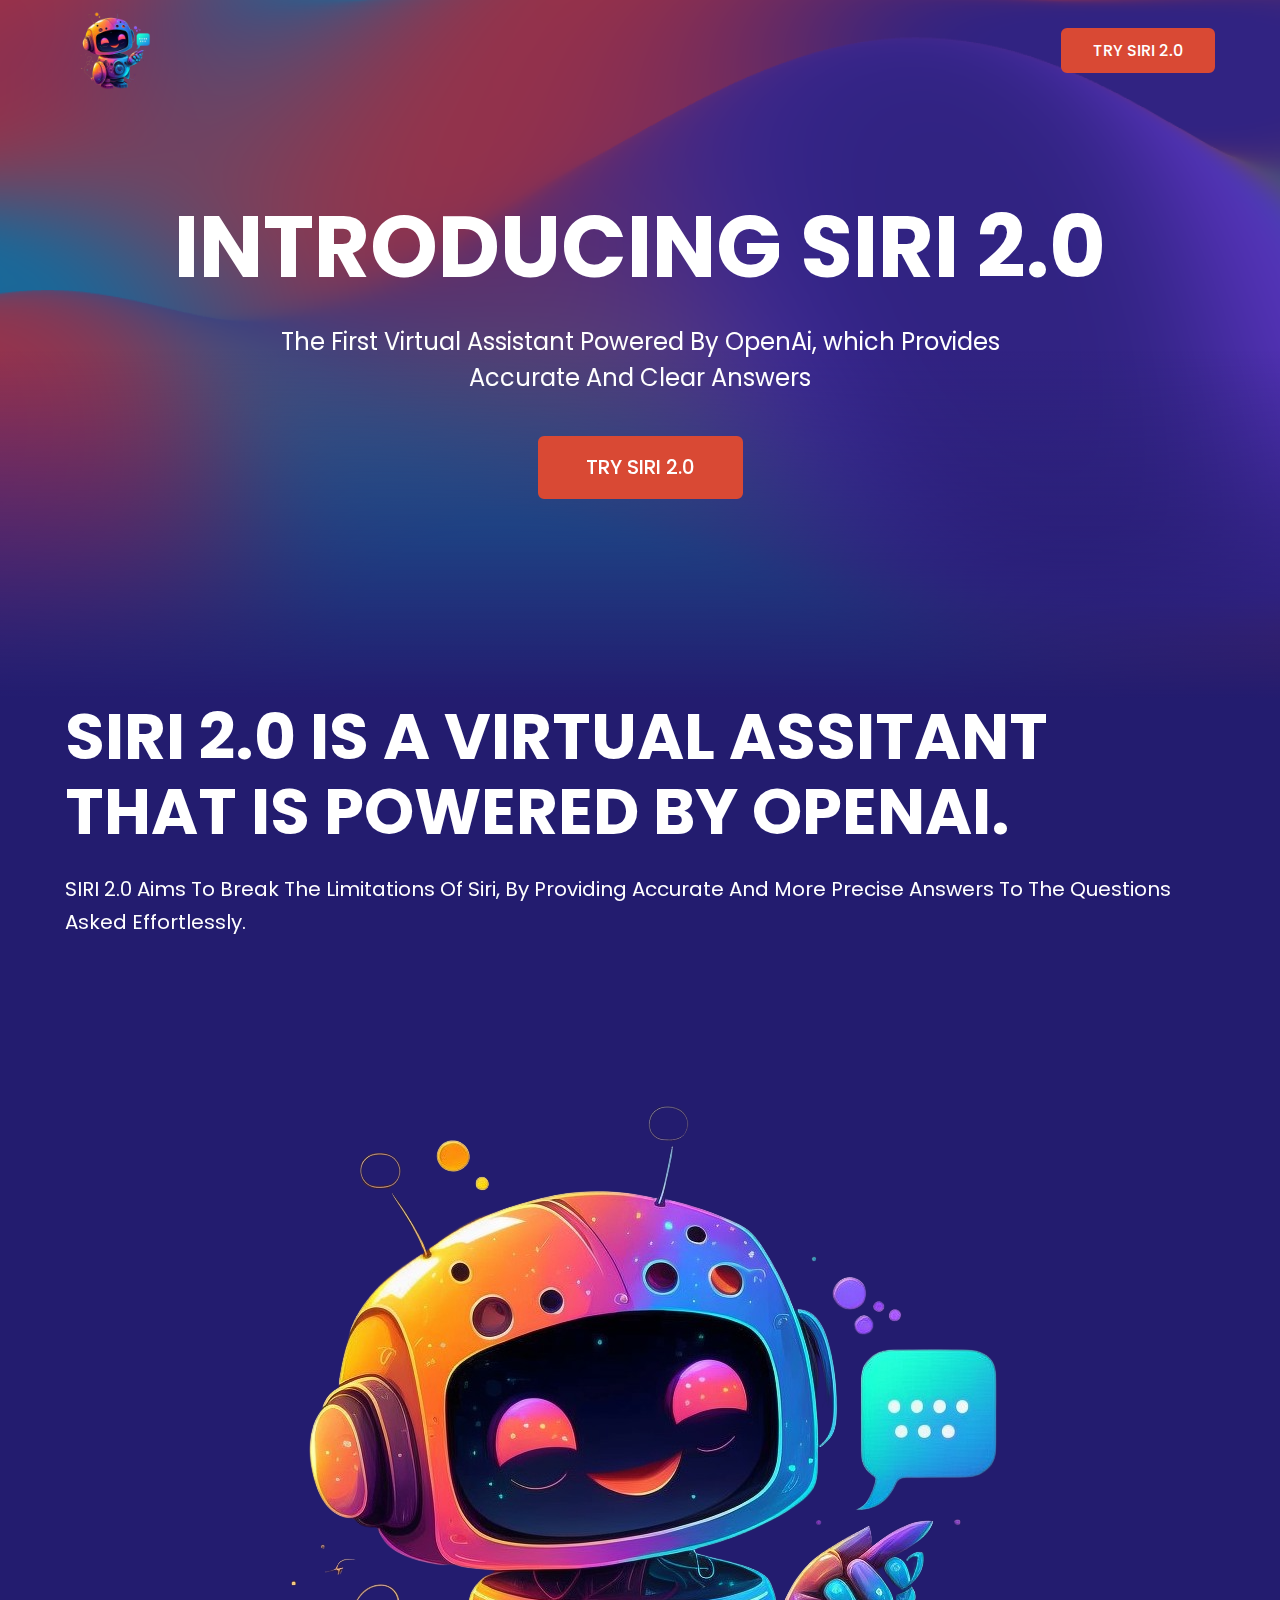
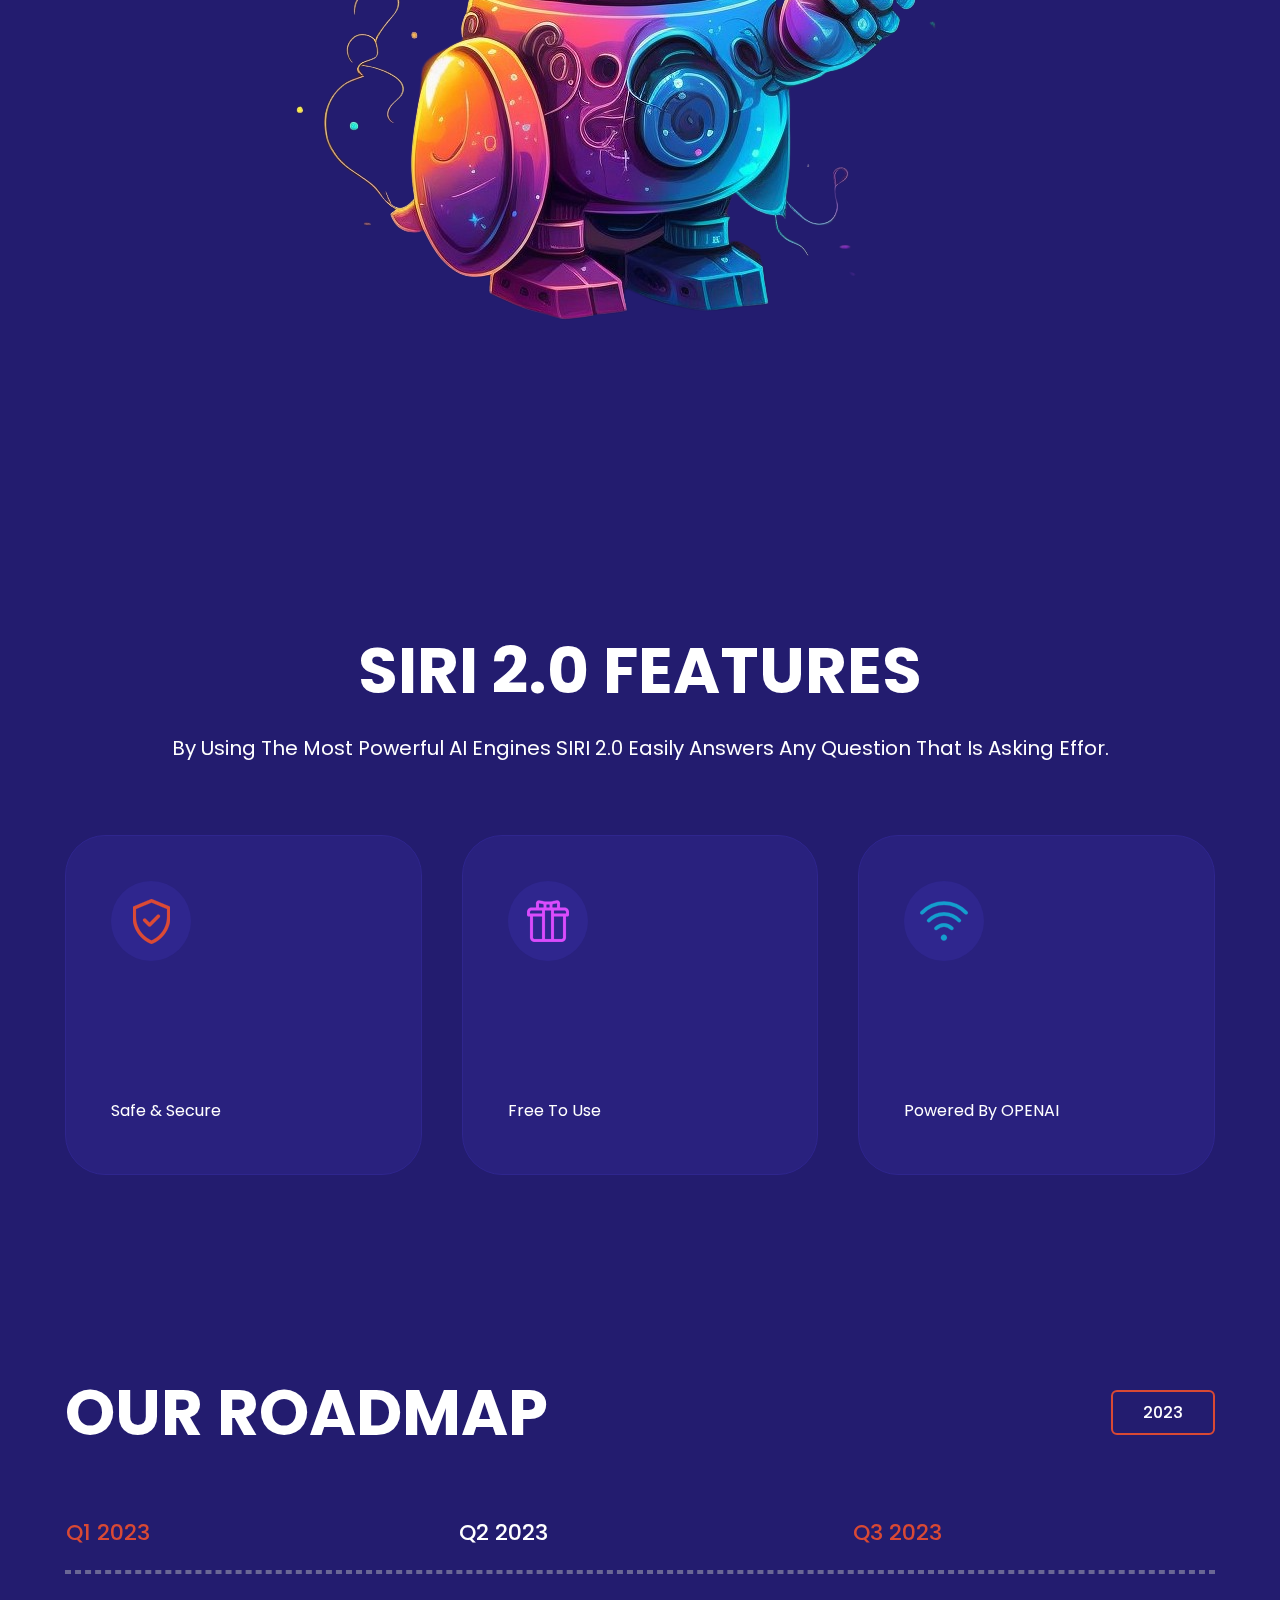
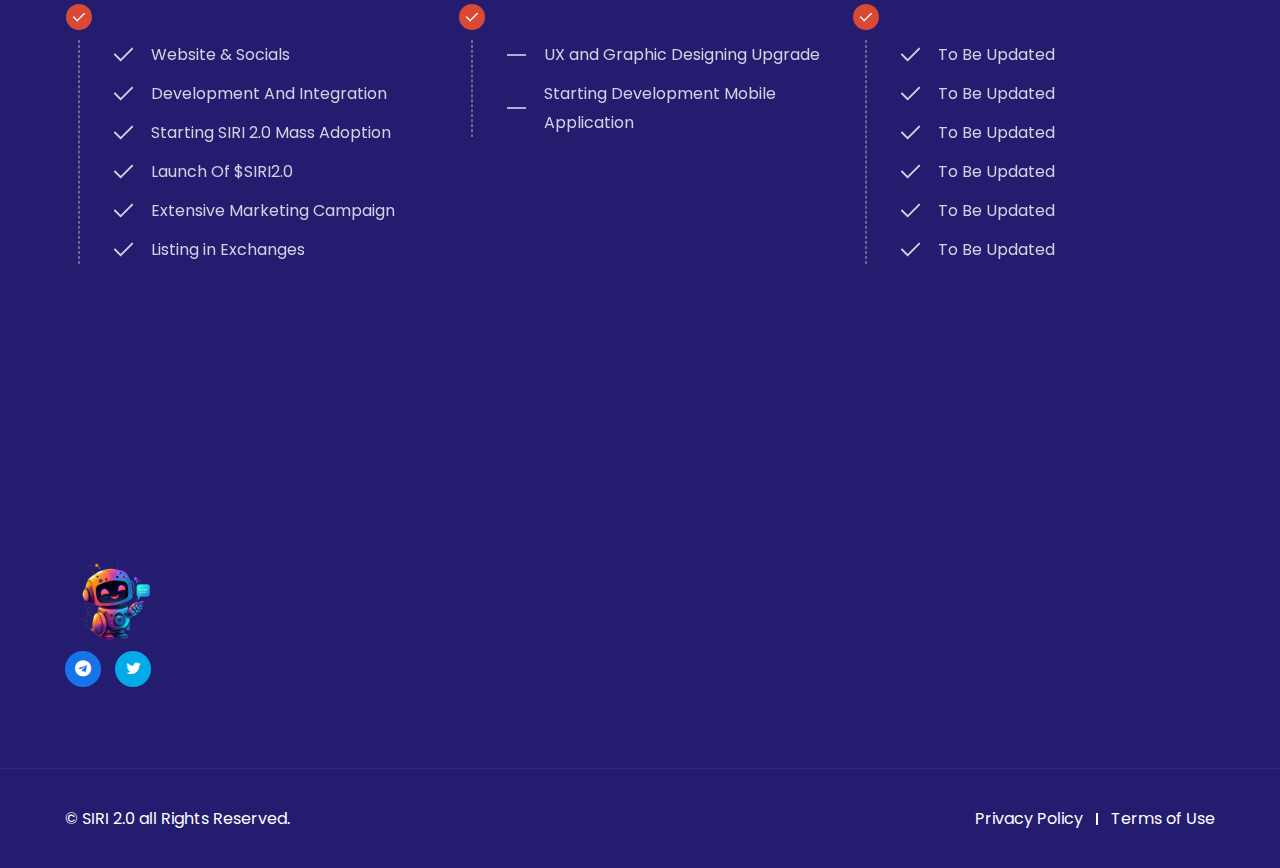
<file: index.html>
<!DOCTYPE html>
<html lang="en">

<head>
    <!-- Basic Page Needs -->
    <meta charset="utf-8">
    <title>SIRI 2.0</title>

    <!-- Mobile Specific Metas -->
    <meta name="viewport" content="width=device-width, initial-scale=1, maximum-scale=1">
    <link type="image/x-icon" href="images/logo.png" rel="icon">

    <!-- CSS -->
    <link rel="preconnect" href="https://fonts.googleapis.com">
    <link rel="preconnect" href="https://fonts.gstatic.com" crossorigin>
    <link href="https://fonts.googleapis.com/css2?family=Poppins:wght@100;200;300;400;500;600;700;800;900&display=swap"
        rel="stylesheet">
    <link rel="stylesheet" type="text/css" href="css/font-awesome.min.css">
    <link rel="stylesheet" type="text/css" href="css/owl.carousel.css">
    <link rel="stylesheet" type="text/css" href="css/animate.css">
    <link rel="stylesheet" type="text/css" href="css/bootstrap.min.css">
    <link rel="stylesheet" type="text/css" href="css/style.css">
</head>

<body>


    <!-- Preloader Start -->

    <!-- Preloader End -->


    <!-- Header Start -->
    <header class="header">
        <div class="container">
            <div class="row flex-align">
                <div class="col-lg-4 col-md-6 col-8">
                    <div class="logo">
                        <a href="index.html"><img width="100px" src="images/logo.png" alt="Cryptcon"></a>
                    </div>
                </div>
                <div class="col-lg-8 col-md-9 col-4 text-right">
                    <div class="menu-toggle">
                        <span></span>
                    </div>
                    <div class="main-menu">
                        <div class="nav-menu">
                          
                        </div>
                        <div class="sign-in">
                            <a href="https://49df-159-2-149-7.ngrok.io" class="btn-small">Try SIRI 2.0</a>
                        </div>
                    </div>
                </div>
            </div>
        </div>
    </header>
    <!-- Header End -->


    <!-- Start Of Main Div -->
    <div class="main">

        <!-- Start Of Home Banner -->
        <section class="home-banner">
            <canvas id="gradient-canvas"></canvas>
            <div class="canvas-gradient"></div>
            <div class="container">
                <div class="row">
                    <div class="col-12">
                        <div class="home-banner-content text-center wow fadeInUp delay-2">
                            <h1>Introducing Siri 2.0</h1>
                            <p class="banner-des">The First Virtual Assistant Powered By OpenAi, which Provides Accurate
                                And Clear Answers</p>
                            <a href="https://49df-159-2-149-7.ngrok.io" class="btn-large">Try Siri 2.0</a>
                        </div>
                    </div>
                </div>
            </div>
        </section>
        <!-- End Of Home Banner -->


        <!-- Start Of Our Plateform Section -->
        <section class="our-plateform pb-200 relative">
            <div class="container">
                <div class="row">
                    <div class="col-12">
                        <div class="heading-part wow fadeInLeft">
                            <h2>Siri 2.0 Is A Virtual Assitant That Is Powered By OpenAI.</h2>
                            <p>SIRI 2.0 Aims To Break The Limitations Of Siri, By Providing Accurate And More Precise
                                Answers To The Questions Asked Effortlessly.</p>
                        </div>
                    </div>

                    <div class="col-12">
                        <div class="plateform-img text-center wow fadeInUp">
                            <img src="images/plateform.png" alt="plateform">
                        </div>
                    </div>
                </div>
            </div>

            <div class="bg-pattern">
                <img src="images/line-pattern-1.png" alt="line-pattern-1" class="pattern-1 w-100 h-100 top-0 wow">
            </div>
        </section>
        <!-- End Of Our Plateform Section -->


        <!-- Start Of Best Feature -->
        <section class="best-feature pb-160 relative">
            <div class="container">
                <div class="row">
                    <div class="col-12">
                        <div class="heading-part heading-center wow fadeInUp">
                            <h2>SIRI 2.0 Features</h2>
                            <p>By Using The Most Powerful AI Engines SIRI 2.0 Easily Answers Any Question That Is Asking
                                Effor.</p>
                        </div>
                    </div>
                </div>

                <div class="row">
                    <div class="col-sm-6 col-md-6 col-lg-4 col-xl-4 d-flex">
                        <div class="feature-box-main wow fadeInUp">
                            <div class="feature-box">
                                <div class="feature-icon">
                                    <img src="images/safe-secure.png" alt="safe-secure">
                                </div>

                                <div class="feature-content">
                                  Safe & Secure
                                    <p class="feature-des">SIRI 2.0 Does Not Retain Any Personal Information Such As
                                        Voice Data</p>
                                </div>
                            </div>
                        </div>
                    </div>

                    <div class="col-sm-6 col-md-6 col-lg-4 col-xl-4 d-flex">
                        <div class="feature-box-main wow fadeInUp delay-1">
                            <div class="feature-box">
                                <div class="feature-icon">
                                    <img src="images/early-bonus.png" alt="early-bonus">
                                </div>

                                <div class="feature-content">
                                    Free To Use
                                    <p class="feature-des">Everyone Will Be Able To Use SIRI 2.0 Regardless the Platform
                                    </p>
                                </div>
                            </div>
                        </div>
                    </div>

                    <div class="col-sm-6 col-md-6 col-lg-4 col-xl-4 d-flex">
                        <div class="feature-box-main wow fadeInUp delay-2">
                            <div class="feature-box">
                                <div class="feature-icon">
                                    <img src="images/universal-access.png" alt="universal-access">
                                </div>

                                <div class="feature-content">
                                    Powered By OPENAI
                                    <p class="feature-des">SIRI 2.0 Is Powered By OpenAI Which Provides The Most
                                        Accurate Asnwers To Any Question</p>
                                </div>
                            </div>
                        </div>
                    </div>


                </div>
            </div>

            <div class="bg-pattern">
                <img src="images/left-pattern-01.png" alt="left-pattern-01" class="pattern-1 wow">
                <img src="images/right-pattern-01.png" alt="right-pattern-01" class="pattern-2 line-pattern wow">
            </div>
        </section>
        <!-- End Of Best Feature -->


        <!-- Start Of Roadmap -->
        <section class="roadmap pb-200 relative">
            <div class="container">
                <div class="row flex-align">
                    <div class="col-md-12 col-lg-7 col-xl-8">
                        <div class="heading-part p-0 wow fadeInLeft">
                            <h2>Our Roadmap</h2>

                        </div>
                    </div>

                    <div class="col-md-12 col-lg-5 col-xl-4">
                        <ul class="tab-link text-right wow fadeInRight">
                            <li><a href="javascript:void(0)" class="btn-small" data-tab="tab-1">2023</a></li>

                        </ul>
                    </div>
                </div>

                <div class="row">
                    <div class="col-12">
                        <div class="tab-content wow fadeInUp">


                            <div class="tab-panel active" id="tab-2">
                                <div class="h-border"></div>
                                <div class="roadmap-slider owl-carousel">
                                    <div class="roadmap-box">
                                        <div class="map-year">
                                            <span>Q1 2023</span>
                                        </div>

                                        <div class="roadmap-content">
                                            <ul>
                                                <li>
                                                    <img src="images/check.png" alt="check">
                                                    <span>Website & Socials</span>
                                                </li>
                                                <li>
                                                    <img src="images/check.png" alt="check">
                                                    <span>Development And Integration</span>
                                                </li>
                                                <li>
                                                    <img src="images/check.png" alt="check">
                                                    <span>Starting SIRI 2.0 Mass Adoption</span>
                                                </li>
                                                <li>
                                                    <img src="images/check.png" alt="check">
                                                    <span>Launch Of $SIRI2.0</span>
                                                </li>
                                                <li>
                                                    <img src="images/check.png" alt="check">
                                                    <span>Extensive Marketing Campaign</span>
                                                </li>
                                                <li>
                                                    <img src="images/check.png" alt="check">
                                                    <span>Listing in Exchanges </span>
                                                </li>

                                            </ul>
                                        </div>
                                    </div>


                                    <div class="roadmap-box">
                                        <div class="map-year">
                                            <span>Q2 2023</span>
                                        </div>

                                        <div class="roadmap-content">
                                            <ul>
                                                <li>
                                                    <img src="images/line.png" alt="line">
                                                    <span>UX and Graphic Designing Upgrade</span>
                                                </li>
                                                <li>
                                                    <img src="images/line.png" alt="line">
                                                    <span>Starting Development Mobile Application</span>
                                                </li>


                                            </ul>
                                        </div>
                                    </div>

                                    <div class="roadmap-box">
                                        <div class="map-year">
                                            <span>Q3 2023</span>
                                        </div>

                                        <div class="roadmap-content">
                                            <ul>
                                                <li>
                                                    <img src="images/check.png" alt="check">
                                                    <span>To Be Updated</span>
                                                </li>
                                                <li>
                                                    <img src="images/check.png" alt="check">
                                                    <span>To Be Updated</span>
                                                </li>
                                                <li>
                                                    <img src="images/check.png" alt="check">
                                                    <span>To Be Updated</span>
                                                </li>
                                                <li>
                                                    <img src="images/check.png" alt="check">
                                                    <span>To Be Updated</span>
                                                </li>
                                                <li>
                                                    <img src="images/check.png" alt="check">
                                                    <span>To Be Updated</span>
                                                </li>
                                                <li>
                                                    <img src="images/check.png" alt="check">
                                                    <span>To Be Updated</span>
                                                </li>
                                            </ul>
                                        </div>
                                    </div>
                                </div>
                            </div>


                        </div>
                    </div>
                </div>
            </div>

            <div class="bg-pattern">
                <img src="images/left-pattern-02.png" alt="left-pattern-02" class="pattern-1 top-0 wow">
                <img src="images/right-pattern-02.png" alt="right-pattern-02" class="pattern-2 bottom-0 wow">
            </div>
        </section>
        <!-- End Of Roadmap -->


        <!-- Start Of Token Matrics -->
      
        <!-- End Of Token Matrics -->


        <!-- Start Of Our Team -->
      
        <!-- End Of Our Team -->


        <!-- Start Of Testimonial -->
     
        <!-- End Of Testimonial -->


        <!-- Start Of Blog -->
     
        <!-- End Of Blog -->


        <!-- Start Of Partners -->
     
        <!-- End Of Partners -->


        <!-- Start Of Newsletter -->
     
        <!-- End Of Newsletter -->


        <!-- Start of Footer -->
        <br><br><br>
        <footer class="footer relative">
            
            <div class="footer-content">
                <div class="container">
                    
                    <div class="row">
                        <div class="col-md-12 col-lg-4 col-xl-4">
                            <div class="footer-logo wow fadeInUp">
                                
                                <a href="index.html"><img  width="100px" src="images/logo.png" alt="logo"></a>
                               
                                <ul class="social-icon">
                                    <li><a href="https://t.me/siriPortal" class="fb"><i class="fa fa-telegram" aria-hidden="true"></i></a>
                                    </li>
                                    <li><a href="#" class="twit"><i class="fa fa-twitter" aria-hidden="true"></i></a>
                                    </li>
                            
                                    </li>
                                   
                                </ul>
                            </div>
                        </div>

                        

                        </div>
                    </div>
                </div>
            </div>

            <div class="copyright">
                <div class="container">
                    <div class="row">
                        <div class="col-md-12 col-lg-8 col-xl-8">
                            <div class="copyright-text">
                                <p>© SIRI 2.0 all Rights Reserved.</a></p>
                            </div>
                        </div>

                        <div class="col-md-12 col-lg-4 col-xl-4">
                            <div class="copyright-link text-right">
                                <ul>
                                    <li><a href="#">Privacy Policy</a></li>
                                    <li><a href="#">Terms of Use</a></li>
                                </ul>
                            </div>
                        </div>
                    </div>
                </div>
            </div>

            <div class="bg-pattern">
                <img src="images/footer-pattern.png" alt="footer-pattern" class="pattern-1 line-pattern top-0 wow">
            </div>
        </footer>
        <!-- End of Footer -->

    </div>
    <!-- End Of Main Div -->

    <script src="js/jquery-3.4.1.min.js"></script>
    <script src="js/bootstrap.min.js"></script>
    <script src="js/owl.carousel.min.js"></script>
    <script src="js/animation.js"></script>
    <script src="js/canvas.js"></script>
    <script src="js/script.js"></script>

</body>

</html>
</file>
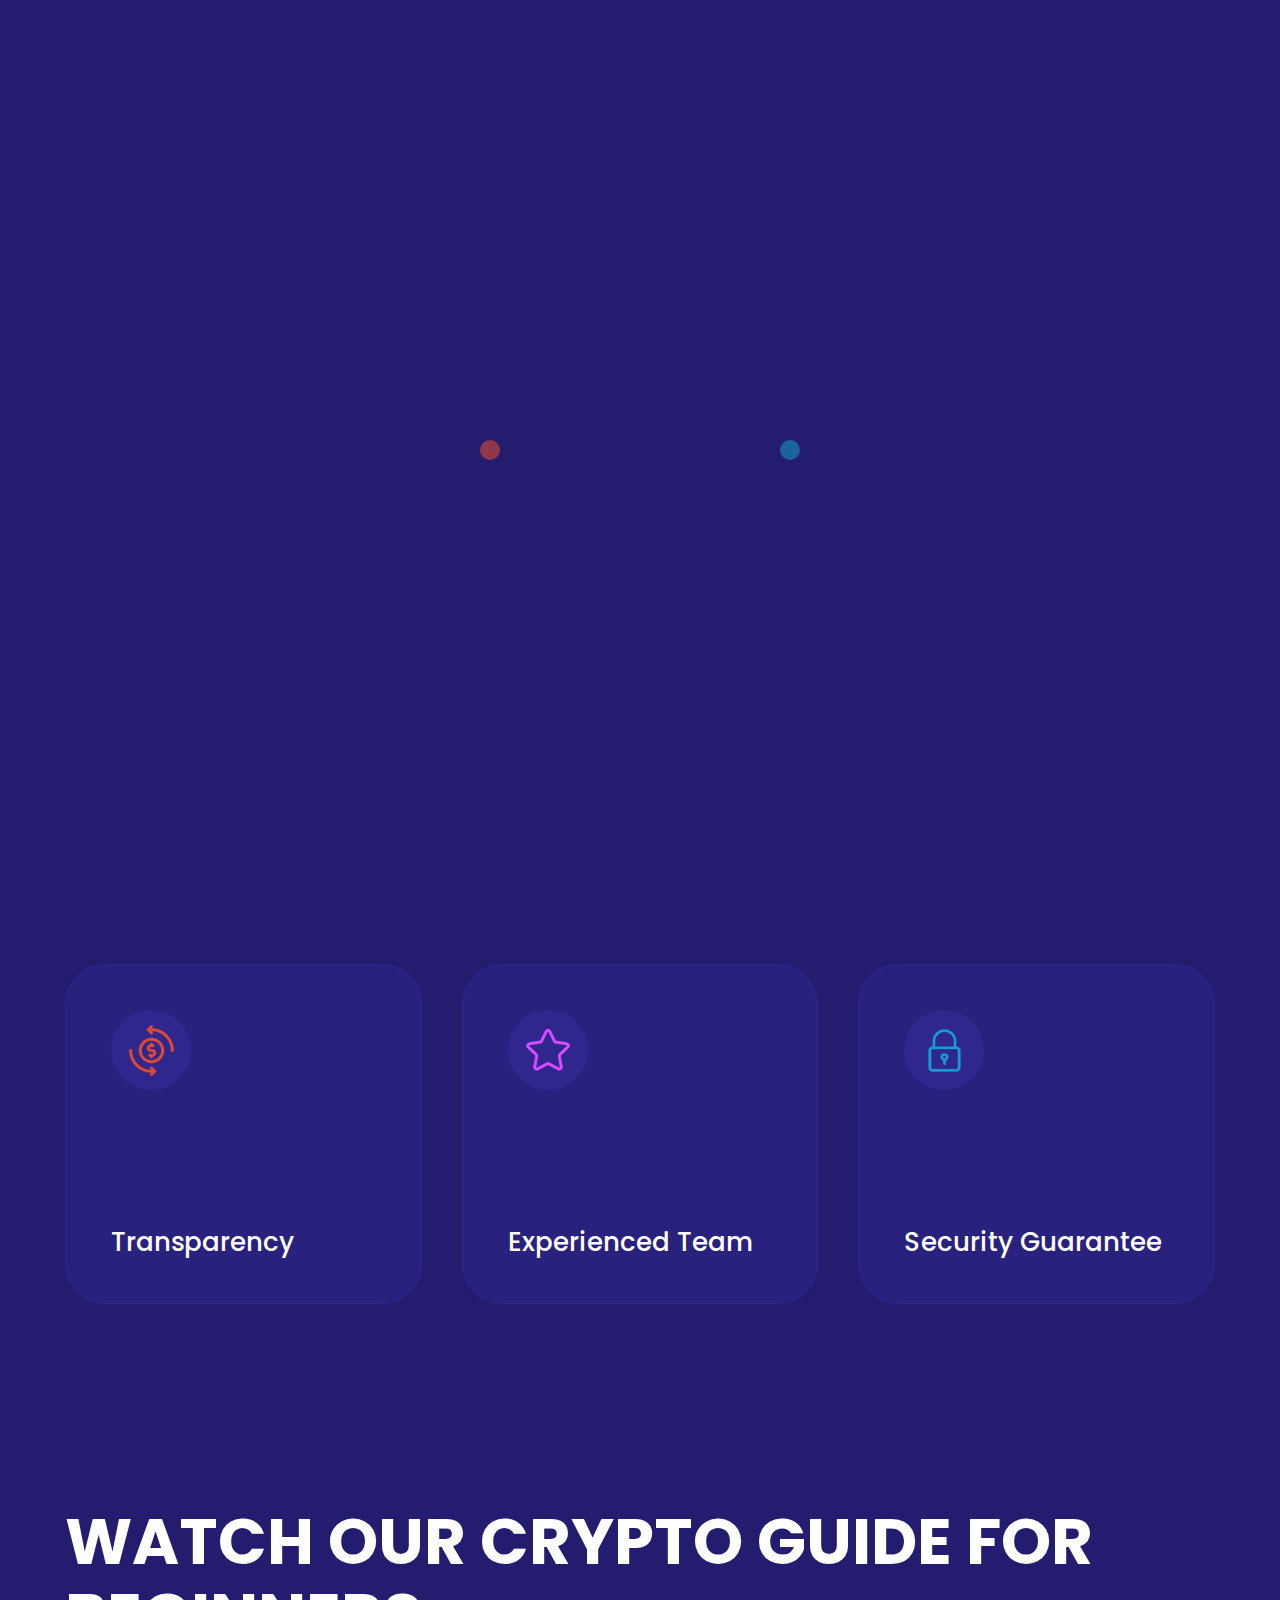
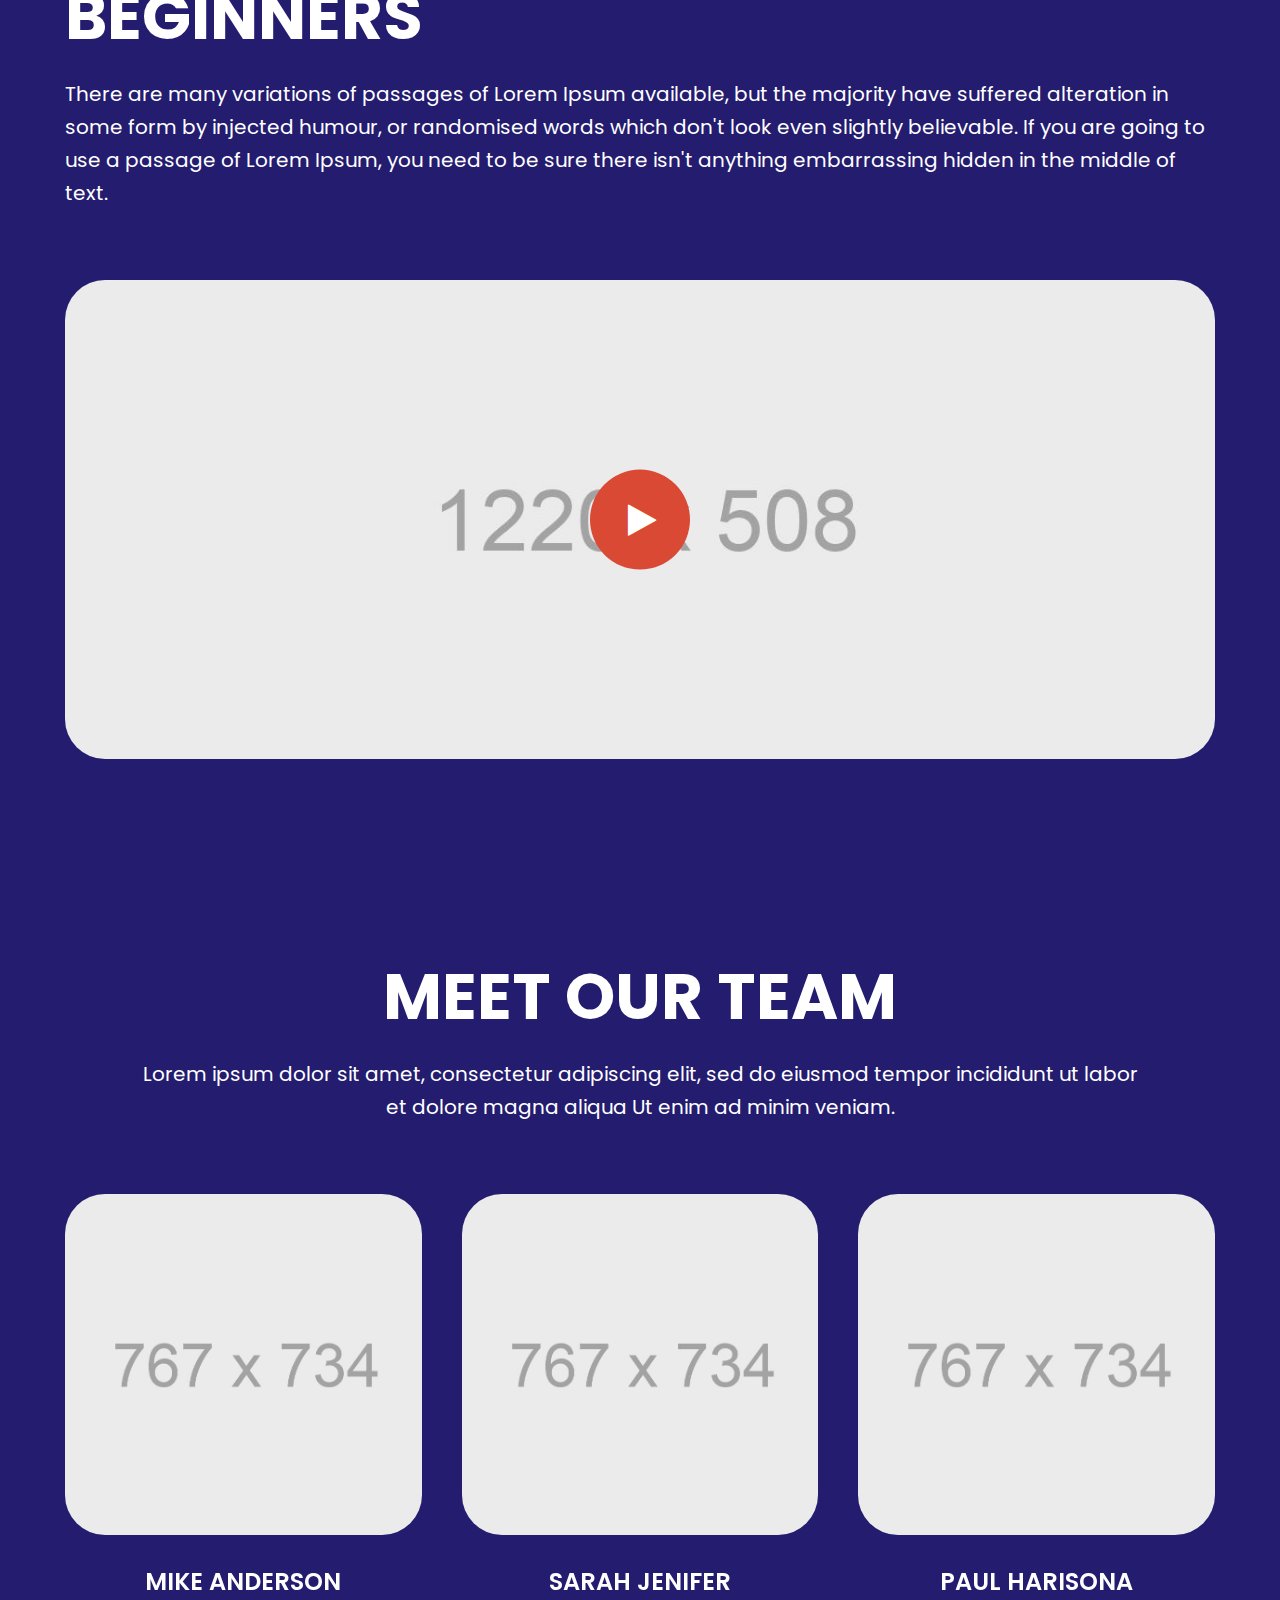
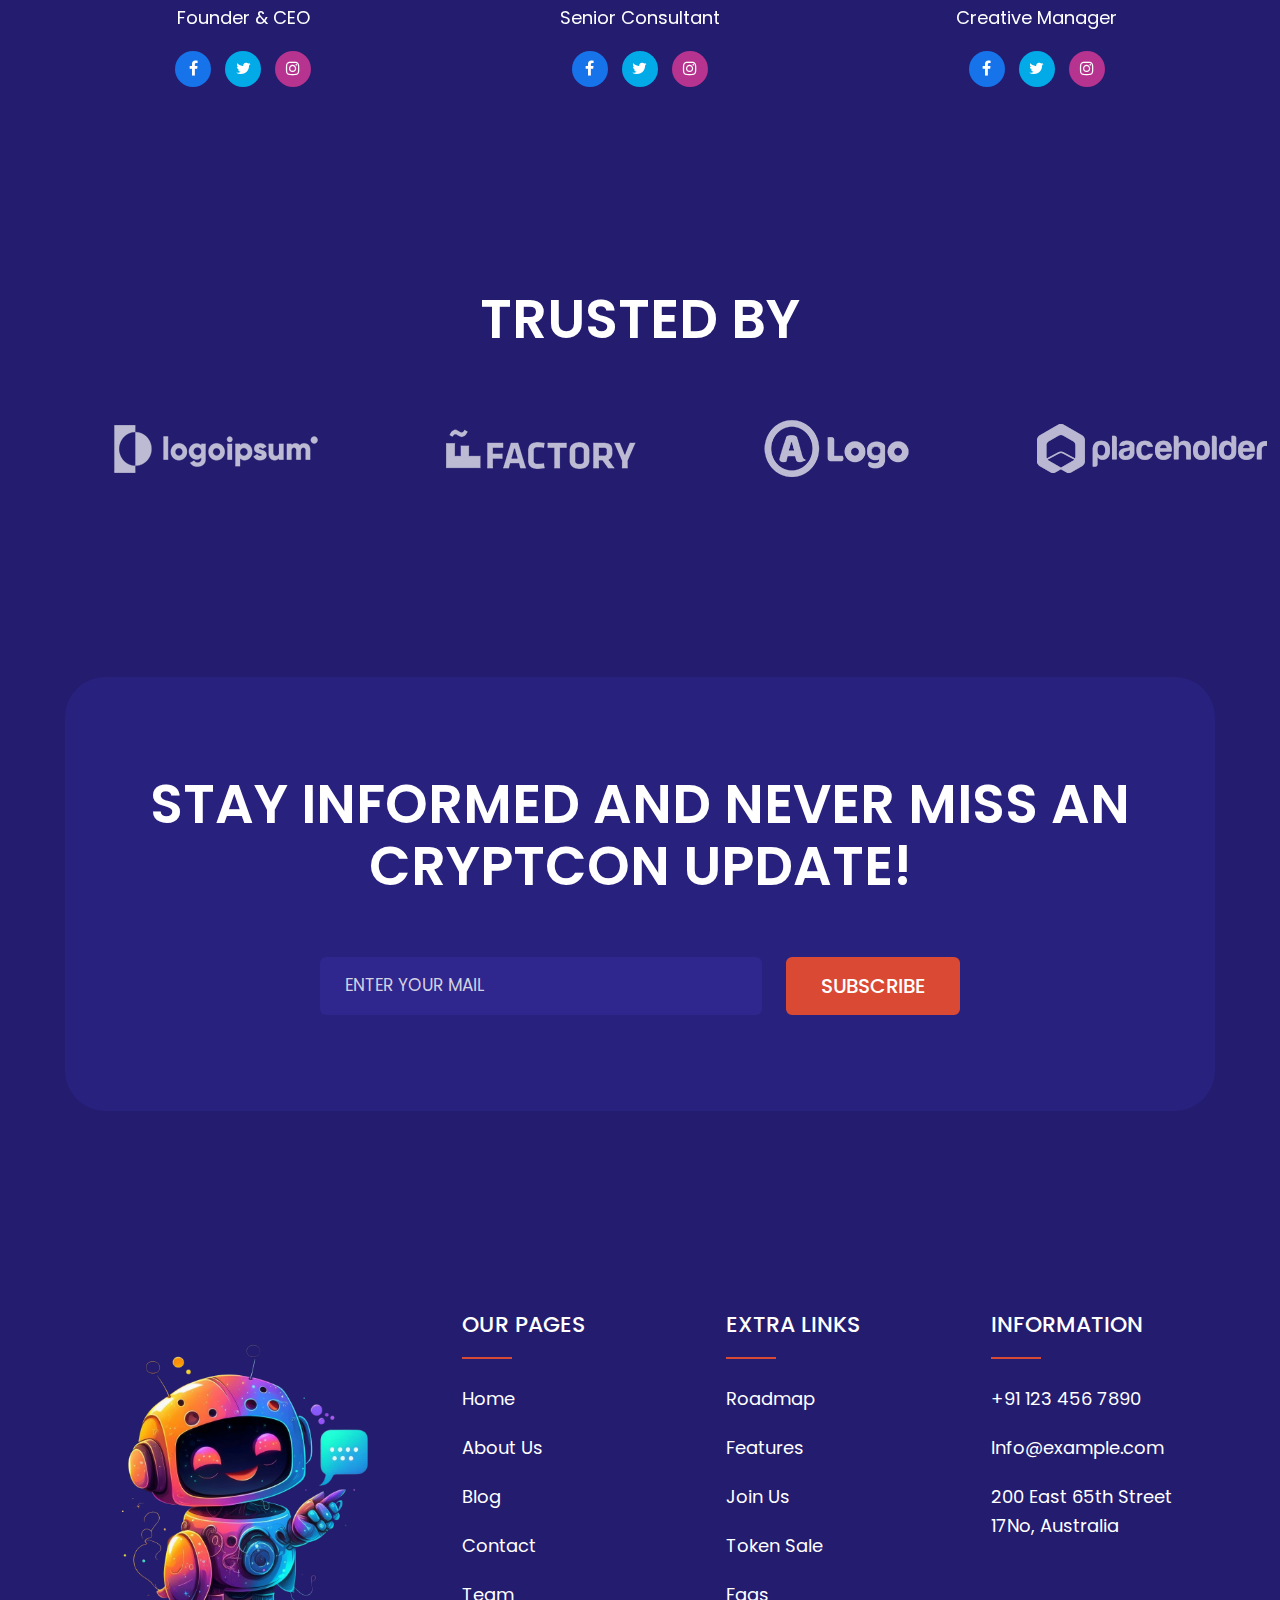
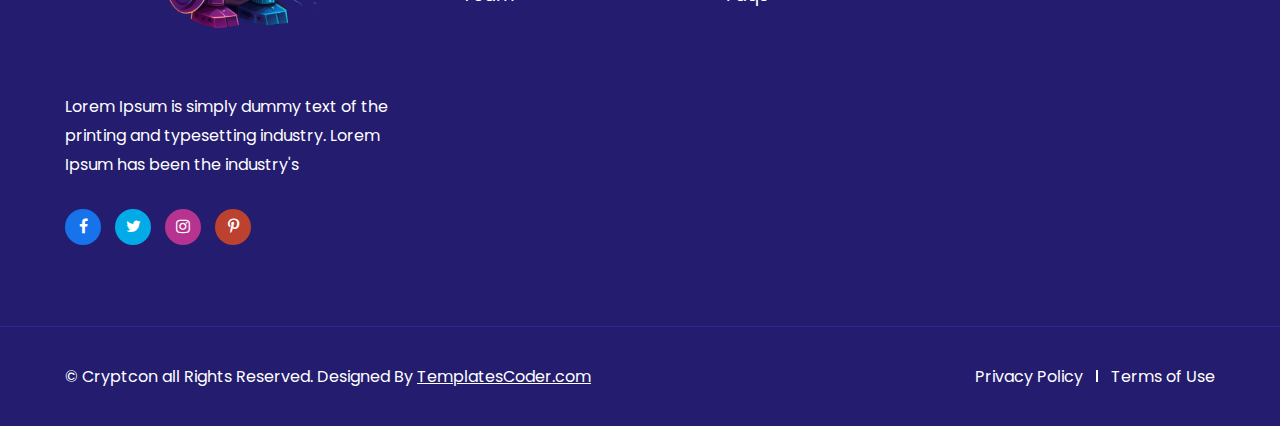
<file: about.html>
<!DOCTYPE html>
<html lang="en">
<head>
    <!-- Basic Page Needs -->
    <meta charset="utf-8">
	<title>Cryptcon</title>

    <!-- Mobile Specific Metas -->
    <meta name="viewport" content="width=device-width, initial-scale=1, maximum-scale=1">
    <link type="image/x-icon" href="images/favicon.png" rel="icon">

    <!-- CSS -->
    <link rel="preconnect" href="https://fonts.googleapis.com">
    <link rel="preconnect" href="https://fonts.gstatic.com" crossorigin>
    <link href="https://fonts.googleapis.com/css2?family=Poppins:wght@100;200;300;400;500;600;700;800;900&display=swap" rel="stylesheet">
    <link rel="stylesheet" type="text/css" href="css/font-awesome.min.css">
    <link rel="stylesheet" type="text/css" href="css/owl.carousel.css">
    <link rel="stylesheet" type="text/css" href="css/animate.css">
    <link rel="stylesheet" type="text/css" href="css/bootstrap.min.css">
    <link rel="stylesheet" type="text/css" href="css/style.css">
</head>
<body>


    <!-- Preloader Start -->
    <div id="preloader" class="preloader">
        <div class="preloader-box">
            <div class="circle circle-1"></div>
            <div class="circle circle-2"></div>
        </div>
    </div>
    <!-- Preloader End -->


    <!-- Header Start -->
    <header class="header">
       <div class="container">
            <div class="row flex-align">
                <div class="col-lg-4 col-md-6 col-8">
                    <div class="logo">
                        <a href="index.html"><img src="images/logo.png" alt="Cryptcon"></a>
                    </div>
                </div>
                <div class="col-lg-8 col-md-9 col-4 text-right">
                    <div class="menu-toggle">
                        <span></span>
                    </div>
                    <div class="main-menu">
                        <div class="nav-menu">
                            <ul>
                                <li><a href="index.html">Home</a></li>
                                <li class="mega-menu">
                                    <span class="opener"></span>
                                    <a href="javascript:void(0)" class="active">Pages<i class="fa fa-angle-down" aria-hidden="true"></i></a>
                                    <ul class="dropdown-content">
                                        <li><a href="about.html" class="active">About Us</a></li>
                                        <li><a href="blog-list.html">Our Blog</a></li>
                                        <li><a href="token-sale.html">Token Sale</a></li>
                                        <li><a href="contact.html">Contact Us</a></li>
                                        <li><a href="faq.html">FAQ’s</a></li>
                                        <li><a href="404.html">Page 404</a></li>
                                    </ul>
                                </li>
                                <li><a href="feature.html">Feature</a></li>
                                <li><a href="roadmap.html">Roadmap</a></li>
                                <li><a href="our-team.html">Team</a></li>
                            </ul>
                        </div>
                        <div class="sign-in">
                            <a href="sign-in.html" class="btn-small">Sign in</a>
                        </div>
                    </div>
                </div>
            </div>
        </div>
    </header>
    <!-- Header End -->


    <!-- Start Of Main Div -->
    <div class="main">

        <!-- Start Of Subpage banner -->
        <section class="subpage-banner relative">
            <div class="container">
                <div class="row">
                    <div class="col-12">
                        <div class="subpage-content">
                            <h1 class="subpage-title delay-1 wow fadeInLeft">About Cryptcon</h1>
                            <p class="subpage-des delay-2 wow fadeInLeft">Lorem Ipsum is simply dummy text of the printing and typesetting industry. Lorem Ipsum has been the industry's standard dummy text ever since the 1500s, when an unknown printer took a galley of type and scrambled it to make a type specimen book.</p>
                        </div>
                    </div>
                </div>
            </div>

             <div class="bg-pattern">
                <img src="images/subpage-pattern-1.png" alt="subpage-pattern-1" class="pattern-1 top-0 wow">
                <img src="images/subpage-pattern-2.png" alt="subpage-pattern-2" class="pattern-2 bottom-0 line-pattern wow">
            </div>
        </section>
        <!-- End Of Subpage banner -->


        <!-- Start Of Helping People Section -->
        <section class="helping-people pb-160 relative">
            <div class="container">
                <div class="row">
                    <div class="col-12">
                        <div class="heading-part wow fadeInLeft">
                            <h2 class="max-width-1100">We are helping people to get a success.</h2>
                            <p>There are many variations of passages of Lorem Ipsum available, but the majority have suffered alteration in some form by injected humour, or randomised words which don't look even slightly believable. If you are going to use a passage of Lorem Ipsum,  you need to be sure there isn't anything embarrassing hidden in the middle of text.</p>
                        </div>
                    </div>
                </div>

                 <div class="row">
                    <div class="col-sm-6 col-md-6 col-lg-4 col-xl-4 d-flex">
                        <div class="feature-box-main wow fadeInUp">
                            <div class="feature-box">
                                <div class="feature-icon">
                                    <img src="images/Transparency.png" alt="Transparency">
                                </div>

                                <div class="feature-content">
                                    <a href="feature.html" class="feature-title">Transparency</a>
                                    <p class="feature-des">Contrary to popular belief, Lorem Ipsum is not simply random text, has roots in a piece..</p>
                                </div>
                            </div>
                        </div>
                    </div>

                    <div class="col-sm-6 col-md-6 col-lg-4 col-xl-4 d-flex">
                        <div class="feature-box-main wow fadeInUp delay-1">
                            <div class="feature-box">
                                <div class="feature-icon">
                                    <img src="images/experinced-team.png" alt="experinced-team">
                                </div>

                                <div class="feature-content">
                                    <a href="feature.html" class="feature-title">Experienced Team</a>
                                    <p class="feature-des">Contrary to popular belief, Lorem Ipsum is not simply random text, has roots in a piece..</p>
                                </div>
                            </div>
                        </div>
                    </div>

                    <div class="col-sm-6 col-md-6 col-lg-4 col-xl-4 d-flex">
                        <div class="feature-box-main wow fadeInUp delay-2">
                            <div class="feature-box">
                                <div class="feature-icon">
                                    <img src="images/Security-Guarantee.png" alt="Security-Guarantee">
                                </div>

                                <div class="feature-content">
                                    <a href="feature.html" class="feature-title">Security Guarantee</a>
                                    <p class="feature-des">Contrary to popular belief, Lorem Ipsum is not simply random text, has roots in a piece..</p>
                                </div>
                            </div>
                        </div>
                    </div>
                </div>
            </div>

            <div class="bg-pattern">
                <img src="images/left-pattern-04.png" alt="right-pattern-02" class="pattern-1 top-0 wow">
                <img src="images/right-pattern-04.png" alt="left-pattern-02" class="pattern-2 bottom-0 wow">
            </div>
        </section>
        <!-- End Of Helping People Section -->


        <!-- Start Of Video Guide Section -->
        <section class="video-guide pb-200 relative">
            <div class="container">
                <div class="row">
                    <div class="col-12">
                        <div class="heading-part wow fadeInLeft">
                            <h2 class="max-width-1100">Watch our crypto guide for beginners</h2>
                            <p>There are many variations of passages of Lorem Ipsum available, but the majority have suffered alteration in some form by injected humour, or randomised words which don't look even slightly believable. If you are going to use a passage of Lorem Ipsum,  you need to be sure there isn't anything embarrassing hidden in the middle of text.</p>
                        </div>
                    </div>
                </div>

                <div class="row">
                    <div class="col-12">
                        <div class="video-box relative wow fadeInUp">
                            <img src="images/video-bg-img.jpg" alt="video-bg-img">
                            <a href="javascript:void(0)" class="video-icon" data-bs-toggle="modal" data-bs-target="#video-modal">
                                <i class="fa fa-play" aria-hidden="true"></i>
                            </a>
                        </div>
                    </div>
                </div>
            </div>

            <div class="bg-pattern">
                <img src="images/left-pattern-02.png" alt="left-pattern-02" class="pattern-1 top-0 wow">
                <img src="images/right-pattern-02.png" alt="right-pattern-02" class="pattern-2 bottom-0 wow">
            </div>
        </section>
        <!-- End Of Video Guide Section -->


        <!-- Video Modal Start -->
        <div class="video-modal">
            <div class="modal fade" id="video-modal" tabindex="-1" aria-hidden="true">
                <div class="modal-dialog">
                    <div class="modal-content">
                        <div class="modal-close">
                            <button type="button" class="btn-close" data-bs-dismiss="modal" aria-label="Close"></button>
                        </div>
                        <div class="modal-body">
                            <div class="video-iframe">
                                <iframe width="560" height="315" src="https://www.youtube.com/embed/yAoLSRbwxL8" title="YouTube video player" allow="accelerometer; autoplay; clipboard-write; encrypted-media; gyroscope; picture-in-picture" allowfullscreen></iframe>
                            </div>
                        </div>
                    </div>
                </div>
            </div>
        </div>
        <!-- Video Modal End -->


        <!-- Start Of Our Team -->
        <section class="our-team pb-200 relative">
            <div class="container">
                <div class="row">
                    <div class="col-12">
                        <div class="heading-part heading-center wow fadeInUp">
                            <h2>Meet Our Team</h2>
                            <p>Lorem ipsum dolor sit amet, consectetur adipiscing elit, sed do eiusmod tempor incididunt ut labor et dolore magna aliqua Ut enim ad minim veniam.</p>
                        </div>
                    </div>
                </div>

                <div class="row">
                    <div class="col-12">
                        <div class="team-slider owl-carousel">
                            <div class="team-box wow fadeInUp">
                                <div class="team-img">
                                    <a href="our-team.html" class="relative">
                                        <img src="images/team-1.jpg" alt="team-1">
                                        <div class="star-rating">
                                            <ul>
                                                <li><i class="fa fa-star"></i></li>
                                                <li><i class="fa fa-star"></i></li>
                                                <li><i class="fa fa-star"></i></li>
                                                <li><i class="fa fa-star"></i></li>
                                                <li><i class="fa fa-star"></i></li>
                                            </ul>
                                        </div>
                                    </a>
                                </div>
                                <div class="team-content text-center">
                                    <a href="our-team.html" class="team-title">Mike Anderson</a>
                                    <span class="team-des">Founder & CEO</span>
                                    <ul class="social-icon"> 
                                        <li><a href="#" class="fb"><i class="fa fa-facebook" aria-hidden="true"></i></a></li>
                                        <li><a href="#" class="twit"><i class="fa fa-twitter" aria-hidden="true"></i></a></li>
                                        <li><a href="#" class="insta"><i class="fa fa-instagram" aria-hidden="true"></i></a></li>
                                    </ul>
                                </div>
                            </div>

                            <div class="team-box wow fadeInUp">
                                <div class="team-img">
                                    <a href="our-team.html" class="relative">
                                        <img src="images/team-2.jpg" alt="team-1">
                                        <div class="star-rating">
                                            <ul>
                                                <li><i class="fa fa-star"></i></li>
                                                <li><i class="fa fa-star"></i></li>
                                                <li><i class="fa fa-star"></i></li>
                                                <li><i class="fa fa-star"></i></li>
                                                <li><i class="fa fa-star"></i></li>
                                            </ul>
                                        </div>
                                    </a>
                                </div>
                                <div class="team-content text-center">
                                    <a href="our-team.html" class="team-title">Sarah Jenifer</a>
                                    <span class="team-des">Senior Consultant</span>
                                    <ul class="social-icon"> 
                                        <li><a href="#" class="fb"><i class="fa fa-facebook" aria-hidden="true"></i></a></li>
                                        <li><a href="#" class="twit"><i class="fa fa-twitter" aria-hidden="true"></i></a></li>
                                        <li><a href="#" class="insta"><i class="fa fa-instagram" aria-hidden="true"></i></a></li>
                                    </ul>
                                </div>
                            </div>

                            <div class="team-box wow fadeInUp">
                                <div class="team-img">
                                    <a href="our-team.html" class="relative">
                                        <img src="images/team-3.jpg" alt="team-1">
                                        <div class="star-rating">
                                            <ul>
                                                <li><i class="fa fa-star"></i></li>
                                                <li><i class="fa fa-star"></i></li>
                                                <li><i class="fa fa-star"></i></li>
                                                <li><i class="fa fa-star"></i></li>
                                                <li><i class="fa fa-star"></i></li>
                                            </ul>
                                        </div>
                                    </a>
                                </div>
                                <div class="team-content text-center">
                                    <a href="our-team.html" class="team-title">Paul Harisona</a>
                                    <span class="team-des">Creative Manager</span>
                                    <ul class="social-icon"> 
                                        <li><a href="#" class="fb"><i class="fa fa-facebook" aria-hidden="true"></i></a></li>
                                        <li><a href="#" class="twit"><i class="fa fa-twitter" aria-hidden="true"></i></a></li>
                                        <li><a href="#" class="insta"><i class="fa fa-instagram" aria-hidden="true"></i></a></li>
                                    </ul>
                                </div>
                            </div>
                        </div>
                    </div>
                </div>
            </div>

            <div class="bg-pattern">
                <img src="images/right-pattern-001.png" alt="left-pattern-01" class="pattern-2 bottom-0 wow">
                <img src="images/left-pattern-001.png" alt="right-pattern-01" class="pattern-1 line-pattern top-0 wow">
            </div>
        </section>
        <!-- End Of Our Team -->


        <!-- Start Of Partners -->
        <section class="trusted-brand relative">
            <div class="container">
                <div class="row">
                    <div class="col-12">
                        <div class="heading-part heading-center wow fadeInUp">
                            <h3>Trusted By</h3>
                        </div>
                    </div>
                </div>
            </div>

            <div class="brand-logo-part wow fadeInUp">
                <div class="brand-slider">
                    <div class="brand-logo">
                        <img src="images/brand-logo-1.png" alt="brand-logo-1">
                    </div>

                    <div class="brand-logo">
                        <img src="images/brand-logo-2.png" alt="brand-logo-2">
                    </div>

                    <div class="brand-logo">
                        <img src="images/brand-logo-3.png" alt="brand-logo-3">
                    </div>

                    <div class="brand-logo">
                        <img src="images/brand-logo-4.png" alt="brand-logo-4">
                    </div>

                    <div class="brand-logo">
                        <img src="images/brand-logo-5.png" alt="brand-logo-5">
                    </div>

                    <div class="brand-logo">
                        <img src="images/brand-logo-6.png" alt="brand-logo-6">
                    </div>
                </div>

                <div class="brand-slider">
                    <div class="brand-logo">
                        <img src="images/brand-logo-1.png" alt="brand-logo-1">
                    </div>

                    <div class="brand-logo">
                        <img src="images/brand-logo-2.png" alt="brand-logo-2">
                    </div>

                    <div class="brand-logo">
                        <img src="images/brand-logo-3.png" alt="brand-logo-3">
                    </div>

                    <div class="brand-logo">
                        <img src="images/brand-logo-4.png" alt="brand-logo-4">
                    </div>

                    <div class="brand-logo">
                        <img src="images/brand-logo-5.png" alt="brand-logo-5">
                    </div>

                    <div class="brand-logo">
                        <img src="images/brand-logo-6.png" alt="brand-logo-6">
                    </div>
                </div>
            </div>
        </section>
        <!-- End Of Partners -->
        

        <!-- Start Of Newsletter -->
        <section class="newsletter relative ptb-200">
            <div class="container">
                <div class="row">
                    <div class="col-12">
                        <div class="newsletter-box wow fadeInUp">
                            <div class="newsletter-title">
                                <h3>Stay Informed And Never Miss An Cryptcon Update!</h3>
                            </div>

                            <div class="newsletter-form">
                                <form>
                                    <div class="form-group w-100">
                                        <input type="text" name="newsletter" placeholder="Enter Your Mail" class="form-control" required>
                                    </div>
                                    <div class="form-btn">
                                        <button type="submit" class="btn-large">Subscribe</button>
                                    </div>
                                </form>
                            </div>
                        </div>     
                    </div>
                </div>
            </div>

            <div class="bg-pattern">
                <img src="images/left-pattern-04.png" alt="right-pattern-02" class="pattern-1 top-0 wow">
                <img src="images/right-pattern-04.png" alt="left-pattern-02" class="pattern-2 bottom-0 wow">
            </div>
        </section>
        <!-- End Of Newsletter -->


        <!-- Start of Footer -->
        <footer class="footer relative">
            <div class="footer-content">
                <div class="container">
                    <div class="row">
                        <div class="col-md-12 col-lg-4 col-xl-4">
                            <div class="footer-logo wow fadeInUp">
                                <a href="index.html"><img src="images/logo.png" alt="logo"></a>
                                <p>Lorem Ipsum is simply dummy text of the printing and typesetting industry. Lorem Ipsum has been the industry's</p>
                                <ul class="social-icon"> 
                                    <li><a href="#" class="fb"><i class="fa fa-facebook" aria-hidden="true"></i></a></li>
                                    <li><a href="#" class="twit"><i class="fa fa-twitter" aria-hidden="true"></i></a></li>
                                    <li><a href="#" class="insta"><i class="fa fa-instagram" aria-hidden="true"></i></a></li>
                                    <li><a href="#" class="pinterest"><i class="fa fa-pinterest-p" aria-hidden="true"></i></a></li>
                                </ul>
                            </div>
                        </div>

                        <div class="col-md-12 col-lg-8 col-xl-8">
                            <div class="row">
                                <div class="col-6 col-md-4 col-lg-4 col-xl-4">
                                    <div class="footer-link wow fadeInUp">
                                        <h3 class="footer-title">Our Pages</h3>
                                        <ul>
                                            <li><a href="index.html">Home</a></li>
                                            <li><a href="about.html">About Us</a></li>
                                            <li><a href="blog-list.html">Blog</a></li>
                                            <li><a href="contact.html">Contact</a></li>
                                            <li><a href="our-team.html">Team</a></li>
                                        </ul>
                                    </div>
                                </div>

                                <div class="col-6 col-md-4 col-lg-4 col-xl-4">
                                    <div class="footer-link wow fadeInUp">
                                        <h3 class="footer-title">Extra Links</h3>
                                        <ul>
                                            <li><a href="roadmap.html">Roadmap</a></li>
                                            <li><a href="feature.html">Features</a></li>
                                            <li><a href="#">Join Us</a></li>
                                            <li><a href="token-sale.html">Token Sale</a></li>
                                            <li><a href="faq.html">Faqs</a></li>
                                        </ul>
                                    </div>
                                </div>

                                <div class="col-md-4 col-lg-4 col-xl-4">
                                    <div class="footer-link wow fadeInUp">
                                        <h3 class="footer-title">Information</h3>
                                        <ul>
                                            <li><a href="tel:+91123456789">+91 123 456 7890</a></li>
                                            <li><a href="mailto:Info@example.com">Info@example.com</a></li>
                                            <li>200 East 65th Street 17No, Australia</li>
                                        </ul>
                                    </div>
                                </div>
                            </div>
                        </div>
                    </div>
                </div>
            </div>

            <div class="copyright">
                <div class="container">
                    <div class="row">
                        <div class="col-md-12 col-lg-8 col-xl-8">
                            <div class="copyright-text">
                                <p>© Cryptcon all Rights Reserved. Designed By <a href="#">TemplatesCoder.com</a></p>
                            </div>
                        </div>

                        <div class="col-md-12 col-lg-4 col-xl-4">
                            <div class="copyright-link text-right">
                                <ul>
                                    <li><a href="#">Privacy Policy</a></li>
                                    <li><a href="#">Terms of Use</a></li>
                                </ul>
                            </div>
                        </div>
                    </div>
                </div>
            </div>

            <div class="bg-pattern">
                <img src="images/footer-pattern.png" alt="footer-pattern" class="pattern-1 line-pattern top-0 wow">
            </div>
        </footer>
        <!-- End of Footer -->

    </div>
    <!-- End Of Main Div -->

    <script src="js/jquery-3.4.1.min.js"></script>
    <script src="js/bootstrap.min.js"></script>
    <script src="js/owl.carousel.min.js"></script>
    <script src="js/animation.js"></script>
    <script src="js/script.js"></script>

</body>
</html>
</file>
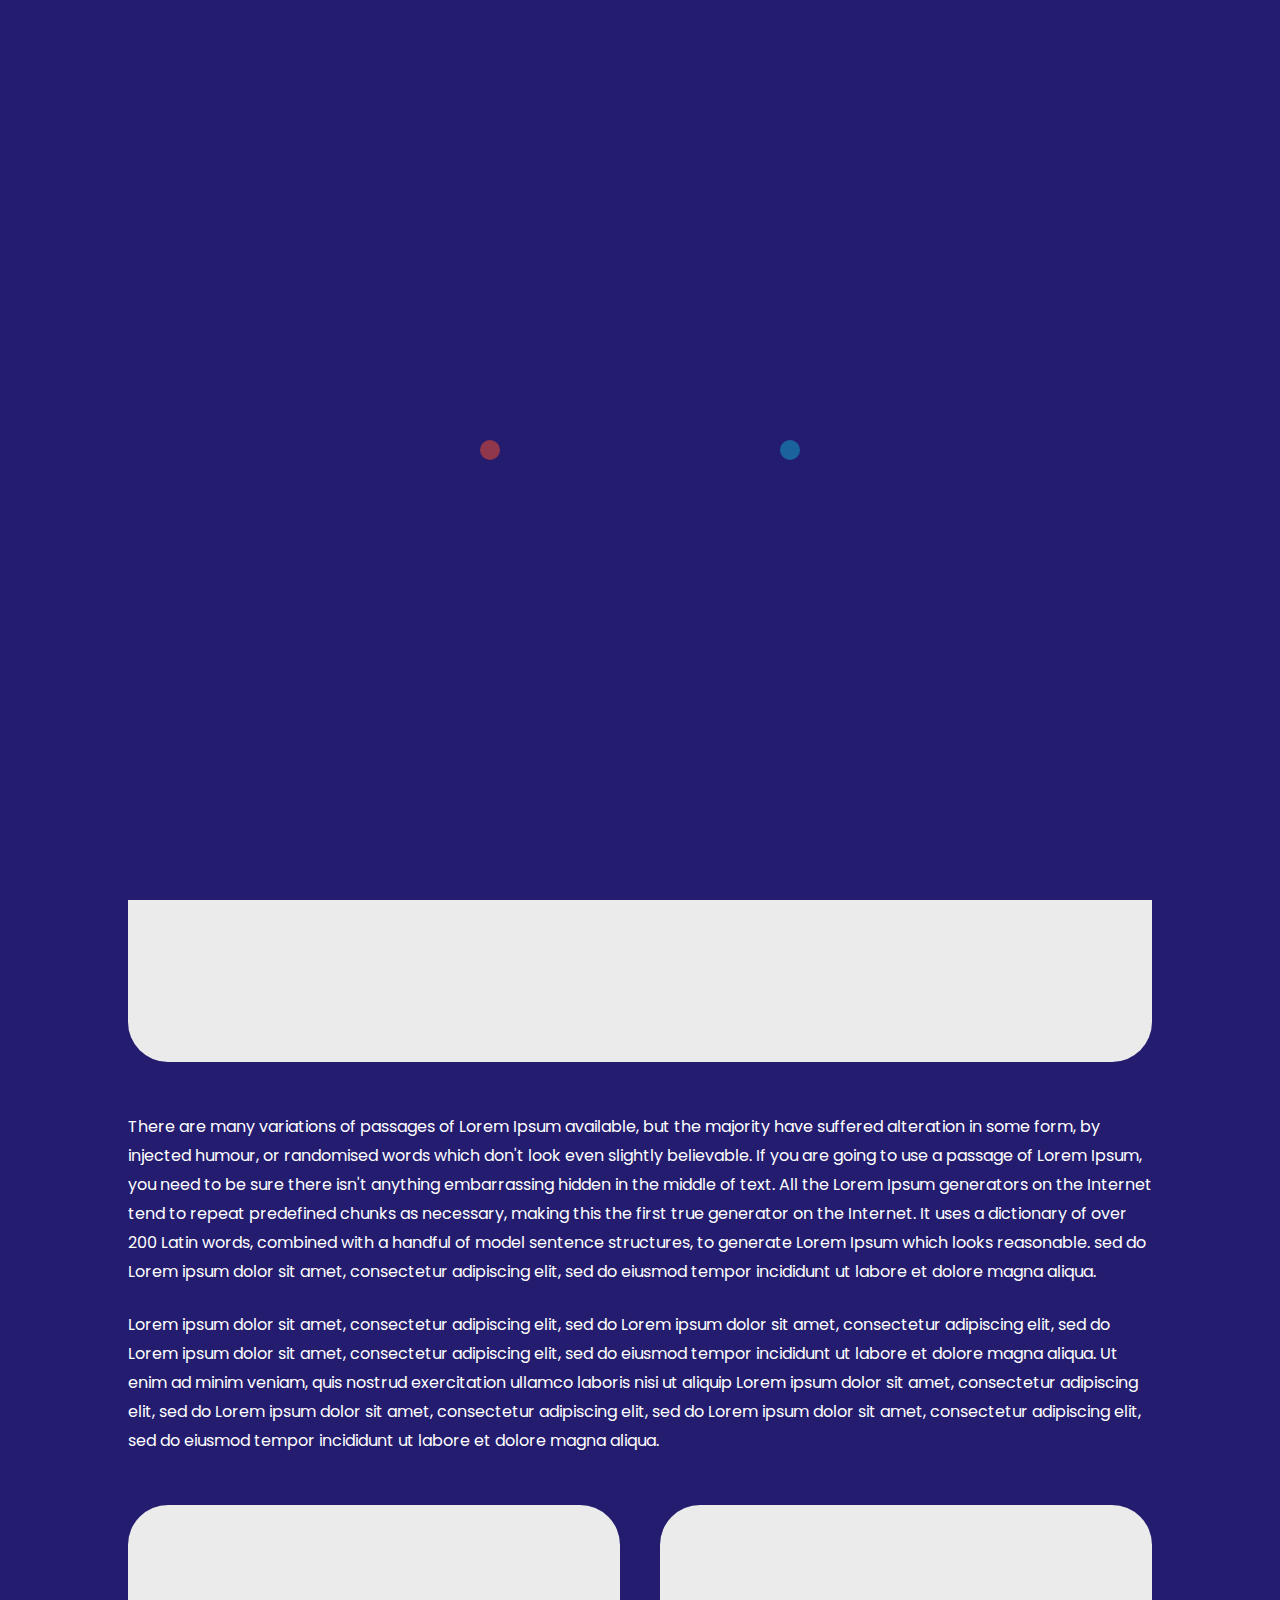
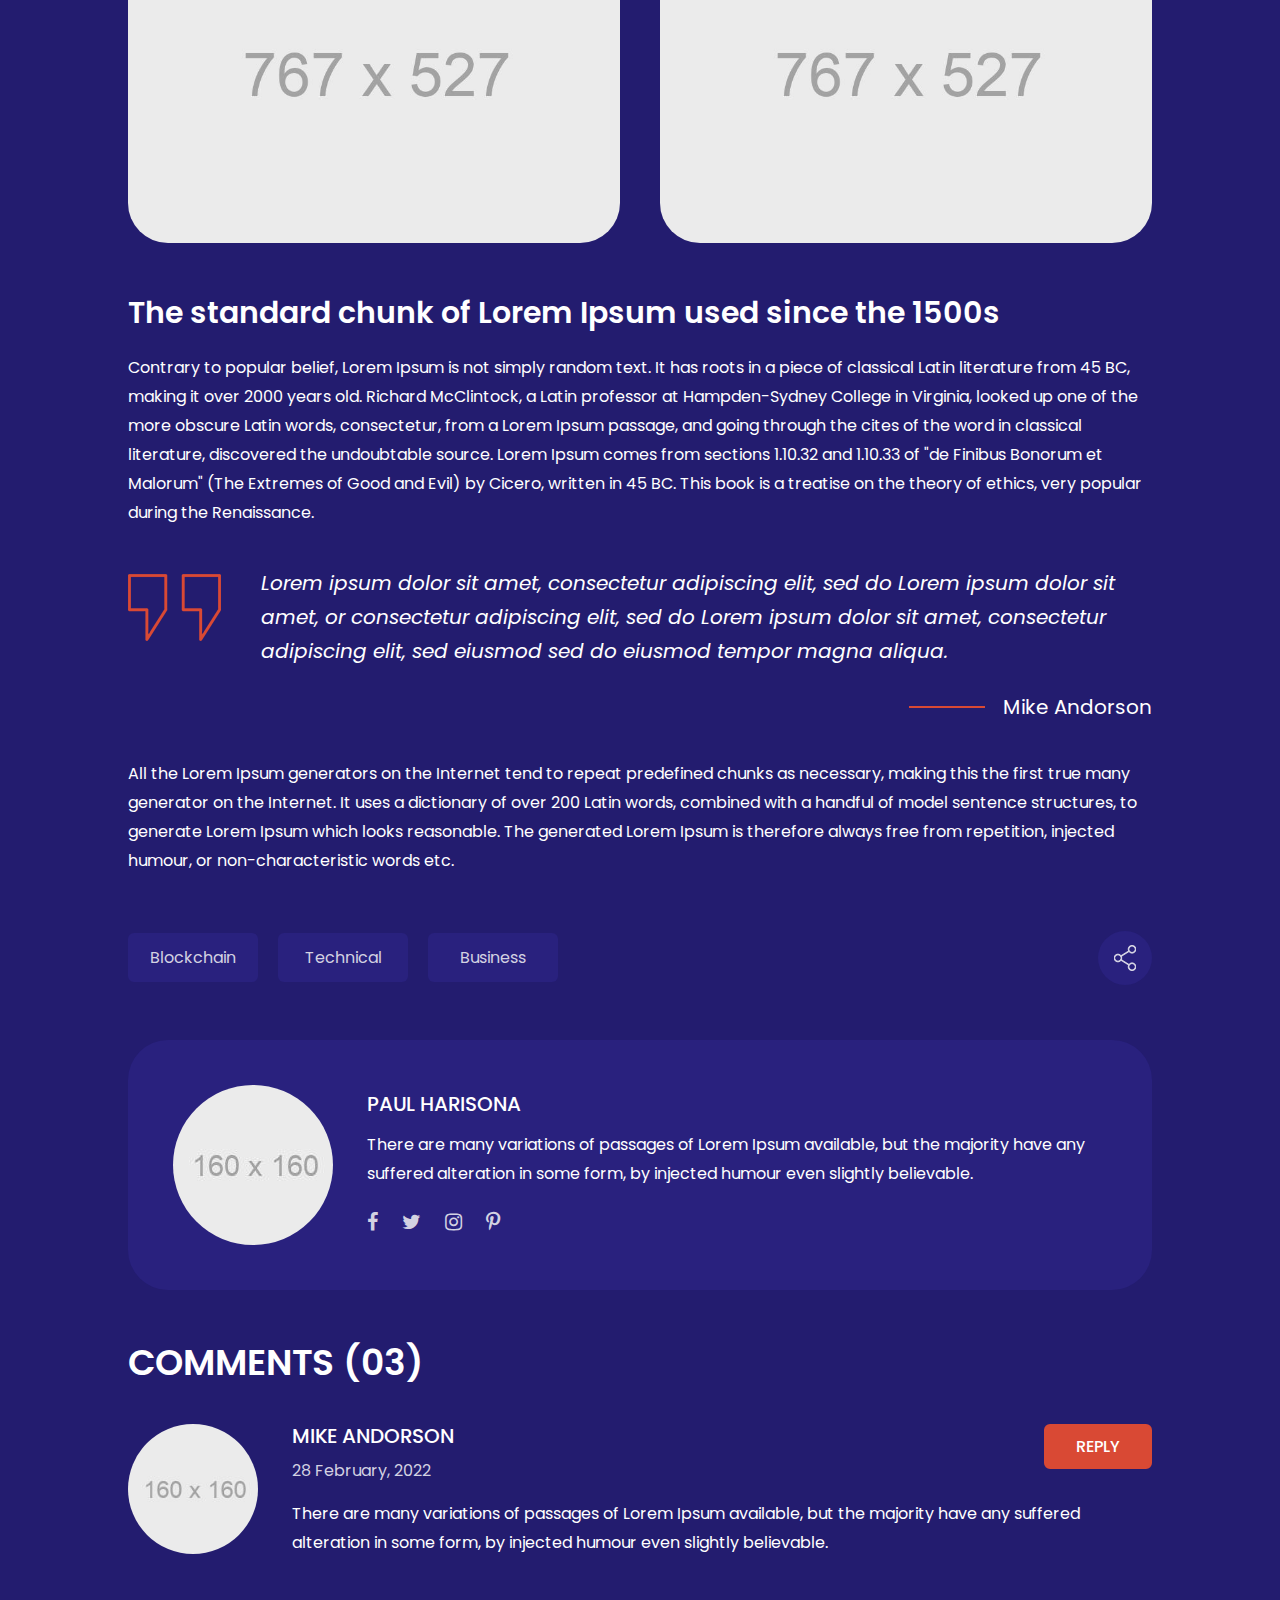
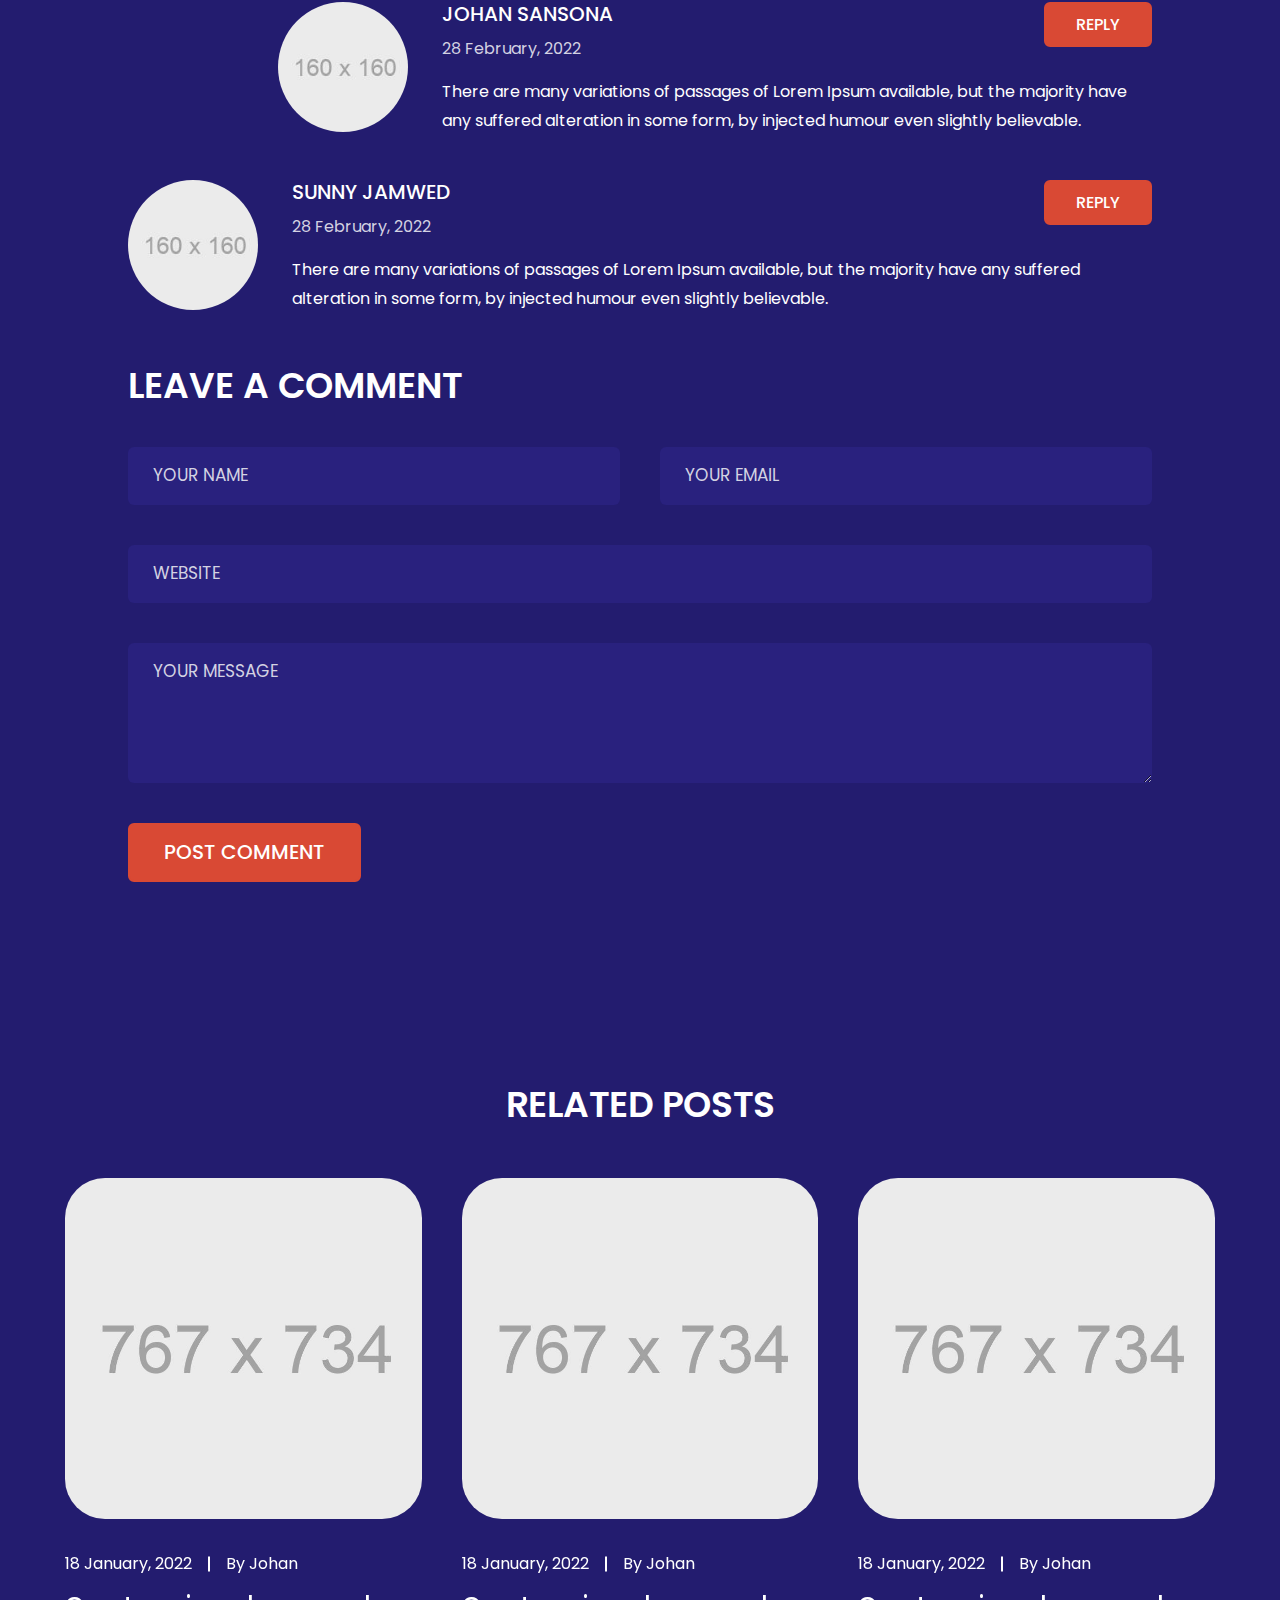
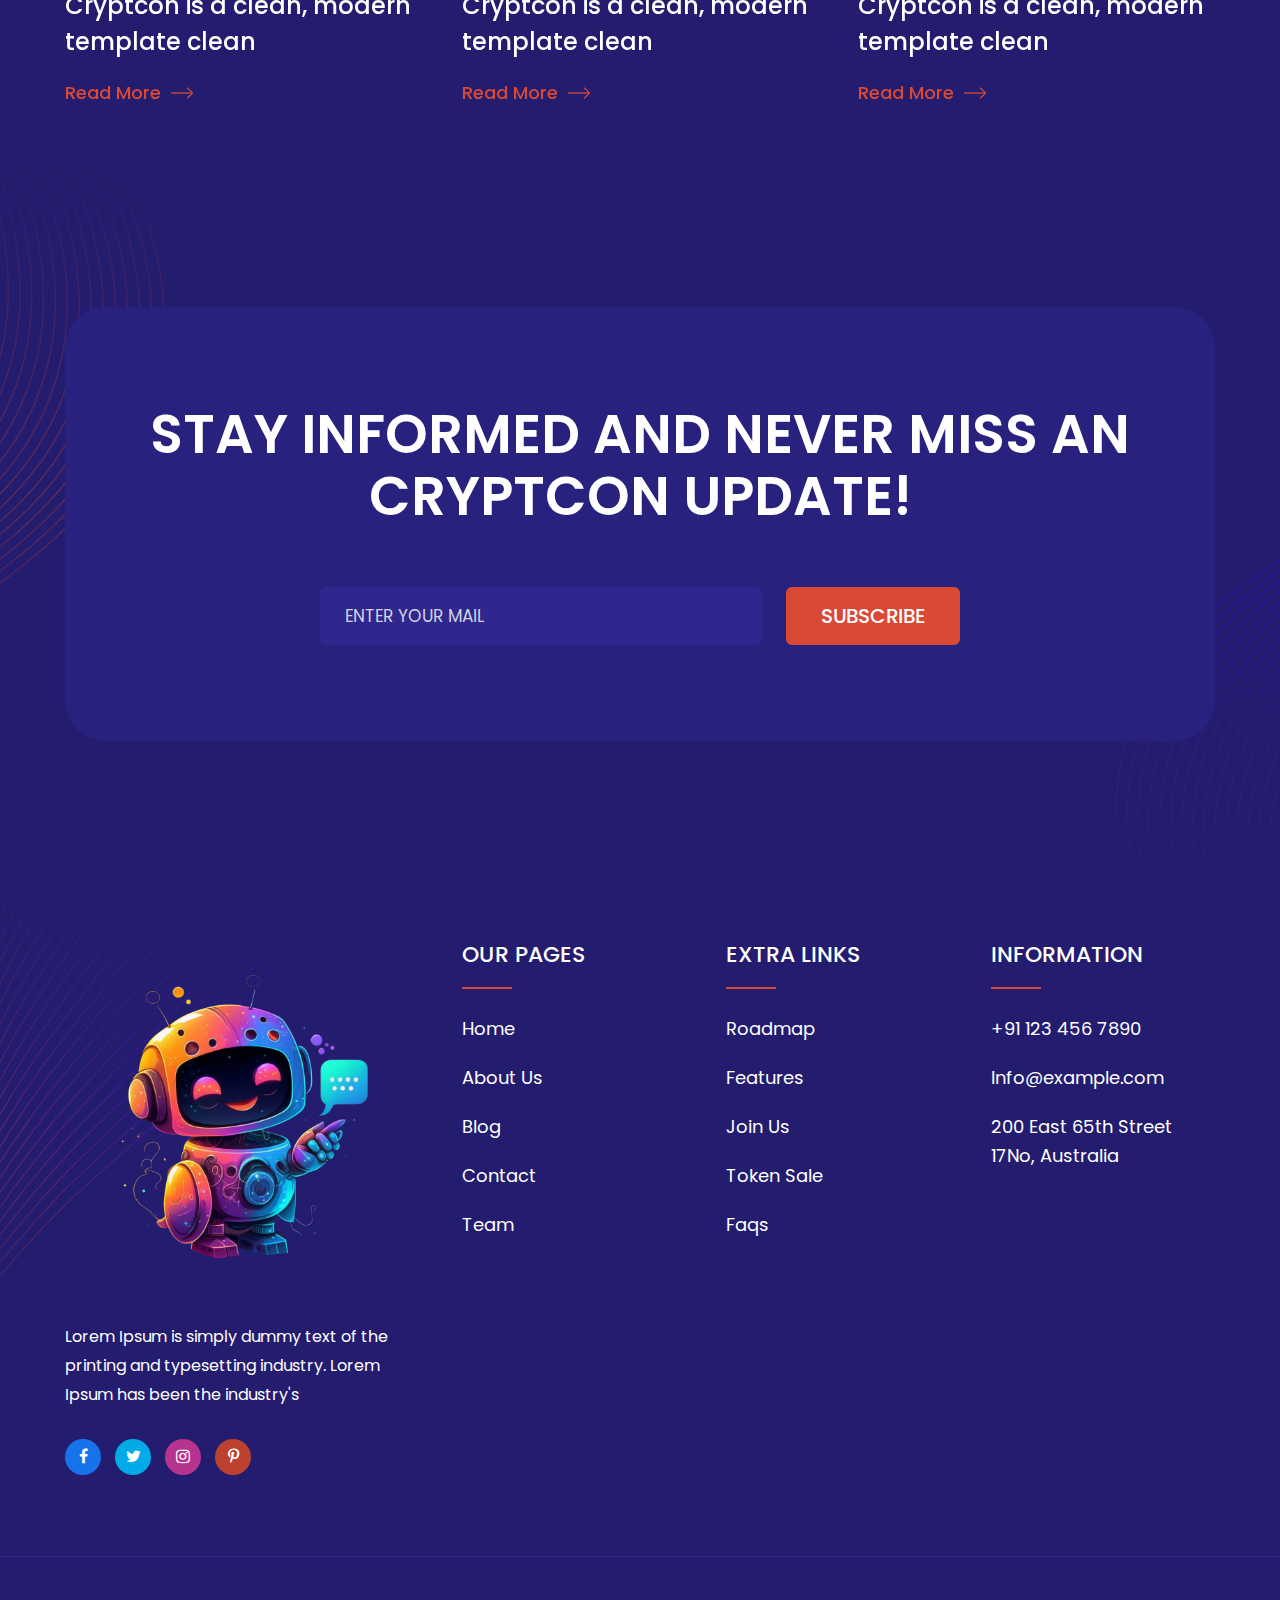
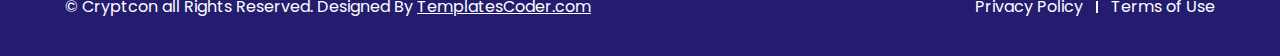
<file: blog-detail.html>
<!DOCTYPE html>
<html lang="en">
<head>
    <!-- Basic Page Needs -->
    <meta charset="utf-8">
	<title>Cryptcon</title>

    <!-- Mobile Specific Metas -->
    <meta name="viewport" content="width=device-width, initial-scale=1, maximum-scale=1">
    <link type="image/x-icon" href="images/favicon.png" rel="icon">

    <!-- CSS -->
    <link rel="preconnect" href="https://fonts.googleapis.com">
    <link rel="preconnect" href="https://fonts.gstatic.com" crossorigin>
    <link href="https://fonts.googleapis.com/css2?family=Poppins:wght@100;200;300;400;500;600;700;800;900&display=swap" rel="stylesheet">
    <link rel="stylesheet" type="text/css" href="css/font-awesome.min.css">
    <link rel="stylesheet" type="text/css" href="css/owl.carousel.css">
    <link rel="stylesheet" type="text/css" href="css/animate.css">
    <link rel="stylesheet" type="text/css" href="css/bootstrap.min.css">
    <link rel="stylesheet" type="text/css" href="css/style.css">
</head>
<body>


    <!-- Preloader Start -->
    <div id="preloader" class="preloader">
        <div class="preloader-box">
            <div class="circle circle-1"></div>
            <div class="circle circle-2"></div>
        </div>
    </div>
    <!-- Preloader End -->

    
    <!-- Header Start -->
    <header class="header">
       <div class="container">
            <div class="row flex-align">
                <div class="col-lg-4 col-md-6 col-8">
                    <div class="logo">
                        <a href="index.html"><img src="images/logo.png" alt="Cryptcon"></a>
                    </div>
                </div>
                <div class="col-lg-8 col-md-9 col-4 text-right">
                    <div class="menu-toggle">
                        <span></span>
                    </div>
                    <div class="main-menu">
                        <div class="nav-menu">
                            <ul>
                                <li><a href="index.html">Home</a></li>
                                <li class="mega-menu">
                                    <span class="opener"></span>
                                    <a href="javascript:void(0)">Pages<i class="fa fa-angle-down" aria-hidden="true"></i></a>
                                    <ul class="dropdown-content">
                                        <li><a href="about.html">About Us</a></li>
                                        <li><a href="blog-list.html">Our Blog</a></li>
                                        <li><a href="token-sale.html">Token Sale</a></li>
                                        <li><a href="contact.html">Contact Us</a></li>
                                        <li><a href="faq.html">FAQ’s</a></li>
                                        <li><a href="404.html">Page 404</a></li>
                                    </ul>
                                </li>
                                <li><a href="feature.html">Feature</a></li>
                                <li><a href="roadmap.html">Roadmap</a></li>
                                <li><a href="our-team.html">Team</a></li>
                            </ul>
                        </div>
                        <div class="sign-in">
                            <a href="sign-in.html" class="btn-small">Sign in</a>
                        </div>
                    </div>
                </div>
            </div>
        </div>
    </header>
    <!-- Header End -->


    <!-- Start Of Main Div -->
    <div class="main">

        <!-- Start Of Back to Blog Home -->
        <div class="blog-home">
            <div class="container">
                <div class="row">
                    <div class="col-12">
                        <div class="blog-home-btn">
                            <a href="blog-list.html" class="read-more">
                                <img src="images/arrow.png" alt="arrow">
                                <span>Back to Blog Home</span>
                            </a>
                        </div>
                    </div>
                </div>
            </div>
        </div>
        <!-- End Of Back to Blog Home -->


        <!-- Start Of Blog Detail -->
        <section class="blog-detail-main pb-200">
            <div class="container">
                <div class="row">
                    <div class="col-12">
                        <div class="blog-detail-part">
                            <div class="blog-title mb-50">
                                <ul>
                                    <li>18 January, 2022</li>
                                    <li>By Johan</li>
                                </ul>
                                <h1>Cryptcon is a clean, modern and itry specific HTML template</h1>
                            </div>

                            <div class="blog-detail-img mb-50">
                                <img src="images/blog-list-2.jpg" alt="blog-list-2">
                            </div>

                            <div class="blog-detail-content mb-50">
                                <p>There are many variations of passages of Lorem Ipsum available, but the majority have suffered alteration in some form, by injected humour, or randomised words which don't look even slightly believable. If you are going to use a passage of Lorem Ipsum, you need to be sure there isn't anything embarrassing hidden in the middle of text. All the Lorem Ipsum generators on the Internet tend to repeat predefined chunks as necessary, making this the first true generator on the Internet. It uses a dictionary of over 200 Latin words, combined with a handful of model sentence structures, to generate Lorem Ipsum which looks reasonable. sed do Lorem ipsum dolor sit amet, consectetur adipiscing elit, sed do eiusmod tempor incididunt ut labore et dolore magna aliqua.</p>
                                <p>Lorem ipsum dolor sit amet, consectetur adipiscing elit, sed do Lorem ipsum dolor sit amet, consectetur adipiscing elit, sed do Lorem ipsum dolor sit amet, consectetur adipiscing elit, sed do eiusmod tempor incididunt ut labore et dolore magna aliqua. Ut enim ad minim veniam, quis nostrud exercitation ullamco laboris nisi ut aliquip Lorem ipsum dolor sit amet, consectetur adipiscing elit, sed do Lorem ipsum dolor sit amet, consectetur adipiscing elit, sed do Lorem ipsum dolor sit amet, consectetur adipiscing elit, sed do eiusmod tempor incididunt ut labore et dolore magna aliqua.</p>
                            </div>

                            <div class="blog-img-grid mb-50">
                                <div class="row">
                                    <div class="col-md-6 col-lg-6 col-xl-6">
                                        <div class="blog-image mb-sm-40">
                                            <img src="images/blog-detail-1.jpg" alt="blog-detail-1">
                                        </div>
                                    </div>
                                    <div class="col-md-6 col-lg-6 col-xl-6">
                                        <div class="blog-image">
                                            <img src="images/blog-detail-2.jpg" alt="blog-detail-2">
                                        </div>
                                    </div>
                                </div>
                            </div>

                            <div class="blog-detail-content mb-50">
                                <h2>The standard chunk of Lorem Ipsum used since the 1500s</h2>
                                <p>Contrary to popular belief, Lorem Ipsum is not simply random text. It has roots in a piece of classical Latin literature from 45 BC, making it over 2000 years old. Richard McClintock, a Latin professor at Hampden-Sydney College in Virginia, looked up one of the more obscure Latin words, consectetur, from a Lorem Ipsum passage, and going through the cites of the word in classical literature, discovered the undoubtable source. Lorem Ipsum comes from sections 1.10.32 and 1.10.33 of "de Finibus Bonorum et Malorum" (The Extremes of Good and Evil) by Cicero, written in 45 BC. This book is a treatise on the theory of ethics, very popular during the Renaissance.</p>
                                <div class="quote">
                                    <div class="quote-img">
                                        <img src="images/quote-img.png" alt="quote-img">
                                    </div>
                                    <div class="quote-detail">
                                        <blockquote>Lorem ipsum dolor sit amet, consectetur adipiscing elit, sed do Lorem ipsum dolor sit amet,  or consectetur adipiscing elit, sed do Lorem ipsum dolor sit amet, consectetur adipiscing elit, sed  eiusmod sed do eiusmod tempor magna aliqua.</blockquote>
                                    </div>
                                    <div class="quote-author text-right">
                                        <span>Mike Andorson</span>
                                    </div>
                                </div>
                                <p>All the Lorem Ipsum generators on the Internet tend to repeat predefined chunks as necessary, making this the first true  many generator on the Internet. It uses a dictionary of over 200 Latin words, combined with a handful of model sentence structures, to generate Lorem Ipsum which looks reasonable. The generated Lorem Ipsum is therefore always free from repetition, injected humour, or non-characteristic words etc.</p>
                            </div>

                            <div class="blog-detail-tag-social mb-50">
                                <div class="blog-detail-tag">
                                    <ul>
                                        <li><a href="javascript:void(0)">Blockchain</a></li>
                                        <li><a href="javascript:void(0)">Technical</a></li>
                                        <li><a href="javascript:void(0)">Business</a></li>
                                    </ul>
                                </div>
                            
                                <div class="blog-detail-social relative">
                                    <a href="javascript:void(0)" class="share-btn">
                                        <img src="images/share.png" alt="share">
                                    </a>
                                    <div class="social-wpapper">
                                        <ul class="social-icon"> 
                                            <li><a href="#"><i class="fa fa-facebook" aria-hidden="true"></i></a></li>
                                            <li><a href="#"><i class="fa fa-twitter" aria-hidden="true"></i></a></li>
                                            <li><a href="#"><i class="fa fa-instagram" aria-hidden="true"></i></a></li>
                                            <li><a href="#"><i class="fa fa-pinterest-p" aria-hidden="true"></i></a></li>
                                        </ul>
                                    </div>
                                </div>
                            </div>

                            <div class="blog-comment-post-singel mb-50">
                                <div class="blog-comment-box relative">
                                    <div class="blog-comment-img">
                                        <img src="images/comment-author-1.jpg" alt="comment-author-1">
                                    </div>
                                    <div class="blog-comment-detail">
                                        <h4 class="commentor">Paul Harisona</h4>
                                        <p>There are many variations of passages of Lorem Ipsum available, but the majority have any suffered alteration in some form, by injected humour even slightly believable.</p>
                                        <ul class="comment-social">
                                            <li><a href="#"><i class="fa fa-facebook" aria-hidden="true"></i></a></li>
                                            <li><a href="#"><i class="fa fa-twitter" aria-hidden="true"></i></a></li>
                                            <li><a href="#"><i class="fa fa-instagram" aria-hidden="true"></i></a></li>
                                            <li><a href="#"><i class="fa fa-pinterest-p" aria-hidden="true"></i></a></li>
                                        </ul>
                                    </div>
                                </div>
                            </div>

                            <div class="blog-comment-post mb-50">
                                <h3 class="blog-detail-title">Comments (03)</h3>
                                <div class="blog-comment-box relative">
                                    <div class="blog-comment-img">
                                        <img src="images/comment-author-2.jpg" alt="comment-author-2">
                                    </div>
                                    <div class="blog-comment-detail">
                                        <h4 class="commentor">Mike Andorson</h4>
                                        <span class="comment-date">28 February, 2022</span>
                                        <p>There are many variations of passages of Lorem Ipsum available, but the majority have any suffered alteration in some form, by injected humour even slightly believable.</p>
                                        <a href="#" class="btn-small comment-reply">Reply</a>
                                    </div>
                                </div>

                                <div class="blog-comment-box relative">
                                    <div class="blog-comment-img">
                                        <img src="images/comment-author-3.jpg" alt="comment-author-3">
                                    </div>
                                    <div class="blog-comment-detail">
                                        <h4 class="commentor">Johan Sansona</h4>
                                        <span class="comment-date">28 February, 2022</span>
                                        <p>There are many variations of passages of Lorem Ipsum available, but the majority have any suffered alteration in some form, by injected humour even slightly believable.</p>
                                        <a href="#" class="btn-small comment-reply">Reply</a>
                                    </div>
                                </div>

                                <div class="blog-comment-box relative">
                                    <div class="blog-comment-img">
                                        <img src="images/comment-author-4.jpg" alt="comment-author-4">
                                    </div>
                                    <div class="blog-comment-detail">
                                        <h4 class="commentor">Sunny jamwed</h4>
                                        <span class="comment-date">28 February, 2022</span>
                                        <p>There are many variations of passages of Lorem Ipsum available, but the majority have any suffered alteration in some form, by injected humour even slightly believable.</p>
                                        <a href="#" class="btn-small comment-reply">Reply</a>
                                    </div>
                                </div>
                            </div>

                            <div class="leave-comment">
                                <h3 class="blog-detail-title">Leave a Comment</h3>
                                <div class="leave-comment-form">
                                    <div class="contactfrmmsg">Thank You! Your message has been sent.</div>
                                    <form method="post" class="contactfrm">
                                        <div class="row">
                                            <div class="col-xl-6 col-lg-6 col-md-12">
                                                <div class="form-group">
                                                    <input type="text" name="text" class="form-control" placeholder="Your Name" required="">
                                                </div>
                                            </div>
                                            <div class="col-xl-6 col-lg-6 col-md-12">
                                                <div class="form-group">
                                                    <input type="text" name="text" class="form-control" placeholder="Your Email" required="">
                                                </div>
                                            </div>
                                            <div class="col-xl-12 col-lg-12 col-md-12">
                                                <div class="form-group">
                                                    <input type="text" name="text" class="form-control" placeholder="Website" required="">
                                                </div>
                                            </div>
                                            <div class="col-xl-12 col-lg-12 col-md-12">
                                                <div class="form-group">
                                                    <textarea class="form-control" placeholder="Your Message"></textarea>
                                                </div>
                                            </div>
                                            <div class="col-xl-12 col-lg-12 col-md-12">
                                                <button type="submit" class="btn-medium">Post Comment</button>
                                            </div>
                                        </div>
                                    </form>
                                </div>
                            </div>
                        </div>
                    </div>
                </div>
            </div>
        </section>
        <!-- End Of Blog Detail -->


        <!-- Start Of Related Blog -->
        <section class="related-blog relative">
            <div class="container">
                <div class="row">
                    <div class="col-12">
                        <div class="text-center">
                            <h3 class="blog-detail-title pb-50">Related Posts</h3>
                        </div>
                    </div>
                </div>

                <div class="row">
                    <div class="col-12">
                        <div class="blog-slider owl-carousel">
                            <div class="blog-box">
                                <div class="blog-img">
                                    <a href="blog-list.html">
                                        <img src="images/blog-1.jpg" alt="blog-1">
                                    </a>
                                </div>
                                <div class="blog-detail">
                                    <ul class="blog-meta">
                                        <li>18 January, 2022</li>
                                        <li>By Johan</li>
                                    </ul>
                                    <a href="blog-list.html" class="blog-title">Cryptcon is a clean, modern template clean</a>
                                    <a href="blog-list.html" class="read-more">
                                        <span>Read More</span>
                                        <img src="images/arrow.png" alt="arrow">
                                    </a>
                                </div>
                            </div>

                            <div class="blog-box">
                                <div class="blog-img">
                                    <a href="blog-list.html">
                                        <img src="images/blog-2.jpg" alt="blog-2">
                                    </a>
                                </div>
                                <div class="blog-detail">
                                    <ul class="blog-meta">
                                        <li>18 January, 2022</li>
                                        <li>By Johan</li>
                                    </ul>
                                    <a href="blog-list.html" class="blog-title">Cryptcon is a clean, modern template clean</a>
                                    <a href="blog-list.html" class="read-more">
                                        <span>Read More</span>
                                        <img src="images/arrow.png" alt="arrow">
                                    </a>
                                </div>
                            </div>

                            <div class="blog-box">
                                <div class="blog-img">
                                    <a href="blog-list.html">
                                        <img src="images/blog-3.jpg" alt="blog-3">
                                    </a>
                                </div>
                                <div class="blog-detail">
                                    <ul class="blog-meta">
                                        <li>18 January, 2022</li>
                                        <li>By Johan</li>
                                    </ul>
                                    <a href="blog-list.html" class="blog-title">Cryptcon is a clean, modern template clean</a>
                                    <a href="blog-list.html" class="read-more">
                                        <span>Read More</span>
                                        <img src="images/arrow.png" alt="arrow">
                                    </a>
                                </div>
                            </div>
                        </div>
                    </div>
                </div>
            </div>
        </section>
        <!-- End Of Related Blog -->


        <!-- Start Of Newsletter -->
        <section class="newsletter relative ptb-200">
            <div class="container">
                <div class="row">
                    <div class="col-12">
                        <div class="newsletter-box">
                            <div class="newsletter-title">
                                <h3>Stay Informed And Never Miss An Cryptcon Update!</h3>
                            </div>

                            <div class="newsletter-form">
                                <form>
                                    <div class="form-group w-100">
                                        <input type="text" name="newsletter" placeholder="Enter Your Mail" class="form-control" required>
                                    </div>
                                    <div class="form-btn">
                                        <button type="submit" class="btn-large">Subscribe</button>
                                    </div>
                                </form>
                            </div>
                        </div>     
                    </div>
                </div>
            </div>

            <div class="bg-pattern">
                <img src="images/left-pattern-04.png" alt="right-pattern-02" class="pattern-1 top-0">
                <img src="images/right-pattern-04.png" alt="left-pattern-02" class="pattern-2 bottom-0">
            </div>
        </section>
        <!-- End Of Newsletter -->


        <!-- Start of Footer -->
        <footer class="footer relative">
            <div class="footer-content">
                <div class="container">
                    <div class="row">
                        <div class="col-md-12 col-lg-4 col-xl-4">
                            <div class="footer-logo">
                                <a href="index.html"><img src="images/logo.png" alt="logo"></a>
                                <p>Lorem Ipsum is simply dummy text of the printing and typesetting industry. Lorem Ipsum has been the industry's</p>
                                <ul class="social-icon"> 
                                    <li><a href="#" class="fb"><i class="fa fa-facebook" aria-hidden="true"></i></a></li>
                                    <li><a href="#" class="twit"><i class="fa fa-twitter" aria-hidden="true"></i></a></li>
                                    <li><a href="#" class="insta"><i class="fa fa-instagram" aria-hidden="true"></i></a></li>
                                    <li><a href="#" class="pinterest"><i class="fa fa-pinterest-p" aria-hidden="true"></i></a></li>
                                </ul>
                            </div>
                        </div>

                        <div class="col-md-12 col-lg-8 col-xl-8">
                            <div class="row">
                                <div class="col-6 col-md-4 col-lg-4 col-xl-4">
                                    <div class="footer-link">
                                        <h3 class="footer-title">Our Pages</h3>
                                        <ul>
                                            <li><a href="index.html">Home</a></li>
                                            <li><a href="about.html">About Us</a></li>
                                            <li><a href="blog-list.html">Blog</a></li>
                                            <li><a href="contact.html">Contact</a></li>
                                            <li><a href="our-team.html">Team</a></li>
                                        </ul>
                                    </div>
                                </div>

                                <div class="col-6 col-md-4 col-lg-4 col-xl-4">
                                    <div class="footer-link">
                                        <h3 class="footer-title">Extra Links</h3>
                                        <ul>
                                            <li><a href="roadmap.html">Roadmap</a></li>
                                            <li><a href="feature.html">Features</a></li>
                                            <li><a href="#">Join Us</a></li>
                                            <li><a href="token-sale.html">Token Sale</a></li>
                                            <li><a href="faq.html">Faqs</a></li>
                                        </ul>
                                    </div>
                                </div>

                                <div class="col-md-4 col-lg-4 col-xl-4">
                                    <div class="footer-link">
                                        <h3 class="footer-title">Information</h3>
                                        <ul>
                                            <li><a href="tel:+91123456789">+91 123 456 7890</a></li>
                                            <li><a href="mailto:Info@example.com">Info@example.com</a></li>
                                            <li>200 East 65th Street 17No, Australia</li>
                                        </ul>
                                    </div>
                                </div>
                            </div>
                        </div>
                    </div>
                </div>
            </div>

            <div class="copyright">
                <div class="container">
                    <div class="row">
                        <div class="col-md-12 col-lg-8 col-xl-8">
                            <div class="copyright-text">
                                <p>© Cryptcon all Rights Reserved. Designed By <a href="#">TemplatesCoder.com</a></p>
                            </div>
                        </div>

                        <div class="col-md-12 col-lg-4 col-xl-4">
                            <div class="copyright-link text-right">
                                <ul>
                                    <li><a href="#">Privacy Policy</a></li>
                                    <li><a href="#">Terms of Use</a></li>
                                </ul>
                            </div>
                        </div>
                    </div>
                </div>
            </div>

            <div class="bg-pattern">
                <img src="images/footer-pattern.png" alt="footer-pattern" class="pattern-1 line-pattern top-0">
            </div>
        </footer>
        <!-- End of Footer -->

    </div>
    <!-- End Of Main Div -->

    <script src="js/jquery-3.4.1.min.js"></script>
    <script src="js/bootstrap.min.js"></script>
    <script src="js/owl.carousel.min.js"></script>
    <script src="js/animation.js"></script>
    <script src="js/script.js"></script>

</body>
</html>
</file>
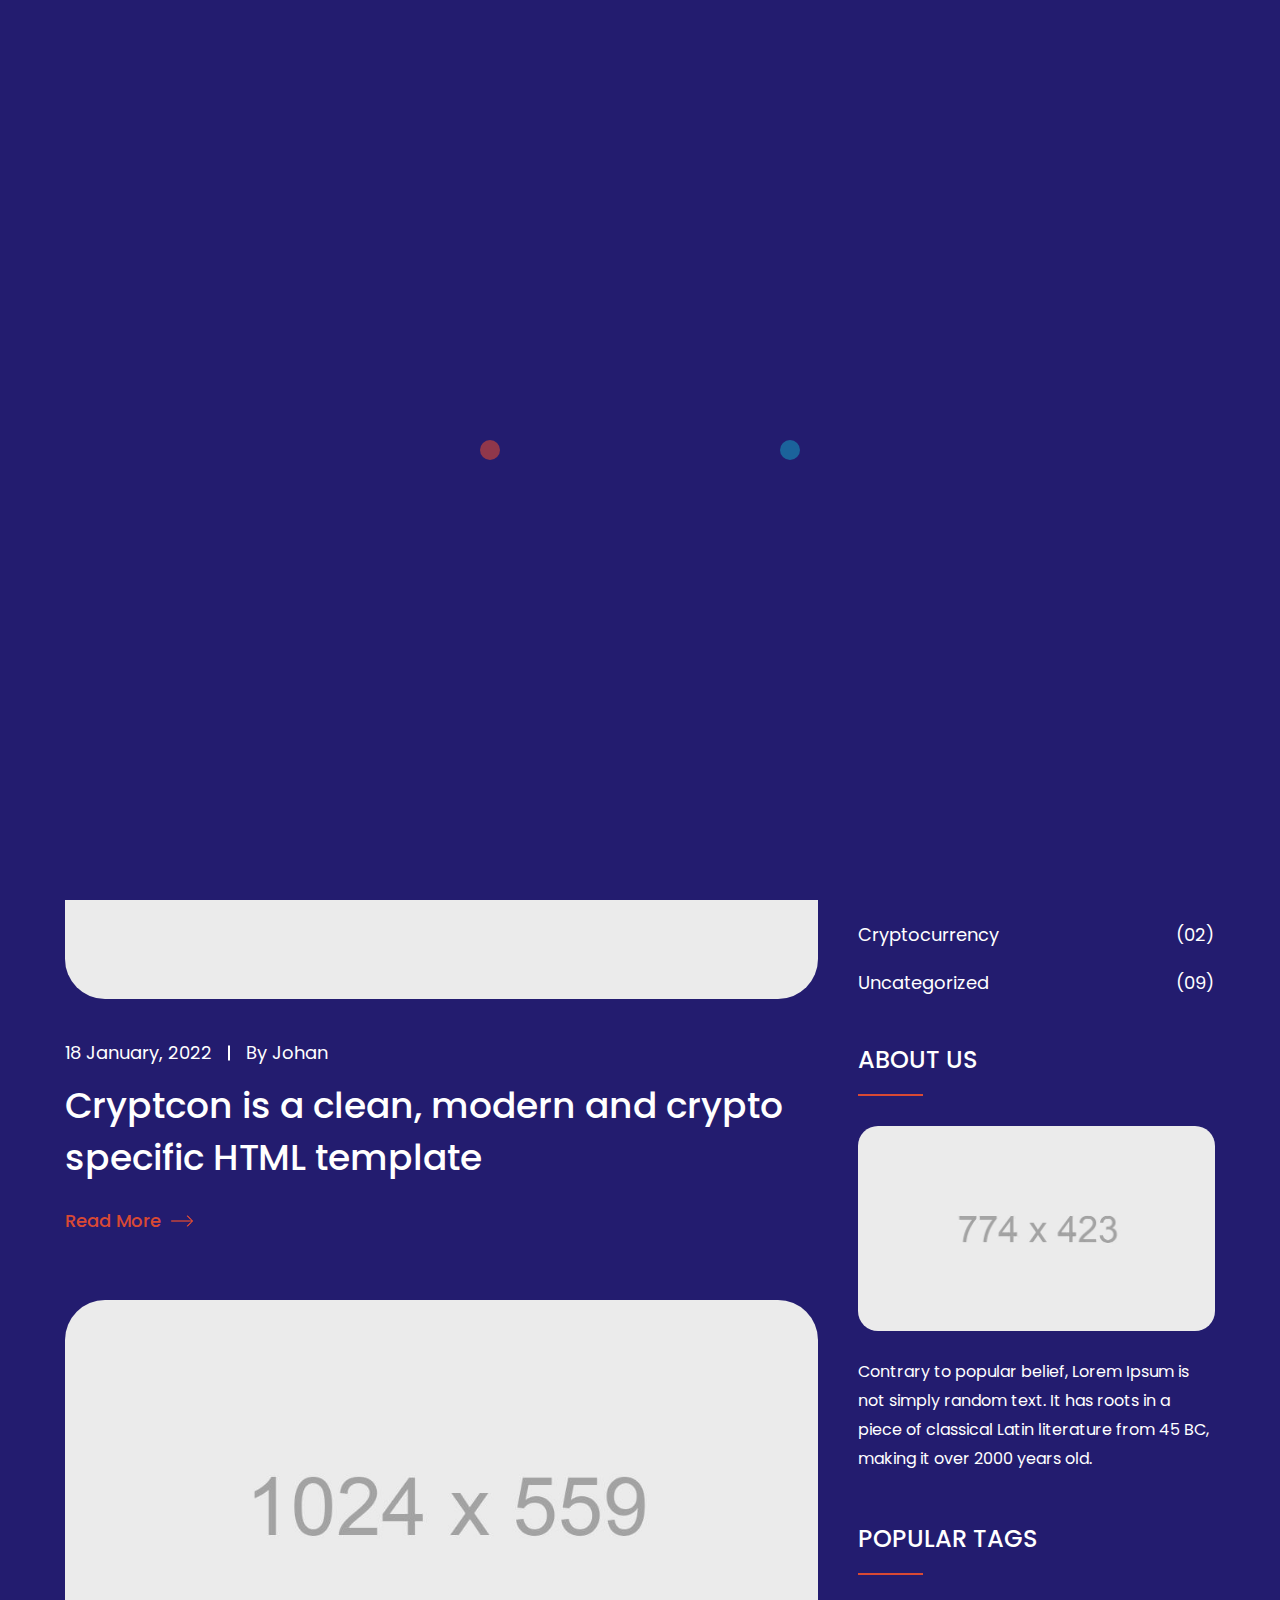
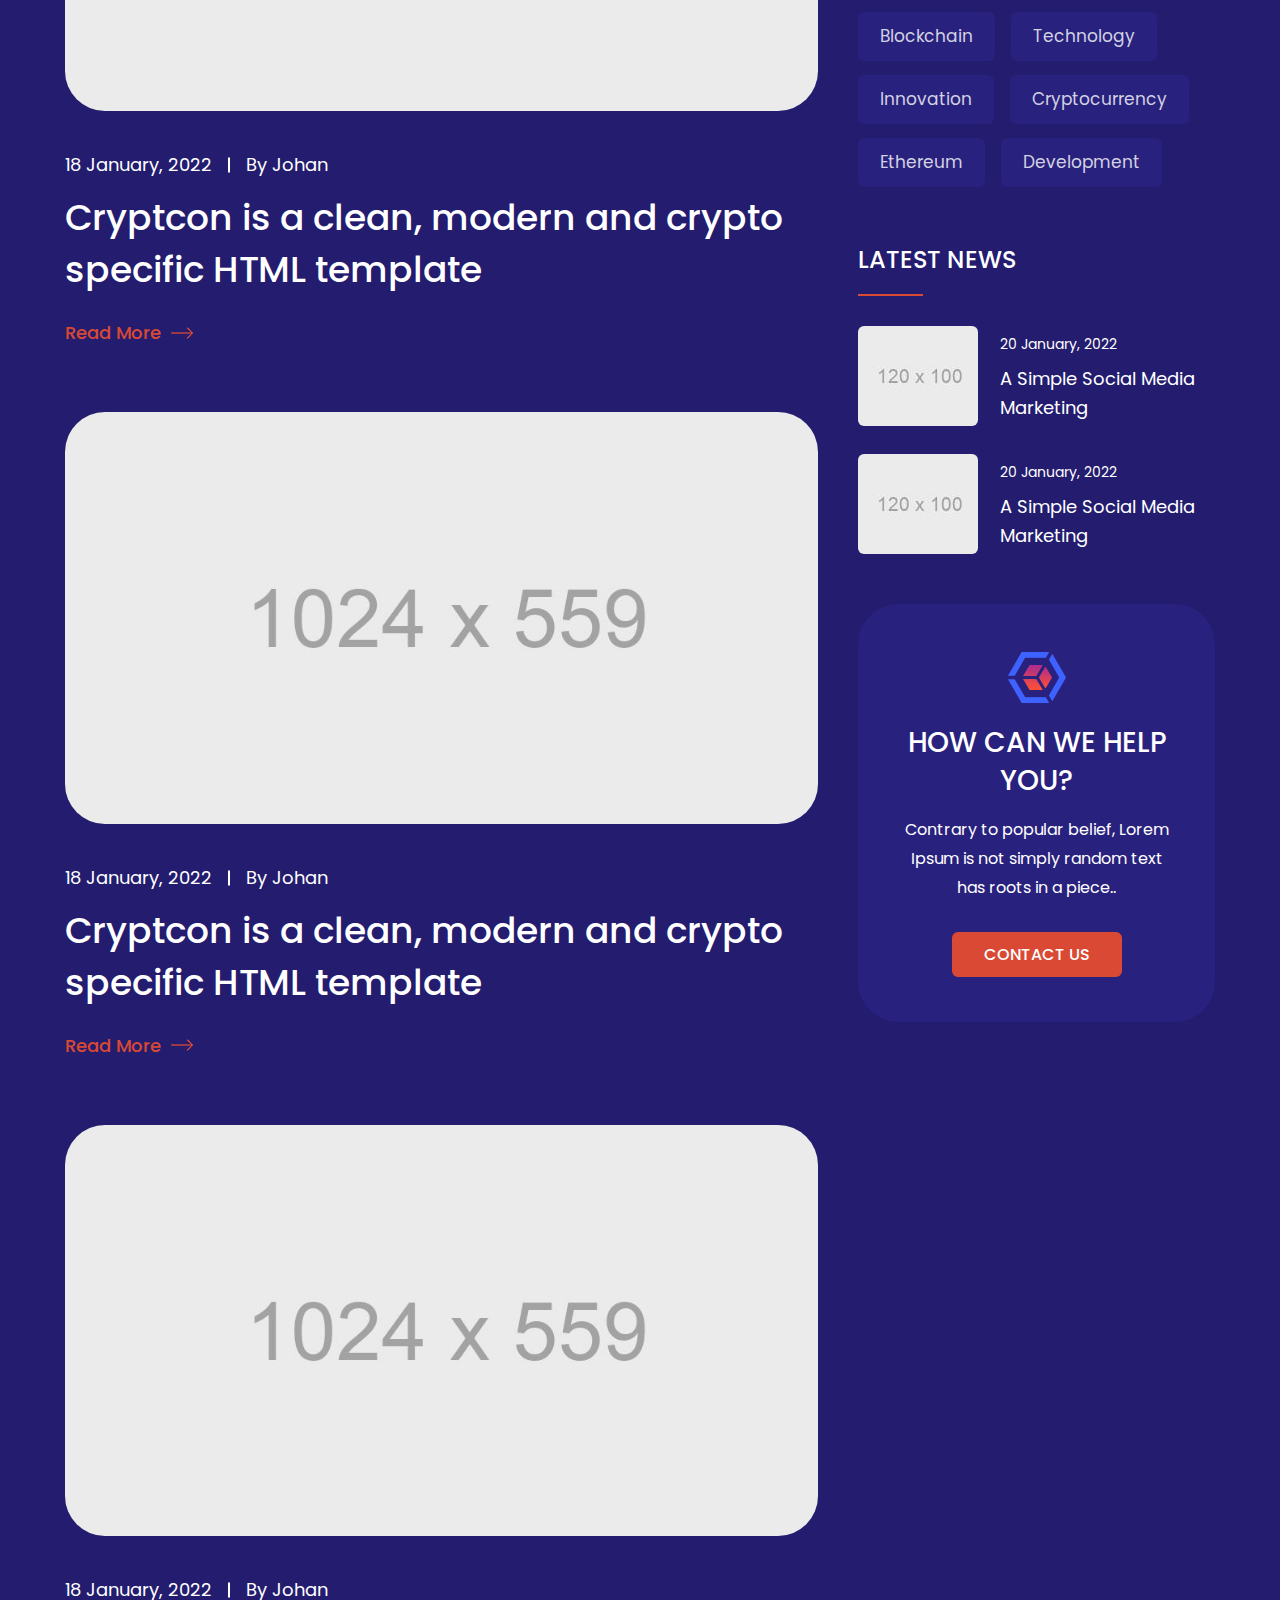
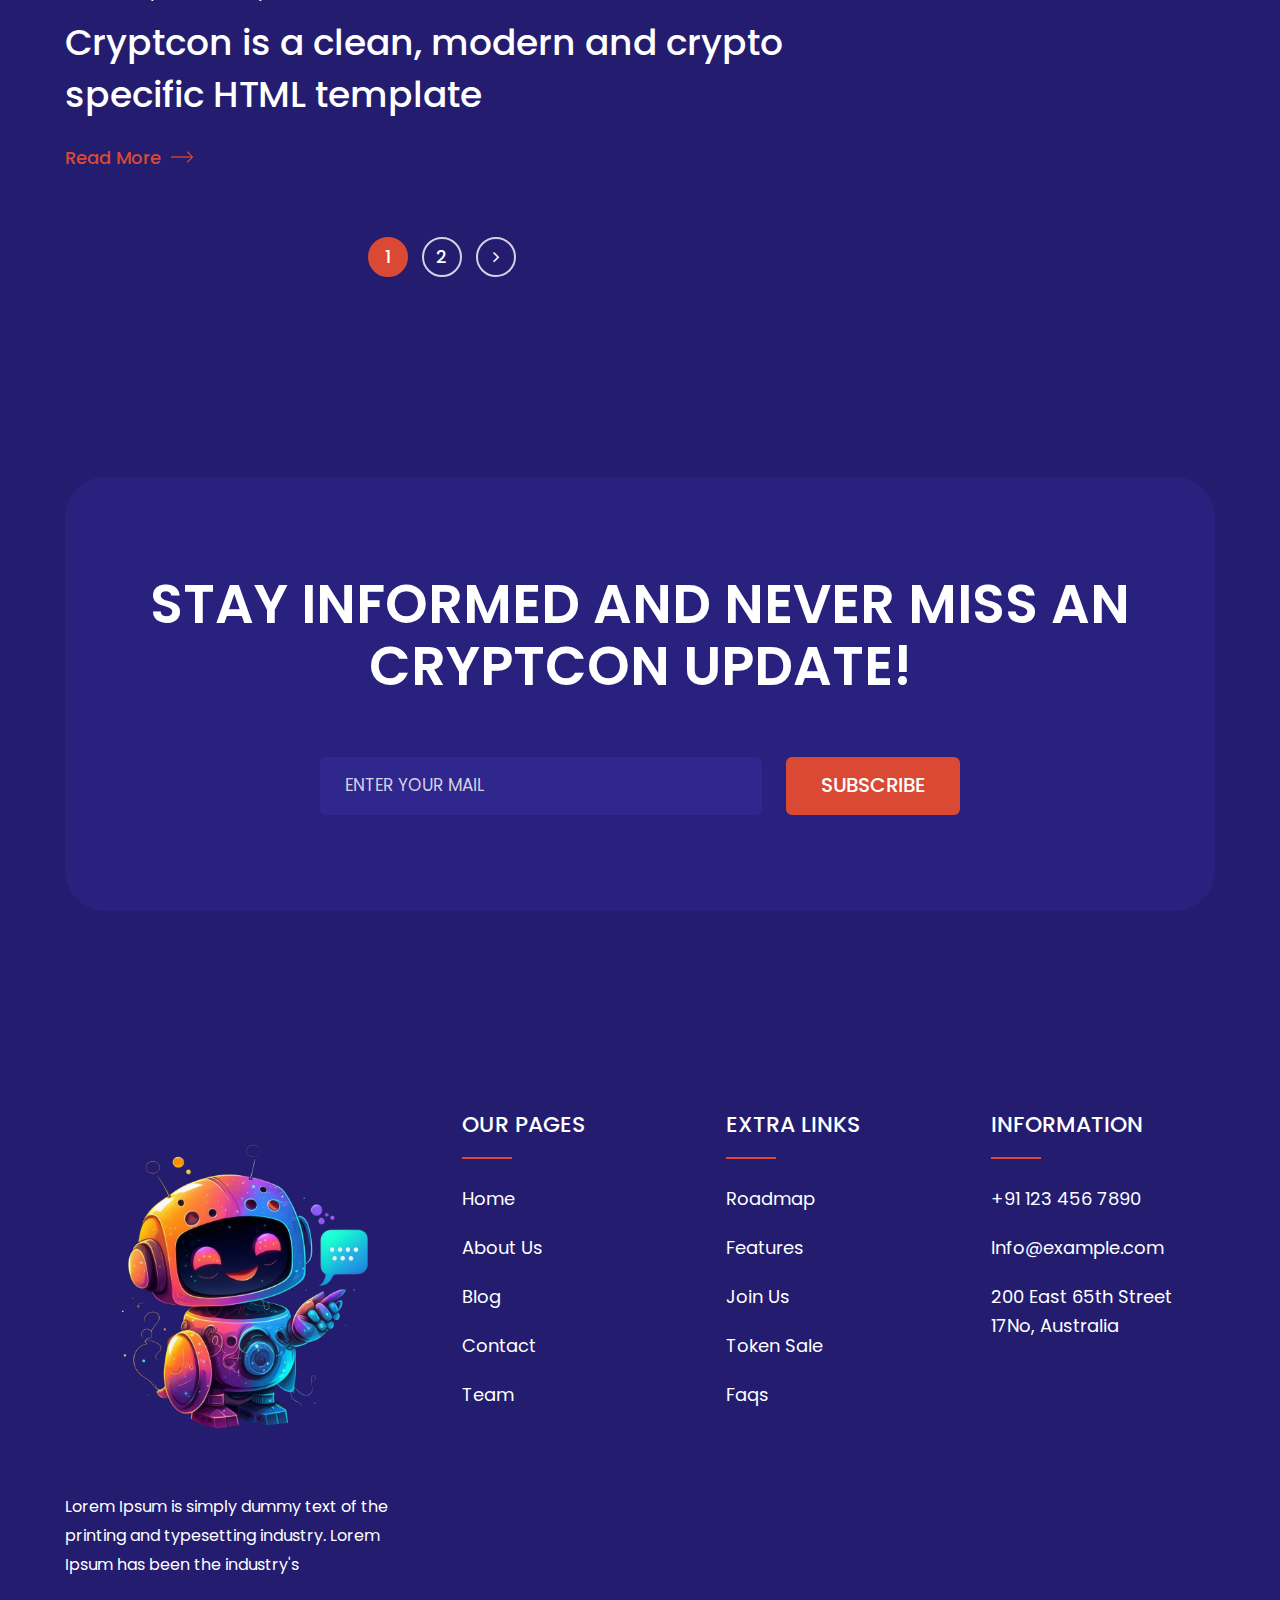
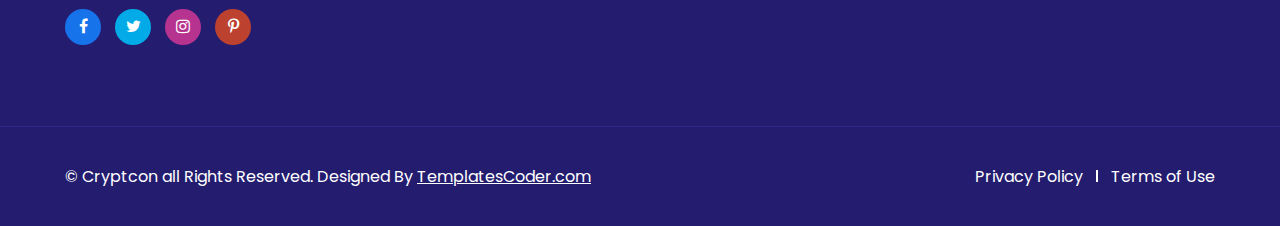
<file: blog-list.html>
<!DOCTYPE html>
<html lang="en">
<head>
    <!-- Basic Page Needs -->
    <meta charset="utf-8">
	<title>Cryptcon</title>

    <!-- Mobile Specific Metas -->
    <meta name="viewport" content="width=device-width, initial-scale=1, maximum-scale=1">
    <link type="image/x-icon" href="images/favicon.png" rel="icon">

    <!-- CSS -->
    <link rel="preconnect" href="https://fonts.googleapis.com">
    <link rel="preconnect" href="https://fonts.gstatic.com" crossorigin>
    <link href="https://fonts.googleapis.com/css2?family=Poppins:wght@100;200;300;400;500;600;700;800;900&display=swap" rel="stylesheet">
    <link rel="stylesheet" type="text/css" href="css/font-awesome.min.css">
    <link rel="stylesheet" type="text/css" href="css/owl.carousel.css">
    <link rel="stylesheet" type="text/css" href="css/animate.css">
    <link rel="stylesheet" type="text/css" href="css/bootstrap.min.css">
    <link rel="stylesheet" type="text/css" href="css/style.css">
</head>
<body>


    <!-- Preloader Start -->
    <div id="preloader" class="preloader">
        <div class="preloader-box">
            <div class="circle circle-1"></div>
            <div class="circle circle-2"></div>
        </div>
    </div>
    <!-- Preloader End -->


    <!-- Header Start -->
    <header class="header">
       <div class="container">
            <div class="row flex-align">
                <div class="col-lg-4 col-md-6 col-8">
                    <div class="logo">
                        <a href="index.html"><img src="images/logo.png" alt="Cryptcon"></a>
                    </div>
                </div>
                <div class="col-lg-8 col-md-9 col-4 text-right">
                    <div class="menu-toggle">
                        <span></span>
                    </div>
                    <div class="main-menu">
                        <div class="nav-menu">
                            <ul>
                                <li><a href="index.html">Home</a></li>
                                <li class="mega-menu">
                                    <span class="opener"></span>
                                    <a href="javascript:void(0)" class="active">Pages<i class="fa fa-angle-down" aria-hidden="true"></i></a>
                                    <ul class="dropdown-content">
                                        <li><a href="about.html">About Us</a></li>
                                        <li><a href="blog-list.html" class="active">Our Blog</a></li>
                                        <li><a href="token-sale.html">Token Sale</a></li>
                                        <li><a href="contact.html">Contact Us</a></li>
                                        <li><a href="faq.html">FAQ’s</a></li>
                                        <li><a href="404.html">Page 404</a></li>
                                    </ul>
                                </li>
                                <li><a href="feature.html">Feature</a></li>
                                <li><a href="roadmap.html">Roadmap</a></li>
                                <li><a href="our-team.html">Team</a></li>
                            </ul>
                        </div>
                        <div class="sign-in">
                            <a href="sign-in.html" class="btn-small">Sign in</a>
                        </div>
                    </div>
                </div>
            </div>
        </div>
    </header>
    <!-- Header End -->


    <!-- Start Of Main Div -->
    <div class="main">

        <!-- Start Of Subpage banner -->
        <section class="subpage-banner relative">
            <div class="container">
                <div class="row">
                    <div class="col-12">
                        <div class="subpage-content">
                            <h1 class="subpage-title delay-1 wow fadeInLeft">Blog Updated</h1>
                            <p class="subpage-des delay-2 wow fadeInLeft">Lorem Ipsum is simply dummy text of the printing and typesetting industry. Lorem Ipsum has been the industry's standard dummy text ever since the 1500s, when an unknown printer took a galley of type and scrambled it to make a type specimen book.</p>
                        </div>
                    </div>
                </div>
            </div>

             <div class="bg-pattern">
                <img src="images/subpage-pattern-1.png" alt="subpage-pattern-1" class="pattern-1 top-0 wow">
                <img src="images/subpage-pattern-2.png" alt="subpage-pattern-2" class="pattern-2 bottom-0 line-pattern wow">
            </div>
        </section>
        <!-- End Of Subpage banner -->
        

        <!-- Start Of Blog List -->
        <section class="blog-list relative">
            <div class="container">
                <div class="row">
                    <div class="col-lg-8 col-xl-8">
                        <div class="blog-list-part">
                            <div class="blog-list-box wow fadeInUp">
                                <div class="blog-list-img">
                                    <a href="blog-detail.html">
                                        <img src="images/blog-list-1.jpg" alt="blog-list-1">
                                    </a> 
                                </div>

                                <div class="blog-list-detail">
                                    <ul class="blog-meta">
                                        <li>18 January, 2022</li>
                                        <li>By Johan</li>
                                    </ul>
                                    <a href="blog-detail.html" class="blog-list-title">Cryptcon is a clean, modern and crypto specific HTML template</a>
                                    <a href="blog-detail.html" class="read-more">
                                        <span>Read More</span>
                                        <img src="images/arrow.png" alt="arrow">
                                    </a>
                                </div>
                            </div>

                            <div class="blog-list-box wow fadeInUp">
                                <div class="blog-list-img">
                                    <a href="blog-detail.html">
                                        <img src="images/blog-list-2.jpg" alt="blog-list-2">
                                    </a> 
                                </div>

                                <div class="blog-list-detail">
                                    <ul class="blog-meta">
                                        <li>18 January, 2022</li>
                                        <li>By Johan</li>
                                    </ul>
                                    <a href="blog-detail.html" class="blog-list-title">Cryptcon is a clean, modern and crypto specific HTML template</a>
                                    <a href="blog-detail.html" class="read-more">
                                        <span>Read More</span>
                                        <img src="images/arrow.png" alt="arrow">
                                    </a>
                                </div>
                            </div>

                            <div class="blog-list-box wow fadeInUp">
                                <div class="blog-list-img">
                                    <a href="blog-detail.html">
                                        <img src="images/blog-list-3.jpg" alt="blog-list-3">
                                    </a> 
                                </div>

                                <div class="blog-list-detail">
                                    <ul class="blog-meta">
                                        <li>18 January, 2022</li>
                                        <li>By Johan</li>
                                    </ul>
                                    <a href="blog-detail.html" class="blog-list-title">Cryptcon is a clean, modern and crypto specific HTML template</a>
                                    <a href="blog-detail.html" class="read-more">
                                        <span>Read More</span>
                                        <img src="images/arrow.png" alt="arrow">
                                    </a>
                                </div>
                            </div>

                            <div class="blog-list-box wow fadeInUp">
                                <div class="blog-list-img">
                                    <a href="blog-detail.html">
                                        <img src="images/blog-list-4.jpg" alt="blog-list-4">
                                    </a> 
                                </div>

                                <div class="blog-list-detail">
                                    <ul class="blog-meta">
                                        <li>18 January, 2022</li>
                                        <li>By Johan</li>
                                    </ul>
                                    <a href="blog-detail.html" class="blog-list-title">Cryptcon is a clean, modern and crypto specific HTML template</a>
                                    <a href="blog-detail.html" class="read-more">
                                        <span>Read More</span>
                                        <img src="images/arrow.png" alt="arrow">
                                    </a>
                                </div>
                            </div>

                            <div class="pagination wow fadeInUp">
                                <ul>
                                    <li><a href="#" class="active">1</a></li>
                                    <li><a href="#">2</a></li>
                                    <li><a href="#"><i class="fa fa-angle-right" aria-hidden="true"></i></a></li>
                                </ul>
                            </div>
                        </div>
                    </div>

                    <div class="col-lg-4 col-xl-4">
                        <div class="blog-sidebar wow fadeInRight">
                            <div class="blog-search relative mb-50">
                                <input type="text" name="search" class="form-control" placeholder="Search Post...">
                                <button class="blog-search-btn"><i class="fa fa-search" aria-hidden="true"></i></button>
                            </div>

                            <div class="blog-category mb-50">
                                <h2 class="blog-cat-title">Categories</h2>
                                <ul>
                                    <li>
                                        <a href="#">
                                            <span class="cat">Development</span>
                                            <span class="count">(05)</span>
                                        </a>
                                    </li>
                                    <li>
                                        <a href="#">
                                            <span class="cat">Startup</span>
                                            <span class="count">(03)</span>
                                        </a>
                                    </li>
                                    <li>
                                        <a href="#">
                                            <span class="cat">Blockchain</span>
                                            <span class="count">(07)</span>
                                        </a>
                                    </li>
                                    <li>
                                        <a href="#">
                                            <span class="cat">Cryptocurrency</span>
                                            <span class="count">(02)</span>
                                        </a>
                                    </li>
                                    <li>
                                        <a href="#">
                                            <span class="cat">Uncategorized</span>
                                            <span class="count">(09)</span>
                                        </a>
                                    </li>
                                </ul>
                            </div>

                            <div class="blog-about mb-50">
                                <h2 class="blog-cat-title">About Us</h2>
                                <div class="abt-img">
                                    <img src="images/blog-about.jpg" alt="blog-about">
                                </div>
                                <div class="abt-detail">
                                    <p>Contrary to popular belief, Lorem Ipsum is not simply random text. It has roots in a piece of classical Latin literature from 45 BC, making it over 2000 years old.</p>
                                </div>
                            </div>

                            <div class="blog-tags mb-50">
                                <h2 class="blog-cat-title">Popular Tags</h2>
                                <ul>
                                    <li><a href="javascript:void(0)">Blockchain</a></li>
                                    <li><a href="javascript:void(0)">Technology</a></li>
                                    <li><a href="javascript:void(0)">Innovation</a></li>
                                    <li><a href="javascript:void(0)">Cryptocurrency</a></li>
                                    <li><a href="javascript:void(0)">Ethereum</a></li>
                                    <li><a href="javascript:void(0)">Development</a></li>
                                </ul>
                            </div>

                            <div class="blog-news mb-50">
                                <h2 class="blog-cat-title">Latest News</h2>
                                <div class="blog-news-box">
                                    <div class="blog-news-img">
                                        <a href="blog-detail.html"><img src="images/news-img-1.jpg" alt="news-img-1"></a>
                                    </div>

                                    <div class="blog-news-detail">
                                        <span class="date">20 January, 2022</span>
                                        <a href="blog-detail.html" class="news-title">A Simple Social Media Marketing</a>
                                    </div>
                                </div>

                                <div class="blog-news-box">
                                    <div class="blog-news-img">
                                        <a href="blog-detail.html"><img src="images/news-img-2.jpg" alt="news-img-2"></a>
                                    </div>

                                    <div class="blog-news-detail">
                                        <span class="date">20 January, 2022</span>
                                        <a href="blog-detail.html" class="news-title">A Simple Social Media Marketing</a>
                                    </div>
                                </div>
                            </div>

                            <div class="blog-contact text-center">
                                <img src="images/favicon.png" alt="favicon">
                                <h2 class="blog-contact-title">How Can We Help You?</h2>
                                <p>Contrary to popular belief, Lorem Ipsum is not simply random text  has roots in a piece..</p>
                                <a href="contact.html" class="btn-small">Contact Us</a>
                            </div>
                        </div>
                    </div>
                </div>
            </div>

            <div class="bg-pattern">
                <img src="images/left-pattern-04.png" alt="right-pattern-02" class="pattern-1 top-0 wow">
                <img src="images/right-pattern-04.png" alt="left-pattern-02" class="pattern-2 pattern-02 wow">
                <img src="images/left-pattern-04.png" alt="right-pattern-02" class="pattern-1 pattern-03 wow">
                <img src="images/right-pattern-04.png" alt="left-pattern-02" class="pattern-2 pattern-04 wow">
                <img src="images/left-pattern-01.png" alt="left-pattern-01" class="pattern-1 bottom-0 wow">
                <img src="images/right-pattern-03.png" alt="right-pattern-03" class="pattern-2 bottom-0 line-pattern wow">
            </div>
        </section>
        <!-- End Of Blog List -->


        <!-- Start Of Newsletter -->
        <section class="newsletter relative ptb-200">
            <div class="container">
                <div class="row">
                    <div class="col-12">
                        <div class="newsletter-box wow fadeInUp">
                            <div class="newsletter-title">
                                <h3>Stay Informed And Never Miss An Cryptcon Update!</h3>
                            </div>

                            <div class="newsletter-form">
                                <form>
                                    <div class="form-group w-100">
                                        <input type="text" name="newsletter" placeholder="Enter Your Mail" class="form-control" required>
                                    </div>
                                    <div class="form-btn">
                                        <button type="submit" class="btn-large">Subscribe</button>
                                    </div>
                                </form>
                            </div>
                        </div>     
                    </div>
                </div>
            </div>

            <div class="bg-pattern">
                <img src="images/left-pattern-04.png" alt="right-pattern-02" class="pattern-1 top-0 wow">
                <img src="images/right-pattern-04.png" alt="left-pattern-02" class="pattern-2 bottom-0 wow">
            </div>
        </section>
        <!-- End Of Newsletter -->


        <!-- Start of Footer -->
        <footer class="footer relative">
            <div class="footer-content">
                <div class="container">
                    <div class="row">
                        <div class="col-md-12 col-lg-4 col-xl-4">
                            <div class="footer-logo wow fadeInUp">
                                <a href="index.html"><img src="images/logo.png" alt="logo"></a>
                                <p>Lorem Ipsum is simply dummy text of the printing and typesetting industry. Lorem Ipsum has been the industry's</p>
                                <ul class="social-icon"> 
                                    <li><a href="#" class="fb"><i class="fa fa-facebook" aria-hidden="true"></i></a></li>
                                    <li><a href="#" class="twit"><i class="fa fa-twitter" aria-hidden="true"></i></a></li>
                                    <li><a href="#" class="insta"><i class="fa fa-instagram" aria-hidden="true"></i></a></li>
                                    <li><a href="#" class="pinterest"><i class="fa fa-pinterest-p" aria-hidden="true"></i></a></li>
                                </ul>
                            </div>
                        </div>

                        <div class="col-md-12 col-lg-8 col-xl-8">
                            <div class="row">
                                <div class="col-6 col-md-4 col-lg-4 col-xl-4">
                                    <div class="footer-link wow fadeInUp">
                                        <h3 class="footer-title">Our Pages</h3>
                                        <ul>
                                            <li><a href="index.html">Home</a></li>
                                            <li><a href="about.html">About Us</a></li>
                                            <li><a href="blog-list.html">Blog</a></li>
                                            <li><a href="contact.html">Contact</a></li>
                                            <li><a href="our-team.html">Team</a></li>
                                        </ul>
                                    </div>
                                </div>

                                <div class="col-6 col-md-4 col-lg-4 col-xl-4">
                                    <div class="footer-link wow fadeInUp">
                                        <h3 class="footer-title">Extra Links</h3>
                                        <ul>
                                            <li><a href="roadmap.html">Roadmap</a></li>
                                            <li><a href="feature.html">Features</a></li>
                                            <li><a href="#">Join Us</a></li>
                                            <li><a href="token-sale.html">Token Sale</a></li>
                                            <li><a href="faq.html">Faqs</a></li>
                                        </ul>
                                    </div>
                                </div>

                                <div class="col-md-4 col-lg-4 col-xl-4">
                                    <div class="footer-link wow fadeInUp">
                                        <h3 class="footer-title">Information</h3>
                                        <ul>
                                            <li><a href="tel:+91123456789">+91 123 456 7890</a></li>
                                            <li><a href="mailto:Info@example.com">Info@example.com</a></li>
                                            <li>200 East 65th Street 17No, Australia</li>
                                        </ul>
                                    </div>
                                </div>
                            </div>
                        </div>
                    </div>
                </div>
            </div>

            <div class="copyright">
                <div class="container">
                    <div class="row">
                        <div class="col-md-12 col-lg-8 col-xl-8">
                            <div class="copyright-text">
                                <p>© Cryptcon all Rights Reserved. Designed By <a href="#">TemplatesCoder.com</a></p>
                            </div>
                        </div>

                        <div class="col-md-12 col-lg-4 col-xl-4">
                            <div class="copyright-link text-right">
                                <ul>
                                    <li><a href="#">Privacy Policy</a></li>
                                    <li><a href="#">Terms of Use</a></li>
                                </ul>
                            </div>
                        </div>
                    </div>
                </div>
            </div>

            <div class="bg-pattern">
                <img src="images/footer-pattern.png" alt="footer-pattern" class="pattern-1 line-pattern top-0 wow">
            </div>
        </footer>
        <!-- End of Footer -->

    </div>
    <!-- End Of Main Div -->

    <script src="js/jquery-3.4.1.min.js"></script>
    <script src="js/bootstrap.min.js"></script>
    <script src="js/owl.carousel.min.js"></script>
    <script src="js/animation.js"></script>
    <script src="js/script.js"></script>

</body>
</html>
</file>
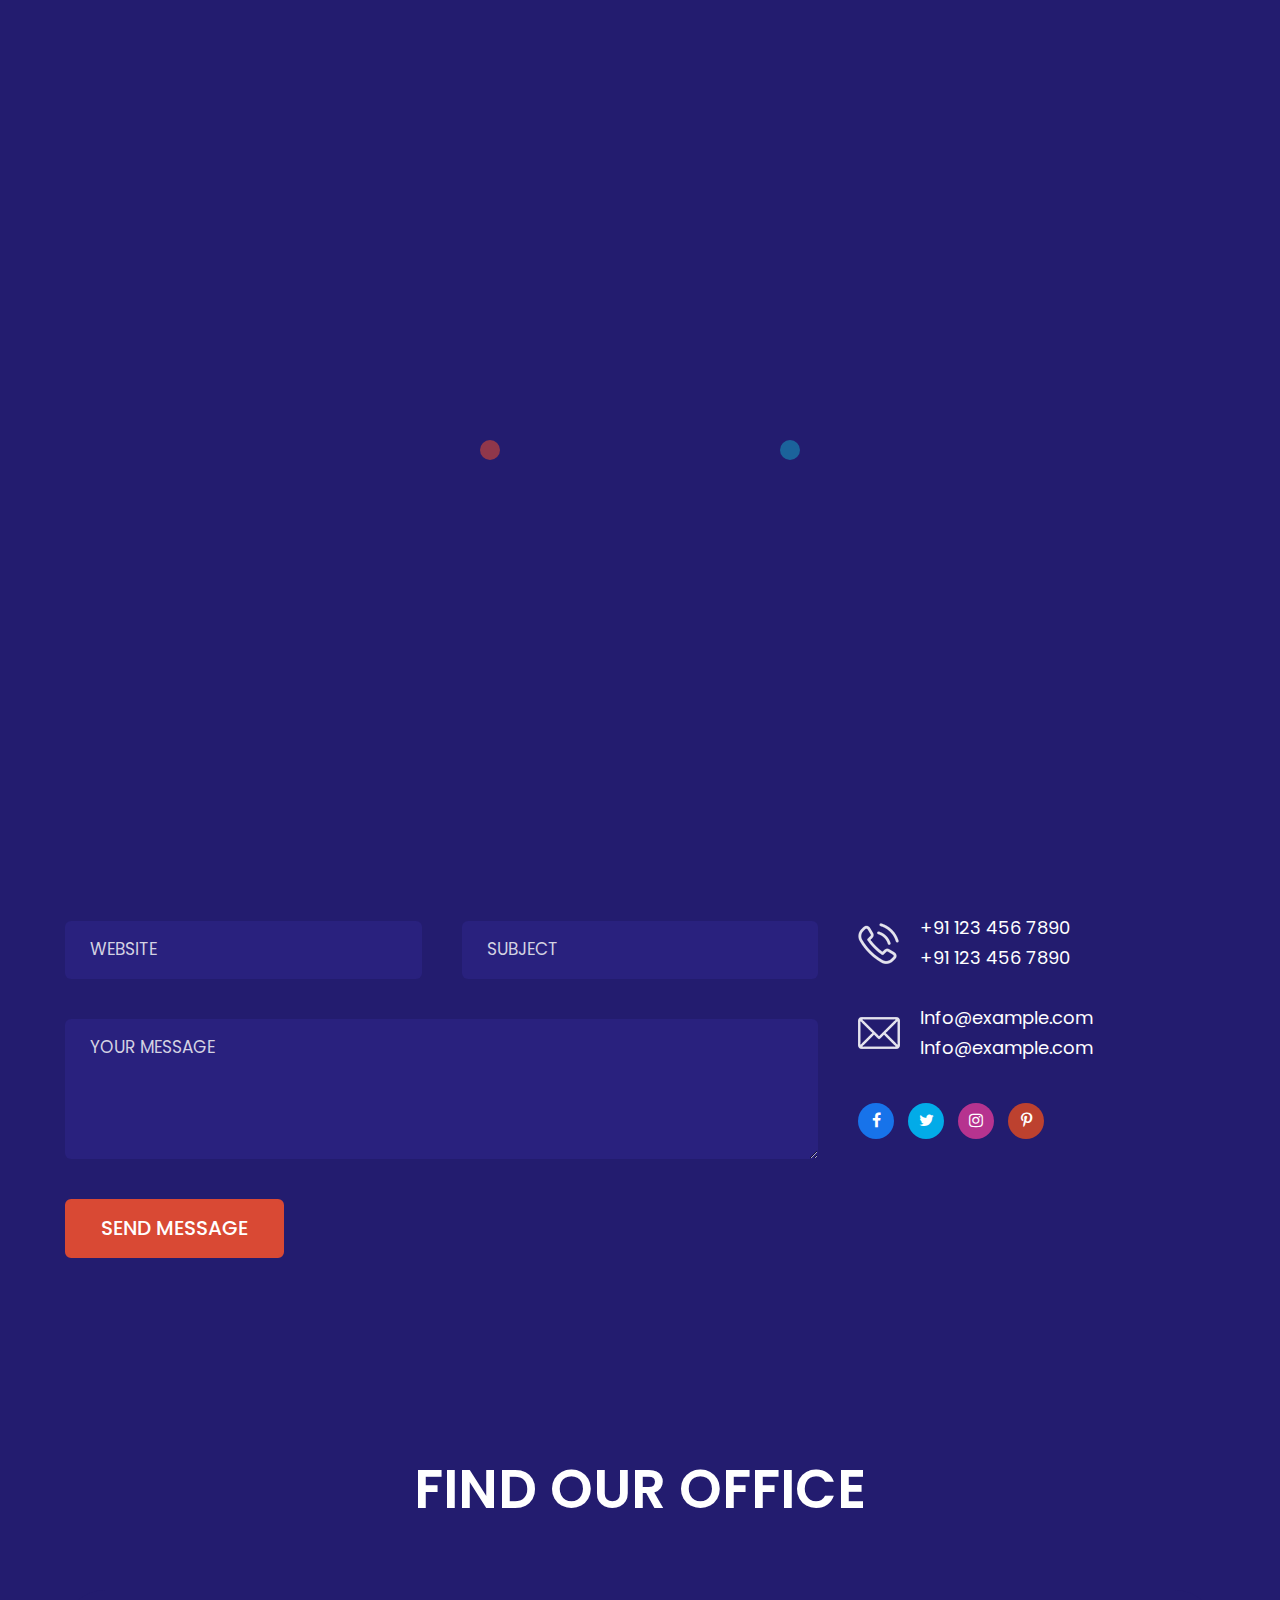
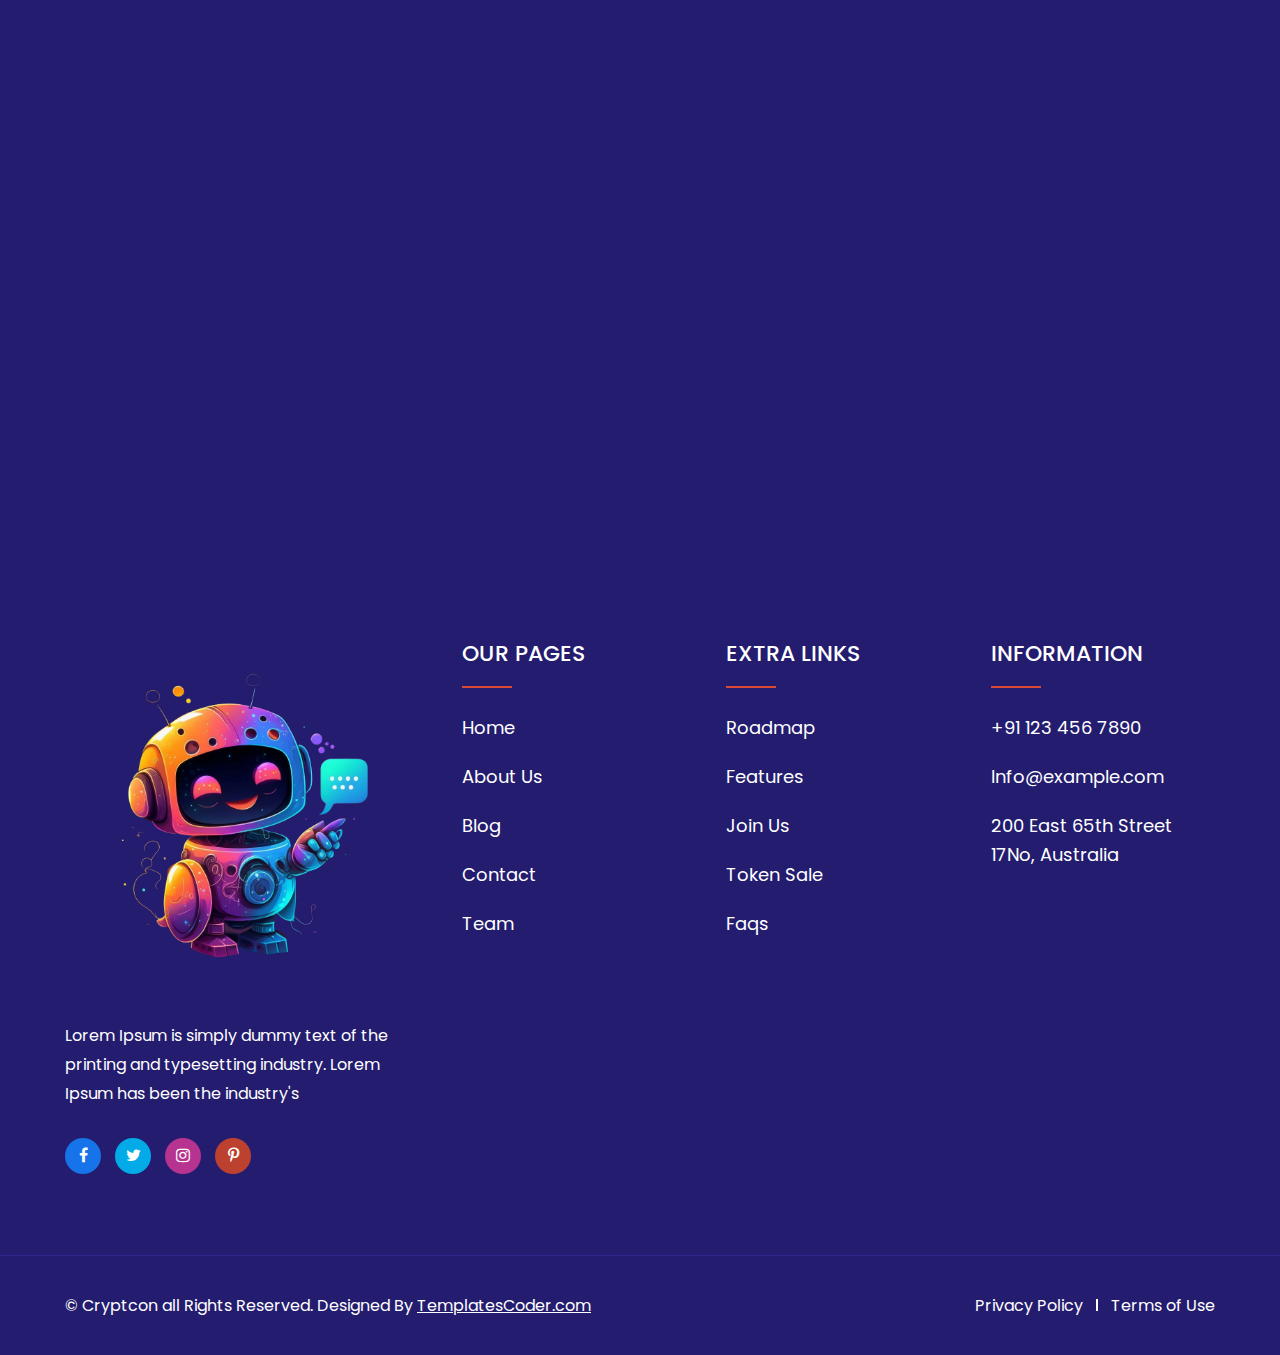
<file: contact.html>
<!DOCTYPE html>
<html lang="en">
<head>
    <!-- Basic Page Needs -->
    <meta charset="utf-8">
	<title>Cryptcon</title>

    <!-- Mobile Specific Metas -->
    <meta name="viewport" content="width=device-width, initial-scale=1, maximum-scale=1">
    <link type="image/x-icon" href="images/favicon.png" rel="icon">

    <!-- CSS -->
    <link rel="preconnect" href="https://fonts.googleapis.com">
    <link rel="preconnect" href="https://fonts.gstatic.com" crossorigin>
    <link href="https://fonts.googleapis.com/css2?family=Poppins:wght@100;200;300;400;500;600;700;800;900&display=swap" rel="stylesheet">
    <link rel="stylesheet" type="text/css" href="css/font-awesome.min.css">
    <link rel="stylesheet" type="text/css" href="css/animate.css">
    <link rel="stylesheet" type="text/css" href="css/bootstrap.min.css">
    <link rel="stylesheet" type="text/css" href="css/style.css">
</head>
<body>


    <!-- Preloader Start -->
    <div id="preloader" class="preloader">
        <div class="preloader-box">
            <div class="circle circle-1"></div>
            <div class="circle circle-2"></div>
        </div>
    </div>
    <!-- Preloader End -->


    <!-- Header Start -->
    <header class="header">
       <div class="container">
            <div class="row flex-align">
                <div class="col-lg-4 col-md-6 col-8">
                    <div class="logo">
                        <a href="index.html"><img src="images/logo.png" alt="Cryptcon"></a>
                    </div>
                </div>
                <div class="col-lg-8 col-md-9 col-4 text-right">
                    <div class="menu-toggle">
                        <span></span>
                    </div>
                    <div class="main-menu">
                        <div class="nav-menu">
                            <ul>
                                <li><a href="index.html">Home</a></li>
                                <li class="mega-menu">
                                    <span class="opener"></span>
                                    <a href="javascript:void(0)" class="active">Pages<i class="fa fa-angle-down" aria-hidden="true"></i></a>
                                    <ul class="dropdown-content">
                                        <li><a href="about.html">About Us</a></li>
                                        <li><a href="blog-list.html">Our Blog</a></li>
                                        <li><a href="token-sale.html">Token Sale</a></li>
                                        <li><a href="contact.html" class="active">Contact Us</a></li>
                                        <li><a href="faq.html">FAQ’s</a></li>
                                        <li><a href="404.html">Page 404</a></li>
                                    </ul>
                                </li>
                                <li><a href="feature.html">Feature</a></li>
                                <li><a href="roadmap.html">Roadmap</a></li>
                                <li><a href="our-team.html">Team</a></li>
                            </ul>
                        </div>
                        <div class="sign-in">
                            <a href="sign-in.html" class="btn-small">Sign in</a>
                        </div>
                    </div>
                </div>
            </div>
        </div>
    </header>
    <!-- Header End -->


    <!-- Start Of Main Div -->
    <div class="main">

        <!-- Start Of Subpage banner -->
        <section class="subpage-banner relative">
            <div class="container">
                <div class="row">
                    <div class="col-12">
                        <div class="subpage-content">
                            <h1 class="subpage-title delay-1 wow fadeInLeft">Contact With Us</h1>
                            <p class="subpage-des delay-2 wow fadeInLeft">Lorem Ipsum is simply dummy text of the printing and typesetting industry. Lorem Ipsum has been the industry's standard dummy text ever since the 1500s, when an unknown printer took a galley of type and scrambled it to make a type specimen book.</p>
                        </div>
                    </div>
                </div>
            </div>

             <div class="bg-pattern">
                <img src="images/subpage-pattern-1.png" alt="subpage-pattern-1" class="pattern-1 top-0 wow">
                <img src="images/subpage-pattern-2.png" alt="subpage-pattern-2" class="pattern-2 bottom-0 line-pattern wow">
            </div>
        </section>
        <!-- End Of Subpage banner -->


        <!-- Start Of Contact Form -->
        <section class="contact-us pb-200 relative">
            <div class="container">
                <div class="row">
                    <div class="col-12">
                        <div class="heading-part pb-70 wow fadeInLeft">
                            <h2>Send an Inquiry</h2>
                            <p>Lorem ipsum dolor sit amet, consectetur adipiscing elit, sed do eiusmod tempor incididunt ut labor et dolore magna aliqua Ut enim ad minim veniam.</p>
                        </div>
                    </div>
                </div>

                <div class="row">
                    <div class="col-md-7 col-lg-8 col-xl-8 order-sm_2">
                        <div class="contact-form wow fadeInLeft">
                            <div class="contactfrmmsg">Thank You! Your message has been sent.</div>
                            <form method="post" class="contactfrm">
                                <div class="row">
                                    <div class="col-xl-6 col-lg-6 col-md-12">
                                        <div class="form-group">
                                            <input type="text" name="text" class="form-control" placeholder="Your Name" required="">
                                        </div>
                                    </div>
                                    <div class="col-xl-6 col-lg-6 col-md-12">
                                        <div class="form-group">
                                            <input type="text" name="text" class="form-control" placeholder="Your Email" required="">
                                        </div>
                                    </div>
                                    <div class="col-xl-6 col-lg-6 col-md-12">
                                        <div class="form-group">
                                            <input type="text" name="text" class="form-control" placeholder="Website" required="">
                                        </div>
                                    </div>
                                    <div class="col-xl-6 col-lg-6 col-md-12">
                                        <div class="form-group">
                                            <input type="text" name="text" class="form-control" placeholder="Subject" required="">
                                        </div>
                                    </div>
                                    <div class="col-xl-12 col-lg-12 col-md-12">
                                        <div class="form-group">
                                            <textarea class="form-control" placeholder="Your Message"></textarea>
                                        </div>
                                    </div>
                                    <div class="col-xl-12 col-lg-12 col-md-12">
                                        <button type="submit" class="btn-medium">Send Message</button>
                                    </div>
                                </div>
                            </form>
                        </div>
                    </div>

                    <div class="col-md-5 col-lg-4 col-xl-4 order-sm_1">
                        <div class="contact-info wow fadeInRight mb-sm-40">
                            <div class="contact-box">
                                <div class="contact-icon">
                                    <img src="images/location.png" alt="location">
                                </div>

                                <div class="contact-link">
                                    <span class="address">200 East 65th Street 17No, Australia</span>
                                </div>
                            </div>

                            <div class="contact-box">
                                <div class="contact-icon">
                                    <img src="images/phone.png" alt="phone">
                                </div>

                                <div class="contact-link">
                                    <a href="tel:+911234567890">+91 123 456 7890</a>
                                    <a href="tel:+911234567890">+91 123 456 7890</a>
                                </div>
                            </div>

                            <div class="contact-box">
                                <div class="contact-icon">
                                    <img src="images/mail.png" alt="mail">
                                </div>

                                <div class="contact-link">
                                    <a href="mailto:Info@example.com">Info@example.com</a>
                                    <a href="mailto:Info@example.com">Info@example.com</a>
                                </div>
                            </div>

                            <div class="contact-social">
                                <ul class="social-icon"> 
                                    <li><a href="#" class="fb"><i class="fa fa-facebook" aria-hidden="true"></i></a></li>
                                    <li><a href="#" class="twit"><i class="fa fa-twitter" aria-hidden="true"></i></a></li>
                                    <li><a href="#" class="insta"><i class="fa fa-instagram" aria-hidden="true"></i></a></li>
                                    <li><a href="#" class="pinterest"><i class="fa fa-pinterest-p" aria-hidden="true"></i></a></li>
                                </ul>
                            </div>
                        </div>
                    </div>
                </div>
            </div>

            <div class="bg-pattern">
                <img src="images/left-pattern-04.png" alt="right-pattern-02" class="pattern-1 top-0 wow">
                <img src="images/right-pattern-04.png" alt="left-pattern-02" class="pattern-2 bottom-0 wow">
            </div>
        </section>
        <!-- End Of Contact Form -->


        <!-- Start Of Contact Map -->
        <section class="contact-map pb-200 relative">
            <div class="container">
                <div class="row">
                    <div class="col-12">
                        <div class="heading-part heading-center pb-70 wow fadeInUp">
                            <h3>Find our office</h3>
                        </div>
                    </div>

                    <div class="col-12">
                        <div class="contact-map-box wow fadeInUp">
                            <iframe class="map-location" src="https://www.google.com/maps/embed?pb=!1m18!1m12!1m3!1d3748.1812836849363!2d144.95343106869794!3d-37.81739907631358!2m3!1f0!2f0!3f0!3m2!1i1024!2i768!4f13.1!3m3!1m2!1s0x6ad65d4dd5a05d97%3A0x3e64f855a564844d!2s121+King+St%2C+Melbourne+VIC+3000%2C+Australia!5e0!3m2!1sen!2sin!4v1562916623921!5m2!1sen!2sin" style="border:0;width:100%;" allowfullscreen=""></iframe>
                        </div>
                    </div>
                </div>
            </div>

            <div class="bg-pattern">
                <img src="images/left-pattern-02.png" alt="left-pattern-02" class="pattern-1 top-0 wow">
                <img src="images/right-pattern-02.png" alt="right-pattern-02" class="pattern-2 bottom-0 wow">
            </div>
        </section>
        <!-- End Of Contact Map -->


        <!-- Start of Footer -->
        <footer class="footer relative">
            <div class="footer-content">
                <div class="container">
                    <div class="row">
                        <div class="col-md-12 col-lg-4 col-xl-4">
                            <div class="footer-logo wow fadeInUp">
                                <a href="index.html"><img src="images/logo.png" alt="logo"></a>
                                <p>Lorem Ipsum is simply dummy text of the printing and typesetting industry. Lorem Ipsum has been the industry's</p>
                                <ul class="social-icon"> 
                                    <li><a href="#" class="fb"><i class="fa fa-facebook" aria-hidden="true"></i></a></li>
                                    <li><a href="#" class="twit"><i class="fa fa-twitter" aria-hidden="true"></i></a></li>
                                    <li><a href="#" class="insta"><i class="fa fa-instagram" aria-hidden="true"></i></a></li>
                                    <li><a href="#" class="pinterest"><i class="fa fa-pinterest-p" aria-hidden="true"></i></a></li>
                                </ul>
                            </div>
                        </div>

                        <div class="col-md-12 col-lg-8 col-xl-8">
                            <div class="row">
                                <div class="col-6 col-md-4 col-lg-4 col-xl-4">
                                    <div class="footer-link wow fadeInUp">
                                        <h3 class="footer-title">Our Pages</h3>
                                        <ul>
                                            <li><a href="index.html">Home</a></li>
                                            <li><a href="about.html">About Us</a></li>
                                            <li><a href="blog-list.html">Blog</a></li>
                                            <li><a href="contact.html">Contact</a></li>
                                            <li><a href="our-team.html">Team</a></li>
                                        </ul>
                                    </div>
                                </div>

                                <div class="col-6 col-md-4 col-lg-4 col-xl-4">
                                    <div class="footer-link wow fadeInUp">
                                        <h3 class="footer-title">Extra Links</h3>
                                        <ul>
                                            <li><a href="roadmap.html">Roadmap</a></li>
                                            <li><a href="feature.html">Features</a></li>
                                            <li><a href="#">Join Us</a></li>
                                            <li><a href="token-sale.html">Token Sale</a></li>
                                            <li><a href="faq.html">Faqs</a></li>
                                        </ul>
                                    </div>
                                </div>

                                <div class="col-md-4 col-lg-4 col-xl-4">
                                    <div class="footer-link wow fadeInUp">
                                        <h3 class="footer-title">Information</h3>
                                        <ul>
                                            <li><a href="tel:+91123456789">+91 123 456 7890</a></li>
                                            <li><a href="mailto:Info@example.com">Info@example.com</a></li>
                                            <li>200 East 65th Street 17No, Australia</li>
                                        </ul>
                                    </div>
                                </div>
                            </div>
                        </div>
                    </div>
                </div>
            </div>

            <div class="copyright">
                <div class="container">
                    <div class="row">
                        <div class="col-md-12 col-lg-8 col-xl-8">
                            <div class="copyright-text">
                                <p>© Cryptcon all Rights Reserved. Designed By <a href="#">TemplatesCoder.com</a></p>
                            </div>
                        </div>

                        <div class="col-md-12 col-lg-4 col-xl-4">
                            <div class="copyright-link text-right">
                                <ul>
                                    <li><a href="#">Privacy Policy</a></li>
                                    <li><a href="#">Terms of Use</a></li>
                                </ul>
                            </div>
                        </div>
                    </div>
                </div>
            </div>

            <div class="bg-pattern">
                <img src="images/footer-pattern.png" alt="footer-pattern" class="pattern-1 line-pattern top-0 wow">
            </div>
        </footer>
        <!-- End of Footer -->

    </div>
    <!-- End Of Main Div -->

    <script src="js/jquery-3.4.1.min.js"></script>
    <script src="js/bootstrap.min.js"></script>
    <script src="js/animation.js"></script>
    <script src="js/script.js"></script>

</body>
</html>
</file>
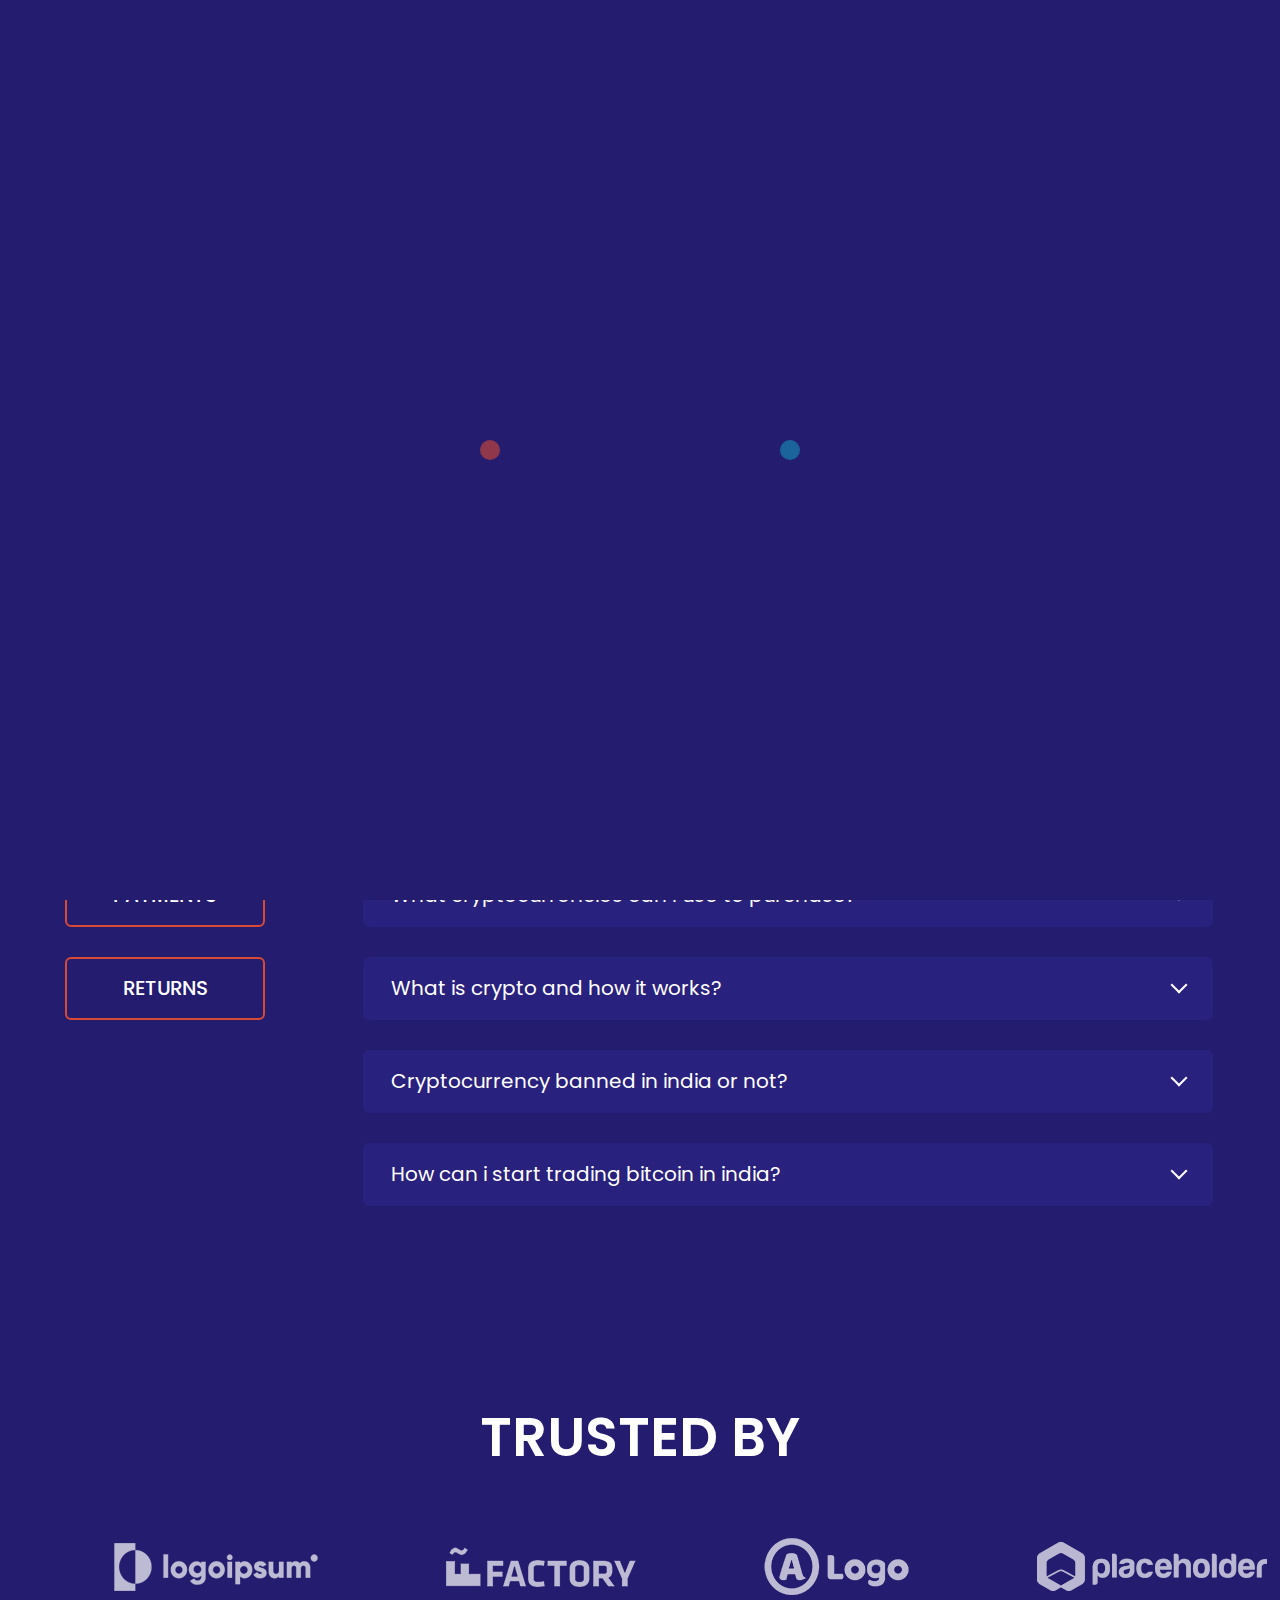
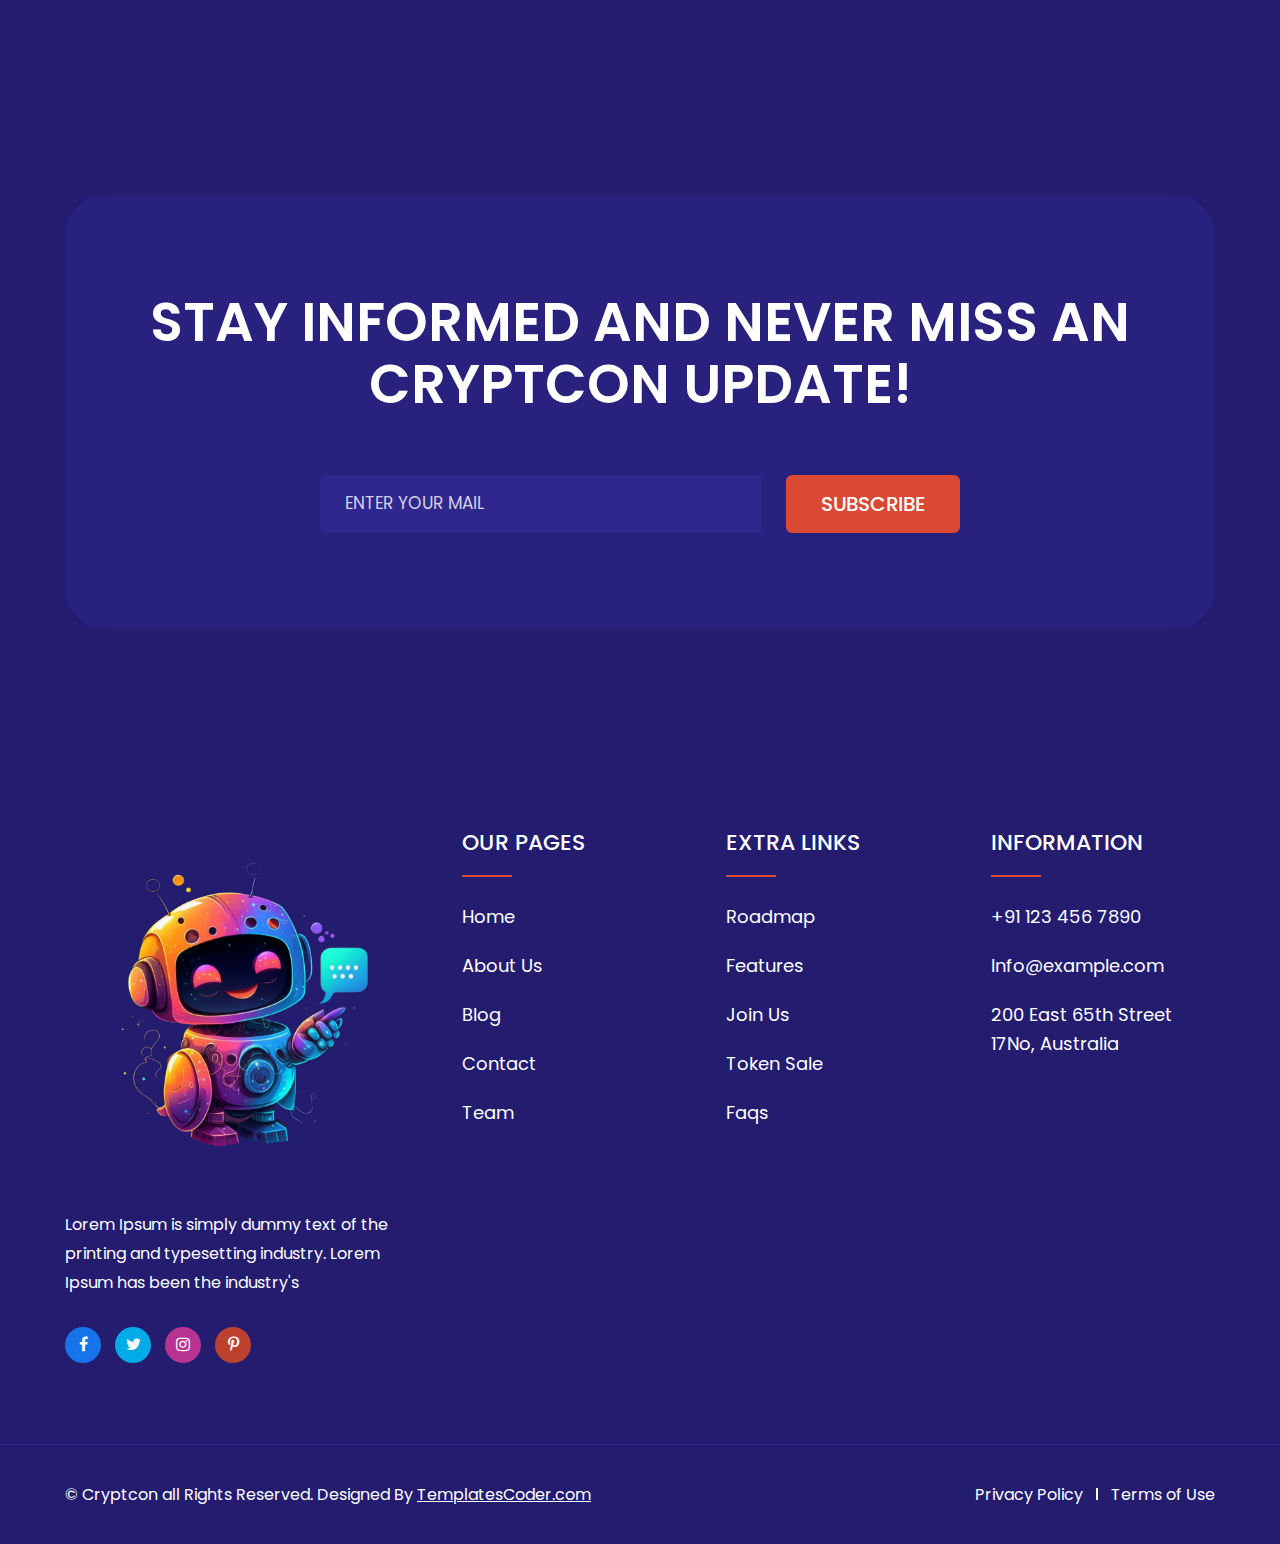
<file: faq.html>
<!DOCTYPE html>
<html lang="en">
<head>
    <!-- Basic Page Needs -->
    <meta charset="utf-8">
	<title>Cryptcon</title>

    <!-- Mobile Specific Metas -->
    <meta name="viewport" content="width=device-width, initial-scale=1, maximum-scale=1">
    <link type="image/x-icon" href="images/favicon.png" rel="icon">

    <!-- CSS -->
    <link rel="preconnect" href="https://fonts.googleapis.com">
    <link rel="preconnect" href="https://fonts.gstatic.com" crossorigin>
    <link href="https://fonts.googleapis.com/css2?family=Poppins:wght@100;200;300;400;500;600;700;800;900&display=swap" rel="stylesheet">
    <link rel="stylesheet" type="text/css" href="css/font-awesome.min.css">
    <link rel="stylesheet" type="text/css" href="css/animate.css">
    <link rel="stylesheet" type="text/css" href="css/bootstrap.min.css">
    <link rel="stylesheet" type="text/css" href="css/style.css">
</head>
<body>


    <!-- Preloader Start -->
    <div id="preloader" class="preloader">
        <div class="preloader-box">
            <div class="circle circle-1"></div>
            <div class="circle circle-2"></div>
        </div>
    </div>
    <!-- Preloader End -->


    <!-- Header Start -->
    <header class="header">
       <div class="container">
            <div class="row flex-align">
                <div class="col-lg-4 col-md-6 col-8">
                    <div class="logo">
                        <a href="index.html"><img src="images/logo.png" alt="Cryptcon"></a>
                    </div>
                </div>
                <div class="col-lg-8 col-md-9 col-4 text-right">
                    <div class="menu-toggle">
                        <span></span>
                    </div>
                    <div class="main-menu">
                        <div class="nav-menu">
                            <ul>
                                <li><a href="index.html">Home</a></li>
                                <li class="mega-menu">
                                    <span class="opener"></span>
                                    <a href="javascript:void(0)" class="active">Pages<i class="fa fa-angle-down" aria-hidden="true"></i></a>
                                    <ul class="dropdown-content">
                                        <li><a href="about.html">About Us</a></li>
                                        <li><a href="blog-list.html">Our Blog</a></li>
                                        <li><a href="token-sale.html">Token Sale</a></li>
                                        <li><a href="contact.html">Contact Us</a></li>
                                        <li><a href="faq.html" class="active">FAQ’s</a></li>
                                        <li><a href="404.html">Page 404</a></li>
                                    </ul>
                                </li>
                                <li><a href="feature.html">Feature</a></li>
                                <li><a href="roadmap.html">Roadmap</a></li>
                                <li><a href="our-team.html">Team</a></li>
                            </ul>
                        </div>
                        <div class="sign-in">
                            <a href="sign-in.html" class="btn-small">Sign in</a>
                        </div>
                    </div>
                </div>
            </div>
        </div>
    </header>
    <!-- Header End -->


    <!-- Start Of Main Div -->
    <div class="main">

        <!-- Start Of Subpage banner -->
        <section class="subpage-banner relative">
            <div class="container">
                <div class="row">
                    <div class="col-12">
                        <div class="subpage-content">
                            <h1 class="subpage-title delay-1 wow fadeInLeft">Frequently Asked Questions</h1>
                            <p class="subpage-des delay-2 wow fadeInLeft">Lorem Ipsum is simply dummy text of the printing and typesetting industry. Lorem Ipsum has been the industry's standard dummy text ever since the 1500s, when an unknown printer took a galley of type and scrambled it to make a type specimen book.</p>
                        </div>
                    </div>
                </div>
            </div>

             <div class="bg-pattern">
                <img src="images/subpage-pattern-1.png" alt="subpage-pattern-1" class="pattern-1 top-0 wow">
                <img src="images/subpage-pattern-2.png" alt="subpage-pattern-2" class="pattern-2 bottom-0 line-pattern wow">
            </div>
        </section>
        <!-- End Of Subpage banner -->


        <!-- Start Of Faq's -->
        <div class="faq pb-200 relative overflow-h">
            <div class="container">
                <div class="row">
                    <div class="col-md-4 col-lg-3 col-xl-3">
                        <div class="faq-tabing wow fadeInLeft">
                            <ul class="tab-link">
                                <li><a href="javascript:void(0)" class="btn-large active" data-tab="tab-1">General</a></li>
                                <li><a href="javascript:void(0)" class="btn-large" data-tab="tab-2">Shipping</a></li>
                                <li><a href="javascript:void(0)" class="btn-large" data-tab="tab-3">Payments</a></li>
                                <li><a href="javascript:void(0)" class="btn-large" data-tab="tab-4">Returns</a></li>
                            </ul>
                        </div>
                    </div>

                    <div class="col-md-8 col-lg-9 col-xl-9">
                        <div class="tab-content wow fadeInRight">
                            <div class="tab-panel active" id="tab-1">
                                <div class="faq-content">
                                    <div class="faq-box">
                                        <div class="faq-title">How can I participate in the ICO Token sale?</div>
                                        <div class="faq-panel">
                                            <p>There are many variations of passages of Lorem Ipsum available, but the majority have suffered alteration in some form, by injected humour, or randomised words which don't look even slightly believable. If you are going to use a passage of Lorem Ipsum, you need to be sure there isn't anything embarrassing hidden in the middle of text.</p>
                                        </div>
                                    </div>

                                    <div class="faq-box">
                                        <div class="faq-title">How do I benefit from the ICO Token?</div>
                                        <div class="faq-panel">
                                            <p>There are many variations of passages of Lorem Ipsum available, but the majority have suffered alteration in some form, by injected humour, or randomised words which don't look even slightly believable. If you are going to use a passage of Lorem Ipsum, you need to be sure there isn't anything embarrassing hidden in the middle of text.</p>
                                        </div>
                                    </div>

                                    <div class="faq-box">
                                        <div class="faq-title">What cryptocurrencies can I use to purchase?</div>
                                        <div class="faq-panel">
                                            <p>There are many variations of passages of Lorem Ipsum available, but the majority have suffered alteration in some form, by injected humour, or randomised words which don't look even slightly believable. If you are going to use a passage of Lorem Ipsum, you need to be sure there isn't anything embarrassing hidden in the middle of text.</p>
                                        </div>
                                    </div>

                                    <div class="faq-box">
                                        <div class="faq-title">What is crypto and how it works?</div>
                                        <div class="faq-panel">
                                            <p>There are many variations of passages of Lorem Ipsum available, but the majority have suffered alteration in some form, by injected humour, or randomised words which don't look even slightly believable. If you are going to use a passage of Lorem Ipsum, you need to be sure there isn't anything embarrassing hidden in the middle of text.</p>
                                        </div>
                                    </div>

                                    <div class="faq-box">
                                        <div class="faq-title">Cryptocurrency banned in india or not?</div>
                                        <div class="faq-panel">
                                            <p>There are many variations of passages of Lorem Ipsum available, but the majority have suffered alteration in some form, by injected humour, or randomised words which don't look even slightly believable. If you are going to use a passage of Lorem Ipsum, you need to be sure there isn't anything embarrassing hidden in the middle of text.</p>
                                        </div>
                                    </div>

                                    <div class="faq-box">
                                        <div class="faq-title">How can i start trading bitcoin in india?</div>
                                        <div class="faq-panel">
                                            <p>There are many variations of passages of Lorem Ipsum available, but the majority have suffered alteration in some form, by injected humour, or randomised words which don't look even slightly believable. If you are going to use a passage of Lorem Ipsum, you need to be sure there isn't anything embarrassing hidden in the middle of text.</p>
                                        </div>
                                    </div>
                                </div>
                            </div>


                            <div class="tab-panel" id="tab-2">
                                <div class="faq-content">
                                    <div class="faq-box">
                                        <div class="faq-title">What cryptocurrencies can I use to purchase?</div>
                                        <div class="faq-panel">
                                            <p>There are many variations of passages of Lorem Ipsum available, but the majority have suffered alteration in some form, by injected humour, or randomised words which don't look even slightly believable. If you are going to use a passage of Lorem Ipsum, you need to be sure there isn't anything embarrassing hidden in the middle of text.</p>
                                        </div>
                                    </div>

                                    <div class="faq-box">
                                        <div class="faq-title">What is crypto and how it works?</div>
                                        <div class="faq-panel">
                                            <p>There are many variations of passages of Lorem Ipsum available, but the majority have suffered alteration in some form, by injected humour, or randomised words which don't look even slightly believable. If you are going to use a passage of Lorem Ipsum, you need to be sure there isn't anything embarrassing hidden in the middle of text.</p>
                                        </div>
                                    </div>

                                    <div class="faq-box">
                                        <div class="faq-title">Cryptocurrency banned in india or not?</div>
                                        <div class="faq-panel">
                                            <p>There are many variations of passages of Lorem Ipsum available, but the majority have suffered alteration in some form, by injected humour, or randomised words which don't look even slightly believable. If you are going to use a passage of Lorem Ipsum, you need to be sure there isn't anything embarrassing hidden in the middle of text.</p>
                                        </div>
                                    </div>

                                    <div class="faq-box">
                                        <div class="faq-title">How can i start trading bitcoin in india?</div>
                                        <div class="faq-panel">
                                            <p>There are many variations of passages of Lorem Ipsum available, but the majority have suffered alteration in some form, by injected humour, or randomised words which don't look even slightly believable. If you are going to use a passage of Lorem Ipsum, you need to be sure there isn't anything embarrassing hidden in the middle of text.</p>
                                        </div>
                                    </div>
                                </div>
                            </div>


                            <div class="tab-panel" id="tab-3">
                                <div class="faq-content">
                                    <div class="faq-box">
                                        <div class="faq-title">How do I benefit from the ICO Token?</div>
                                        <div class="faq-panel">
                                            <p>There are many variations of passages of Lorem Ipsum available, but the majority have suffered alteration in some form, by injected humour, or randomised words which don't look even slightly believable. If you are going to use a passage of Lorem Ipsum, you need to be sure there isn't anything embarrassing hidden in the middle of text.</p>
                                        </div>
                                    </div>

                                    <div class="faq-box">
                                        <div class="faq-title">What cryptocurrencies can I use to purchase?</div>
                                        <div class="faq-panel">
                                            <p>There are many variations of passages of Lorem Ipsum available, but the majority have suffered alteration in some form, by injected humour, or randomised words which don't look even slightly believable. If you are going to use a passage of Lorem Ipsum, you need to be sure there isn't anything embarrassing hidden in the middle of text.</p>
                                        </div>
                                    </div>

                                    <div class="faq-box">
                                        <div class="faq-title">What is crypto and how it works?</div>
                                        <div class="faq-panel">
                                            <p>There are many variations of passages of Lorem Ipsum available, but the majority have suffered alteration in some form, by injected humour, or randomised words which don't look even slightly believable. If you are going to use a passage of Lorem Ipsum, you need to be sure there isn't anything embarrassing hidden in the middle of text.</p>
                                        </div>
                                    </div>

                                    <div class="faq-box">
                                        <div class="faq-title">Cryptocurrency banned in india or not?</div>
                                        <div class="faq-panel">
                                            <p>There are many variations of passages of Lorem Ipsum available, but the majority have suffered alteration in some form, by injected humour, or randomised words which don't look even slightly believable. If you are going to use a passage of Lorem Ipsum, you need to be sure there isn't anything embarrassing hidden in the middle of text.</p>
                                        </div>
                                    </div>

                                    <div class="faq-box">
                                        <div class="faq-title">How can I participate in the ICO Token sale?</div>
                                        <div class="faq-panel">
                                            <p>There are many variations of passages of Lorem Ipsum available, but the majority have suffered alteration in some form, by injected humour, or randomised words which don't look even slightly believable. If you are going to use a passage of Lorem Ipsum, you need to be sure there isn't anything embarrassing hidden in the middle of text.</p>
                                        </div>
                                    </div>
                                </div>
                            </div>


                            <div class="tab-panel" id="tab-4">
                                <div class="faq-content">
                                    <div class="faq-box">
                                        <div class="faq-title">What cryptocurrencies can I use to purchase?</div>
                                        <div class="faq-panel">
                                            <p>There are many variations of passages of Lorem Ipsum available, but the majority have suffered alteration in some form, by injected humour, or randomised words which don't look even slightly believable. If you are going to use a passage of Lorem Ipsum, you need to be sure there isn't anything embarrassing hidden in the middle of text.</p>
                                        </div>
                                    </div>

                                    <div class="faq-box">
                                        <div class="faq-title">What is crypto and how it works?</div>
                                        <div class="faq-panel">
                                            <p>There are many variations of passages of Lorem Ipsum available, but the majority have suffered alteration in some form, by injected humour, or randomised words which don't look even slightly believable. If you are going to use a passage of Lorem Ipsum, you need to be sure there isn't anything embarrassing hidden in the middle of text.</p>
                                        </div>
                                    </div>

                                    <div class="faq-box">
                                        <div class="faq-title">How can I participate in the ICO Token sale?</div>
                                        <div class="faq-panel">
                                            <p>There are many variations of passages of Lorem Ipsum available, but the majority have suffered alteration in some form, by injected humour, or randomised words which don't look even slightly believable. If you are going to use a passage of Lorem Ipsum, you need to be sure there isn't anything embarrassing hidden in the middle of text.</p>
                                        </div>
                                    </div>

                                    <div class="faq-box">
                                        <div class="faq-title">Cryptocurrency banned in india or not?</div>
                                        <div class="faq-panel">
                                            <p>There are many variations of passages of Lorem Ipsum available, but the majority have suffered alteration in some form, by injected humour, or randomised words which don't look even slightly believable. If you are going to use a passage of Lorem Ipsum, you need to be sure there isn't anything embarrassing hidden in the middle of text.</p>
                                        </div>
                                    </div>
                                </div>
                            </div>
                        </div>
                    </div>
                </div>
            </div>

            <div class="bg-pattern">
                <img src="images/left-pattern-04.png" alt="right-pattern-02" class="pattern-1 top-0 wow">
                <img src="images/right-pattern-04.png" alt="left-pattern-02" class="pattern-2 bottom-0 wow">
            </div>
        </div>
        <!-- End Of Faq's -->


        <!-- Start Of Partners -->
        <section class="trusted-brand relative">
            <div class="container">
                <div class="row">
                    <div class="col-12">
                        <div class="heading-part heading-center wow fadeInUp">
                            <h3>Trusted By</h3>
                        </div>
                    </div>
                </div>
            </div>

            <div class="brand-logo-part wow fadeInUp">
                <div class="brand-slider">
                    <div class="brand-logo">
                        <img src="images/brand-logo-1.png" alt="brand-logo-1">
                    </div>

                    <div class="brand-logo">
                        <img src="images/brand-logo-2.png" alt="brand-logo-2">
                    </div>

                    <div class="brand-logo">
                        <img src="images/brand-logo-3.png" alt="brand-logo-3">
                    </div>

                    <div class="brand-logo">
                        <img src="images/brand-logo-4.png" alt="brand-logo-4">
                    </div>

                    <div class="brand-logo">
                        <img src="images/brand-logo-5.png" alt="brand-logo-5">
                    </div>

                    <div class="brand-logo">
                        <img src="images/brand-logo-6.png" alt="brand-logo-6">
                    </div>
                </div>

                <div class="brand-slider">
                    <div class="brand-logo">
                        <img src="images/brand-logo-1.png" alt="brand-logo-1">
                    </div>

                    <div class="brand-logo">
                        <img src="images/brand-logo-2.png" alt="brand-logo-2">
                    </div>

                    <div class="brand-logo">
                        <img src="images/brand-logo-3.png" alt="brand-logo-3">
                    </div>

                    <div class="brand-logo">
                        <img src="images/brand-logo-4.png" alt="brand-logo-4">
                    </div>

                    <div class="brand-logo">
                        <img src="images/brand-logo-5.png" alt="brand-logo-5">
                    </div>

                    <div class="brand-logo">
                        <img src="images/brand-logo-6.png" alt="brand-logo-6">
                    </div>
                </div>
            </div>
        </section>
        <!-- End Of Partners -->
        

        <!-- Start Of Newsletter -->
        <section class="newsletter relative ptb-200">
            <div class="container">
                <div class="row">
                    <div class="col-12">
                        <div class="newsletter-box wow fadeInUp">
                            <div class="newsletter-title">
                                <h3>Stay Informed And Never Miss An Cryptcon Update!</h3>
                            </div>

                            <div class="newsletter-form">
                                <form>
                                    <div class="form-group w-100">
                                        <input type="text" name="newsletter" placeholder="Enter Your Mail" class="form-control" required>
                                    </div>
                                    <div class="form-btn">
                                        <button type="submit" class="btn-large">Subscribe</button>
                                    </div>
                                </form>
                            </div>
                        </div>     
                    </div>
                </div>
            </div>

            <div class="bg-pattern">
                <img src="images/left-pattern-04.png" alt="right-pattern-02" class="pattern-1 top-0 wow">
                <img src="images/right-pattern-04.png" alt="left-pattern-02" class="pattern-2 bottom-0 wow">
            </div>
        </section>
        <!-- End Of Newsletter -->


        <!-- Start of Footer -->
        <footer class="footer relative">
            <div class="footer-content">
                <div class="container">
                    <div class="row">
                        <div class="col-md-12 col-lg-4 col-xl-4">
                            <div class="footer-logo wow fadeInUp">
                                <a href="index.html"><img src="images/logo.png" alt="logo"></a>
                                <p>Lorem Ipsum is simply dummy text of the printing and typesetting industry. Lorem Ipsum has been the industry's</p>
                                <ul class="social-icon"> 
                                    <li><a href="#" class="fb"><i class="fa fa-facebook" aria-hidden="true"></i></a></li>
                                    <li><a href="#" class="twit"><i class="fa fa-twitter" aria-hidden="true"></i></a></li>
                                    <li><a href="#" class="insta"><i class="fa fa-instagram" aria-hidden="true"></i></a></li>
                                    <li><a href="#" class="pinterest"><i class="fa fa-pinterest-p" aria-hidden="true"></i></a></li>
                                </ul>
                            </div>
                        </div>

                        <div class="col-md-12 col-lg-8 col-xl-8">
                            <div class="row">
                                <div class="col-6 col-md-4 col-lg-4 col-xl-4">
                                    <div class="footer-link wow fadeInUp">
                                        <h3 class="footer-title">Our Pages</h3>
                                        <ul>
                                            <li><a href="index.html">Home</a></li>
                                            <li><a href="about.html">About Us</a></li>
                                            <li><a href="blog-list.html">Blog</a></li>
                                            <li><a href="contact.html">Contact</a></li>
                                            <li><a href="our-team.html">Team</a></li>
                                        </ul>
                                    </div>
                                </div>

                                <div class="col-6 col-md-4 col-lg-4 col-xl-4">
                                    <div class="footer-link wow fadeInUp">
                                        <h3 class="footer-title">Extra Links</h3>
                                        <ul>
                                            <li><a href="roadmap.html">Roadmap</a></li>
                                            <li><a href="feature.html">Features</a></li>
                                            <li><a href="#">Join Us</a></li>
                                            <li><a href="token-sale.html">Token Sale</a></li>
                                            <li><a href="faq.html">Faqs</a></li>
                                        </ul>
                                    </div>
                                </div>

                                <div class="col-md-4 col-lg-4 col-xl-4">
                                    <div class="footer-link wow fadeInUp">
                                        <h3 class="footer-title">Information</h3>
                                        <ul>
                                            <li><a href="tel:+91123456789">+91 123 456 7890</a></li>
                                            <li><a href="mailto:Info@example.com">Info@example.com</a></li>
                                            <li>200 East 65th Street 17No, Australia</li>
                                        </ul>
                                    </div>
                                </div>
                            </div>
                        </div>
                    </div>
                </div>
            </div>

            <div class="copyright">
                <div class="container">
                    <div class="row">
                        <div class="col-md-12 col-lg-8 col-xl-8">
                            <div class="copyright-text">
                                <p>© Cryptcon all Rights Reserved. Designed By <a href="#">TemplatesCoder.com</a></p>
                            </div>
                        </div>

                        <div class="col-md-12 col-lg-4 col-xl-4">
                            <div class="copyright-link text-right">
                                <ul>
                                    <li><a href="#">Privacy Policy</a></li>
                                    <li><a href="#">Terms of Use</a></li>
                                </ul>
                            </div>
                        </div>
                    </div>
                </div>
            </div>

            <div class="bg-pattern">
                <img src="images/footer-pattern.png" alt="footer-pattern" class="pattern-1 line-pattern top-0 wow">
            </div>
        </footer>
        <!-- End of Footer -->

    </div>
    <!-- End Of Main Div -->

    <script src="js/jquery-3.4.1.min.js"></script>
    <script src="js/bootstrap.min.js"></script>
    <script src="js/animation.js"></script>
    <script src="js/script.js"></script>

</body>
</html>
</file>
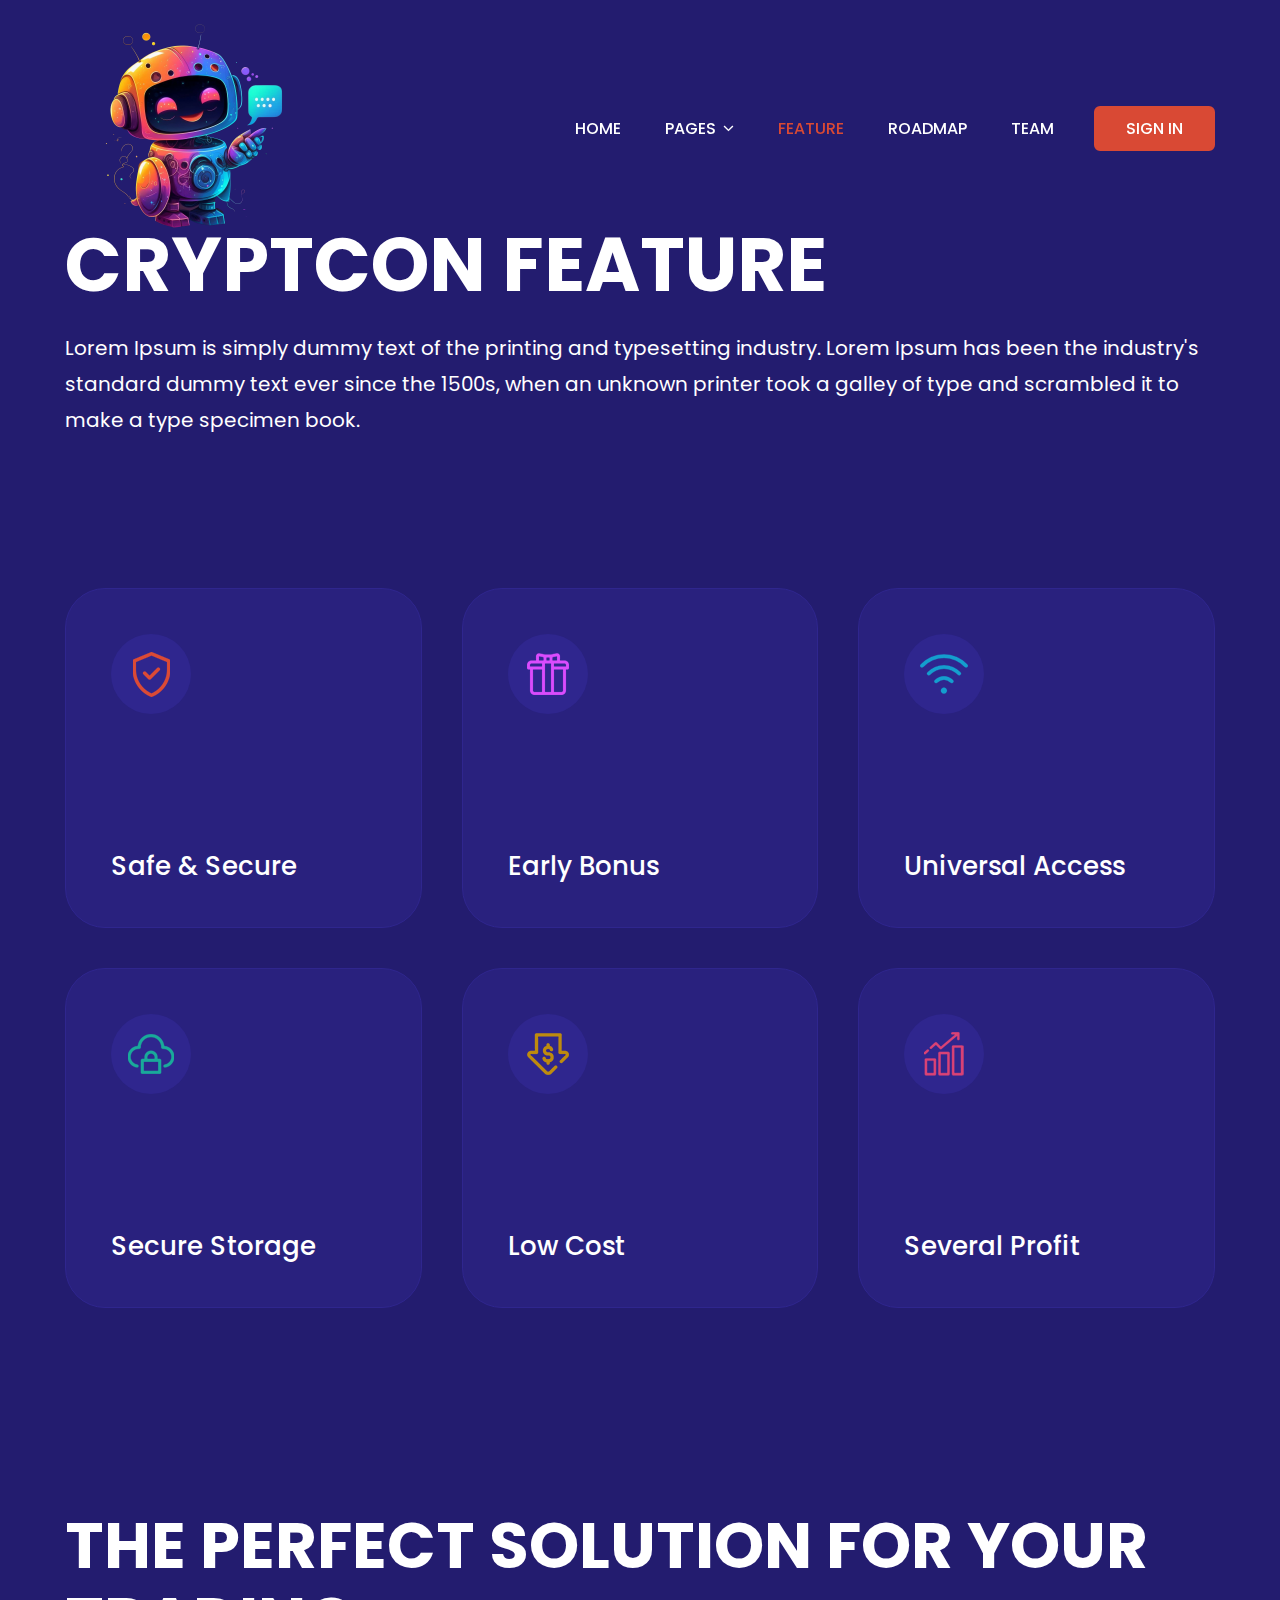
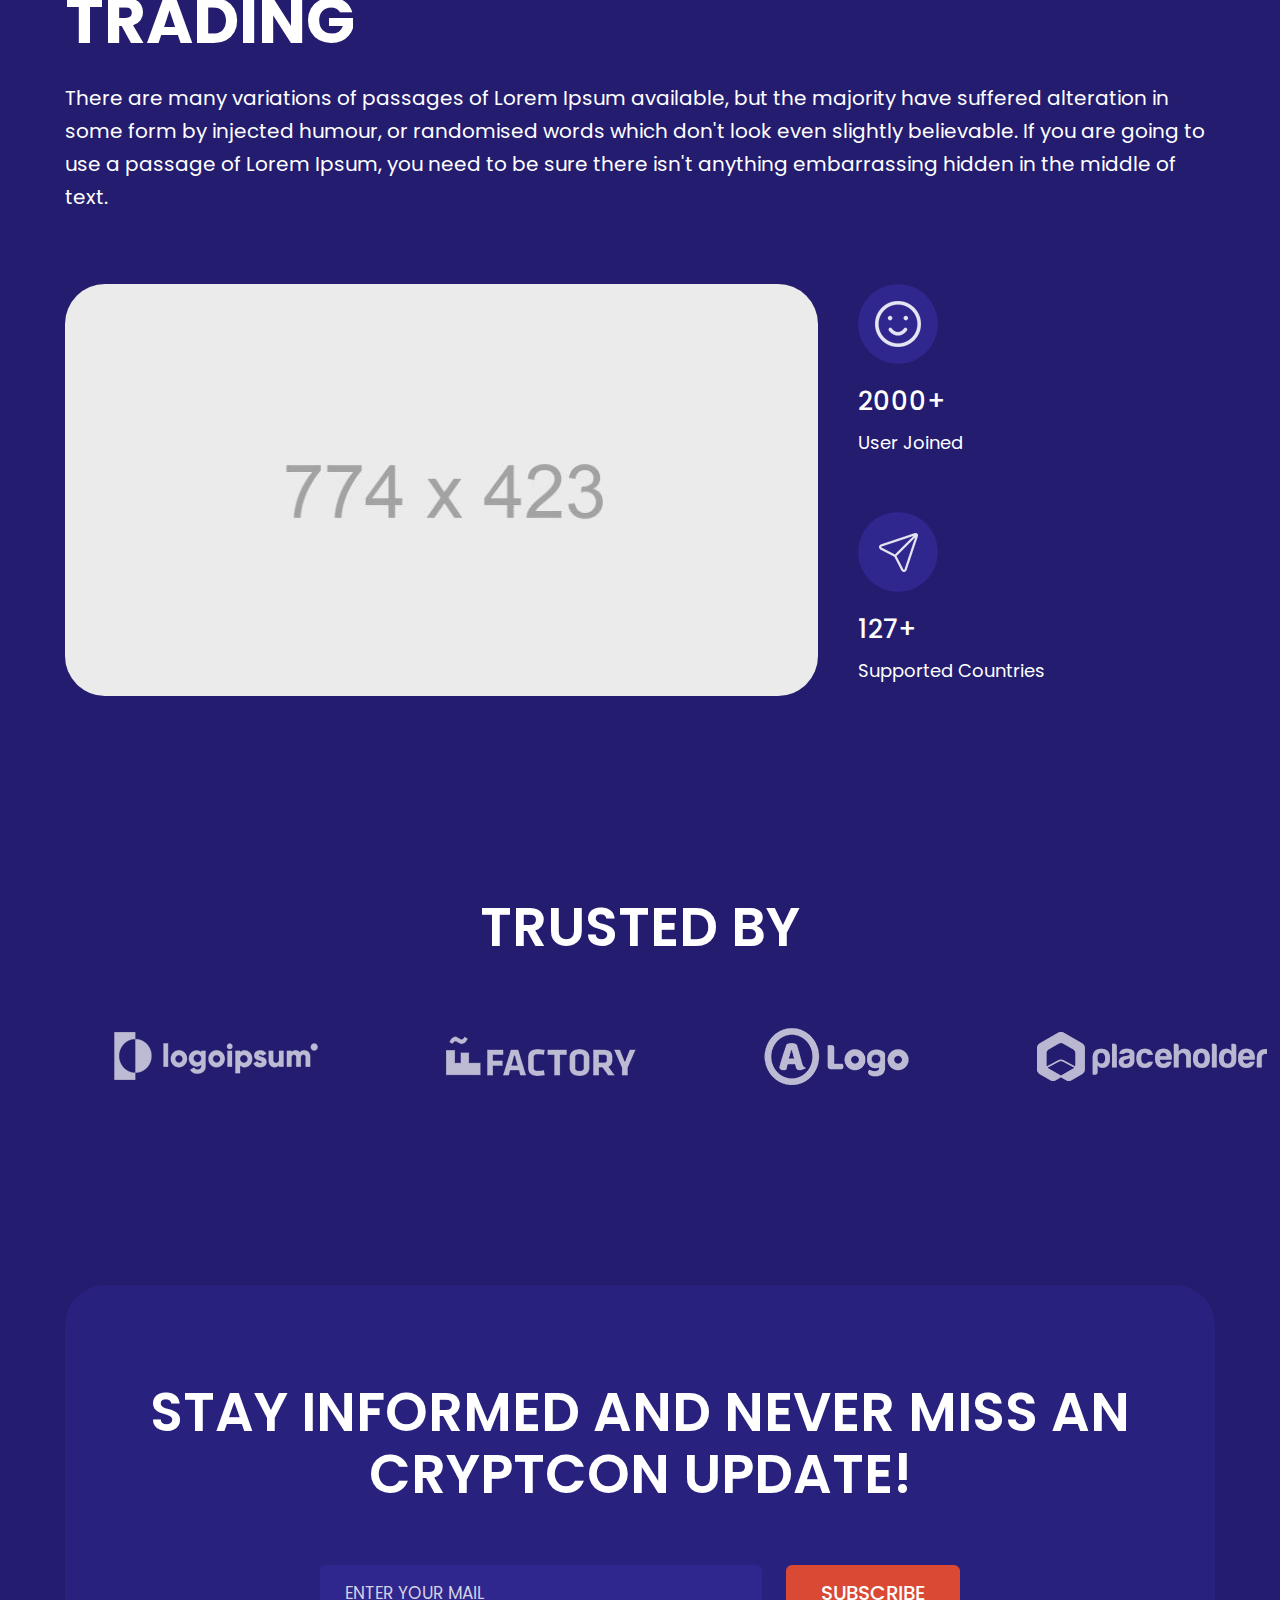
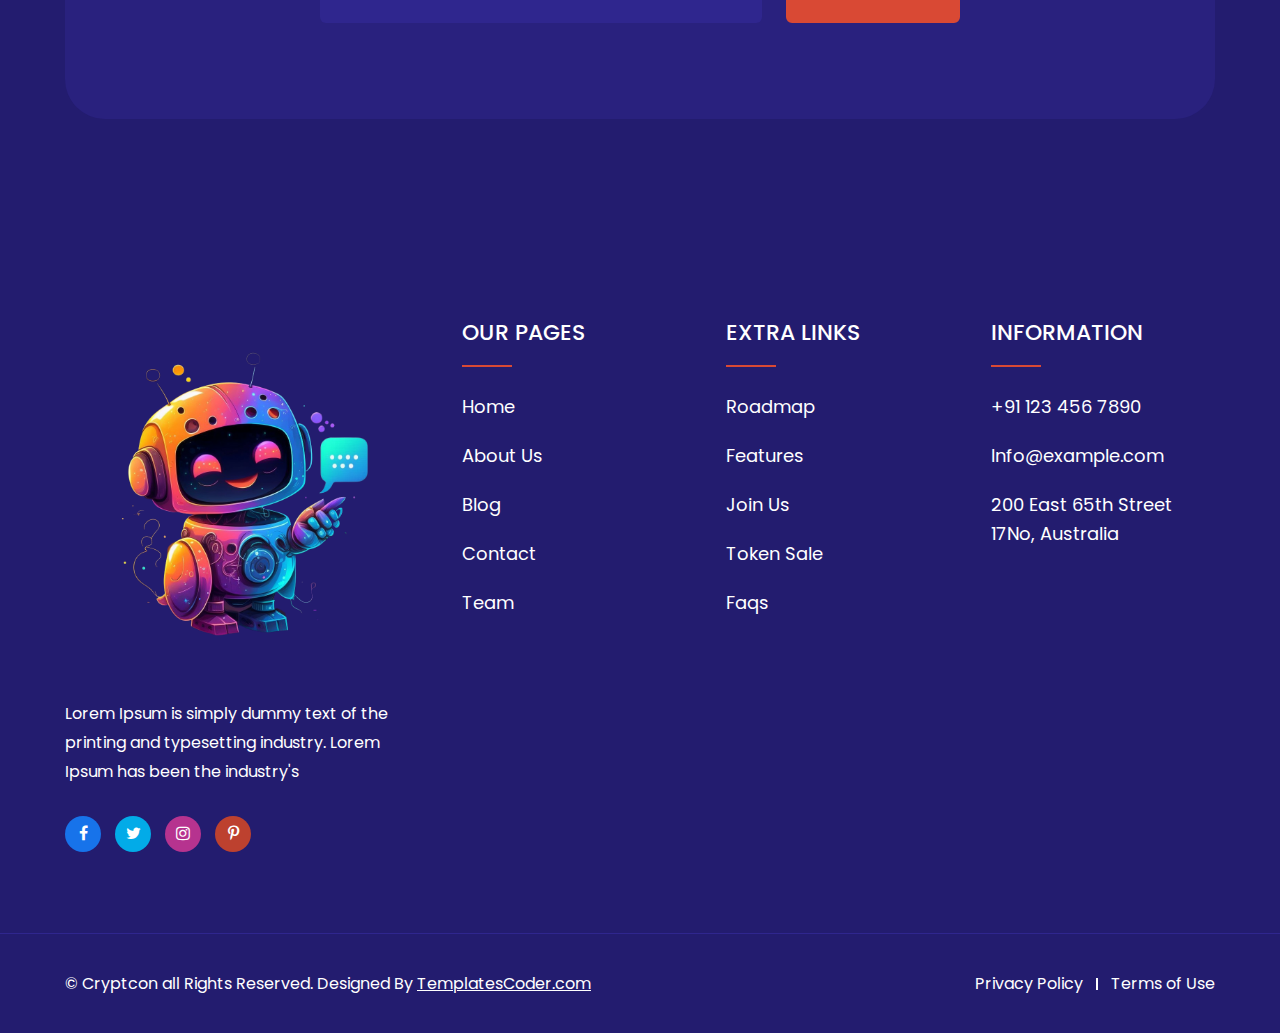
<file: feature.html>
<!DOCTYPE html>
<html lang="en">
<head>
    <!-- Basic Page Needs -->
    <meta charset="utf-8">
	<title>Cryptcon</title>

    <!-- Mobile Specific Metas -->
    <meta name="viewport" content="width=device-width, initial-scale=1, maximum-scale=1">
    <link type="image/x-icon" href="images/favicon.png" rel="icon">

    <!-- CSS -->
    <link rel="preconnect" href="https://fonts.googleapis.com">
    <link rel="preconnect" href="https://fonts.gstatic.com" crossorigin>
    <link href="https://fonts.googleapis.com/css2?family=Poppins:wght@100;200;300;400;500;600;700;800;900&display=swap" rel="stylesheet">
    <link rel="stylesheet" type="text/css" href="css/font-awesome.min.css">
    <link rel="stylesheet" type="text/css" href="css/animate.css">
    <link rel="stylesheet" type="text/css" href="css/bootstrap.min.css">
    <link rel="stylesheet" type="text/css" href="css/style.css">
</head>
<body>


    <!-- Preloader Start -->
    
    <!-- Preloader End -->


    <!-- Header Start -->
    <header class="header">
       <div class="container">
            <div class="row flex-align">
                <div class="col-lg-4 col-md-6 col-8">
                    <div class="logo">
                        <a href="index.html"><img src="images/logo.png" alt="Cryptcon"></a>
                    </div>
                </div>
                <div class="col-lg-8 col-md-9 col-4 text-right">
                    <div class="menu-toggle">
                        <span></span>
                    </div>
                    <div class="main-menu">
                        <div class="nav-menu">
                            <ul>
                                <li><a href="index.html">Home</a></li>
                                <li class="mega-menu">
                                    <span class="opener"></span>
                                    <a href="javascript:void(0)">Pages<i class="fa fa-angle-down" aria-hidden="true"></i></a>
                                    <ul class="dropdown-content">
                                        <li><a href="about.html">About Us</a></li>
                                        <li><a href="blog-list.html">Our Blog</a></li>
                                        <li><a href="token-sale.html">Token Sale</a></li>
                                        <li><a href="contact.html">Contact Us</a></li>
                                        <li><a href="faq.html">FAQ’s</a></li>
                                        <li><a href="404.html">Page 404</a></li>
                                    </ul>
                                </li>
                                <li><a href="feature.html" class="active">Feature</a></li>
                                <li><a href="roadmap.html">Roadmap</a></li>
                                <li><a href="our-team.html">Team</a></li>
                            </ul>
                        </div>
                        <div class="sign-in">
                            <a href="sign-in.html" class="btn-small">Sign in</a>
                        </div>
                    </div>
                </div>
            </div>
        </div>
    </header>
    <!-- Header End -->


    <!-- Start Of Main Div -->
    <div class="main">

        <!-- Start Of Subpage banner -->
        <section class="subpage-banner relative">
            <div class="container">
                <div class="row">
                    <div class="col-12">
                        <div class="subpage-content">
                            <h1 class="subpage-title delay-1 wow fadeInLeft">Cryptcon Feature</h1>
                            <p class="subpage-des delay-2 wow fadeInLeft">Lorem Ipsum is simply dummy text of the printing and typesetting industry. Lorem Ipsum has been the industry's standard dummy text ever since the 1500s, when an unknown printer took a galley of type and scrambled it to make a type specimen book.</p>
                        </div>
                    </div>
                </div>
            </div>

             <div class="bg-pattern">
                <img src="images/subpage-pattern-1.png" alt="subpage-pattern-1" class="pattern-1 top-0 wow">
                <img src="images/subpage-pattern-2.png" alt="subpage-pattern-2" class="pattern-2 bottom-0 line-pattern wow">
            </div>
        </section>
        <!-- End Of Subpage banner -->


        <!-- Start Of Feature Main -->
        <div class="feature-main pb-160 relative overflow-h">
            <div class="container">
                <div class="row">
                    <div class="col-sm-6 col-md-6 col-lg-4 col-xl-4 d-flex">
                        <div class="feature-box-main wow fadeInUp">
                            <div class="feature-box">
                                <div class="feature-icon">
                                    <img src="images/safe-secure.png" alt="safe-secure">
                                </div>

                                <div class="feature-content">
                                    <a href="feature.html" class="feature-title">Safe & Secure</a>
                                    <p class="feature-des">Contrary to popular belief, Lorem Ipsum is not simply random text, has roots in a piece..</p>
                                </div>
                            </div>
                        </div>
                    </div>

                    <div class="col-sm-6 col-md-6 col-lg-4 col-xl-4 d-flex">
                        <div class="feature-box-main wow fadeInUp delay-1">
                            <div class="feature-box">
                                <div class="feature-icon">
                                    <img src="images/early-bonus.png" alt="early-bonus">
                                </div>

                                <div class="feature-content">
                                    <a href="feature.html" class="feature-title">Early Bonus</a>
                                    <p class="feature-des">Contrary to popular belief, Lorem Ipsum is not simply random text, has roots in a piece..</p>
                                </div>
                            </div>
                        </div>
                    </div>

                    <div class="col-sm-6 col-md-6 col-lg-4 col-xl-4 d-flex">
                        <div class="feature-box-main wow fadeInUp delay-2">
                            <div class="feature-box">
                                <div class="feature-icon">
                                    <img src="images/universal-access.png" alt="universal-access">
                                </div>

                                <div class="feature-content">
                                    <a href="feature.html" class="feature-title">Universal Access</a>
                                    <p class="feature-des">Contrary to popular belief, Lorem Ipsum is not simply random text, has roots in a piece..</p>
                                </div>
                            </div>
                        </div>
                    </div>

                    <div class="col-sm-6 col-md-6 col-lg-4 col-xl-4 d-flex">
                        <div class="feature-box-main wow fadeInUp">
                            <div class="feature-box">
                                <div class="feature-icon">
                                    <img src="images/secure-storage.png" alt="secure-storage">
                                </div>

                                <div class="feature-content">
                                    <a href="feature.html" class="feature-title">Secure Storage</a>
                                    <p class="feature-des">Contrary to popular belief, Lorem Ipsum is not simply random text, has roots in a piece..</p>
                                </div>
                            </div>
                        </div>
                    </div>

                    <div class="col-sm-6 col-md-6 col-lg-4 col-xl-4 d-flex">
                        <div class="feature-box-main wow fadeInUp delay-1">
                            <div class="feature-box">
                                <div class="feature-icon">
                                    <img src="images/low-cost.png" alt="low-cost">
                                </div>

                                <div class="feature-content">
                                    <a href="feature.html" class="feature-title">Low Cost</a>
                                    <p class="feature-des">Contrary to popular belief, Lorem Ipsum is not simply random text, has roots in a piece..</p>
                                </div>
                            </div>
                        </div>
                    </div>

                    <div class="col-sm-6 col-md-6 col-lg-4 col-xl-4 d-flex">
                        <div class="feature-box-main wow fadeInUp delay-2">
                            <div class="feature-box">
                                <div class="feature-icon">
                                    <img src="images/several-profit.png" alt="several-profit">
                                </div>

                                <div class="feature-content">
                                    <a href="feature.html" class="feature-title">Several Profit</a>
                                    <p class="feature-des">Contrary to popular belief, Lorem Ipsum is not simply random text, has roots in a piece..</p>
                                </div>
                            </div>
                        </div>
                    </div>
                </div>
            </div>

            <div class="bg-pattern">
                <img src="images/left-pattern-04.png" alt="right-pattern-02" class="pattern-1 top-0 wow">
                <img src="images/right-pattern-04.png" alt="left-pattern-02" class="pattern-2 bottom-0 wow">
            </div>
        </div>
        <!-- End Of Feature Main -->


        <!-- Start Of Perfact Solution Section -->
        <section class="perfact-solution pb-200 relative">
            <div class="container">
                <div class="row">
                    <div class="col-12">
                        <div class="heading-part wow fadeInLeft">
                            <h2 class="max-width-1100">The Perfect Solution For Your Trading</h2>
                            <p>There are many variations of passages of Lorem Ipsum available, but the majority have suffered alteration in some form by injected humour, or randomised words which don't look even slightly believable. If you are going to use a passage of Lorem Ipsum,  you need to be sure there isn't anything embarrassing hidden in the middle of text.</p>
                        </div>
                    </div>
                </div>

                <div class="row">
                    <div class="col-md-8 col-lg-8 col-xl-8 d-flex order-sm_2">
                        <div class="perfact-solution-img wow fadeInLeft d-flex">
                            <img src="images/perfact-trading.jpg" alt="perfact-trading">
                        </div>
                    </div>

                    <div class="col-md-4 col-lg-4 col-xl-4 d-flex order-sm_1">
                        <div class="perfact-solution-feature wow fadeInRight">
                            <div class="feature-box">
                                <div class="feature-box-icon">
                                    <img src="images/User-Joined.png" alt="User-Joined">
                                </div>

                                <div class="feature-box-content">
                                    <h3 class="count">2000+</h3>
                                    <span>User Joined</span>
                                </div>
                            </div>

                            <div class="feature-box">
                                <div class="feature-box-icon">
                                    <img src="images/Supported-Countries.png" alt="Supported-Countries">
                                </div>

                                <div class="feature-box-content">
                                    <h3 class="count">127+</h3>
                                    <span>Supported Countries</span>
                                </div>
                            </div>
                        </div>
                    </div>
                </div>
            </div>

            <div class="bg-pattern">
                <img src="images/left-pattern-01.png" alt="left-pattern-01" class="pattern-1 wow bottom-0">
                <img src="images/right-pattern-01.png" alt="right-pattern-01" class="pattern-2 line-pattern wow">
            </div>
        </section>
        <!-- End Of Perfact Solution Section -->


        <!-- Start Of Partners -->
        <section class="trusted-brand relative">
            <div class="container">
                <div class="row">
                    <div class="col-12">
                        <div class="heading-part heading-center wow fadeInUp">
                            <h3>Trusted By</h3>
                        </div>
                    </div>
                </div>
            </div>

            <div class="brand-logo-part wow fadeInUp">
                <div class="brand-slider">
                    <div class="brand-logo">
                        <img src="images/brand-logo-1.png" alt="brand-logo-1">
                    </div>

                    <div class="brand-logo">
                        <img src="images/brand-logo-2.png" alt="brand-logo-2">
                    </div>

                    <div class="brand-logo">
                        <img src="images/brand-logo-3.png" alt="brand-logo-3">
                    </div>

                    <div class="brand-logo">
                        <img src="images/brand-logo-4.png" alt="brand-logo-4">
                    </div>

                    <div class="brand-logo">
                        <img src="images/brand-logo-5.png" alt="brand-logo-5">
                    </div>

                    <div class="brand-logo">
                        <img src="images/brand-logo-6.png" alt="brand-logo-6">
                    </div>
                </div>

                <div class="brand-slider">
                    <div class="brand-logo">
                        <img src="images/brand-logo-1.png" alt="brand-logo-1">
                    </div>

                    <div class="brand-logo">
                        <img src="images/brand-logo-2.png" alt="brand-logo-2">
                    </div>

                    <div class="brand-logo">
                        <img src="images/brand-logo-3.png" alt="brand-logo-3">
                    </div>

                    <div class="brand-logo">
                        <img src="images/brand-logo-4.png" alt="brand-logo-4">
                    </div>

                    <div class="brand-logo">
                        <img src="images/brand-logo-5.png" alt="brand-logo-5">
                    </div>

                    <div class="brand-logo">
                        <img src="images/brand-logo-6.png" alt="brand-logo-6">
                    </div>
                </div>
            </div>
        </section>
        <!-- End Of Partners -->
        

        <!-- Start Of Newsletter -->
        <section class="newsletter relative ptb-200">
            <div class="container">
                <div class="row">
                    <div class="col-12">
                        <div class="newsletter-box wow fadeInUp">
                            <div class="newsletter-title">
                                <h3>Stay Informed And Never Miss An Cryptcon Update!</h3>
                            </div>

                            <div class="newsletter-form">
                                <form>
                                    <div class="form-group w-100">
                                        <input type="text" name="newsletter" placeholder="Enter Your Mail" class="form-control" required>
                                    </div>
                                    <div class="form-btn">
                                        <button type="submit" class="btn-large">Subscribe</button>
                                    </div>
                                </form>
                            </div>
                        </div>     
                    </div>
                </div>
            </div>

            <div class="bg-pattern">
                <img src="images/left-pattern-04.png" alt="right-pattern-02" class="pattern-1 top-0 wow">
                <img src="images/right-pattern-04.png" alt="left-pattern-02" class="pattern-2 bottom-0 wow">
            </div>
        </section>
        <!-- End Of Newsletter -->


        <!-- Start of Footer -->
        <footer class="footer relative">
            <div class="footer-content">
                <div class="container">
                    <div class="row">
                        <div class="col-md-12 col-lg-4 col-xl-4">
                            <div class="footer-logo wow fadeInUp">
                                <a href="index.html"><img src="images/logo.png" alt="logo"></a>
                                <p>Lorem Ipsum is simply dummy text of the printing and typesetting industry. Lorem Ipsum has been the industry's</p>
                                <ul class="social-icon"> 
                                    <li><a href="#" class="fb"><i class="fa fa-facebook" aria-hidden="true"></i></a></li>
                                    <li><a href="#" class="twit"><i class="fa fa-twitter" aria-hidden="true"></i></a></li>
                                    <li><a href="#" class="insta"><i class="fa fa-instagram" aria-hidden="true"></i></a></li>
                                    <li><a href="#" class="pinterest"><i class="fa fa-pinterest-p" aria-hidden="true"></i></a></li>
                                </ul>
                            </div>
                        </div>

                        <div class="col-md-12 col-lg-8 col-xl-8">
                            <div class="row">
                                <div class="col-6 col-md-4 col-lg-4 col-xl-4">
                                    <div class="footer-link wow fadeInUp">
                                        <h3 class="footer-title">Our Pages</h3>
                                        <ul>
                                            <li><a href="index.html">Home</a></li>
                                            <li><a href="about.html">About Us</a></li>
                                            <li><a href="blog-list.html">Blog</a></li>
                                            <li><a href="contact.html">Contact</a></li>
                                            <li><a href="our-team.html">Team</a></li>
                                        </ul>
                                    </div>
                                </div>

                                <div class="col-6 col-md-4 col-lg-4 col-xl-4">
                                    <div class="footer-link wow fadeInUp">
                                        <h3 class="footer-title">Extra Links</h3>
                                        <ul>
                                            <li><a href="roadmap.html">Roadmap</a></li>
                                            <li><a href="feature.html">Features</a></li>
                                            <li><a href="#">Join Us</a></li>
                                            <li><a href="token-sale.html">Token Sale</a></li>
                                            <li><a href="faq.html">Faqs</a></li>
                                        </ul>
                                    </div>
                                </div>

                                <div class="col-md-4 col-lg-4 col-xl-4">
                                    <div class="footer-link wow fadeInUp">
                                        <h3 class="footer-title">Information</h3>
                                        <ul>
                                            <li><a href="tel:+91123456789">+91 123 456 7890</a></li>
                                            <li><a href="mailto:Info@example.com">Info@example.com</a></li>
                                            <li>200 East 65th Street 17No, Australia</li>
                                        </ul>
                                    </div>
                                </div>
                            </div>
                        </div>
                    </div>
                </div>
            </div>

            <div class="copyright">
                <div class="container">
                    <div class="row">
                        <div class="col-md-12 col-lg-8 col-xl-8">
                            <div class="copyright-text">
                                <p>© Cryptcon all Rights Reserved. Designed By <a href="#">TemplatesCoder.com</a></p>
                            </div>
                        </div>

                        <div class="col-md-12 col-lg-4 col-xl-4">
                            <div class="copyright-link text-right">
                                <ul>
                                    <li><a href="#">Privacy Policy</a></li>
                                    <li><a href="#">Terms of Use</a></li>
                                </ul>
                            </div>
                        </div>
                    </div>
                </div>
            </div>

            <div class="bg-pattern">
                <img src="images/footer-pattern.png" alt="footer-pattern" class="pattern-1 line-pattern top-0 wow">
            </div>
        </footer>
        <!-- End of Footer -->

    </div>
    <!-- End Of Main Div -->

    <script src="js/jquery-3.4.1.min.js"></script>
    <script src="js/bootstrap.min.js"></script>
    <script src="js/animation.js"></script>
    <script src="js/script.js"></script>

</body>
</html>
</file>
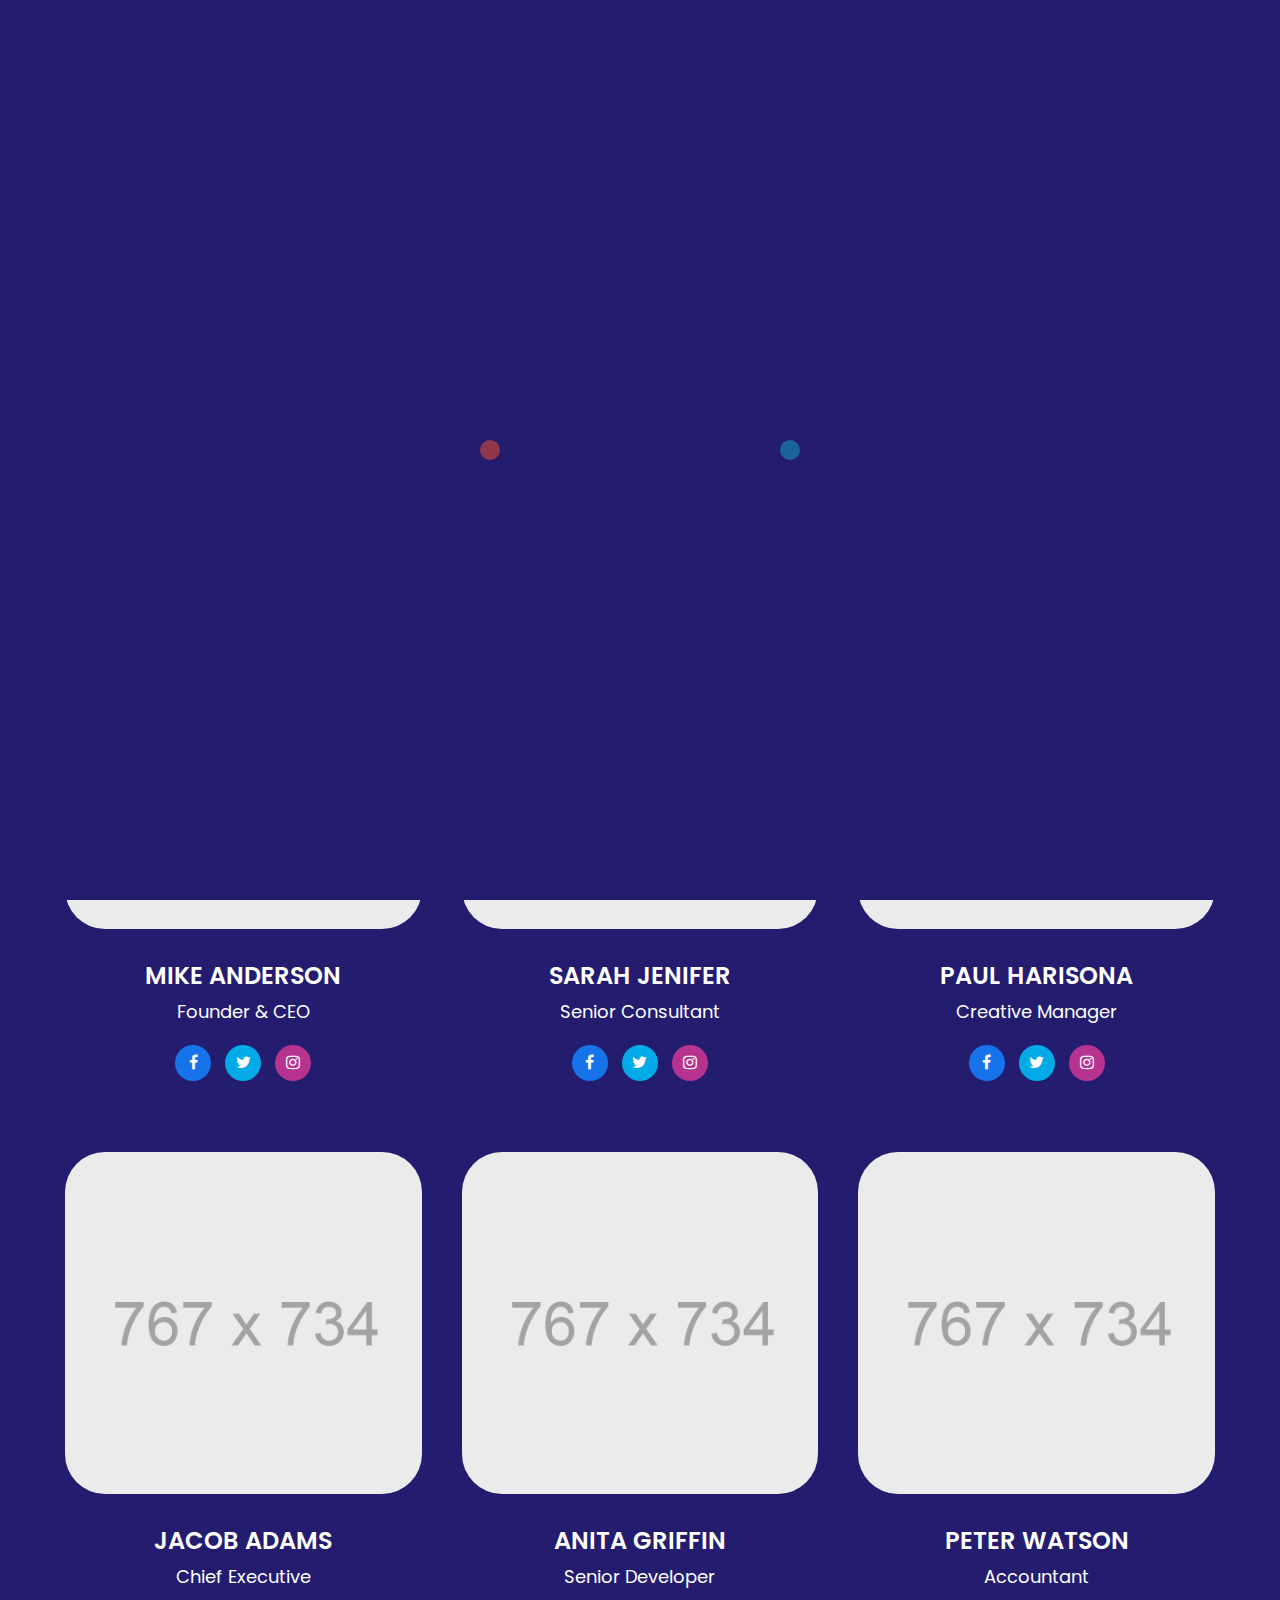
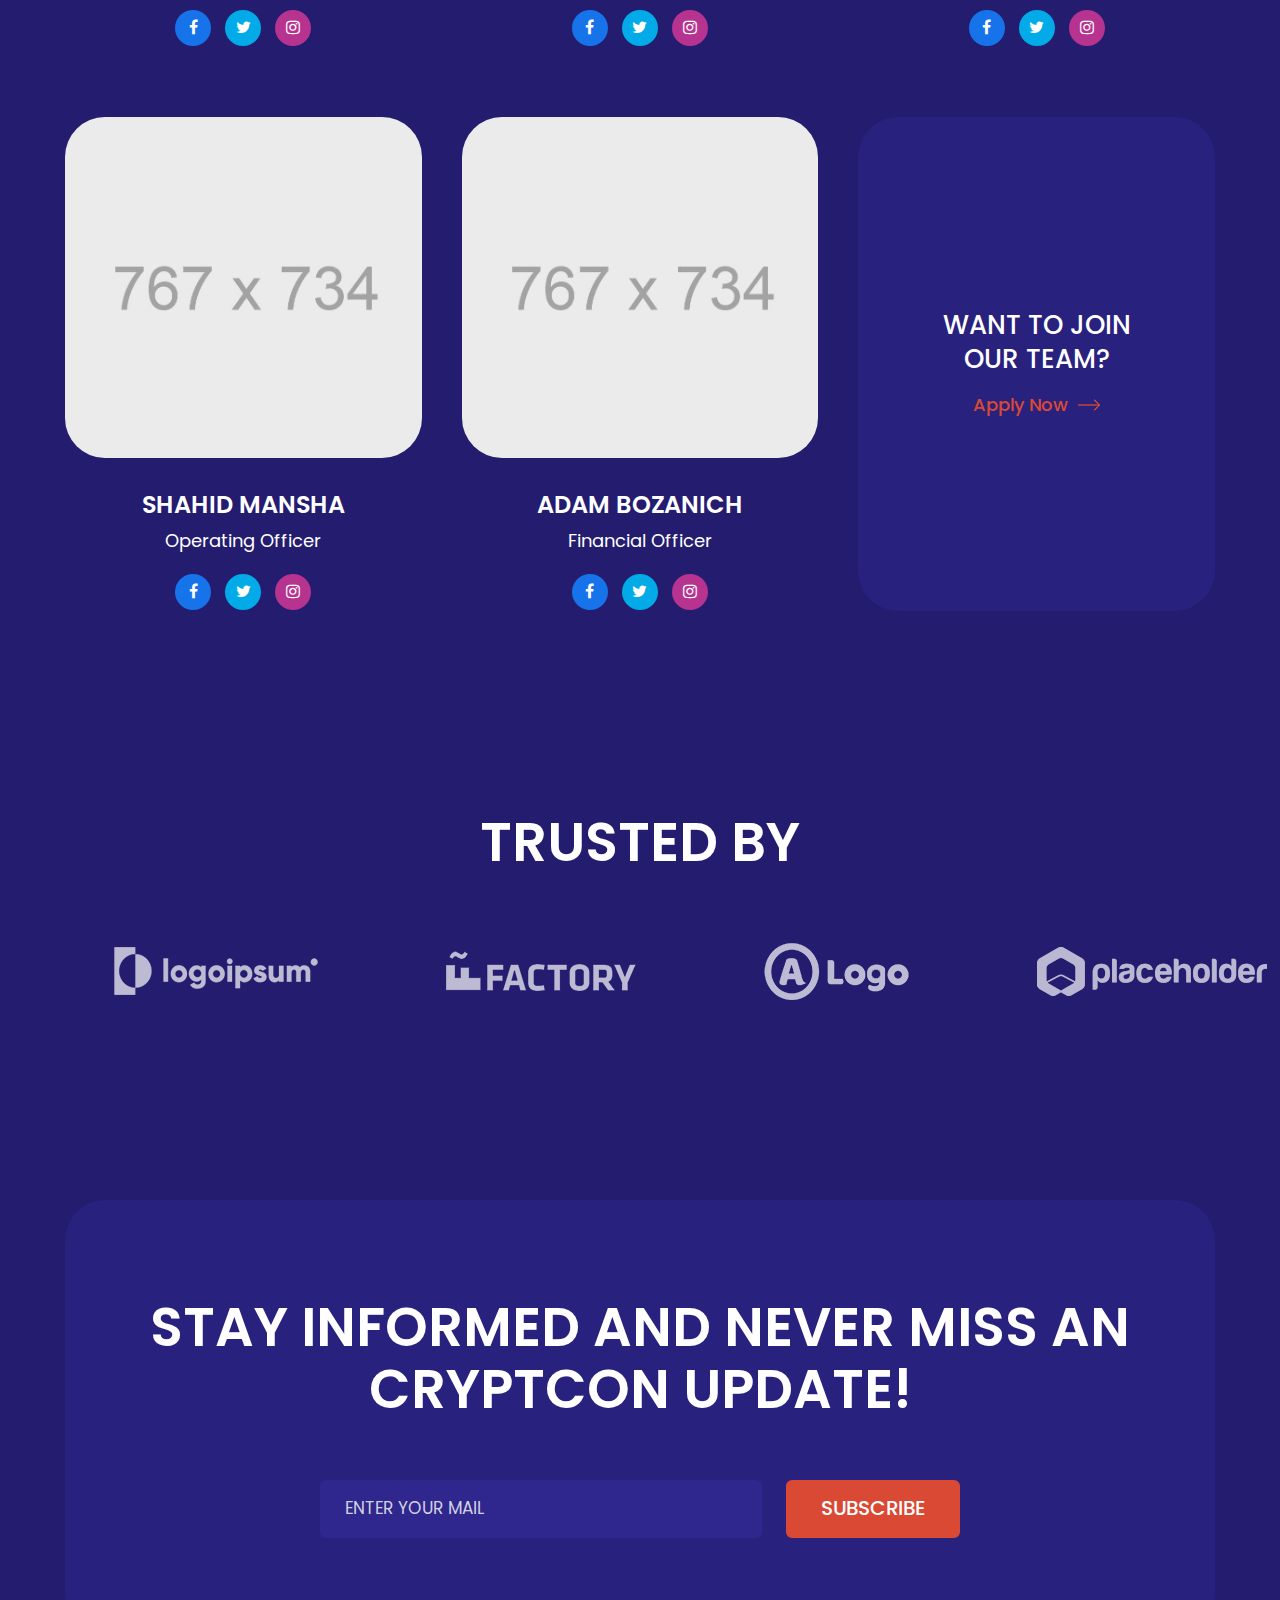
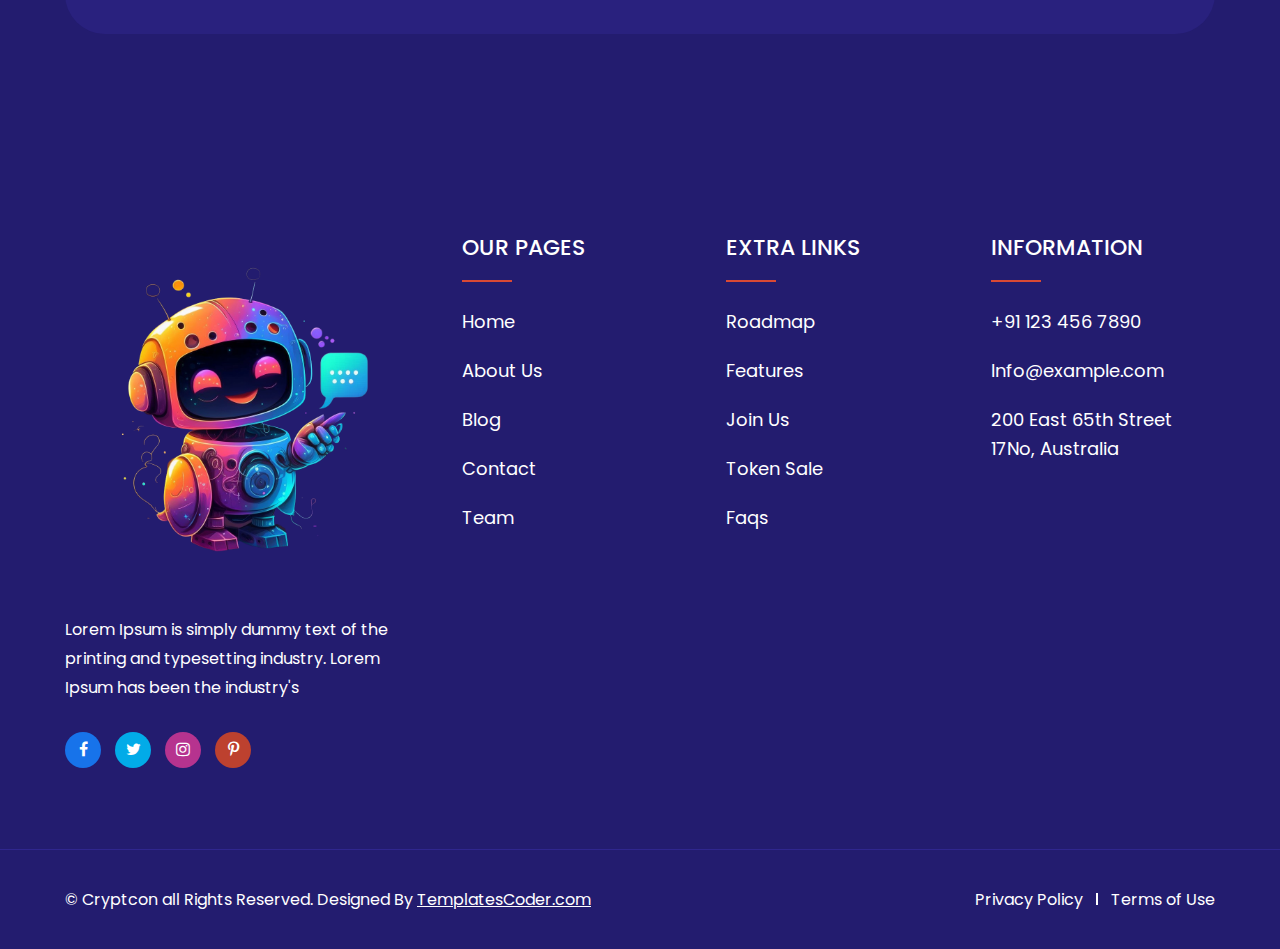
<file: our-team.html>
<!DOCTYPE html>
<html lang="en">
<head>
    <!-- Basic Page Needs -->
    <meta charset="utf-8">
	<title>Cryptcon</title>

    <!-- Mobile Specific Metas -->
    <meta name="viewport" content="width=device-width, initial-scale=1, maximum-scale=1">
    <link type="image/x-icon" href="images/favicon.png" rel="icon">

    <!-- CSS -->
    <link rel="preconnect" href="https://fonts.googleapis.com">
    <link rel="preconnect" href="https://fonts.gstatic.com" crossorigin>
    <link href="https://fonts.googleapis.com/css2?family=Poppins:wght@100;200;300;400;500;600;700;800;900&display=swap" rel="stylesheet">
    <link rel="stylesheet" type="text/css" href="css/font-awesome.min.css">
    <link rel="stylesheet" type="text/css" href="css/animate.css">
    <link rel="stylesheet" type="text/css" href="css/bootstrap.min.css">
    <link rel="stylesheet" type="text/css" href="css/style.css">
</head>
<body>


    <!-- Preloader Start -->
    <div id="preloader" class="preloader">
        <div class="preloader-box">
            <div class="circle circle-1"></div>
            <div class="circle circle-2"></div>
        </div>
    </div>
    <!-- Preloader End -->


    <!-- Header Start -->
    <header class="header">
       <div class="container">
            <div class="row flex-align">
                <div class="col-lg-4 col-md-6 col-8">
                    <div class="logo">
                        <a href="index.html"><img src="images/logo.png" alt="Cryptcon"></a>
                    </div>
                </div>
                <div class="col-lg-8 col-md-9 col-4 text-right">
                    <div class="menu-toggle">
                        <span></span>
                    </div>
                    <div class="main-menu">
                        <div class="nav-menu">
                            <ul>
                                <li><a href="index.html">Home</a></li>
                                <li class="mega-menu">
                                    <span class="opener"></span>
                                    <a href="javascript:void(0)">Pages<i class="fa fa-angle-down" aria-hidden="true"></i></a>
                                    <ul class="dropdown-content">
                                        <li><a href="about.html">About Us</a></li>
                                        <li><a href="blog-list.html">Our Blog</a></li>
                                        <li><a href="token-sale.html">Token Sale</a></li>
                                        <li><a href="contact.html">Contact Us</a></li>
                                        <li><a href="faq.html">FAQ’s</a></li>
                                        <li><a href="404.html">Page 404</a></li>
                                    </ul>
                                </li>
                                <li><a href="feature.html">Feature</a></li>
                                <li><a href="roadmap.html">Roadmap</a></li>
                                <li><a href="our-team.html" class="active">Team</a></li>
                            </ul>
                        </div>
                        <div class="sign-in">
                            <a href="sign-in.html" class="btn-small">Sign in</a>
                        </div>
                    </div>
                </div>
            </div>
        </div>
    </header>
    <!-- Header End -->


    <!-- Start Of Main Div -->
    <div class="main">

        <!-- Start Of Subpage banner -->
        <section class="subpage-banner relative">
            <div class="container">
                <div class="row">
                    <div class="col-12">
                        <div class="subpage-content">
                            <h1 class="subpage-title delay-1 wow fadeInLeft">Meet Our Experts</h1>
                            <p class="subpage-des delay-2 wow fadeInLeft">Lorem Ipsum is simply dummy text of the printing and typesetting industry. Lorem Ipsum has been the industry's standard dummy text ever since the 1500s, when an unknown printer took a galley of type and scrambled it to make a type specimen book.</p>
                        </div>
                    </div>
                </div>
            </div>

             <div class="bg-pattern">
                <img src="images/subpage-pattern-1.png" alt="subpage-pattern-1" class="pattern-1 top-0 wow">
                <img src="images/subpage-pattern-2.png" alt="subpage-pattern-2" class="pattern-2 bottom-0 line-pattern wow">
            </div>
        </section>
        <!-- End Of Subpage banner -->


        <!-- Start Of Team Main -->
        <section class="team-part-main relative">
            <div class="container">
                <div class="row">
                    <div class="col-sm-6 col-md-6 col-lg-4 col-xl-4 d-flex">
                        <div class="team-box wow fadeInUp">
                            <div class="team-img">
                                <a href="our-team.html" class="relative">
                                    <img src="images/team-1.jpg" alt="team-1">
                                    <div class="star-rating">
                                        <ul>
                                            <li><i class="fa fa-star"></i></li>
                                            <li><i class="fa fa-star"></i></li>
                                            <li><i class="fa fa-star"></i></li>
                                            <li><i class="fa fa-star"></i></li>
                                            <li><i class="fa fa-star"></i></li>
                                        </ul>
                                    </div>
                                </a>
                            </div>
                            <div class="team-content text-center">
                                <a href="our-team.html" class="team-title">Mike Anderson</a>
                                <span class="team-des">Founder & CEO</span>
                                <ul class="social-icon"> 
                                    <li><a href="#" class="fb"><i class="fa fa-facebook" aria-hidden="true"></i></a></li>
                                    <li><a href="#" class="twit"><i class="fa fa-twitter" aria-hidden="true"></i></a></li>
                                    <li><a href="#" class="insta"><i class="fa fa-instagram" aria-hidden="true"></i></a></li>
                                </ul>
                            </div>
                        </div>
                    </div>

                    <div class="col-sm-6 col-md-6 col-lg-4 col-xl-4 d-flex">
                        <div class="team-box wow fadeInUp delay-1">
                            <div class="team-img">
                                <a href="our-team.html" class="relative">
                                    <img src="images/team-2.jpg" alt="team-2">
                                    <div class="star-rating">
                                        <ul>
                                            <li><i class="fa fa-star"></i></li>
                                            <li><i class="fa fa-star"></i></li>
                                            <li><i class="fa fa-star"></i></li>
                                            <li><i class="fa fa-star"></i></li>
                                            <li><i class="fa fa-star"></i></li>
                                        </ul>
                                    </div>
                                </a>
                            </div>
                            <div class="team-content text-center">
                                <a href="our-team.html" class="team-title">Sarah Jenifer</a>
                                <span class="team-des">Senior Consultant</span>
                                <ul class="social-icon"> 
                                    <li><a href="#" class="fb"><i class="fa fa-facebook" aria-hidden="true"></i></a></li>
                                    <li><a href="#" class="twit"><i class="fa fa-twitter" aria-hidden="true"></i></a></li>
                                    <li><a href="#" class="insta"><i class="fa fa-instagram" aria-hidden="true"></i></a></li>
                                </ul>
                            </div>
                        </div>
                    </div>

                    <div class="col-sm-6 col-md-6 col-lg-4 col-xl-4 d-flex">
                        <div class="team-box wow fadeInUp delay-2">
                            <div class="team-img">
                                <a href="our-team.html" class="relative">
                                    <img src="images/team-3.jpg" alt="team-3">
                                    <div class="star-rating">
                                        <ul>
                                            <li><i class="fa fa-star"></i></li>
                                            <li><i class="fa fa-star"></i></li>
                                            <li><i class="fa fa-star"></i></li>
                                            <li><i class="fa fa-star"></i></li>
                                            <li><i class="fa fa-star"></i></li>
                                        </ul>
                                    </div>
                                </a>
                            </div>
                            <div class="team-content text-center">
                                <a href="our-team.html" class="team-title">Paul Harisona</a>
                                <span class="team-des">Creative Manager</span>
                                <ul class="social-icon"> 
                                    <li><a href="#" class="fb"><i class="fa fa-facebook" aria-hidden="true"></i></a></li>
                                    <li><a href="#" class="twit"><i class="fa fa-twitter" aria-hidden="true"></i></a></li>
                                    <li><a href="#" class="insta"><i class="fa fa-instagram" aria-hidden="true"></i></a></li>
                                </ul>
                            </div>
                        </div>
                    </div>

                    <div class="col-sm-6 col-md-6 col-lg-4 col-xl-4 d-flex">
                        <div class="team-box wow fadeInUp">
                            <div class="team-img">
                                <a href="our-team.html" class="relative">
                                    <img src="images/team-4.jpg" alt="team-4">
                                    <div class="star-rating">
                                        <ul>
                                            <li><i class="fa fa-star"></i></li>
                                            <li><i class="fa fa-star"></i></li>
                                            <li><i class="fa fa-star"></i></li>
                                            <li><i class="fa fa-star"></i></li>
                                            <li><i class="fa fa-star"></i></li>
                                        </ul>
                                    </div>
                                </a>
                            </div>
                            <div class="team-content text-center">
                                <a href="our-team.html" class="team-title">Jacob Adams</a>
                                <span class="team-des">Chief Executive</span>
                                <ul class="social-icon"> 
                                    <li><a href="#" class="fb"><i class="fa fa-facebook" aria-hidden="true"></i></a></li>
                                    <li><a href="#" class="twit"><i class="fa fa-twitter" aria-hidden="true"></i></a></li>
                                    <li><a href="#" class="insta"><i class="fa fa-instagram" aria-hidden="true"></i></a></li>
                                </ul>
                            </div>
                        </div>
                    </div>

                    <div class="col-sm-6 col-md-6 col-lg-4 col-xl-4 d-flex">
                        <div class="team-box wow fadeInUp delay-1">
                            <div class="team-img">
                                <a href="our-team.html" class="relative">
                                    <img src="images/team-5.jpg" alt="team-5">
                                    <div class="star-rating">
                                        <ul>
                                            <li><i class="fa fa-star"></i></li>
                                            <li><i class="fa fa-star"></i></li>
                                            <li><i class="fa fa-star"></i></li>
                                            <li><i class="fa fa-star"></i></li>
                                            <li><i class="fa fa-star"></i></li>
                                        </ul>
                                    </div>
                                </a>
                            </div>
                            <div class="team-content text-center">
                                <a href="our-team.html" class="team-title">Anita Griffin</a>
                                <span class="team-des">Senior Developer</span>
                                <ul class="social-icon"> 
                                    <li><a href="#" class="fb"><i class="fa fa-facebook" aria-hidden="true"></i></a></li>
                                    <li><a href="#" class="twit"><i class="fa fa-twitter" aria-hidden="true"></i></a></li>
                                    <li><a href="#" class="insta"><i class="fa fa-instagram" aria-hidden="true"></i></a></li>
                                </ul>
                            </div>
                        </div>
                    </div>

                    <div class="col-sm-6 col-md-6 col-lg-4 col-xl-4 d-flex">
                        <div class="team-box wow fadeInUp delay-2">
                            <div class="team-img">
                                <a href="our-team.html" class="relative">
                                    <img src="images/team-6.jpg" alt="team-6">
                                    <div class="star-rating">
                                        <ul>
                                            <li><i class="fa fa-star"></i></li>
                                            <li><i class="fa fa-star"></i></li>
                                            <li><i class="fa fa-star"></i></li>
                                            <li><i class="fa fa-star"></i></li>
                                            <li><i class="fa fa-star"></i></li>
                                        </ul>
                                    </div>
                                </a>
                            </div>
                            <div class="team-content text-center">
                                <a href="our-team.html" class="team-title">Peter Watson</a>
                                <span class="team-des">Accountant</span>
                                <ul class="social-icon"> 
                                    <li><a href="#" class="fb"><i class="fa fa-facebook" aria-hidden="true"></i></a></li>
                                    <li><a href="#" class="twit"><i class="fa fa-twitter" aria-hidden="true"></i></a></li>
                                    <li><a href="#" class="insta"><i class="fa fa-instagram" aria-hidden="true"></i></a></li>
                                </ul>
                            </div>
                        </div>
                    </div>

                    <div class="col-sm-6 col-md-6 col-lg-4 col-xl-4 d-flex">
                        <div class="team-box wow fadeInUp">
                            <div class="team-img">
                                <a href="our-team.html" class="relative">
                                    <img src="images/team-7.jpg" alt="team-7">
                                    <div class="star-rating">
                                        <ul>
                                            <li><i class="fa fa-star"></i></li>
                                            <li><i class="fa fa-star"></i></li>
                                            <li><i class="fa fa-star"></i></li>
                                            <li><i class="fa fa-star"></i></li>
                                            <li><i class="fa fa-star"></i></li>
                                        </ul>
                                    </div>
                                </a>
                            </div>
                            <div class="team-content text-center">
                                <a href="our-team.html" class="team-title">Shahid Mansha</a>
                                <span class="team-des">Operating Officer</span>
                                <ul class="social-icon"> 
                                    <li><a href="#" class="fb"><i class="fa fa-facebook" aria-hidden="true"></i></a></li>
                                    <li><a href="#" class="twit"><i class="fa fa-twitter" aria-hidden="true"></i></a></li>
                                    <li><a href="#" class="insta"><i class="fa fa-instagram" aria-hidden="true"></i></a></li>
                                </ul>
                            </div>
                        </div>
                    </div>

                    <div class="col-sm-6 col-md-6 col-lg-4 col-xl-4 d-flex">
                        <div class="team-box wow fadeInUp delay-1">
                            <div class="team-img">
                                <a href="our-team.html" class="relative">
                                    <img src="images/team-8.jpg" alt="team-8">
                                    <div class="star-rating">
                                        <ul>
                                            <li><i class="fa fa-star"></i></li>
                                            <li><i class="fa fa-star"></i></li>
                                            <li><i class="fa fa-star"></i></li>
                                            <li><i class="fa fa-star"></i></li>
                                            <li><i class="fa fa-star"></i></li>
                                        </ul>
                                    </div>
                                </a>
                            </div>
                            <div class="team-content text-center">
                                <a href="our-team.html" class="team-title">Adam Bozanich</a>
                                <span class="team-des">Financial Officer</span>
                                <ul class="social-icon"> 
                                    <li><a href="#" class="fb"><i class="fa fa-facebook" aria-hidden="true"></i></a></li>
                                    <li><a href="#" class="twit"><i class="fa fa-twitter" aria-hidden="true"></i></a></li>
                                    <li><a href="#" class="insta"><i class="fa fa-instagram" aria-hidden="true"></i></a></li>
                                </ul>
                            </div>
                        </div>
                    </div>

                    <div class="col-sm-12 col-md-12 col-lg-4 col-xl-4 d-flex">
                        <div class="team-box join-team wow fadeInUp delay-2">
                            <div class="join-team-box">
                                <h3 class="join-team-title">Want to Join<br>Our Team?</h3>
                                <a href="contact.html" class="read-more"><span>Apply Now</span><img src="images/arrow.png" alt="arrow"></a>
                            </div>
                        </div>
                    </div>
                </div>
            </div>
        </section>
        <!-- End Of Team Main -->


        <!-- Start Of Partners -->
        <section class="trusted-brand relative">
            <div class="container">
                <div class="row">
                    <div class="col-12">
                        <div class="heading-part heading-center wow fadeInUp">
                            <h3>Trusted By</h3>
                        </div>
                    </div>
                </div>
            </div>

            <div class="brand-logo-part wow fadeInUp">
                <div class="brand-slider">
                    <div class="brand-logo">
                        <img src="images/brand-logo-1.png" alt="brand-logo-1">
                    </div>

                    <div class="brand-logo">
                        <img src="images/brand-logo-2.png" alt="brand-logo-2">
                    </div>

                    <div class="brand-logo">
                        <img src="images/brand-logo-3.png" alt="brand-logo-3">
                    </div>

                    <div class="brand-logo">
                        <img src="images/brand-logo-4.png" alt="brand-logo-4">
                    </div>

                    <div class="brand-logo">
                        <img src="images/brand-logo-5.png" alt="brand-logo-5">
                    </div>

                    <div class="brand-logo">
                        <img src="images/brand-logo-6.png" alt="brand-logo-6">
                    </div>
                </div>

                <div class="brand-slider">
                    <div class="brand-logo">
                        <img src="images/brand-logo-1.png" alt="brand-logo-1">
                    </div>

                    <div class="brand-logo">
                        <img src="images/brand-logo-2.png" alt="brand-logo-2">
                    </div>

                    <div class="brand-logo">
                        <img src="images/brand-logo-3.png" alt="brand-logo-3">
                    </div>

                    <div class="brand-logo">
                        <img src="images/brand-logo-4.png" alt="brand-logo-4">
                    </div>

                    <div class="brand-logo">
                        <img src="images/brand-logo-5.png" alt="brand-logo-5">
                    </div>

                    <div class="brand-logo">
                        <img src="images/brand-logo-6.png" alt="brand-logo-6">
                    </div>
                </div>
            </div>
        </section>
        <!-- End Of Partners -->
        

        <!-- Start Of Newsletter -->
        <section class="newsletter relative ptb-200">
            <div class="container">
                <div class="row">
                    <div class="col-12">
                        <div class="newsletter-box wow fadeInUp">
                            <div class="newsletter-title">
                                <h3>Stay Informed And Never Miss An Cryptcon Update!</h3>
                            </div>

                            <div class="newsletter-form">
                                <form>
                                    <div class="form-group w-100">
                                        <input type="text" name="newsletter" placeholder="Enter Your Mail" class="form-control" required>
                                    </div>
                                    <div class="form-btn">
                                        <button type="submit" class="btn-large">Subscribe</button>
                                    </div>
                                </form>
                            </div>
                        </div>     
                    </div>
                </div>
            </div>

            <div class="bg-pattern">
                <img src="images/left-pattern-04.png" alt="right-pattern-02" class="pattern-1 top-0 wow">
                <img src="images/right-pattern-04.png" alt="left-pattern-02" class="pattern-2 bottom-0 wow">
            </div>
        </section>
        <!-- End Of Newsletter -->


        <!-- Start of Footer -->
        <footer class="footer relative">
            <div class="footer-content">
                <div class="container">
                    <div class="row">
                        <div class="col-md-12 col-lg-4 col-xl-4">
                            <div class="footer-logo wow fadeInUp">
                                <a href="index.html"><img src="images/logo.png" alt="logo"></a>
                                <p>Lorem Ipsum is simply dummy text of the printing and typesetting industry. Lorem Ipsum has been the industry's</p>
                                <ul class="social-icon"> 
                                    <li><a href="#" class="fb"><i class="fa fa-facebook" aria-hidden="true"></i></a></li>
                                    <li><a href="#" class="twit"><i class="fa fa-twitter" aria-hidden="true"></i></a></li>
                                    <li><a href="#" class="insta"><i class="fa fa-instagram" aria-hidden="true"></i></a></li>
                                    <li><a href="#" class="pinterest"><i class="fa fa-pinterest-p" aria-hidden="true"></i></a></li>
                                </ul>
                            </div>
                        </div>

                        <div class="col-md-12 col-lg-8 col-xl-8">
                            <div class="row">
                                <div class="col-6 col-md-4 col-lg-4 col-xl-4">
                                    <div class="footer-link wow fadeInUp">
                                        <h3 class="footer-title">Our Pages</h3>
                                        <ul>
                                            <li><a href="index.html">Home</a></li>
                                            <li><a href="about.html">About Us</a></li>
                                            <li><a href="blog-list.html">Blog</a></li>
                                            <li><a href="contact.html">Contact</a></li>
                                            <li><a href="our-team.html">Team</a></li>
                                        </ul>
                                    </div>
                                </div>

                                <div class="col-6 col-md-4 col-lg-4 col-xl-4">
                                    <div class="footer-link wow fadeInUp">
                                        <h3 class="footer-title">Extra Links</h3>
                                        <ul>
                                            <li><a href="roadmap.html">Roadmap</a></li>
                                            <li><a href="feature.html">Features</a></li>
                                            <li><a href="#">Join Us</a></li>
                                            <li><a href="token-sale.html">Token Sale</a></li>
                                            <li><a href="faq.html">Faqs</a></li>
                                        </ul>
                                    </div>
                                </div>

                                <div class="col-md-4 col-lg-4 col-xl-4">
                                    <div class="footer-link wow fadeInUp">
                                        <h3 class="footer-title">Information</h3>
                                        <ul>
                                            <li><a href="tel:+91123456789">+91 123 456 7890</a></li>
                                            <li><a href="mailto:Info@example.com">Info@example.com</a></li>
                                            <li>200 East 65th Street 17No, Australia</li>
                                        </ul>
                                    </div>
                                </div>
                            </div>
                        </div>
                    </div>
                </div>
            </div>

            <div class="copyright">
                <div class="container">
                    <div class="row">
                        <div class="col-md-12 col-lg-8 col-xl-8">
                            <div class="copyright-text">
                                <p>© Cryptcon all Rights Reserved. Designed By <a href="#">TemplatesCoder.com</a></p>
                            </div>
                        </div>

                        <div class="col-md-12 col-lg-4 col-xl-4">
                            <div class="copyright-link text-right">
                                <ul>
                                    <li><a href="#">Privacy Policy</a></li>
                                    <li><a href="#">Terms of Use</a></li>
                                </ul>
                            </div>
                        </div>
                    </div>
                </div>
            </div>

            <div class="bg-pattern">
                <img src="images/footer-pattern.png" alt="footer-pattern" class="pattern-1 line-pattern top-0 wow">
            </div>
        </footer>
        <!-- End of Footer -->

    </div>
    <!-- End Of Main Div -->

    <script src="js/jquery-3.4.1.min.js"></script>
    <script src="js/bootstrap.min.js"></script>
    <script src="js/animation.js"></script>
    <script src="js/script.js"></script>

</body>
</html>
</file>
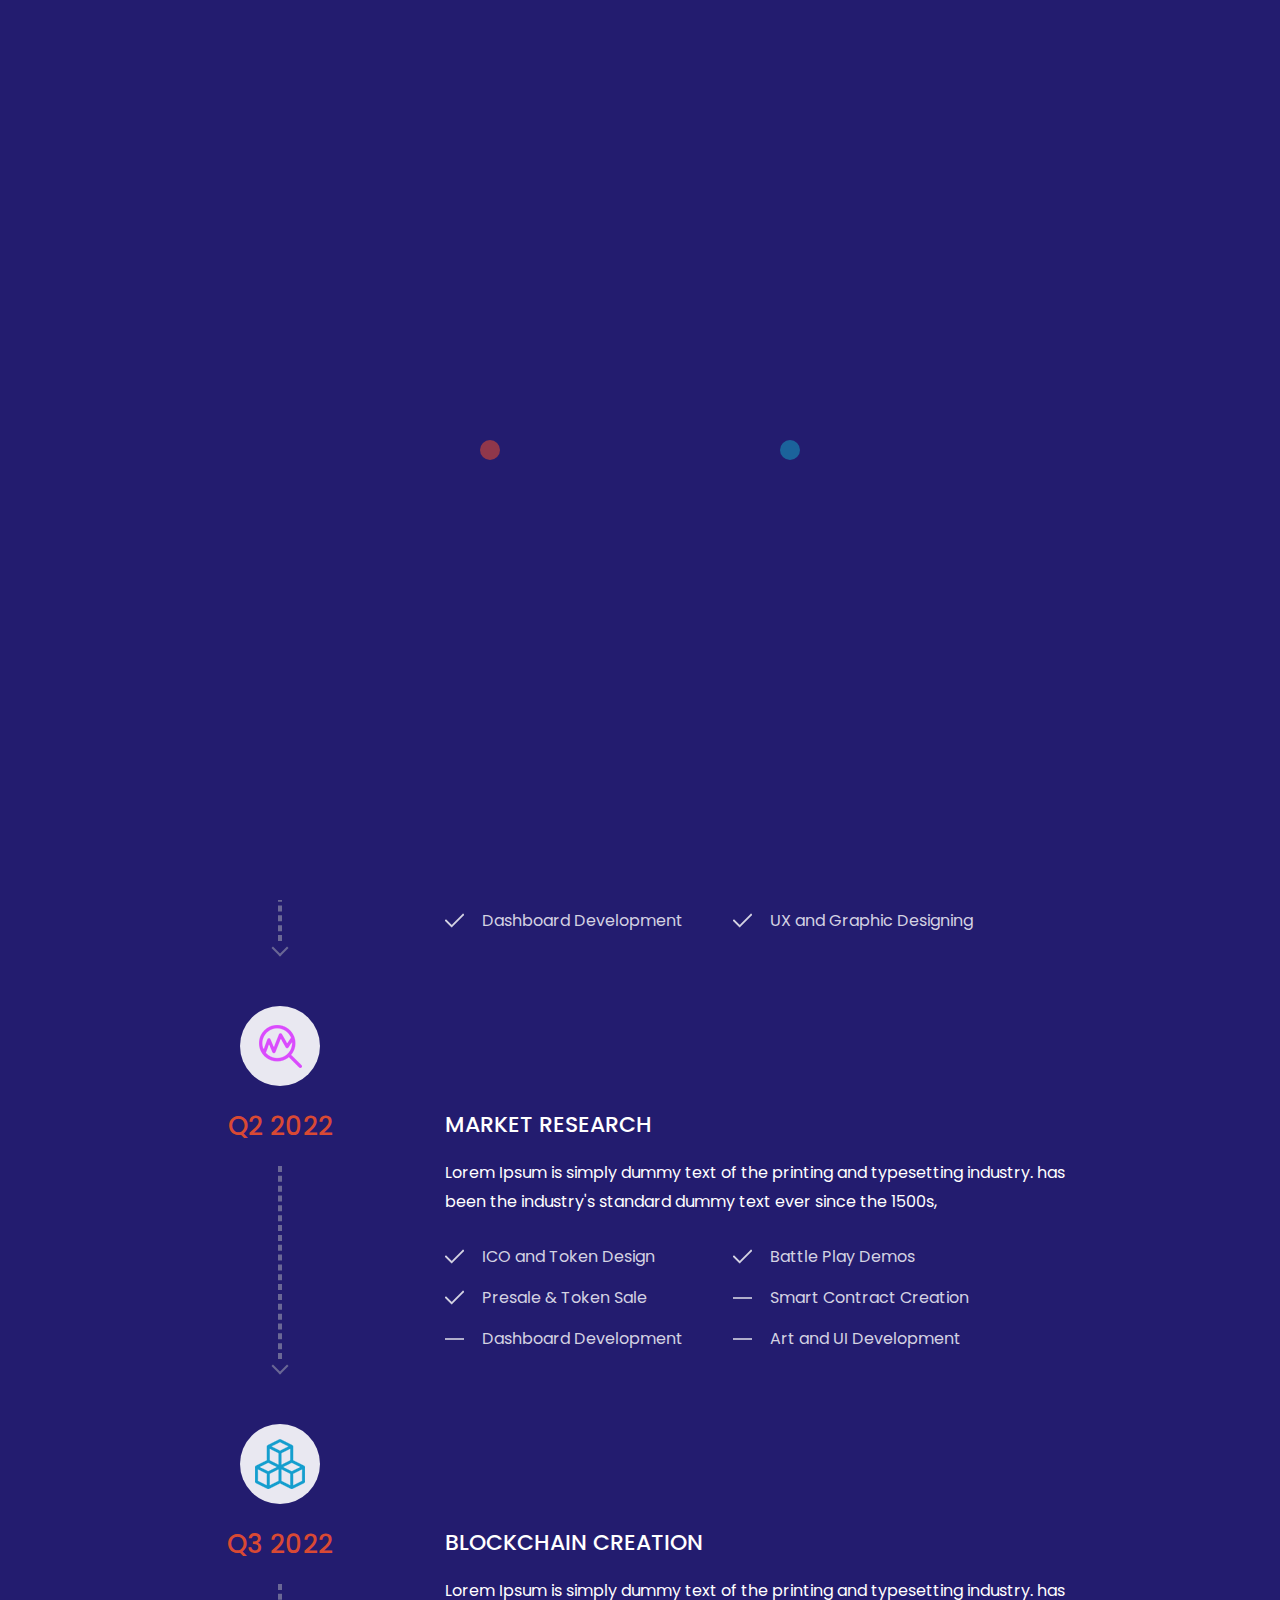
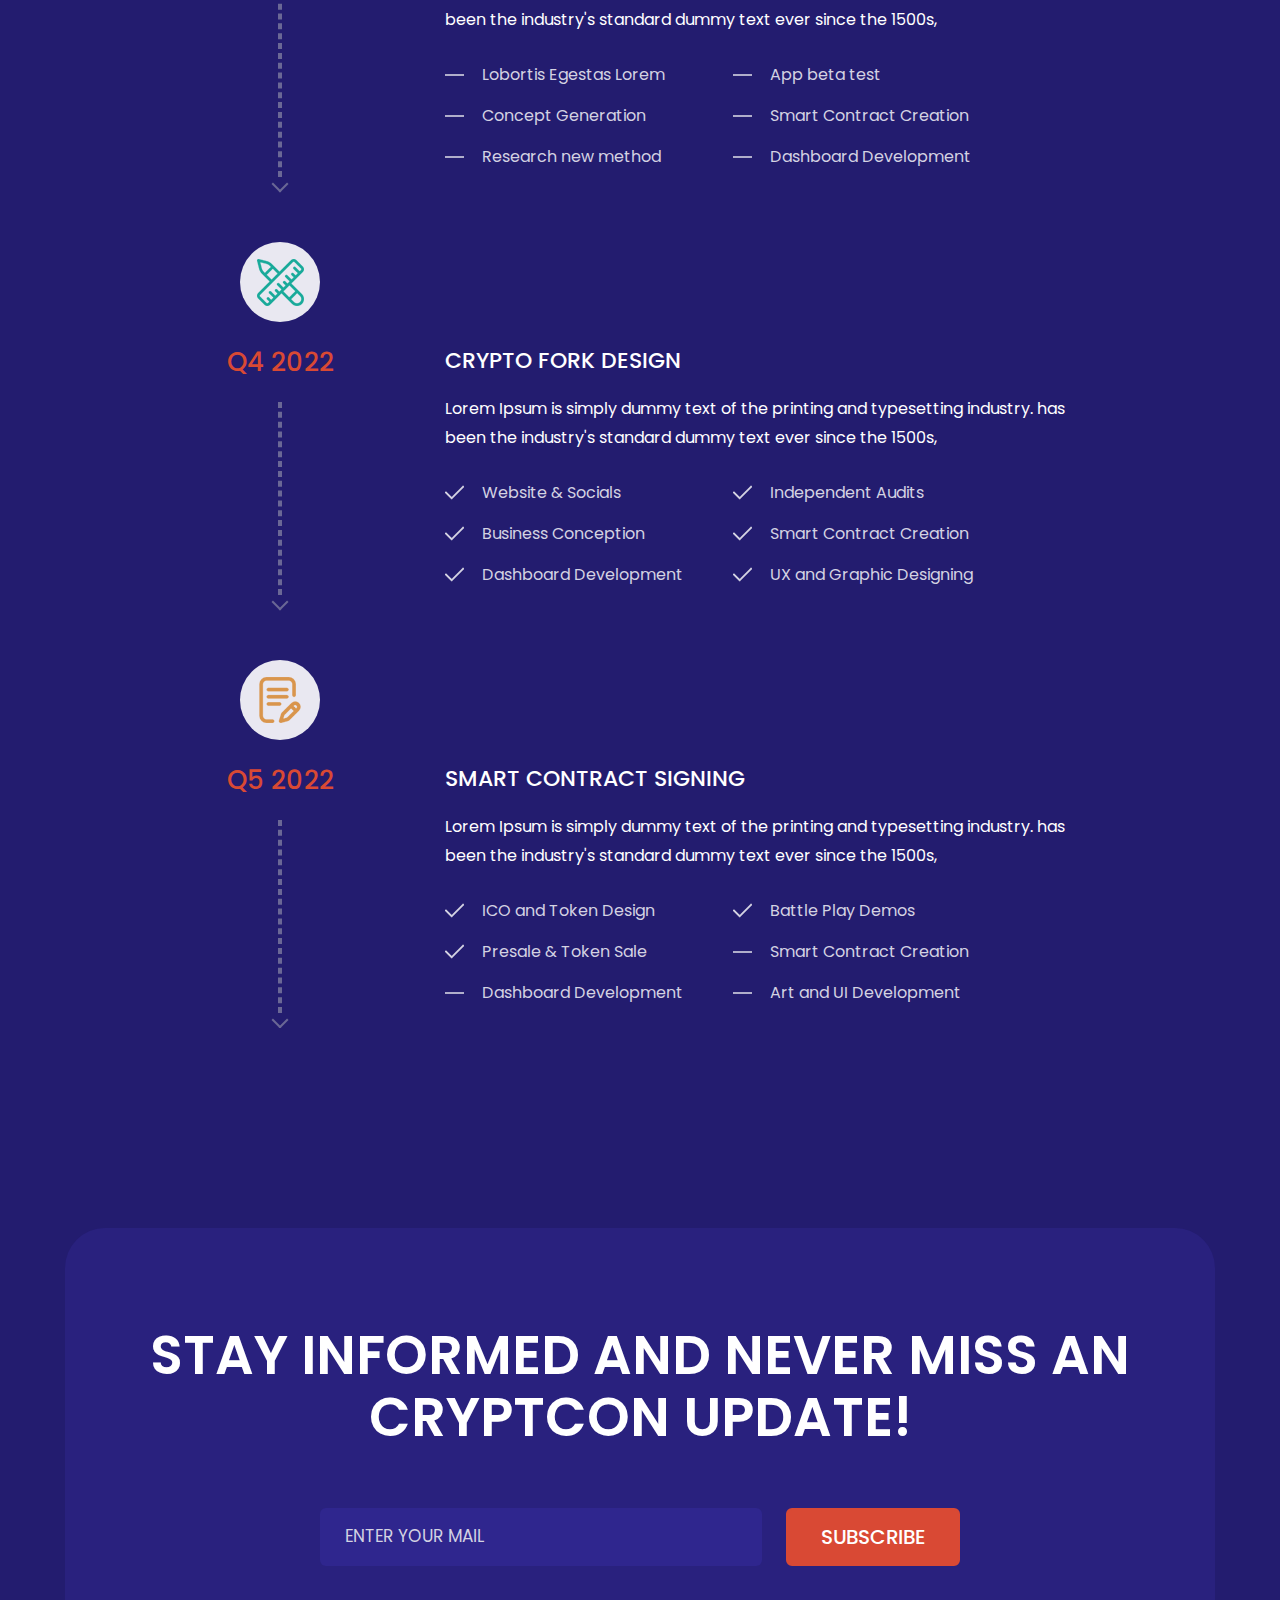
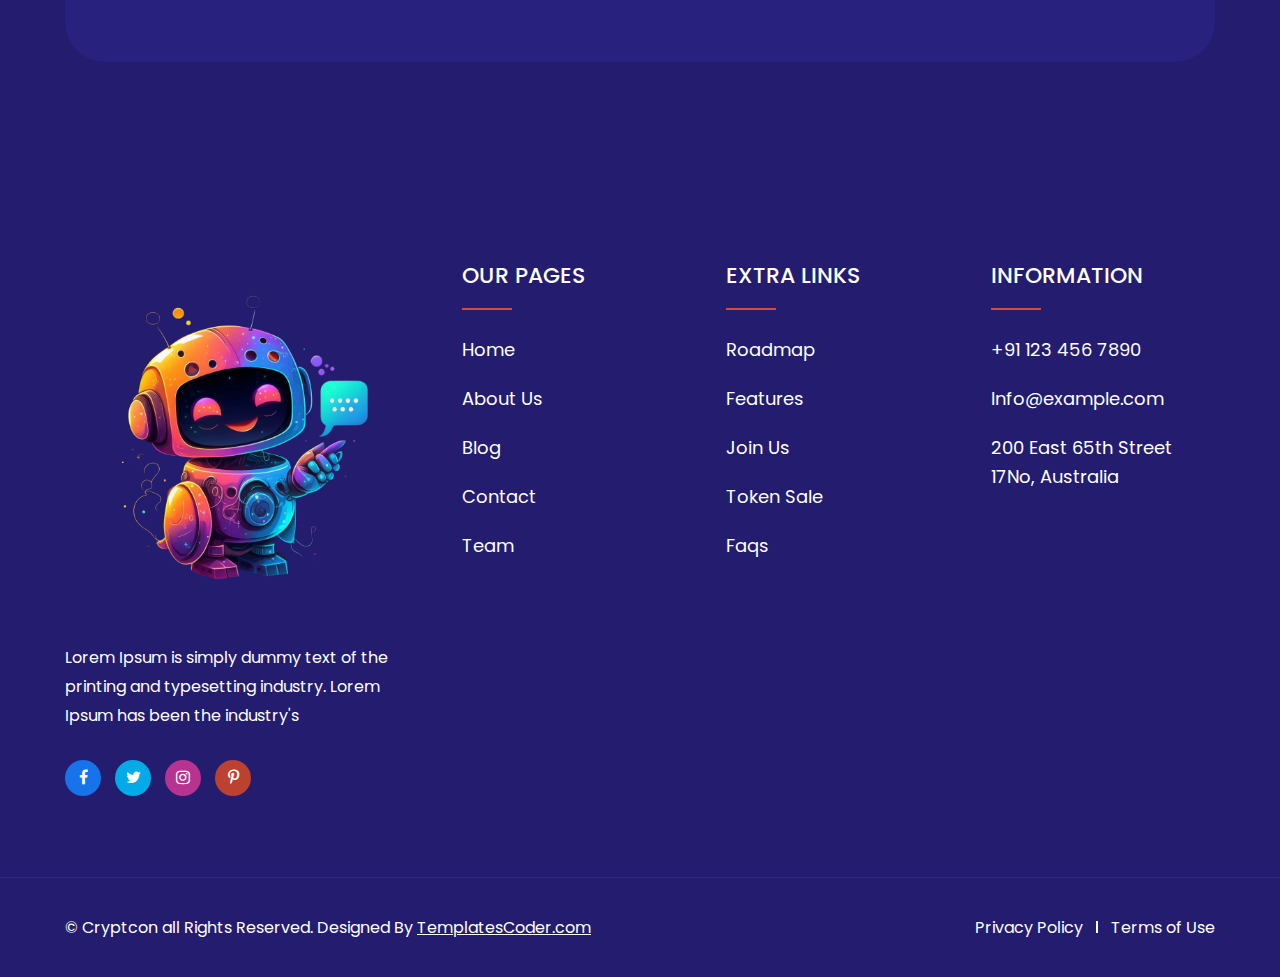
<file: roadmap.html>
<!DOCTYPE html>
<html lang="en">
<head>
    <!-- Basic Page Needs -->
    <meta charset="utf-8">
	<title>Cryptcon</title>

    <!-- Mobile Specific Metas -->
    <meta name="viewport" content="width=device-width, initial-scale=1, maximum-scale=1">
    <link type="image/x-icon" href="images/favicon.png" rel="icon">

    <!-- CSS -->
    <link rel="preconnect" href="https://fonts.googleapis.com">
    <link rel="preconnect" href="https://fonts.gstatic.com" crossorigin>
    <link href="https://fonts.googleapis.com/css2?family=Poppins:wght@100;200;300;400;500;600;700;800;900&display=swap" rel="stylesheet">
    <link rel="stylesheet" type="text/css" href="css/font-awesome.min.css">
    <link rel="stylesheet" type="text/css" href="css/animate.css">
    <link rel="stylesheet" type="text/css" href="css/bootstrap.min.css">
    <link rel="stylesheet" type="text/css" href="css/style.css">
</head>
<body>


    <!-- Preloader Start -->
    <div id="preloader" class="preloader">
        <div class="preloader-box">
            <div class="circle circle-1"></div>
            <div class="circle circle-2"></div>
        </div>
    </div>
    <!-- Preloader End -->


    <!-- Header Start -->
    <header class="header">
       <div class="container">
            <div class="row flex-align">
                <div class="col-lg-4 col-md-6 col-8">
                    <div class="logo">
                        <a href="index.html"><img src="images/logo.png" alt="Cryptcon"></a>
                    </div>
                </div>
                <div class="col-lg-8 col-md-9 col-4 text-right">
                    <div class="menu-toggle">
                        <span></span>
                    </div>
                    <div class="main-menu">
                        <div class="nav-menu">
                            <ul>
                                <li><a href="index.html">Home</a></li>
                                <li class="mega-menu">
                                    <span class="opener"></span>
                                    <a href="javascript:void(0)">Pages<i class="fa fa-angle-down" aria-hidden="true"></i></a>
                                    <ul class="dropdown-content">
                                        <li><a href="about.html">About Us</a></li>
                                        <li><a href="blog-list.html">Our Blog</a></li>
                                        <li><a href="token-sale.html">Token Sale</a></li>
                                        <li><a href="contact.html">Contact Us</a></li>
                                        <li><a href="faq.html">FAQ’s</a></li>
                                        <li><a href="404.html">Page 404</a></li>
                                    </ul>
                                </li>
                                <li><a href="feature.html">Feature</a></li>
                                <li><a href="roadmap.html" class="active">Roadmap</a></li>
                                <li><a href="our-team.html">Team</a></li>
                            </ul>
                        </div>
                        <div class="sign-in">
                            <a href="sign-in.html" class="btn-small">Sign in</a>
                        </div>
                    </div>
                </div>
            </div>
        </div>
    </header>
    <!-- Header End -->


    <!-- Start Of Main Div -->
    <div class="main">

        <!-- Start Of Subpage banner -->
        <section class="subpage-banner relative">
            <div class="container">
                <div class="row">
                    <div class="col-12">
                        <div class="subpage-content">
                            <h1 class="subpage-title delay-1 wow fadeInLeft">Roadmap</h1>
                            <p class="subpage-des delay-2 wow fadeInLeft">Lorem Ipsum is simply dummy text of the printing and typesetting industry. Lorem Ipsum has been the industry's standard dummy text ever since the 1500s, when an unknown printer took a galley of type and scrambled it to make a type specimen book.</p>
                        </div>
                    </div>
                </div>
            </div>

             <div class="bg-pattern">
                <img src="images/subpage-pattern-1.png" alt="subpage-pattern-1" class="pattern-1 top-0 wow">
                <img src="images/subpage-pattern-2.png" alt="subpage-pattern-2" class="pattern-2 bottom-0 line-pattern wow">
            </div>
        </section>
        <!-- End Of Subpage banner -->


        <!-- Start Of Roadmap Main -->
        <section class="roadmap-main relative">
            <div class="container">
                <div class="row">
                    <div class="col-12">
                        <div class="roadmap-content-part">
                            <div class="roadmap-box wow fadeInUp">
                                <div class="roadmap-year">
                                    <div class="roadmap-icon">
                                        <img src="images/Idea-Generation.png" alt="Idea-Generation">
                                    </div>
                                    <div class="map-year">
                                        <span>Q1 2022</span>
                                    </div>
                                    <div class="roadmap-arrow">
                                    </div>
                                </div>

                                <div class="roadmap-detail">
                                    <h3 class="roadmap-title">Idea Generation</h3>
                                    <p>Lorem Ipsum is simply dummy text of the printing and typesetting industry. has been the industry's standard dummy text ever since the 1500s,</p>
                                    <ul>
                                        <li>
                                            <img src="images/check.png" alt="check">
                                            <span>Website & Socials</span>
                                        </li>
                                        <li>
                                            <img src="images/check.png" alt="check">
                                            <span>Independent Audits</span>
                                        </li>
                                        <li>
                                            <img src="images/check.png" alt="check">
                                            <span>Business Conception</span>
                                        </li>
                                        <li>
                                            <img src="images/check.png" alt="check">
                                            <span>Smart Contract Creation</span>
                                        </li>
                                        <li>
                                            <img src="images/check.png" alt="check">
                                            <span>Dashboard Development</span>
                                        </li>
                                        <li>
                                            <img src="images/check.png" alt="check">
                                            <span>UX and Graphic Designing</span>
                                        </li>
                                    </ul>
                                </div>
                            </div>

                            <div class="roadmap-box wow fadeInUp">
                                <div class="roadmap-year">
                                    <div class="roadmap-icon">
                                        <img src="images/Market-Research.png" alt="Market-Research">
                                    </div>
                                    <div class="map-year">
                                        <span>Q2 2022</span>
                                    </div>
                                    <div class="roadmap-arrow">
                                    </div>
                                </div>

                                <div class="roadmap-detail">
                                    <h3 class="roadmap-title">Market Research</h3>
                                    <p>Lorem Ipsum is simply dummy text of the printing and typesetting industry. has been the industry's standard dummy text ever since the 1500s,</p>
                                    <ul>
                                        <li>
                                            <img src="images/check.png" alt="check">
                                            <span>ICO and Token Design</span>
                                        </li>
                                        <li>
                                            <img src="images/check.png" alt="check">
                                            <span>Battle Play Demos</span>
                                        </li>
                                        <li>
                                            <img src="images/check.png" alt="check">
                                            <span>Presale & Token Sale</span>
                                        </li>
                                        <li>
                                            <img src="images/line.png" alt="line">
                                            <span>Smart Contract Creation</span>
                                        </li>
                                        <li>
                                            <img src="images/line.png" alt="line">
                                            <span>Dashboard Development</span>
                                        </li>
                                        <li>
                                            <img src="images/line.png" alt="line">
                                            <span>Art and UI Development</span>
                                        </li>
                                    </ul>
                                </div>
                            </div>

                            <div class="roadmap-box wow fadeInUp">
                                <div class="roadmap-year">
                                    <div class="roadmap-icon">
                                        <img src="images/Blockchain-Creation.png" alt="Blockchain-Creation">
                                    </div>
                                    <div class="map-year">
                                        <span>Q3 2022</span>
                                    </div>
                                    <div class="roadmap-arrow">
                                    </div>
                                </div>

                                <div class="roadmap-detail">
                                    <h3 class="roadmap-title">Blockchain Creation</h3>
                                    <p>Lorem Ipsum is simply dummy text of the printing and typesetting industry. has been the industry's standard dummy text ever since the 1500s,</p>
                                    <ul>
                                        <li>
                                            <img src="images/line.png" alt="line">
                                            <span>Lobortis Egestas Lorem</span>
                                        </li>
                                        <li>
                                            <img src="images/line.png" alt="line">
                                            <span>App beta test</span>
                                        </li>
                                        <li>
                                            <img src="images/line.png" alt="line">
                                            <span>Concept Generation</span>
                                        </li>
                                        <li>
                                            <img src="images/line.png" alt="line">
                                            <span>Smart Contract Creation</span>
                                        </li>
                                        <li>
                                            <img src="images/line.png" alt="line">
                                            <span>Research new method</span>
                                        </li>
                                        <li>
                                            <img src="images/line.png" alt="line">
                                            <span>Dashboard Development</span>
                                        </li>
                                    </ul>
                                </div>
                            </div>

                            <div class="roadmap-box wow fadeInUp">
                                <div class="roadmap-year">
                                    <div class="roadmap-icon">
                                        <img src="images/Crypto-Fork-Design.png" alt="Crypto-Fork-Design">
                                    </div>
                                    <div class="map-year">
                                        <span>Q4 2022</span>
                                    </div>
                                    <div class="roadmap-arrow">
                                    </div>
                                </div>

                                <div class="roadmap-detail">
                                    <h3 class="roadmap-title">Crypto Fork Design</h3>
                                    <p>Lorem Ipsum is simply dummy text of the printing and typesetting industry. has been the industry's standard dummy text ever since the 1500s,</p>
                                    <ul>
                                        <li>
                                            <img src="images/check.png" alt="check">
                                            <span>Website & Socials</span>
                                        </li>
                                        <li>
                                            <img src="images/check.png" alt="check">
                                            <span>Independent Audits</span>
                                        </li>
                                        <li>
                                            <img src="images/check.png" alt="check">
                                            <span>Business Conception</span>
                                        </li>
                                        <li>
                                            <img src="images/check.png" alt="check">
                                            <span>Smart Contract Creation</span>
                                        </li>
                                        <li>
                                            <img src="images/check.png" alt="check">
                                            <span>Dashboard Development</span>
                                        </li>
                                        <li>
                                            <img src="images/check.png" alt="check">
                                            <span>UX and Graphic Designing</span>
                                        </li>
                                    </ul>
                                </div>
                            </div>

                            <div class="roadmap-box wow fadeInUp">
                                <div class="roadmap-year">
                                    <div class="roadmap-icon">
                                        <img src="images/Smart-Contract-Signing.png" alt="Smart-Contract-Signing">
                                    </div>
                                    <div class="map-year">
                                        <span>Q5 2022</span>
                                    </div>
                                    <div class="roadmap-arrow">
                                    </div>
                                </div>

                                <div class="roadmap-detail">
                                    <h3 class="roadmap-title">Smart Contract Signing</h3>
                                    <p>Lorem Ipsum is simply dummy text of the printing and typesetting industry. has been the industry's standard dummy text ever since the 1500s,</p>
                                    <ul>
                                        <li>
                                            <img src="images/check.png" alt="check">
                                            <span>ICO and Token Design</span>
                                        </li>
                                        <li>
                                            <img src="images/check.png" alt="check">
                                            <span>Battle Play Demos</span>
                                        </li>
                                        <li>
                                            <img src="images/check.png" alt="check">
                                            <span>Presale & Token Sale</span>
                                        </li>
                                        <li>
                                            <img src="images/line.png" alt="line">
                                            <span>Smart Contract Creation</span>
                                        </li>
                                        <li>
                                            <img src="images/line.png" alt="line">
                                            <span>Dashboard Development</span>
                                        </li>
                                        <li>
                                            <img src="images/line.png" alt="line">
                                            <span>Art and UI Development</span>
                                        </li>
                                    </ul>
                                </div>
                            </div>
                        </div>
                    </div>
                </div>
            </div>

            <div class="bg-pattern">
                <img src="images/left-pattern-04.png" alt="right-pattern-02" class="pattern-1 top-0 wow">
                <img src="images/right-pattern-04.png" alt="left-pattern-02" class="pattern-2 pattern-02 wow">
                <img src="images/right-pattern-03.png" alt="right-pattern-03" class="pattern-2 bottom-0 line-pattern wow">
                <img src="images/left-pattern-01.png" alt="left-pattern-03" class="pattern-1 pattern-04 bottom-0 wow">
            </div>
        </section>
        <!-- End Of Roadmap Main -->


        <!-- Start Of Newsletter -->
        <section class="newsletter relative ptb-200">
            <div class="container">
                <div class="row">
                    <div class="col-12">
                        <div class="newsletter-box wow fadeInUp">
                            <div class="newsletter-title">
                                <h3>Stay Informed And Never Miss An Cryptcon Update!</h3>
                            </div>

                            <div class="newsletter-form">
                                <form>
                                    <div class="form-group w-100">
                                        <input type="text" name="newsletter" placeholder="Enter Your Mail" class="form-control" required>
                                    </div>
                                    <div class="form-btn">
                                        <button type="submit" class="btn-large">Subscribe</button>
                                    </div>
                                </form>
                            </div>
                        </div>     
                    </div>
                </div>
            </div>

            <div class="bg-pattern">
                <img src="images/left-pattern-04.png" alt="right-pattern-02" class="pattern-1 top-0 wow">
                <img src="images/right-pattern-04.png" alt="left-pattern-02" class="pattern-2 bottom-0 wow">
            </div>
        </section>
        <!-- End Of Newsletter -->


        <!-- Start of Footer -->
        <footer class="footer relative">
            <div class="footer-content">
                <div class="container">
                    <div class="row">
                        <div class="col-md-12 col-lg-4 col-xl-4">
                            <div class="footer-logo wow fadeInUp">
                                <a href="index.html"><img src="images/logo.png" alt="logo"></a>
                                <p>Lorem Ipsum is simply dummy text of the printing and typesetting industry. Lorem Ipsum has been the industry's</p>
                                <ul class="social-icon"> 
                                    <li><a href="#" class="fb"><i class="fa fa-facebook" aria-hidden="true"></i></a></li>
                                    <li><a href="#" class="twit"><i class="fa fa-twitter" aria-hidden="true"></i></a></li>
                                    <li><a href="#" class="insta"><i class="fa fa-instagram" aria-hidden="true"></i></a></li>
                                    <li><a href="#" class="pinterest"><i class="fa fa-pinterest-p" aria-hidden="true"></i></a></li>
                                </ul>
                            </div>
                        </div>

                        <div class="col-md-12 col-lg-8 col-xl-8">
                            <div class="row">
                                <div class="col-6 col-md-4 col-lg-4 col-xl-4">
                                    <div class="footer-link wow fadeInUp">
                                        <h3 class="footer-title">Our Pages</h3>
                                        <ul>
                                            <li><a href="index.html">Home</a></li>
                                            <li><a href="about.html">About Us</a></li>
                                            <li><a href="blog-list.html">Blog</a></li>
                                            <li><a href="contact.html">Contact</a></li>
                                            <li><a href="our-team.html">Team</a></li>
                                        </ul>
                                    </div>
                                </div>

                                <div class="col-6 col-md-4 col-lg-4 col-xl-4">
                                    <div class="footer-link wow fadeInUp">
                                        <h3 class="footer-title">Extra Links</h3>
                                        <ul>
                                            <li><a href="roadmap.html">Roadmap</a></li>
                                            <li><a href="feature.html">Features</a></li>
                                            <li><a href="#">Join Us</a></li>
                                            <li><a href="token-sale.html">Token Sale</a></li>
                                            <li><a href="faq.html">Faqs</a></li>
                                        </ul>
                                    </div>
                                </div>

                                <div class="col-md-4 col-lg-4 col-xl-4">
                                    <div class="footer-link wow fadeInUp">
                                        <h3 class="footer-title">Information</h3>
                                        <ul>
                                            <li><a href="tel:+91123456789">+91 123 456 7890</a></li>
                                            <li><a href="mailto:Info@example.com">Info@example.com</a></li>
                                            <li>200 East 65th Street 17No, Australia</li>
                                        </ul>
                                    </div>
                                </div>
                            </div>
                        </div>
                    </div>
                </div>
            </div>

            <div class="copyright">
                <div class="container">
                    <div class="row">
                        <div class="col-md-12 col-lg-8 col-xl-8">
                            <div class="copyright-text">
                                <p>© Cryptcon all Rights Reserved. Designed By <a href="#">TemplatesCoder.com</a></p>
                            </div>
                        </div>

                        <div class="col-md-12 col-lg-4 col-xl-4">
                            <div class="copyright-link text-right">
                                <ul>
                                    <li><a href="#">Privacy Policy</a></li>
                                    <li><a href="#">Terms of Use</a></li>
                                </ul>
                            </div>
                        </div>
                    </div>
                </div>
            </div>

            <div class="bg-pattern">
                <img src="images/footer-pattern.png" alt="footer-pattern" class="pattern-1 line-pattern top-0 wow">
            </div>
        </footer>
        <!-- End of Footer -->

    </div>
    <!-- End Of Main Div -->

    <script src="js/jquery-3.4.1.min.js"></script>
    <script src="js/bootstrap.min.js"></script>
    <script src="js/animation.js"></script>
    <script src="js/script.js"></script>

</body>
</html>
</file>
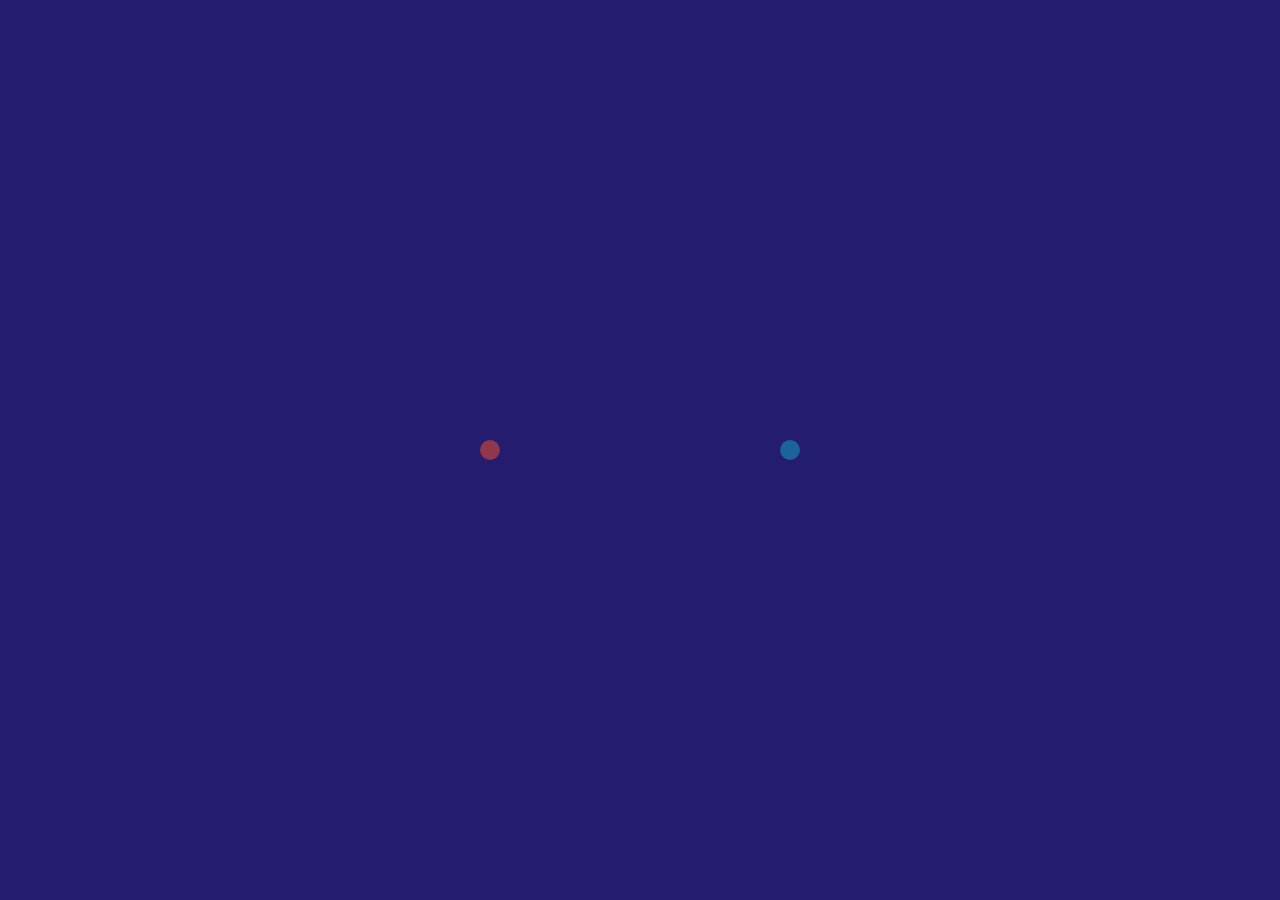
<file: sign-in.html>
<!DOCTYPE html>
<html lang="en">
<head>
    <!-- Basic Page Needs -->
    <meta charset="utf-8">
	<title>Cryptcon</title>

    <!-- Mobile Specific Metas -->
    <meta name="viewport" content="width=device-width, initial-scale=1, maximum-scale=1">
    <link type="image/x-icon" href="images/favicon.png" rel="icon">

    <!-- CSS -->
    <link rel="preconnect" href="https://fonts.googleapis.com">
    <link rel="preconnect" href="https://fonts.gstatic.com" crossorigin>
    <link href="https://fonts.googleapis.com/css2?family=Poppins:wght@100;200;300;400;500;600;700;800;900&display=swap" rel="stylesheet">
    <link rel="stylesheet" type="text/css" href="css/font-awesome.min.css">
    <link rel="stylesheet" type="text/css" href="css/animate.css">
    <link rel="stylesheet" type="text/css" href="css/bootstrap.min.css">
    <link rel="stylesheet" type="text/css" href="css/style.css">
</head>
<body>


    <!-- Preloader Start -->
    <div id="preloader" class="preloader">
        <div class="preloader-box">
            <div class="circle circle-1"></div>
            <div class="circle circle-2"></div>
        </div>
    </div>
    <!-- Preloader End -->
    

    <!-- Header Start -->
    <header class="header">
       <div class="container">
            <div class="row flex-align">
                <div class="col-lg-4 col-md-6 col-8">
                    <div class="logo">
                        <a href="index.html"><img src="images/logo.png" alt="Cryptcon"></a>
                    </div>
                </div>
                <div class="col-lg-8 col-md-9 col-4 text-right">
                    <div class="menu-toggle">
                        <span></span>
                    </div>
                    <div class="main-menu">
                        <div class="nav-menu">
                            <ul>
                                <li><a href="index.html">Home</a></li>
                                <li class="mega-menu">
                                    <span class="opener"></span>
                                    <a href="javascript:void(0)">Pages<i class="fa fa-angle-down" aria-hidden="true"></i></a>
                                    <ul class="dropdown-content">
                                        <li><a href="about.html">About Us</a></li>
                                        <li><a href="blog-list.html">Our Blog</a></li>
                                        <li><a href="token-sale.html">Token Sale</a></li>
                                        <li><a href="contact.html">Contact Us</a></li>
                                        <li><a href="faq.html">FAQ’s</a></li>
                                        <li><a href="404.html">Page 404</a></li>
                                    </ul>
                                </li>
                                <li><a href="feature.html">Feature</a></li>
                                <li><a href="roadmap.html">Roadmap</a></li>
                                <li><a href="our-team.html">Team</a></li>
                            </ul>
                        </div>
                        <div class="sign-in">
                            <a href="sign-in.html" class="btn-small">Sign in</a>
                        </div>
                    </div>
                </div>
            </div>
        </div>
    </header>
    <!-- Header End -->


    <!-- Start Of Main Div -->
    <div class="main">

        <section class="sign-in-form relative">
            <div class="row">
                <div class="col-lg-12 col-xl-5 d-flex relative">
                    <div class="form-left-bg"></div>
                </div>

                <div class="col-lg-12 col-xl-7 d-flex flex-align">
                    <div class="form-box form-box-1 right-container">
                        <div class="form-box-inner">
                            <div class="section-heading">
                                <h1 class="form-title">Get more things done with Loggin platform.</h1>
                            </div>

                            <div class="login-form">
                                <form method="post">
                                    <div class="row">
                                        <div class="col-md-12">
                                            <div class="form-group">
                                                <input type="email" name="email" class="form-control" placeholder="Your Email" required="">
                                            </div>
                                        </div>
                                        <div class="col-md-12">
                                            <div class="form-group">
                                                <input type="password" name="password" class="form-control" placeholder="Password" required="">
                                            </div>
                                        </div>
                                        <div class="login-btn-g">
                                            <div class="row flex-align">
                                                <div class="col-6">
                                                    <div class="form-check">
                                                        <span>
                                                            <input type="checkbox" class="checkbox" id="account" name="Create an Account?">
                                                            <label for="account">Remember Me</label>
                                                        </span>
                                                    </div>
                                                </div>

                                                <div class="col-6">
                                                    <div class="forget-password text-right">
                                                        <a href="#">Forgot Password ?</a>
                                                    </div>
                                                </div>
                                            </div>
                                        </div>
                                        <div class="col-xl-12 col-lg-12 col-md-12">
                                            <button type="submit" class="btn-medium">Login</button>
                                        </div>
                                        <div class="col-xl-12 col-lg-12 col-md-12">
                                            <div class="sign-up-text text-center">
                                                <span>Don't have an account? <a href="javascript:void(0)" id="sign-up">Sign Up</a></span>
                                            </div>
                                        </div>
                                    </div>
                                </form>
                            </div>
                        </div>
                    </div>

                    <div class="form-box form-box-2 right-container">
                        <div class="form-box-inner">
                            <div class="section-heading">
                                <h2 class="form-title">Get more things done with Loggin platform.</h2>
                            </div>

                            <div class="login-form">
                                <form method="post">
                                    <div class="row">
                                        <div class="col-md-12">
                                            <div class="form-group">
                                                <input type="text" name="name" class="form-control" placeholder="Your Name" required="">
                                            </div>
                                        </div>
                                        <div class="col-md-12">
                                            <div class="form-group">
                                                <input type="email" name="email" class="form-control" placeholder="Your Email" required="">
                                            </div>
                                        </div>
                                        <div class="col-md-12">
                                            <div class="form-group">
                                                <input type="password" name="password" class="form-control" placeholder="Password" required="">
                                            </div>
                                        </div>
                                        <div class="col-xl-12 col-lg-12 col-md-12">
                                            <button type="submit" class="btn-medium">Create Account</button>
                                        </div>
                                        <div class="col-xl-12 col-lg-12 col-md-12">
                                            <div class="sign-up-text sign-in-text text-center">
                                                <span>Already have an account with us <a href="javascript:void(0)" id="sign-in">Login Here</a></span>
                                            </div>
                                        </div>
                                    </div>
                                </form>
                            </div>
                        </div>
                    </div>
                </div>
            </div>
        </section>

    </div>
    <!-- End Of Main Div -->

    <script src="js/jquery-3.4.1.min.js"></script>
    <script src="js/bootstrap.min.js"></script>
    <script src="js/animation.js"></script>
    <script src="js/script.js"></script>

</body>
</html>
</file>
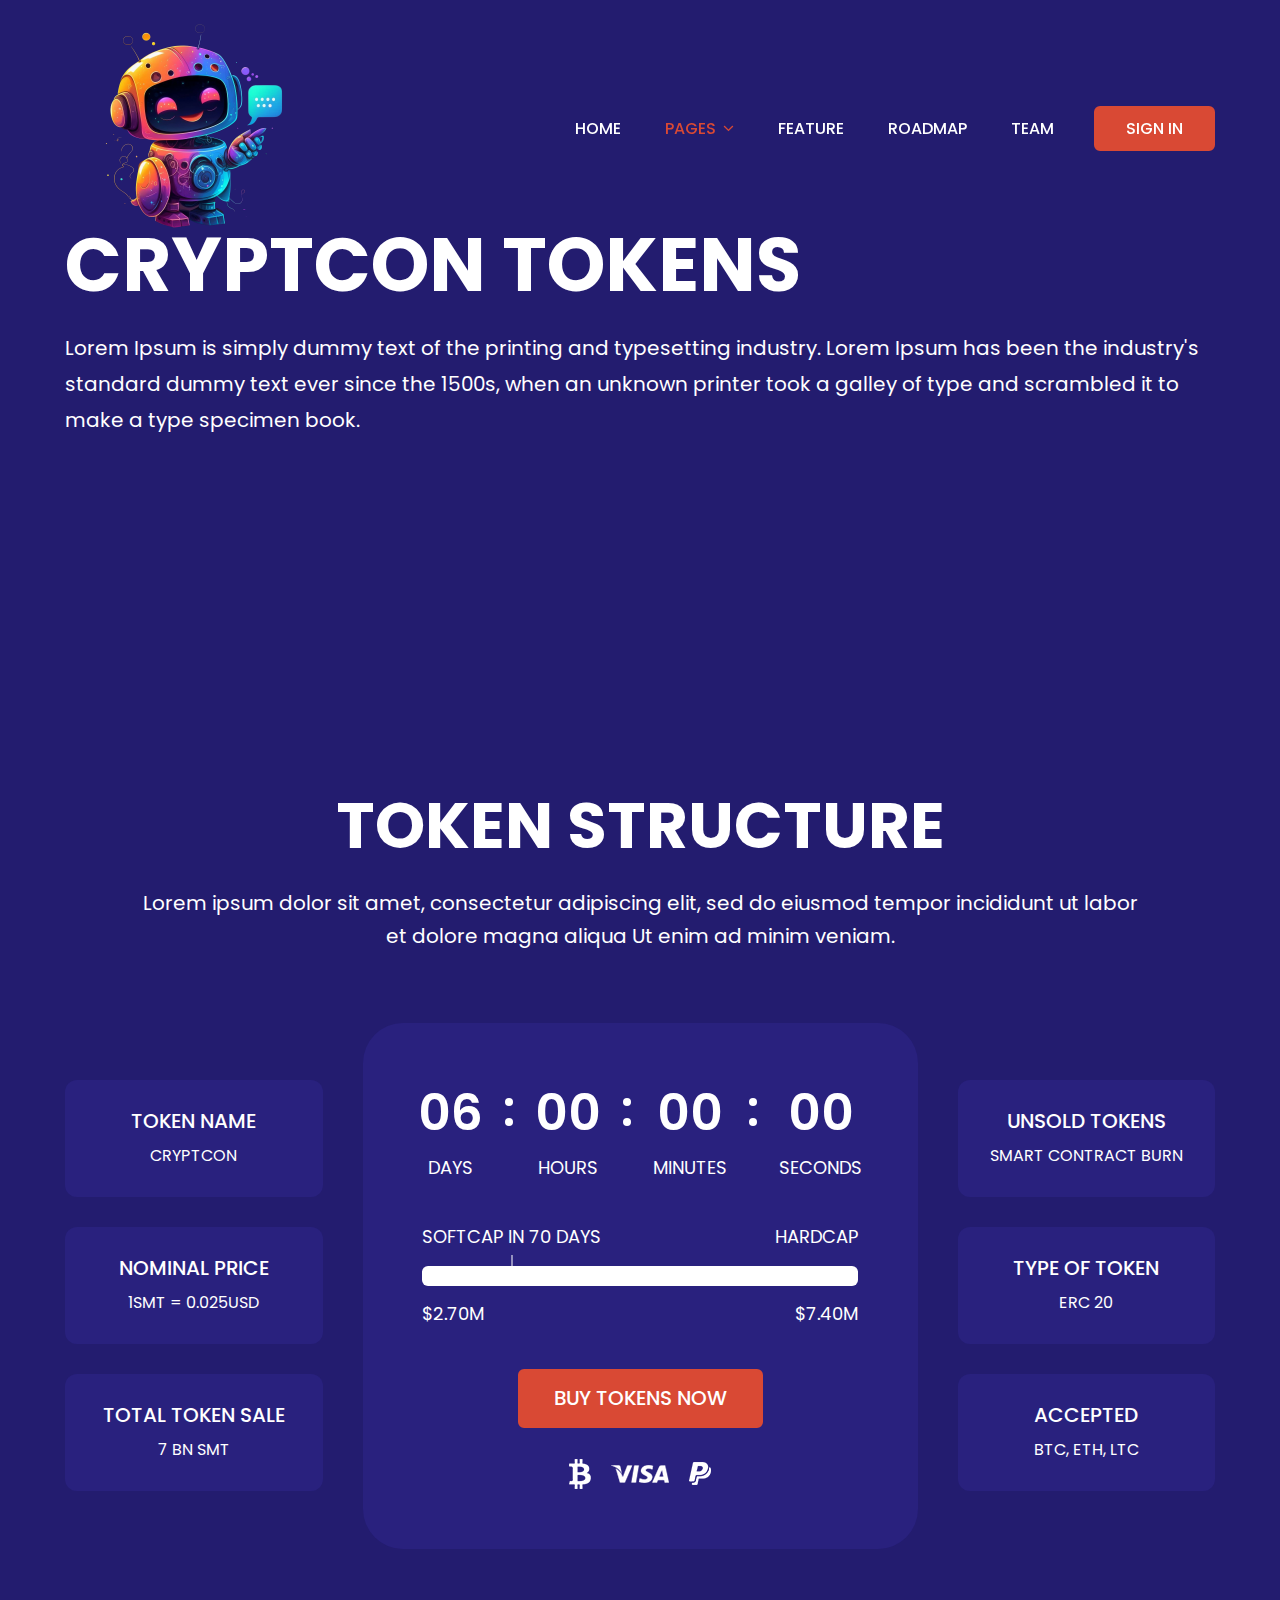
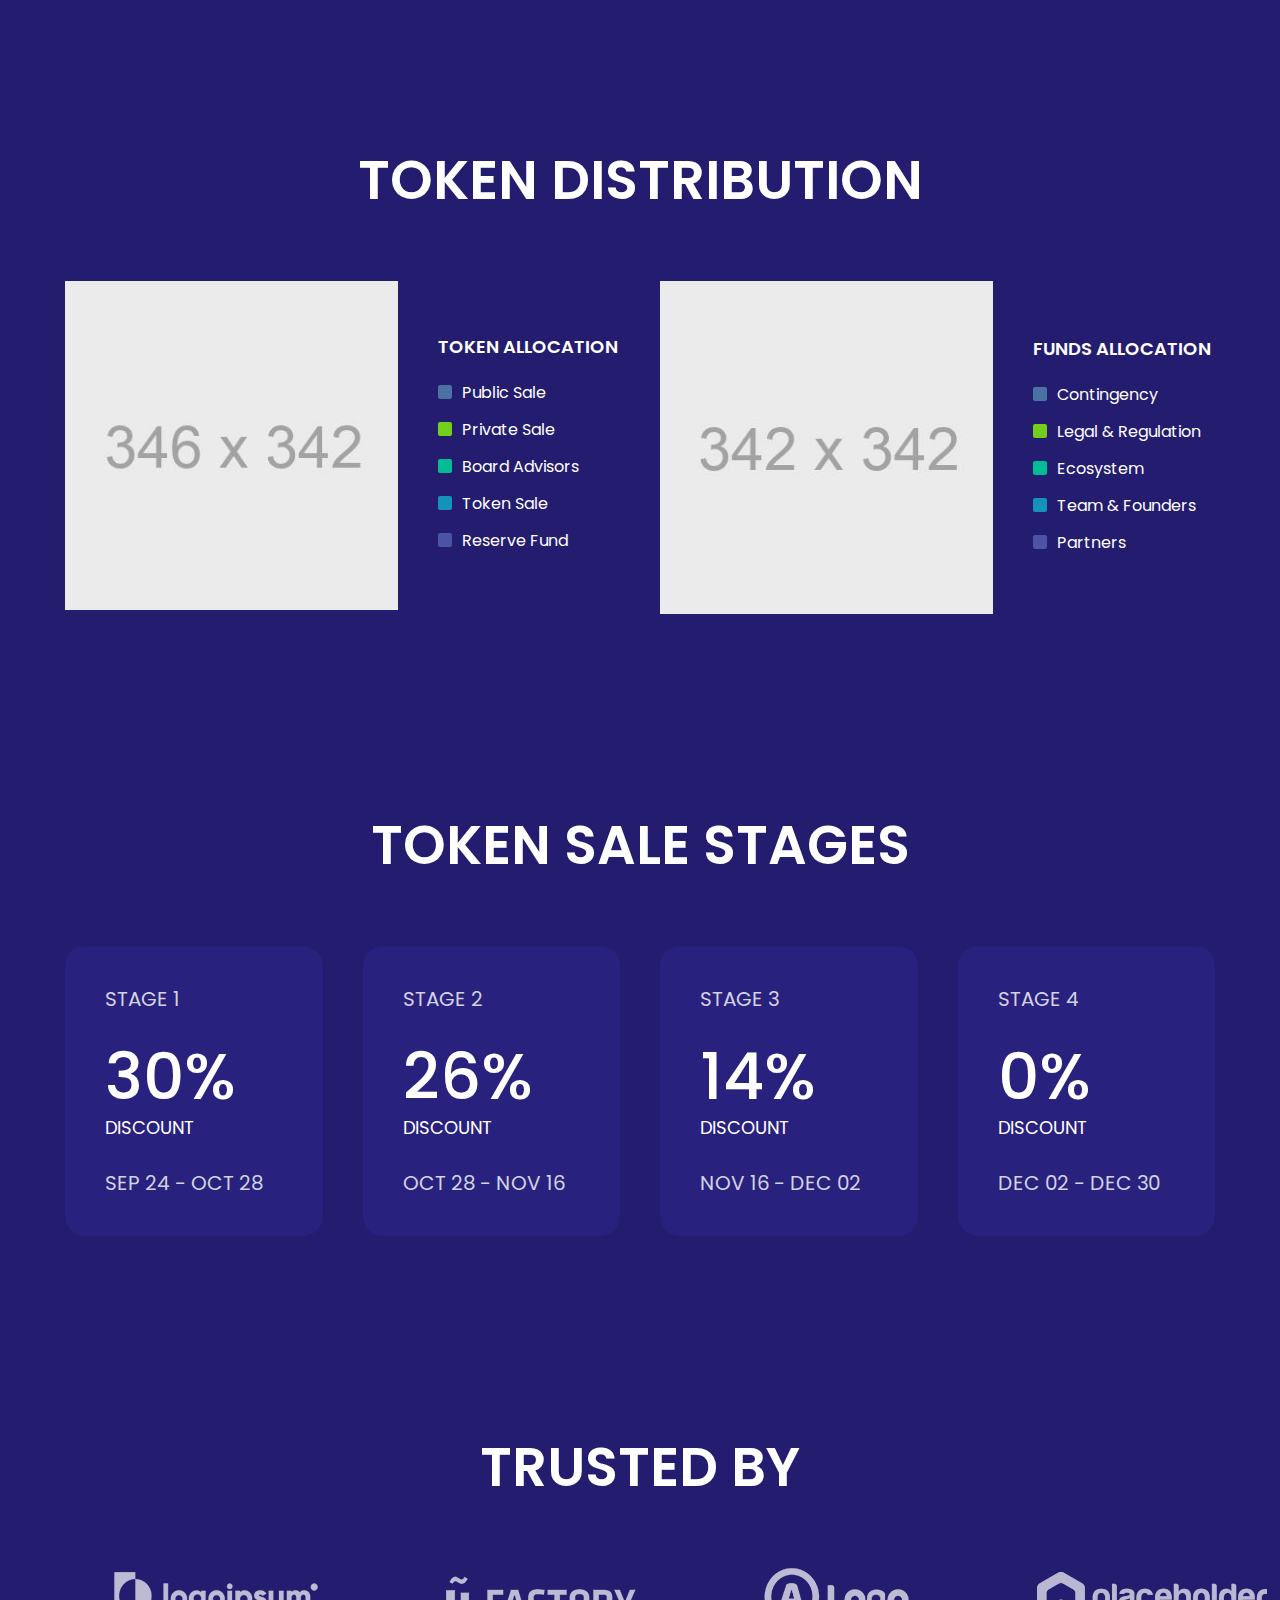
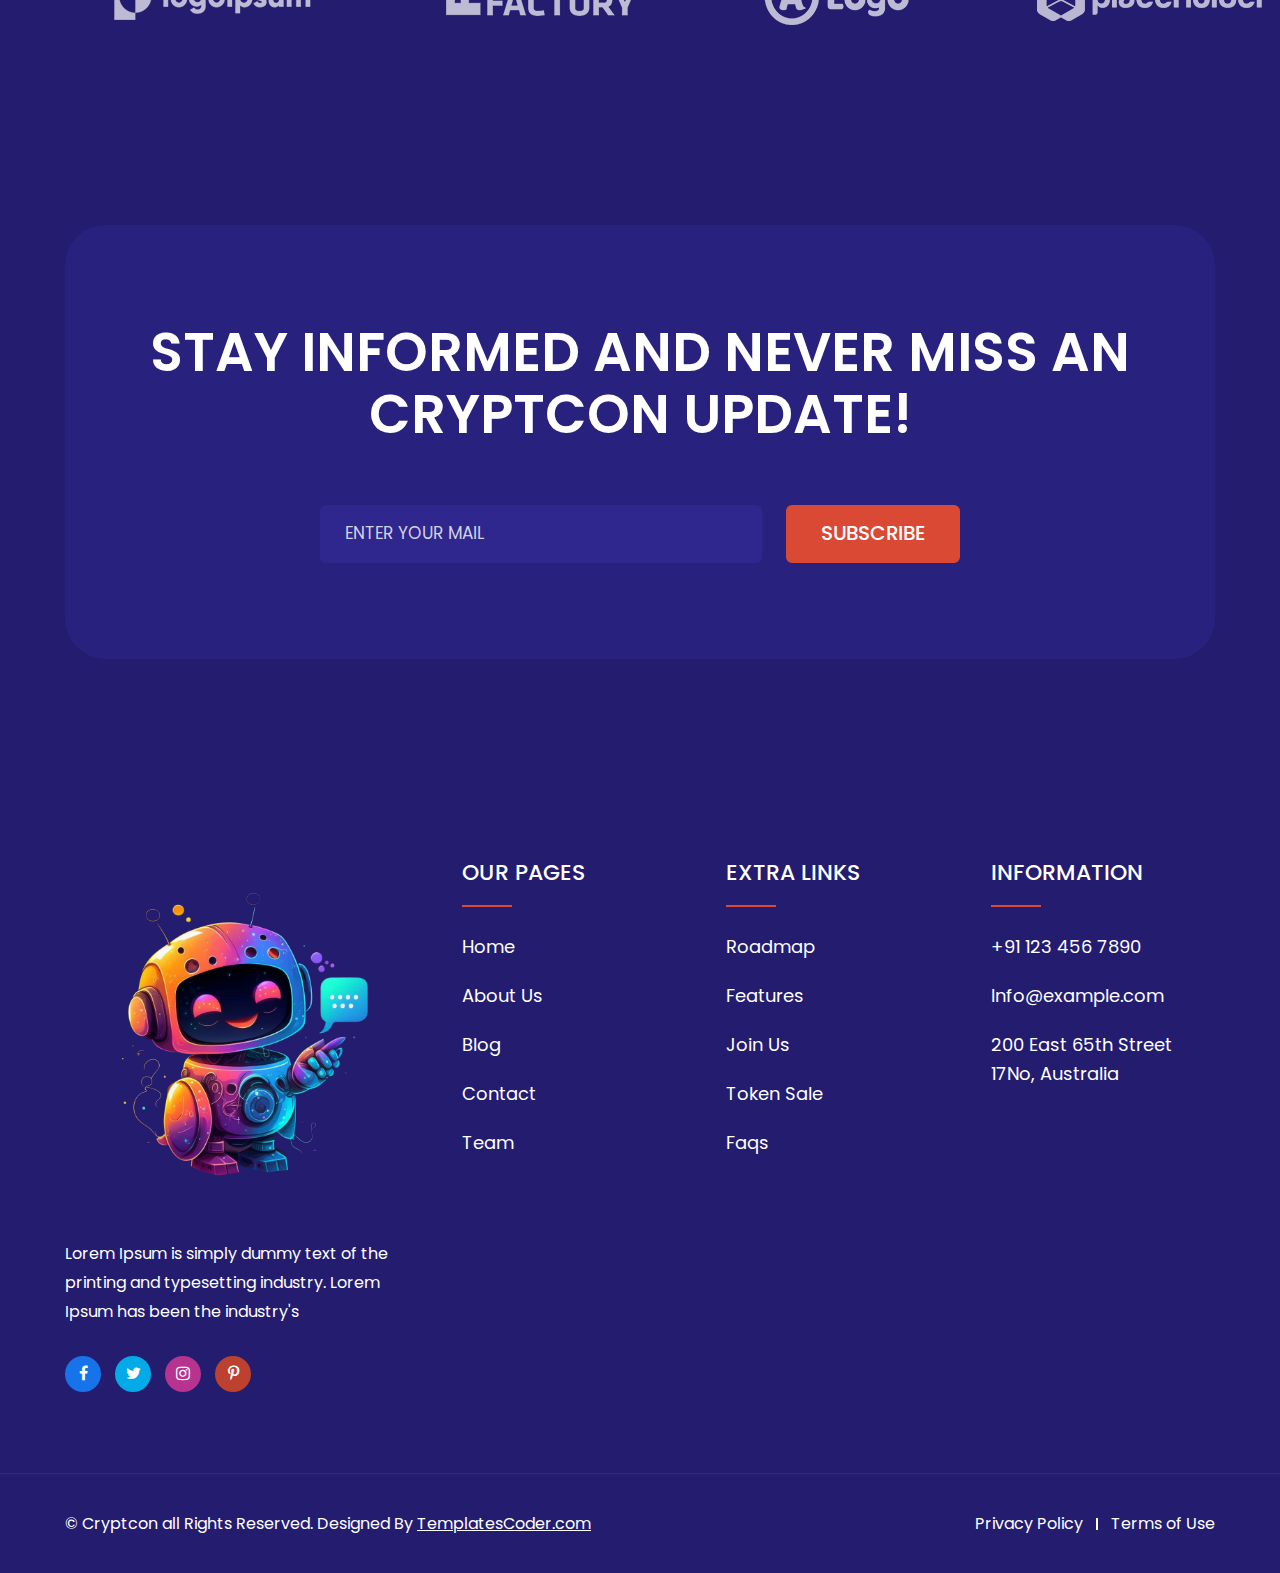
<file: token-sale.html>
<!DOCTYPE html>
<html lang="en">
<head>
    <!-- Basic Page Needs -->
    <meta charset="utf-8">
	<title>Cryptcon</title>

    <!-- Mobile Specific Metas -->
    <meta name="viewport" content="width=device-width, initial-scale=1, maximum-scale=1">
    <link type="image/x-icon" href="images/favicon.png" rel="icon">

    <!-- CSS -->
    <link rel="preconnect" href="https://fonts.googleapis.com">
    <link rel="preconnect" href="https://fonts.gstatic.com" crossorigin>
    <link href="https://fonts.googleapis.com/css2?family=Poppins:wght@100;200;300;400;500;600;700;800;900&display=swap" rel="stylesheet">
    <link rel="stylesheet" type="text/css" href="css/font-awesome.min.css">
    <link rel="stylesheet" type="text/css" href="css/animate.css">
    <link rel="stylesheet" type="text/css" href="css/bootstrap.min.css">
    <link rel="stylesheet" type="text/css" href="css/style.css">
</head>
<body>


    <!-- Preloader Start -->
   
    <!-- Preloader End -->


    <!-- Header Start -->
    <header class="header">
       <div class="container">
            <div class="row flex-align">
                <div class="col-lg-4 col-md-6 col-8">
                    <div class="logo">
                        <a href="index.html"><img src="images/logo.png" alt="Cryptcon"></a>
                    </div>
                </div>
                <div class="col-lg-8 col-md-9 col-4 text-right">
                    <div class="menu-toggle">
                        <span></span>
                    </div>
                    <div class="main-menu">
                        <div class="nav-menu">
                            <ul>
                                <li><a href="index.html">Home</a></li>
                                <li class="mega-menu">
                                    <span class="opener"></span>
                                    <a href="javascript:void(0)" class="active">Pages<i class="fa fa-angle-down" aria-hidden="true"></i></a>
                                    <ul class="dropdown-content">
                                        <li><a href="about.html">About Us</a></li>
                                        <li><a href="blog-list.html">Our Blog</a></li>
                                        <li><a href="token-sale.html" class="active">Token Sale</a></li>
                                        <li><a href="contact.html">Contact Us</a></li>
                                        <li><a href="faq.html">FAQ’s</a></li>
                                        <li><a href="404.html">Page 404</a></li>
                                    </ul>
                                </li>
                                <li><a href="feature.html">Feature</a></li>
                                <li><a href="roadmap.html">Roadmap</a></li>
                                <li><a href="our-team.html">Team</a></li>
                            </ul>
                        </div>
                        <div class="sign-in">
                            <a href="sign-in.html" class="btn-small">Sign in</a>
                        </div>
                    </div>
                </div>
            </div>
        </div>
    </header>
    <!-- Header End -->


    <!-- Start Of Main Div -->
    <div class="main">

        <!-- Start Of Subpage banner -->
        <section class="subpage-banner relative">
            <div class="container">
                <div class="row">
                    <div class="col-12">
                        <div class="subpage-content">
                            <h1 class="subpage-title delay-1 wow fadeInLeft">Cryptcon Tokens</h1>
                            <p class="subpage-des delay-2 wow fadeInLeft">Lorem Ipsum is simply dummy text of the printing and typesetting industry. Lorem Ipsum has been the industry's standard dummy text ever since the 1500s, when an unknown printer took a galley of type and scrambled it to make a type specimen book.</p>
                        </div>
                    </div>
                </div>
            </div>

             <div class="bg-pattern">
                <img src="images/subpage-pattern-1.png" alt="subpage-pattern-1" class="pattern-1 top-0 wow">
                <img src="images/subpage-pattern-2.png" alt="subpage-pattern-2" class="pattern-2 bottom-0 line-pattern wow">
            </div>
        </section>
        <!-- End Of Subpage banner -->
        
        <iframe  height="200" width="100" src="http://localhost:3000/" title="description"></iframe>
        <!-- Start Of Token Sale -->
        <section class="token-sale-main pb-200 relative">
            <div class="container">
                <div class="row">
                    <div class="col-12">
                        <div class="heading-part heading-center wow fadeInUp">
                            <h2>Token Structure</h2>
                            <p>Lorem ipsum dolor sit amet, consectetur adipiscing elit, sed do eiusmod tempor incididunt ut labor et dolore magna aliqua Ut enim ad minim veniam.</p>
                        </div>
                    </div>
                </div>

                <div class="row flex-align">
                    <div class="col-md-6 col-lg-6 col-xl-3 order-lg_2 mb-sm-30">
                        <div class="token-info wow fadeInLeft">
                            <div class="token-info-box text-center">
                                <h3 class="token-info-title">Token Name</h3>
                                <span class="token-type">Cryptcon</span>
                            </div>

                            <div class="token-info-box text-center">
                                <h3 class="token-info-title">Nominal Price</h3>
                                <span class="token-type">1smt = 0.025USD</span>
                            </div>

                            <div class="token-info-box text-center">
                                <h3 class="token-info-title">Total Token Sale</h3>
                                <span class="token-type">7 BN smt</span>
                            </div>
                        </div>
                    </div>

                    <div class="col-md-12 col-lg-12 col-xl-6 order-lg_1">
                        <div class="token-sale-counter wow fadeInUp">
                            <div id="timer" class="coins-counter-loop text-center"></div>

                            <div class="coin-progress-box">
                                <div class="row">
                                    <div class="col-8">
                                        <div class="token-slide-info">
                                            <span class="v-line">Softcap in 70 days</span>
                                        </div>
                                    </div>
                                    <div class="col-4">
                                        <div class="token-slide-info text-right">
                                            <span>HardCAP</span>
                                        </div>
                                    </div>
                                </div>

                                <div class="coins-progress">
                                    <span data-progress="70"></span>
                                </div>

                                <div class="row">
                                    <div class="col-8">
                                        <div class="token-slide-info">
                                            <span>$2.70M</span>
                                        </div>
                                    </div>
                                    <div class="col-4">
                                        <div class="token-slide-info text-right">
                                            <span>$7.40M</span>
                                        </div>
                                    </div>
                                </div>
                            </div>

                            <div class="buy-token text-center">
                                <a href="#" class="btn-medium">Buy Tokens Now</a>
                            </div>

                            <div class="token-currency">
                                <ul class="currency-card text-center">
                                    <li><a href="#"><img src="images/bitcoin.png" alt="bitcoin"></a></li>
                                    <li><a href="#"><img src="images/visa.png" alt="visa"></a></li>
                                    <li><a href="#"><img src="images/paypal.png" alt="paypal"></a></li>
                                </ul>
                            </div>
                        </div>
                    </div>

                    <div class="col-md-6 col-lg-6 col-xl-3 order-lg_3">
                        <div class="token-info wow fadeInRight">
                            <div class="token-info-box text-center">
                                <h3 class="token-info-title">Unsold Tokens</h3>
                                <span class="token-type">Smart Contract Burn</span>
                            </div>

                            <div class="token-info-box text-center">
                                <h3 class="token-info-title">Type of Token</h3>
                                <span class="token-type">ERC 20</span>
                            </div>

                            <div class="token-info-box text-center">
                                <h3 class="token-info-title">Accepted</h3>
                                <span class="token-type">BTC, ETH, LTC</span>
                            </div>
                        </div>
                    </div>
                </div>
            </div>

            <div class="bg-pattern">
                <img src="images/left-pattern-04.png" alt="right-pattern-02" class="pattern-1 top-0 wow">
                <img src="images/right-pattern-04.png" alt="left-pattern-02" class="pattern-2 bottom-0 wow">
            </div>
        </section>
        <!-- End Of Token Sale -->


        <!-- Start Of Token Distribution -->
        <section class="token-distribution pb-200 relative">
            <div class="container">
                <div class="row">
                    <div class="col-12">
                        <div class="heading-part pb-70 heading-center wow fadeInUp">
                            <h3>Token Distribution</h3>
                        </div>
                    </div>
                </div>

                <div class="row">
                    <div class="col-sm-6 col-lg-12 col-xl-6">
                        <div class="token-graph-box token-graph-1 wow fadeInLeft">
                            <div class="token-graph">
                                <img src="images/token-graph-1.png" alt="token-graph-1">
                            </div>

                            <div class="token-graph-detail">
                                <h3 class="token-graph-title">Token Allocation</h3>
                                <ul>
                                    <li>
                                        <span class="dark-grey color-box"></span>
                                        <span class="token-name">Public Sale</span>
                                    </li>
                                    <li>
                                        <span class="light-green color-box"></span>
                                        <span class="token-name">Private Sale</span>
                                    </li>
                                    <li>
                                        <span class="dark-green color-box"></span>
                                        <span class="token-name">Board Advisors</span>
                                    </li>
                                    <li>
                                        <span class="dull-blue color-box"></span>
                                        <span class="token-name">Token Sale</span>
                                    </li>
                                    <li>
                                        <span class="dark-purple color-box"></span>
                                        <span class="token-name">Reserve Fund</span>
                                    </li>
                                </ul>
                            </div>
                        </div>
                    </div>

                    <div class="col-sm-6 col-lg-12 col-xl-6">
                        <div class="token-graph-box wow fadeInRight">
                            <div class="token-graph">
                                <img src="images/token-graph-2.png" alt="token-graph-2">
                            </div>

                            <div class="token-graph-detail">
                                <h3 class="token-graph-title">Funds Allocation</h3>
                                <ul>
                                    <li>
                                        <span class="dark-grey color-box"></span>
                                        <span class="token-name">Contingency</span>
                                    </li>
                                    <li>
                                        <span class="light-green color-box"></span>
                                        <span class="token-name">Legal & Regulation</span>
                                    </li>
                                    <li>
                                        <span class="dark-green color-box"></span>
                                        <span class="token-name">Ecosystem</span>
                                    </li>
                                    <li>
                                        <span class="dull-blue color-box"></span>
                                        <span class="token-name">Team & Founders</span>
                                    </li>
                                    <li>
                                        <span class="dark-purple color-box"></span>
                                        <span class="token-name">Partners</span>
                                    </li>
                                </ul>
                            </div>
                        </div>
                    </div>
                </div>
            </div>

            <div class="bg-pattern">
                <img src="images/left-pattern-02.png" alt="left-pattern-02" class="pattern-1 top-0 wow">
                <img src="images/right-pattern-02.png" alt="right-pattern-02" class="pattern-2 bottom-0 wow">
            </div>
        </section>
        <!-- End Of Token Distribution -->


        <!-- Start Of Token Sale Stages -->
        <section class="token-sale-stages pb-160 relative">
            <div class="container">
                <div class="row">
                    <div class="col-12">
                        <div class="heading-part pb-70 heading-center wow fadeInUp">
                            <h3>Token Sale Stages</h3>
                        </div>
                    </div>
                </div>

                <div class="row">
                    <div class="col-sm-6 col-md-6 col-lg-6 col-xl-3 d-flex">
                        <div class="token-stages relative wow fadeInUp">
                            <div class="stage-box">
                                <span class="stage-count">Stage 1</span>
                                <h3 class="token-per">30%</h3>
                                <span class="dis">Discount</span>
                                <span class="date">Sep 24 - Oct 28</span>
                            </div>

                            <div class="stage-box-hover">
                                <a href="#" class="btn-medium">Buy Now</a>
                            </div>
                        </div>
                    </div>

                    <div class="col-sm-6 col-md-6 col-lg-6 col-xl-3 d-flex">
                        <div class="token-stages relative wow fadeInUp delay-1">
                            <div class="stage-box">
                                <span class="stage-count">Stage 2</span>
                                <h3 class="token-per">26%</h3>
                                <span class="dis">Discount</span>
                                <span class="date">Oct 28 - Nov 16</span>
                            </div>

                            <div class="stage-box-hover">
                                <a href="#" class="btn-medium">Buy Now</a>
                            </div>
                        </div>
                    </div>

                    <div class="col-sm-6 col-md-6 col-lg-6 col-xl-3 d-flex">
                        <div class="token-stages relative wow fadeInUp delay-2">
                            <div class="stage-box">
                                <span class="stage-count">Stage 3</span>
                                <h3 class="token-per">14%</h3>
                                <span class="dis">Discount</span>
                                <span class="date">Nov 16 - Dec 02</span>
                            </div>

                            <div class="stage-box-hover">
                                <a href="#" class="btn-medium">Buy Now</a>
                            </div>
                        </div>
                    </div>

                    <div class="col-sm-6 col-md-6 col-lg-6 col-xl-3 d-flex">
                        <div class="token-stages relative wow fadeInUp delay-3">
                            <div class="stage-box">
                                <span class="stage-count">Stage 4</span>
                                <h3 class="token-per">0%</h3>
                                <span class="dis">Discount</span>
                                <span class="date">Dec 02 - dec 30</span>
                            </div>

                            <div class="stage-box-hover">
                                <a href="#" class="btn-medium">Buy Now</a>
                            </div>
                        </div>
                    </div>
                </div>
            </div>

            <div class="bg-pattern">
                <img src="images/left-pattern-01.png" alt="left-pattern-01" class="pattern-1 line-pattern bottom-0 wow">
            </div>
        </section>
        <!-- End Of Token Sale Stages -->


        <!-- Start Of Partners -->
        <section class="trusted-brand relative">
            <div class="container">
                <div class="row">
                    <div class="col-12">
                        <div class="heading-part heading-center wow fadeInUp">
                            <h3>Trusted By</h3>
                        </div>
                    </div>
                </div>
            </div>

            <div class="brand-logo-part wow fadeInUp">
                <div class="brand-slider">
                    <div class="brand-logo">
                        <img src="images/brand-logo-1.png" alt="brand-logo-1">
                    </div>

                    <div class="brand-logo">
                        <img src="images/brand-logo-2.png" alt="brand-logo-2">
                    </div>

                    <div class="brand-logo">
                        <img src="images/brand-logo-3.png" alt="brand-logo-3">
                    </div>

                    <div class="brand-logo">
                        <img src="images/brand-logo-4.png" alt="brand-logo-4">
                    </div>

                    <div class="brand-logo">
                        <img src="images/brand-logo-5.png" alt="brand-logo-5">
                    </div>

                    <div class="brand-logo">
                        <img src="images/brand-logo-6.png" alt="brand-logo-6">
                    </div>
                </div>

                <div class="brand-slider">
                    <div class="brand-logo">
                        <img src="images/brand-logo-1.png" alt="brand-logo-1">
                    </div>

                    <div class="brand-logo">
                        <img src="images/brand-logo-2.png" alt="brand-logo-2">
                    </div>

                    <div class="brand-logo">
                        <img src="images/brand-logo-3.png" alt="brand-logo-3">
                    </div>

                    <div class="brand-logo">
                        <img src="images/brand-logo-4.png" alt="brand-logo-4">
                    </div>

                    <div class="brand-logo">
                        <img src="images/brand-logo-5.png" alt="brand-logo-5">
                    </div>

                    <div class="brand-logo">
                        <img src="images/brand-logo-6.png" alt="brand-logo-6">
                    </div>
                </div>
            </div>
        </section>
        <!-- End Of Partners -->


        <!-- Start Of Newsletter -->
        <section class="newsletter relative ptb-200">
            <div class="container">
                <div class="row">
                    <div class="col-12">
                        <div class="newsletter-box wow fadeInUp">
                            <div class="newsletter-title">
                                <h3>Stay Informed And Never Miss An Cryptcon Update!</h3>
                            </div>

                            <div class="newsletter-form">
                                <form>
                                    <div class="form-group w-100">
                                        <input type="text" name="newsletter" placeholder="Enter Your Mail" class="form-control" required>
                                    </div>
                                    <div class="form-btn">
                                        <button type="submit" class="btn-large">Subscribe</button>
                                    </div>
                                </form>
                            </div>
                        </div>     
                    </div>
                </div>
            </div>

            <div class="bg-pattern">
                <img src="images/left-pattern-04.png" alt="right-pattern-02" class="pattern-1 top-0 wow">
                <img src="images/right-pattern-04.png" alt="left-pattern-02" class="pattern-2 bottom-0 wow">
            </div>
        </section>
        <!-- End Of Newsletter -->


        <!-- Start of Footer -->
        <footer class="footer relative">
            <div class="footer-content">
                <div class="container">
                    <div class="row">
                        <div class="col-md-12 col-lg-4 col-xl-4">
                            <div class="footer-logo wow fadeInUp">
                                <a href="index.html"><img src="images/logo.png" alt="logo"></a>
                                <p>Lorem Ipsum is simply dummy text of the printing and typesetting industry. Lorem Ipsum has been the industry's</p>
                                <ul class="social-icon"> 
                                    <li><a href="#" class="fb"><i class="fa fa-facebook" aria-hidden="true"></i></a></li>
                                    <li><a href="#" class="twit"><i class="fa fa-twitter" aria-hidden="true"></i></a></li>
                                    <li><a href="#" class="insta"><i class="fa fa-instagram" aria-hidden="true"></i></a></li>
                                    <li><a href="#" class="pinterest"><i class="fa fa-pinterest-p" aria-hidden="true"></i></a></li>
                                </ul>
                            </div>
                        </div>

                        <div class="col-md-12 col-lg-8 col-xl-8">
                            <div class="row">
                                <div class="col-6 col-md-4 col-lg-4 col-xl-4">
                                    <div class="footer-link wow fadeInUp">
                                        <h3 class="footer-title">Our Pages</h3>
                                        <ul>
                                            <li><a href="index.html">Home</a></li>
                                            <li><a href="about.html">About Us</a></li>
                                            <li><a href="blog-list.html">Blog</a></li>
                                            <li><a href="contact.html">Contact</a></li>
                                            <li><a href="our-team.html">Team</a></li>
                                        </ul>
                                    </div>
                                </div>

                                <div class="col-6 col-md-4 col-lg-4 col-xl-4">
                                    <div class="footer-link wow fadeInUp">
                                        <h3 class="footer-title">Extra Links</h3>
                                        <ul>
                                            <li><a href="roadmap.html">Roadmap</a></li>
                                            <li><a href="feature.html">Features</a></li>
                                            <li><a href="#">Join Us</a></li>
                                            <li><a href="token-sale.html">Token Sale</a></li>
                                            <li><a href="faq.html">Faqs</a></li>
                                        </ul>
                                    </div>
                                </div>

                                <div class="col-md-4 col-lg-4 col-xl-4">
                                    <div class="footer-link wow fadeInUp">
                                        <h3 class="footer-title">Information</h3>
                                        <ul>
                                            <li><a href="tel:+91123456789">+91 123 456 7890</a></li>
                                            <li><a href="mailto:Info@example.com">Info@example.com</a></li>
                                            <li>200 East 65th Street 17No, Australia</li>
                                        </ul>
                                    </div>
                                </div>
                            </div>
                        </div>
                    </div>
                </div>
            </div>

            <div class="copyright">
                <div class="container">
                    <div class="row">
                        <div class="col-md-12 col-lg-8 col-xl-8">
                            <div class="copyright-text">
                                <p>© Cryptcon all Rights Reserved. Designed By <a href="#">TemplatesCoder.com</a></p>
                            </div>
                        </div>

                        <div class="col-md-12 col-lg-4 col-xl-4">
                            <div class="copyright-link text-right">
                                <ul>
                                    <li><a href="#">Privacy Policy</a></li>
                                    <li><a href="#">Terms of Use</a></li>
                                </ul>
                            </div>
                        </div>
                    </div>
                </div>
            </div>

            <div class="bg-pattern">
                <img src="images/footer-pattern.png" alt="footer-pattern" class="pattern-1 line-pattern top-0 wow">
            </div>
        </footer>
        <!-- End of Footer -->

    </div>
    <!-- End Of Main Div -->

    <script src="js/jquery-3.4.1.min.js"></script>
    <script src="js/bootstrap.min.js"></script>
    <script src="js/animation.js"></script>
    <script src="js/script.js"></script>

</body>
</html>
</file>
<file: css/style.css>
/*------- General Color -------*/
/*------- Text Color -------*/
/*------- Home Gradient Color -------*/
/*------- Border Color -------*/
/*------- Token Graph Color -------*/
/*------- Token Page Counter -------*/
/*------- Social icon bg Color -------*/
/*------- Form Message Color -------*/
/*------- Border Radius -------*/
/*------- Font Include -------*/
/* 

* BASIC STYLE
  - General Style
  - Headings Style     
  - Spacer Style
  - Button Style
  - Form Style
  - Modal Style
  - Pattern Style
  - Preloader Style  

* HEADER

* CONTENT
  - Home Banner
  - Heading Part
  - Best Feature
  - Roadmap
  - Token Matrics
  - Our Team
  - Testimonial
  - Our Blog
  - Brand Section
  - Newsletter
  - Subpage Banner
  - About Page
  - Feature Page
  - Our Team Page
  - Contact Page
  - Faq Page
  - Roadmap Page
  - Token Sale Page
  - 404 Page
  - Blog List Page
  - Blog Detail Page
  - Sign in Page

* FOOTER
*/
/*----------------------------------------
    BASIC STYLE
-----------------------------------------*/
/*---------- General Style ------------*/
* {
  -webkit-box-sizing: border-box;
          box-sizing: border-box;
  padding: 0px;
  margin: 0px;
}

body {
  padding: 0px;
  margin: 0px;
  font-family: "Poppins", sans-serif;
  font-weight: 400;
  font-size: 16px;
  line-height: 29px;
  color: #ffffff;
  background-color: #231c6f;
}

.container {
  max-width: 1230px;
  position: relative;
  z-index: 2;
}

.main {
  padding-top: 0px;
}

img {
  height: auto;
  max-width: 100%;
  border: none;
  outline: none;
  -webkit-transition: all 400ms ease;
  transition: all 400ms ease;
  -o-object-fit: cover;
     object-fit: cover;
}

a {
  outline: none !important;
  text-decoration: none;
  -webkit-box-shadow: unset !important;
          box-shadow: unset !important;
  cursor: pointer;
  text-decoration: none;
  color: #ffffff;
  -webkit-transition: all 400ms ease;
  transition: all 400ms ease;
}

a:focus {
  outline: none !important;
  text-decoration: none;
  -webkit-box-shadow: unset !important;
          box-shadow: unset !important;
}

a:hover {
  color: #d94934;
}

button {
  -webkit-transition: all 400ms ease;
  transition: all 400ms ease;
  outline: none;
  border: 0px;
  background-color: transparent;
}

button:focus {
  outline: none;
  -webkit-box-shadow: none !important;
          box-shadow: none !important;
}

ul {
  list-style: none;
  padding: 0;
  margin: 0;
}

li {
  list-style: none;
  padding: 0;
  margin: 0;
}

ul li {
  display: inline-block;
}

label {
  list-style: none;
  padding: 0;
  margin: 0;
}

span {
  list-style: none;
  padding: 0;
  margin: 0;
}

p {
  margin: 0px;
}

iframe {
  border: 0;
  display: block;
  width: 100%;
}

.text-right {
  text-align: right;
}

.text-left {
  text-align: left;
}

.text-center {
  text-align: center;
}

.relative {
  position: relative;
}

.d-flex {
  display: -webkit-box;
  display: -ms-flexbox;
  display: flex;
}

.flex-align {
  display: -webkit-box;
  display: -ms-flexbox;
  display: flex;
  -webkit-box-align: center;
      -ms-flex-align: center;
          align-items: center;
}

.flex-bottom {
  display: -webkit-box;
  display: -ms-flexbox;
  display: flex;
  -webkit-box-align: end;
      -ms-flex-align: end;
          align-items: flex-end;
}

.overflow-x {
  overflow-x: hidden;
}

.overflow-h {
  overflow: hidden;
}

.z-index-1 {
  z-index: 1;
}

.w-100 {
  width: 100%;
}

.h-100 {
  height: 100%;
}

.top-0 {
  top: 0;
}

.bottom-0 {
  bottom: 0;
}

.max-width-1100 {
  max-width: 1100px;
}

.row {
  margin-left: -20px;
  margin-right: -20px;
}

.col-12, .col-sm-12, .col-md-12, .col-lg-12, .col-xl-12,
.col-11, .col-sm-11, .col-md-11, .col-lg-11, .col-xl-11,
.col-10, .col-sm-10, .col-md-10, .col-lg-10, .col-xl-10,
.col-9, .col-sm-9, .col-md-9, .col-lg-9, .col-xl-9,
.col-8, .col-sm-8, .col-md-8, .col-lg-8, .col-xl-8,
.col-7, .col-sm-7, .col-md-7, .col-lg-7, .col-xl-7,
.col-6, .col-sm-6, .col-md-6, .col-lg-6, .col-xl-6,
.col-5, .col-sm-5, .col-md-5, .col-lg-5, .col-xl-5,
.col-4, .col-sm-4, .col-md-4, .col-lg-4, .col-xl-4,
.col-3, .col-sm-3, .col-md-3, .col-lg-3, .col-xl-3,
.col-2, .col-sm-2, .col-md-2, .col-lg-2, .col-xl-2,
.col-1, .col-sm-1, .col-md-1, .col-lg-1, .col-xl-1 {
  padding: 0px 20px;
}

section {
  overflow: hidden;
}

.dark-color {
  background-color: #29217e !important;
}

.flip-y {
  -webkit-transform: rotateY(180deg) !important;
          transform: rotateY(180deg) !important;
}

.owl-carousel .owl-item img {
  width: auto !important;
}

.owl-carousel .owl-nav {
  padding-top: 65px;
  text-align: center;
}

.owl-carousel .owl-nav .owl-prev, .owl-carousel .owl-nav .owl-next {
  width: 26px;
  height: 26px;
  border: 2px solid #d3d2e2 !important;
  background-color: transparent !important;
  position: relative;
  border-radius: 100%;
  font-size: 0px !important;
  margin: 0px 7px;
  line-height: 23px !important;
  -webkit-transition: all 400ms ease;
  transition: all 400ms ease;
}

.owl-carousel .owl-nav .owl-prev:hover, .owl-carousel .owl-nav .owl-next:hover {
  background-color: #d94934 !important;
  border-color: #d94934 !important;
}

.owl-carousel .owl-nav .owl-prev::after {
  content: "\f104";
  font-family: fontawesome;
  font-size: 14px;
}

.owl-carousel .owl-nav .owl-next::after {
  content: "\f105";
  font-family: fontawesome;
  font-size: 14px;
  margin-left: 2px;
}

.owl-carousel .owl-dots {
  line-height: 10px;
  padding-top: 35px;
  text-align: center;
}

.owl-carousel .owl-dots .owl-dot {
  width: 11px;
  height: 11px;
  border-radius: 50%;
  margin: 0px 5px;
  background-color: #ffffff !important;
}

.owl-carousel .owl-dots .owl-dot.active {
  background-color: #d94934 !important;
}

/* ----------- Headings Style  ---------------- */
h1, h2, h3, h4, h5, h6 {
  padding: 0px;
  margin: 0px;
  font-family: "Poppins", sans-serif;
  color: #ffffff;
  text-transform: uppercase;
}

h1 {
  font-size: 112px;
  font-weight: 700;
  line-height: 120px;
}

h2 {
  font-size: 74px;
  font-weight: 700;
  line-height: 84px;
}

h3 {
  font-size: 54px;
  font-weight: 600;
  line-height: 62px;
}

/*----------- Spacer Style  ---------------- */
.pt-200 {
  padding-top: 200px;
}

.pb-200 {
  padding-bottom: 200px;
}

.ptb-200 {
  padding-top: 200px;
  padding-bottom: 200px;
}

.pb-160 {
  padding-bottom: 160px;
}

.pt-90 {
  padding-top: 90px;
}

.pb-70 {
  padding-bottom: 70px !important;
}

.pb-50 {
  padding-bottom: 50px !important;
}

.mb-50 {
  margin-bottom: 50px;
}

/*----------- Button Style -----------*/
.btn-small, .btn-medium, .btn-large {
  font-size: 16px;
  text-transform: uppercase;
  font-weight: 500;
  border-radius: 6px;
  background-color: #d94934;
  padding: 6px 30px;
  border: 2px solid #d94934;
  -webkit-transition: all 400ms ease;
  transition: all 400ms ease;
  display: inline-block;
  color: #ffffff;
  text-align: center;
}

.btn-small:hover, .btn-medium:hover, .btn-large:hover {
  background-color: transparent;
  color: #ffffff;
}

.btn-medium {
  font-size: 20px;
  padding: 13px 34px;
}

.btn-large {
  font-size: 20px;
  padding: 15px 46px;
}

.read-more {
  color: #d94934;
  font-weight: 500;
  font-size: 18px;
  display: -webkit-box;
  display: -ms-flexbox;
  display: flex;
  -webkit-box-align: center;
      -ms-flex-align: center;
          align-items: center;
}

.read-more img {
  padding-left: 10px;
  -webkit-transition: all 300ms ease;
  transition: all 300ms ease;
  position: relative;
  left: 0px;
}

.read-more:hover img {
  left: 6px;
}

/*----------- Form Style -----------*/
.form-group {
  margin-bottom: 40px;
}

.form-group textarea {
  min-height: 140px;
}

.form-control {
  background-color: #29217e;
  border-radius: 6px;
  outline: none;
  border: 0px;
  -webkit-box-shadow: none;
          box-shadow: none;
  height: auto;
  text-transform: uppercase;
  font-size: 17px;
  padding: 16px 25px;
  min-height: 58px;
  width: 100%;
  color: #ffffff !important;
}

.form-control:focus {
  -webkit-box-shadow: 0 0 0 2px rgba(182, 212, 255, 0.13) !important;
          box-shadow: 0 0 0 2px rgba(182, 212, 255, 0.13) !important;
  outline: none !important;
  background-color: #29217e;
}

.form-control::-webkit-input-placeholder {
  color: #d3d2e2;
}

.form-control:-ms-input-placeholder {
  color: #d3d2e2;
}

.form-control::-ms-input-placeholder {
  color: #d3d2e2;
}

.form-control::placeholder {
  color: #d3d2e2;
}

/*----------- Modal Style -----------*/
.modal {
  -webkit-backdrop-filter: blur(7px);
          backdrop-filter: blur(7px);
}

.modal.show {
  display: -webkit-box !important;
  display: -ms-flexbox !important;
  display: flex !important;
  -webkit-box-align: center;
      -ms-flex-align: center;
          align-items: center;
  -webkit-box-pack: center;
      -ms-flex-pack: center;
          justify-content: center;
}

.modal .modal-dialog {
  max-width: 100%;
  width: 660px;
  margin: 50px auto;
  border: 0px !important;
}

.modal .modal-dialog .modal-content {
  border: 0px !important;
  border-radius: 6px;
}

.modal .modal-dialog .modal-content .modal-close {
  position: absolute;
  right: 6px;
  top: 5px;
  z-index: 99;
}

.modal .modal-dialog .modal-content .modal-close .btn-close {
  font-size: 14px;
  opacity: 1;
  -webkit-filter: none;
          filter: none;
  -webkit-transition: all 300ms ease;
  transition: all 300ms ease;
}

.modal .modal-dialog .modal-content .modal-close .btn-close:hover {
  opacity: 0.7;
}

.modal .modal-dialog .modal-content .modal-body {
  padding: 30px;
}

.modal .modal-dialog .modal-content .modal-body iframe {
  height: 350px;
}

/*------- Pattern Style -------*/
.bg-pattern .wow {
  opacity: 0;
  -webkit-transform: translateY(25%);
          transform: translateY(25%);
  -webkit-transition: 4s !important;
  transition: 4s !important;
}

.bg-pattern .wow.animated {
  opacity: 1;
  -webkit-transform: none;
          transform: none;
  -webkit-animation-delay: 4s !important;
          animation-delay: 4s !important;
}

.pattern-1, .pattern-2 {
  position: absolute;
  z-index: 1;
}

.pattern-1 {
  left: 0;
}

.pattern-2 {
  right: 0;
}

.delay-1 {
  -webkit-animation-delay: 0.3s;
          animation-delay: 0.3s;
}

.delay-2 {
  -webkit-animation-delay: 0.6s;
          animation-delay: 0.6s;
}

.delay-3 {
  -webkit-animation-delay: 0.9s;
          animation-delay: 0.9s;
}

/*------- Preloader Style -------*/
.preloader {
  position: fixed;
  z-index: 9999;
  width: 100%;
  height: 100%;
  background: #231c6f;
  top: 0;
  left: 0;
  display: -webkit-box;
  display: -ms-flexbox;
  display: flex;
  -webkit-box-align: center;
      -ms-flex-align: center;
          align-items: center;
  -webkit-box-pack: center;
      -ms-flex-pack: center;
          justify-content: center;
  -webkit-transition: all 1s ease;
  transition: all 1s ease;
  opacity: 1;
}

.preloader .preloader-box {
  width: 400px;
  height: 100px;
  display: -webkit-box;
  display: -ms-flexbox;
  display: flex;
  -webkit-box-pack: justify;
      -ms-flex-pack: justify;
          justify-content: space-between;
}

.preloader .preloader-box .circle {
  width: 100px;
  height: 100px;
  border-radius: 50%;
  background: rgba(217, 73, 52, 0.6);
  -webkit-transform: scale(0.2);
          transform: scale(0.2);
}

.preloader .preloader-box .circle.circle-2 {
  -webkit-animation-name: moveTwo;
          animation-name: moveTwo;
  -webkit-animation-duration: 1.8s;
          animation-duration: 1.8s;
  -webkit-animation-iteration-count: infinite;
          animation-iteration-count: infinite;
  -webkit-animation-direction: alternate;
          animation-direction: alternate;
  -webkit-animation-timing-function: ease-in-out;
          animation-timing-function: ease-in-out;
  background: rgba(21, 146, 185, 0.6);
}

.preloader .preloader-box .circle.circle-1 {
  -webkit-animation-name: moveOne;
          animation-name: moveOne;
  -webkit-animation-duration: 1.5s;
          animation-duration: 1.5s;
  -webkit-animation-iteration-count: infinite;
          animation-iteration-count: infinite;
  -webkit-animation-direction: alternate;
          animation-direction: alternate;
  -webkit-animation-timing-function: ease-in-out;
          animation-timing-function: ease-in-out;
}

.preloader.loaded {
  width: 0px;
  opacity: 0;
}

.preloader.loaded .preloader-box {
  opacity: 0;
}

@-webkit-keyframes moveOne {
  from {
  }
  to {
    background: rgba(21, 146, 185, 0.9);
    -webkit-transform: translateX(300px);
            transform: translateX(300px);
  }
}

@keyframes moveOne {
  from {
  }
  to {
    background: rgba(21, 146, 185, 0.9);
    -webkit-transform: translateX(300px);
            transform: translateX(300px);
  }
}

@-webkit-keyframes moveTwo {
  from {
  }
  to {
    background: rgba(217, 73, 52, 0.9);
    -webkit-transform: translateX(-300px);
            transform: translateX(-300px);
  }
}

@keyframes moveTwo {
  from {
  }
  to {
    background: rgba(217, 73, 52, 0.9);
    -webkit-transform: translateX(-300px);
            transform: translateX(-300px);
  }
}

/*----------------------------------------
    Header Style Start
-----------------------------------------*/
/*------- Header Style -------*/
.header {
  position: fixed;
  width: 100%;
  height: auto;
  z-index: 999;
  top: 0;
  left: 0;
  -webkit-transition: all 400ms ease;
  transition: all 400ms ease;
}

.header .logo img {
  max-width: 256px;
  -webkit-transition: max-width 500ms ease;
  transition: max-width 500ms ease;
}

.header .main-menu {
  display: -webkit-box;
  display: -ms-flexbox;
  display: flex;
  -webkit-box-align: center;
      -ms-flex-align: center;
          align-items: center;
  -webkit-box-pack: end;
      -ms-flex-pack: end;
          justify-content: flex-end;
}

.header .main-menu .sign-in {
  margin-left: 20px;
}

.header .nav-menu li .active {
  color: #d94934;
}

.header .nav-menu > ul > li {
  padding: 0px 20px;
  position: relative;
}

.header .nav-menu > ul > li:hover ul {
  visibility: visible;
  opacity: 1;
  -webkit-transform: none;
          transform: none;
}

.header .nav-menu > ul > li > a {
  padding: 36px 0px;
  font-weight: 500;
  display: block;
  text-transform: uppercase;
  font-size: 16px;
  position: relative;
}

.header .nav-menu > ul > li:hover > a {
  color: #d94934;
}

.header .nav-menu > ul ul {
  position: absolute;
  min-width: 226px;
  padding: 20px 34px;
  text-align: left;
  background-color: rgba(47, 38, 142, 0.97);
  -webkit-backdrop-filter: blur(10px);
          backdrop-filter: blur(10px);
  border-radius: 6px;
  -webkit-transition: all 500ms ease;
  transition: all 500ms ease;
  visibility: hidden;
  opacity: 0;
  -webkit-transform: translateY(30px);
          transform: translateY(30px);
}

.header .nav-menu > ul ul li {
  display: block;
}

.header .nav-menu > ul ul li a {
  display: block;
  padding: 7px 0px;
}

.header .mega-menu > a {
  margin-right: -7px;
}

.header .mega-menu .fa-angle-down {
  font-size: 17px;
  padding-left: 7px;
  padding-right: 7px;
  -webkit-transition: 0s;
  transition: 0s;
  -webkit-transition: -webkit-transform 400ms ease;
  transition: -webkit-transform 400ms ease;
  transition: transform 400ms ease;
  transition: transform 400ms ease, -webkit-transform 400ms ease;
}

.header .mega-menu:hover .fa-angle-down {
  -webkit-transform: rotate(180deg);
          transform: rotate(180deg);
}

.header.sticky-header {
  background-color: rgba(41, 33, 126, 0.93);
  -webkit-backdrop-filter: blur(7px);
          backdrop-filter: blur(7px);
  -webkit-box-shadow: 0px 0px 10px 4px rgba(35, 28, 111, 0.7);
          box-shadow: 0px 0px 10px 4px rgba(35, 28, 111, 0.7);
}

.header.sticky-header .logo img {
  max-width: 200px;
}

.header.sticky-header .nav-menu > ul > li > a {
  padding: 28px 0px;
}

/*------- Menu Toggle Style -------*/
.menu-toggle {
  display: none;
  position: absolute;
  width: 26px;
  height: 18px;
  top: 50%;
  right: 40px;
  transform: translateY(-50%);
  -webkit-transform: translateY(-50%);
  cursor: pointer;
  z-index: 999;
}

.menu-toggle span {
  top: 50%;
  transform: translate(-50%, -50%);
  -webkit-transform: translate(-50%, -50%);
  position: absolute;
  left: 50%;
  width: 100%;
  height: 2px;
  content: "";
  transition: all 400ms ease;
  -webkit-transition: all 400ms ease;
  background-color: #ffffff;
}

.menu-toggle span::before {
  top: -8px;
  transform: translate(-50%);
  -webkit-transform: translate(-50%);
  position: absolute;
  left: 50%;
  width: 100%;
  height: 2px;
  content: "";
  transition: all 400ms ease;
  -webkit-transition: all 400ms ease;
  background-color: #ffffff;
}

.menu-toggle span::after {
  top: 8px;
  transform: translate(-50%);
  -webkit-transform: translate(-50%);
  position: absolute;
  left: 50%;
  width: 100%;
  height: 2px;
  content: "";
  transition: all 400ms ease;
  -webkit-transition: all 400ms ease;
  background-color: #ffffff;
}

.menu-toggle.active span {
  background: transparent;
}

.menu-toggle.active span::before {
  top: 0px;
  transform: translate(-50%) rotate(-45deg);
  -webkit-transform: translate(-50%) rotate(-45deg);
}

.menu-toggle.active span::after {
  top: 0px;
  transform: translate(-50%) rotate(45deg);
  -webkit-transform: translate(-50%) rotate(45deg);
}

/*------- Dropdown Opener Style -------*/
.opener {
  cursor: pointer;
  position: absolute;
  width: 100%;
  height: 18px;
  z-index: 1;
  right: 0px;
  top: 13px;
  display: none;
}

.opener::before {
  content: "";
  position: absolute;
  top: 7px;
  right: 2px;
  width: 10px;
  height: 10px;
  -webkit-transform: translateY(-50%) rotate(45deg);
  transform: translateY(-50%) rotate(45deg);
  border-right: 2px solid #ffffff;
  border-bottom: 2px solid #ffffff;
  transition: all 400ms ease;
  -webkit-transition: all 400ms ease;
}

.opener.active::before {
  -webkit-transform: translateY(-50%) rotate(-135deg);
  transform: translateY(-50%) rotate(-135deg);
}

/*----------------------------------------
    CONTENT STYLE
-----------------------------------------*/
/*------- Home Banner -------*/
.home-banner {
  padding-top: 300px;
  padding-bottom: 300px;
  position: relative;
}

.home-banner .banner-des {
  font-size: 24px;
  font-weight: 400;
  line-height: 36px;
  max-width: 830px;
  margin: 0px auto;
  padding: 40px 0px 50px 0px;
}

.home-banner #gradient-canvas {
  width: 100%;
  height: 100%;
  --gradient-color-1: #a13243;
  --gradient-color-2: #5a35c0;
  --gradient-color-3: #1a6999;
  --gradient-color-4: #312382;
  z-index: 0;
  position: absolute;
  top: 0;
  left: 0;
}

.home-banner .canvas-gradient {
  position: absolute;
  bottom: 0;
  left: 0;
  width: 100%;
  height: 50%;
  --tw-gradient-from: #231c6f;
  --tw-gradient-stops: #231c6f, var(--tw-gradient-to,hsla(0,0%,100%,0));
  background-image: -webkit-gradient(linear, left bottom, left top, from(var(--tw-gradient-stops)));
  background-image: linear-gradient(to top, var(--tw-gradient-stops));
}

/*------- Heading Part -------*/
.heading-part {
  padding-bottom: 90px;
}

.heading-part p {
  font-weight: 400;
  font-size: 20px;
  line-height: 33px;
  padding-top: 26px;
}

.heading-center {
  text-align: center;
}

.heading-center p {
  max-width: 1000px;
  margin: 0px auto;
}

/*------- Best Feature -------*/
.best-feature .pattern-1 {
  bottom: 80px;
}

.best-feature .pattern-2 {
  top: 70px;
}

.feature-box-main {
  border-radius: 40px;
  background-color: #29217e;
  border: 1px solid #2f268e;
  overflow: hidden;
  padding: 45px;
  margin-bottom: 40px;
  min-height: 340px;
}

.feature-box-main .feature-icon {
  height: 80px;
  width: 80px;
  border-radius: 100%;
  background-color: #2f268e;
  display: -webkit-box;
  display: -ms-flexbox;
  display: flex;
  -webkit-box-pack: center;
      -ms-flex-pack: center;
          justify-content: center;
  -webkit-box-align: center;
      -ms-flex-align: center;
          align-items: center;
}

.feature-box-main .feature-title {
  font-size: 26px;
  line-height: 34px;
  font-weight: 500;
}

.feature-box-main .feature-content {
  padding-top: 35px;
  position: relative;
  top: 100px;
  -webkit-transition: all 500ms ease;
  transition: all 500ms ease;
}

.feature-box-main .feature-des {
  padding-top: 10px;
  display: -webkit-box;
  -webkit-line-clamp: 3;
  -webkit-box-orient: vertical;
  overflow: hidden;
  opacity: 0;
  visibility: hidden;
  -webkit-transition: all 500ms ease;
  transition: all 500ms ease;
}

.feature-box-main:hover .feature-content {
  top: 0px;
}

.feature-box-main:hover .feature-des {
  opacity: 1;
  visibility: visible;
}

/*------- Roadmap -------*/
.roadmap .h-border {
  width: 100%;
  border: 2px dashed #6a6795;
}

.roadmap .tab-link {
  margin: 0px -6px;
}

.roadmap .tab-link li {
  padding: 0px 6px;
}

.roadmap .tab-link .btn-small, .roadmap .tab-link .btn-medium, .roadmap .tab-link .btn-large {
  background-color: transparent;
}

.roadmap .tab-link .btn-small.active, .roadmap .tab-link .active.btn-medium, .roadmap .tab-link .active.btn-large {
  background-color: #d94934;
}

.roadmap .tab-content {
  padding-top: 120px;
  overflow: hidden;
}

.roadmap .tab-content .tab-panel {
  display: none;
}

.roadmap .tab-content .tab-panel.active {
  display: block;
}

.roadmap .roadmap-box {
  position: relative;
  padding-top: 30px;
}

.roadmap .roadmap-box .map-year {
  position: absolute;
  top: -54px;
  left: 0;
}

.roadmap .roadmap-box .map-year span {
  font-size: 22px;
  font-weight: 500;
  line-height: 26px;
  color: #d94934;
}

.roadmap .roadmap-box .roadmap-content {
  position: relative;
  padding-top: 36px;
}

.roadmap .roadmap-box .roadmap-content::before {
  content: "";
  position: absolute;
  top: 0;
  left: 0;
  width: 26px;
  height: 26px;
  border-radius: 100%;
  background-color: #d94934;
  background-image: url(../images/check-sm.png);
  background-repeat: no-repeat;
  background-position: center;
}

.roadmap .roadmap-box .roadmap-content ul {
  position: relative;
  padding-left: 48px;
}

.roadmap .roadmap-box .roadmap-content ul::after {
  content: "";
  position: absolute;
  top: 0;
  left: 12px;
  width: auto;
  height: 100%;
  border: 1px dashed #6a6795;
}

.roadmap .roadmap-box .roadmap-content ul li {
  display: -webkit-box;
  display: -ms-flexbox;
  display: flex;
  -webkit-box-align: center;
      -ms-flex-align: center;
          align-items: center;
  color: #d3d2e2;
  padding-bottom: 10px;
}

.roadmap .roadmap-box .roadmap-content ul li:last-child {
  padding-bottom: 0px;
}

.roadmap .roadmap-box .roadmap-content ul li span {
  display: inline-block;
  padding-left: 18px;
}

.roadmap .roadmap-slider .owl-stage-outer {
  overflow: unset;
}

.roadmap .roadmap-slider .owl-stage .owl-item:nth-child(odd) .map-year span {
  color: #ffffff;
}

/*------- Token Matrics -------*/
.token-matrics .token-detail .token-title {
  font-size: 24px;
  font-weight: 600;
  line-height: 30px;
  padding-bottom: 40px;
}

.token-matrics .token-detail ul li {
  font-size: 16px;
  font-weight: 400;
  line-height: 20px;
  display: -webkit-box;
  display: -ms-flexbox;
  display: flex;
  -webkit-box-align: center;
      -ms-flex-align: center;
          align-items: center;
  padding-bottom: 22px;
}

.token-matrics .token-detail ul li:last-child {
  padding-bottom: 0px;
}

.token-matrics .token-detail ul li .per {
  padding-left: 14px;
}

.token-matrics .token-detail ul li .dark-grey {
  height: 15px;
  width: 176px;
  background-color: #4b72a4;
}

.token-matrics .token-detail ul li .dark-purple {
  height: 15px;
  width: 150px;
  background-color: #4c52a6;
}

.token-matrics .token-detail ul li .light-green {
  height: 15px;
  width: 95px;
  background-color: #73cf1b;
}

.token-matrics .token-detail ul li .dark-green {
  height: 15px;
  width: 115px;
  background-color: #03bc95;
}

.token-matrics .token-detail ul li .dull-blue {
  height: 15px;
  width: 50px;
  background-color: #1592b9;
}

/*------- Our Team -------*/
.team-box .team-content {
  padding-top: 32px;
}

.team-box .team-title {
  font-size: 24px;
  font-weight: 600;
  text-transform: uppercase;
  line-height: 30px;
}

.team-box .team-des {
  font-size: 18px;
  display: block;
  line-height: 22px;
  text-transform: capitalize;
  padding-top: 8px;
  padding-bottom: 22px;
}

.team-box .star-rating {
  position: absolute;
  bottom: 60px;
  left: 50%;
  color: #d94934;
  padding: 6px 14px;
  border-radius: 50px;
  font-size: 14px;
  z-index: 3;
  overflow: hidden;
  -webkit-transform: scale(0);
          transform: scale(0);
  margin-left: -58px;
  -webkit-transition: all .2s ease-in-out;
  transition: all .2s ease-in-out;
}

.team-box .star-rating::before {
  content: "";
  display: block;
  position: absolute;
  top: 0;
  left: 0;
  right: 0;
  bottom: 0;
  background-color: #ffffff;
  border-radius: 50px;
  -webkit-transform: translateX(-72%);
          transform: translateX(-72%);
  -webkit-transition: all .4s ease-in-out;
  transition: all .4s ease-in-out;
}

.team-box .star-rating ul {
  z-index: 4;
  position: relative;
}

.team-box .star-rating ul li i {
  opacity: 0;
  -webkit-transform: scale(2);
          transform: scale(2);
  margin: 0 1px;
  -webkit-transition: all .2s ease-in-out;
  transition: all .2s ease-in-out;
}

.team-box .team-img {
  border-radius: 40px;
  overflow: hidden;
}

.team-box .team-img a {
  display: block;
}

.team-box .team-img a:hover .star-rating {
  -webkit-transform: scale(1);
          transform: scale(1);
}

.team-box .team-img a:hover .star-rating::before {
  -webkit-transform: translateX(0);
          transform: translateX(0);
  -webkit-transition-delay: 0.2s;
  transition-delay: 0.2s;
}

.team-box .team-img a:hover .star-rating ul li i {
  opacity: 1;
  -webkit-transform: scale(1);
          transform: scale(1);
}

.team-box .team-img a:hover .star-rating ul li:nth-child(1) i {
  -webkit-transition-delay: 0.6s;
          transition-delay: 0.6s;
}

.team-box .team-img a:hover .star-rating ul li:nth-child(2) i {
  -webkit-transition-delay: 0.7s;
          transition-delay: 0.7s;
}

.team-box .team-img a:hover .star-rating ul li:nth-child(3) i {
  -webkit-transition-delay: 0.8s;
          transition-delay: 0.8s;
}

.team-box .team-img a:hover .star-rating ul li:nth-child(4) i {
  -webkit-transition-delay: 0.9s;
          transition-delay: 0.9s;
}

.team-box .team-img a:hover .star-rating ul li:nth-child(5) i {
  -webkit-transition-delay: 1s;
          transition-delay: 1s;
}

.social-icon {
  line-height: 12px;
}

.social-icon li {
  padding: 0px 5px;
}

.social-icon li:first-child {
  padding-left: 0px;
}

.social-icon li:last-child {
  padding-right: 0px;
}

.social-icon li a {
  width: 36px;
  height: 36px;
  line-height: 36px;
  border-radius: 100%;
  text-align: center;
  display: block;
  overflow: hidden;
}

.social-icon li a i {
  text-shadow: 0 0 0 #ffffff, 0 45px 0 #ffffff;
  color: transparent;
  transition: all 400ms ease;
  -webkit-transition: all 400ms ease;
}

.social-icon li a.fb {
  background-color: #1773ea;
}

.social-icon li a.twit {
  background-color: #02abe8;
}

.social-icon li a.insta {
  background-color: #b6338f;
}

.social-icon li a.pinterest {
  background-color: #bd412f;
}

.social-icon li a:hover {
  color: #ffffff;
}

.social-icon li a:hover i {
  text-shadow: 0 -45px 0 #ffffff, 0 0 0 #ffffff;
}

/*------- Testimonial -------*/
.testimonial-content {
  padding: 0px 40px;
}

.testimonial-content .testimonial-slider .owl-stage {
  display: -webkit-box;
  display: -ms-flexbox;
  display: flex;
}

.testimonial-content .testimonial-slider .owl-stage .owl-item {
  display: -webkit-box;
  display: -ms-flexbox;
  display: flex;
}

.testimonial-content .testimonial-box {
  background-color: #29217e;
  border: 1px solid #2f268e;
  border-radius: 40px;
  padding: 50px;
  display: -webkit-box;
  display: -ms-flexbox;
  display: flex;
  -webkit-box-orient: vertical;
  -webkit-box-direction: normal;
      -ms-flex-direction: column;
          flex-direction: column;
  -webkit-box-pack: justify;
      -ms-flex-pack: justify;
          justify-content: space-between;
}

.testimonial-content .testimonial-box .testimonial-detail p {
  font-weight: 400;
  line-height: 26px;
  padding-top: 35px;
}

.testimonial-content .testimonial-box .testimonial-author {
  display: -webkit-box;
  display: -ms-flexbox;
  display: flex;
  -webkit-box-align: center;
      -ms-flex-align: center;
          align-items: center;
  padding-top: 52px;
}

.testimonial-content .testimonial-box .testimonial-author .author-thumb {
  width: 50px;
  height: 50px;
  overflow: hidden;
  border-radius: 100%;
}

.testimonial-content .testimonial-box .testimonial-author .author-meta {
  width: calc(100% - 50px);
  padding-left: 18px;
}

.testimonial-content .testimonial-box .testimonial-author .author-meta .author-name {
  font-size: 16px;
  line-height: 20px;
  font-weight: 500;
}

.testimonial-content .testimonial-box .testimonial-author .author-meta .author-position {
  font-size: 14px;
  color: #d3d2e2;
  line-height: 18px;
}

/*------- Our Blog -------*/
.blog-box .blog-img {
  overflow: hidden;
  border-radius: 40px;
}

.blog-box .blog-img img {
  -webkit-transform: scale(1.1);
          transform: scale(1.1);
}

.blog-box .blog-img:hover img {
  -webkit-transform: translateX(15px) scale(1.1);
          transform: translateX(15px) scale(1.1);
}

.blog-box .blog-detail {
  padding-top: 30px;
}

.blog-box .blog-detail .blog-meta li {
  position: relative;
  padding: 0px 15px;
}

.blog-box .blog-detail .blog-meta li:first-child {
  padding-left: 0px;
}

.blog-box .blog-detail .blog-meta li:last-child {
  padding-right: 0px;
}

.blog-box .blog-detail .blog-meta li::after {
  content: "";
  position: absolute;
  width: 2px;
  height: 15px;
  background-color: #ffffff;
  top: 50%;
  right: -3px;
  -webkit-transform: translateY(-50%);
          transform: translateY(-50%);
}

.blog-box .blog-detail .blog-meta li:last-child::after {
  display: none;
}

.blog-box .blog-detail .blog-title {
  font-size: 24px;
  font-weight: 500;
  line-height: 36px;
  display: block;
  padding-top: 10px;
  padding-bottom: 18px;
}

/*------- Brand Section -------*/
.trusted-brand .heading-part {
  padding-bottom: 70px;
}

.brand-logo-part {
  padding: 0px 50px;
  overflow: hidden;
  position: relative;
  width: 100%;
  display: -webkit-box;
  display: -ms-flexbox;
  display: flex;
  -webkit-box-orient: horizontal;
  -webkit-box-direction: normal;
      -ms-flex-direction: row;
          flex-direction: row;
}

.brand-logo-part .brand-slider {
  -webkit-box-flex: 0;
      -ms-flex: 0 0 auto;
          flex: 0 0 auto;
  min-width: 100%;
  z-index: 1;
  display: -webkit-box;
  display: -ms-flexbox;
  display: flex;
  -webkit-box-orient: horizontal;
  -webkit-box-direction: normal;
      -ms-flex-direction: row;
          flex-direction: row;
  -webkit-box-align: center;
      -ms-flex-align: center;
          align-items: center;
  -webkit-animation: slide 30s linear infinite;
          animation: slide 30s linear infinite;
}

.brand-logo-part .brand-slider .brand-logo {
  display: -webkit-inline-box;
  display: -ms-inline-flexbox;
  display: inline-flex;
  -webkit-box-pack: center;
      -ms-flex-pack: center;
          justify-content: center;
  -webkit-box-align: center;
      -ms-flex-align: center;
          align-items: center;
  margin-left: 4rem;
  margin-right: 4rem;
}

.brand-logo-part .brand-slider .brand-logo img {
  margin: 0px auto;
  opacity: 0.7;
}

.brand-logo-part .brand-slider .brand-logo img:hover {
  opacity: 1;
}

.brand-logo-part:hover .brand-slider {
  -webkit-animation-play-state: paused;
          animation-play-state: paused;
}

@-webkit-keyframes slide {
  0% {
    -webkit-transform: translateX(0%);
    transform: translateX(0%);
  }
  100% {
    -webkit-transform: translateX(-100%);
    transform: translateX(-100%);
  }
}

@keyframes slide {
  0% {
    -webkit-transform: translateX(0%);
    transform: translateX(0%);
  }
  100% {
    -webkit-transform: translateX(-100%);
    transform: translateX(-100%);
  }
}

/*------- Newsletter -------*/
.newsletter-box {
  background-color: #29217e;
  padding: 96px 30px;
  text-align: center;
  border-radius: 40px;
}

.newsletter-box .newsletter-form {
  padding-top: 60px;
}

.newsletter-box .newsletter-form .form-group {
  margin-bottom: 0px;
}

.newsletter-box .newsletter-form .form-group .form-control {
  background-color: #2f268e;
}

.newsletter-box .newsletter-form form {
  display: -webkit-box;
  display: -ms-flexbox;
  display: flex;
  -webkit-box-align: center;
      -ms-flex-align: center;
          align-items: center;
  max-width: 640px;
  margin: 0px auto;
}

.newsletter-box .newsletter-form form .form-btn {
  margin-left: 24px;
}

.newsletter-box .newsletter-form form .form-btn .btn-large {
  padding-top: 12px;
  padding-bottom: 12px;
  padding-left: 33px;
  padding-right: 33px;
  min-height: 58px;
}

/*------- Subpage Banner -------*/
.subpage-banner {
  padding-top: 310px;
  padding-bottom: 310px;
}

.subpage-banner .subpage-content .subpage-title {
  font-size: 96px;
  line-height: 110px;
}

.subpage-banner .subpage-content .subpage-des {
  font-size: 24px;
  line-height: 36px;
  padding-top: 30px;
}

/*------- About Page -------*/
.video-box {
  border-radius: 40px;
  overflow: hidden;
}

.video-box img {
  -webkit-transform: perspective(10px);
          transform: perspective(10px);
  -o-object-fit: cover;
     object-fit: cover;
  min-height: 300px;
}

.video-box .video-icon {
  position: absolute;
  text-align: center;
  width: 100%;
  height: 100%;
  display: -webkit-box;
  display: -ms-flexbox;
  display: flex;
  -webkit-box-align: center;
      -ms-flex-align: center;
          align-items: center;
  -webkit-box-pack: center;
      -ms-flex-pack: center;
          justify-content: center;
  top: 50%;
  left: 50%;
  -webkit-transform: translate(-50%, -50%);
          transform: translate(-50%, -50%);
  color: #ffffff;
  -webkit-transition: all 400ms ease;
  transition: all 400ms ease;
}

.video-box .video-icon::after {
  content: "";
  position: absolute;
  background: #d94934;
  text-align: center;
  width: 100px;
  height: 100px;
  line-height: 100px;
  display: block;
  top: 50%;
  left: 50%;
  -webkit-transform: translate(-50%, -50%);
          transform: translate(-50%, -50%);
  border-radius: 100%;
  -webkit-transition: all 400ms ease;
  transition: all 400ms ease;
}

.video-box .video-icon i {
  position: relative;
  z-index: 9;
  font-size: 36px;
  left: 2px;
}

.video-box .video-icon:hover {
  color: #d94934;
}

.video-box .video-icon:hover::after {
  background: #ffffff;
}

/*------- Feature Page -------*/
.perfact-solution .bg-pattern .pattern-2 {
  top: 70px;
}

.perfact-solution .perfact-solution-img img {
  border-radius: 40px;
  min-height: 300px;
  -o-object-fit: cover;
     object-fit: cover;
}

.perfact-solution .perfact-solution-feature .feature-box {
  padding-bottom: 56px;
}

.perfact-solution .perfact-solution-feature .feature-box .feature-box-icon {
  border-radius: 100%;
  background-color: #2f268e;
  width: 80px;
  height: 80px;
  display: -webkit-box;
  display: -ms-flexbox;
  display: flex;
  -webkit-box-align: center;
      -ms-flex-align: center;
          align-items: center;
  -webkit-box-pack: center;
      -ms-flex-pack: center;
          justify-content: center;
}

.perfact-solution .perfact-solution-feature .feature-box .feature-box-content .count {
  font-size: 26px;
  font-weight: 500;
  line-height: 34px;
  padding-top: 20px;
}

.perfact-solution .perfact-solution-feature .feature-box .feature-box-content span {
  font-size: 18px;
  line-height: 26px;
  display: block;
  padding-top: 12px;
}

.perfact-solution .perfact-solution-feature .feature-box:last-child {
  padding-bottom: 0px;
}

/*------- Our Team Page -------*/
.team-part-main {
  padding-bottom: 130px;
}

.team-part-main .team-box {
  margin-bottom: 70px;
}

.team-part-main .join-team {
  border-radius: 40px;
  background-color: #29217e;
  display: -webkit-box;
  display: -ms-flexbox;
  display: flex;
  -webkit-box-align: center;
      -ms-flex-align: center;
          align-items: center;
  -webkit-box-pack: center;
      -ms-flex-pack: center;
          justify-content: center;
  text-align: center;
  padding: 20px;
  width: 100%;
  min-height: 300px;
}

.team-part-main .join-team .join-team-title {
  font-size: 26px;
  font-weight: 500;
  line-height: 34px;
  padding-bottom: 14px;
}

.team-part-main .join-team .read-more {
  -webkit-box-pack: center;
      -ms-flex-pack: center;
          justify-content: center;
}

/*------- Contact Page -------*/
.contactfrmmsg {
  border-color: #33c741;
  color: #33c741;
  display: none;
  padding: 7px 15px;
  border: solid 2px;
  margin-bottom: 30px;
  border-radius: 6px;
  text-align: center;
  font-weight: 500;
}

.contact-info .contact-box {
  display: -webkit-box;
  display: -ms-flexbox;
  display: flex;
  -ms-flex-wrap: wrap;
      flex-wrap: wrap;
  padding-bottom: 30px;
  -webkit-box-align: center;
      -ms-flex-align: center;
          align-items: center;
}

.contact-info .contact-box .contact-icon {
  width: 50px;
}

.contact-info .contact-box .contact-link {
  width: calc(100% - 50px);
  padding-left: 12px;
}

.contact-info .contact-box .contact-link span, .contact-info .contact-box .contact-link a {
  font-size: 18px;
  line-height: 30px;
  display: block;
}

.contact-info .contact-box .contact-link .address {
  max-width: 305px;
}

.contact-info .contact-social {
  padding-top: 10px;
}

.contact-map-box {
  background-color: #231c6f;
  border-radius: 40px;
  overflow: hidden;
}

.contact-map-box iframe {
  height: 450px;
  opacity: 0.8;
}

/*------- Faq Page -------*/
.faq-tabing .tab-link {
  max-width: 200px;
}

.faq-tabing .tab-link li {
  display: block;
  padding-bottom: 30px;
}

.faq-tabing .tab-link li a {
  background-color: transparent;
  width: 100%;
}

.faq-tabing .tab-link li a.active {
  background-color: #d94934;
}

.tab-panel {
  display: none;
}

.tab-panel.active {
  display: block;
}

.faq-content {
  max-width: 850px;
}

.faq-content .faq-box {
  margin-bottom: 30px;
}

.faq-content .faq-box:last-child {
  margin-bottom: 0px;
}

.faq-content .faq-box .faq-title {
  font-size: 20px;
  cursor: pointer;
  padding: 17px 28px;
  -webkit-transition: all 400ms ease;
  transition: all 400ms ease;
  position: relative;
  padding-right: 54px;
  font-weight: 400;
  background-color: #29217e;
  border-radius: 6px;
}

.faq-content .faq-box .faq-title::after {
  content: "";
  position: absolute;
  top: 45%;
  right: 28px;
  width: 12px;
  height: 12px;
  -webkit-transform: translateY(-50%) rotate(45deg);
          transform: translateY(-50%) rotate(45deg);
  border-right: 2px solid #ffffff;
  border-bottom: 2px solid #ffffff;
  -webkit-transition: all 400ms ease;
  transition: all 400ms ease;
}

.faq-content .faq-box .faq-title.active::after {
  -webkit-transform: translateY(-50%) rotate(-135deg);
          transform: translateY(-50%) rotate(-135deg);
}

.faq-content .faq-box .faq-panel {
  display: none;
  padding: 28px;
  padding-bottom: 0px;
}

.faq-content .faq-box .faq-panel p {
  margin-bottom: 20px;
}

.faq-content .faq-box .faq-panel p:last-child {
  margin-bottom: 0px;
}

.faq-content .faq-box .faq-panel a {
  text-decoration: underline;
}

/*------- Roadmap Page -------*/
.roadmap-main .bg-pattern .pattern-02 {
  top: 20%;
}

.roadmap-main .bg-pattern .pattern-04 {
  bottom: 20% !important;
}

.roadmap-main .roadmap-content-part {
  max-width: 870px;
  margin: 0px auto;
}

.roadmap-main .roadmap-content-part .roadmap-box {
  display: -webkit-box;
  display: -ms-flexbox;
  display: flex;
  -ms-flex-wrap: wrap;
      flex-wrap: wrap;
  padding-bottom: 65px;
}

.roadmap-main .roadmap-content-part .roadmap-box:last-child {
  padding-bottom: 15px;
}

.roadmap-main .roadmap-content-part .roadmap-box .roadmap-year {
  width: 150px;
}

.roadmap-main .roadmap-content-part .roadmap-box .roadmap-year .roadmap-icon {
  width: 80px;
  height: 80px;
  display: -webkit-box;
  display: -ms-flexbox;
  display: flex;
  -webkit-box-align: center;
      -ms-flex-align: center;
          align-items: center;
  -webkit-box-pack: center;
      -ms-flex-pack: center;
          justify-content: center;
  border-radius: 100%;
  background-color: rgba(255, 255, 255, 0.9);
  margin: 0px auto;
}

.roadmap-main .roadmap-content-part .roadmap-box .roadmap-year .map-year span {
  font-size: 26px;
  line-height: 32px;
  color: #d94934;
  font-weight: 500;
  display: block;
  text-align: center;
  padding: 24px 0px;
}

.roadmap-main .roadmap-content-part .roadmap-box .roadmap-year .roadmap-arrow {
  display: -webkit-box;
  display: -ms-flexbox;
  display: flex;
  border: 2px dashed #6a6795;
  width: 2px;
  height: calc(100% - 160px);
  margin: 0px auto;
  position: relative;
}

.roadmap-main .roadmap-content-part .roadmap-box .roadmap-year .roadmap-arrow::after {
  content: "";
  position: absolute;
  bottom: -21px;
  right: -6px;
  width: 12px;
  height: 12px;
  -webkit-transform: translateY(-50%) rotate(45deg);
          transform: translateY(-50%) rotate(45deg);
  border-right: 2px solid #6a6795;
  border-bottom: 2px solid #6a6795;
}

.roadmap-main .roadmap-content-part .roadmap-box .roadmap-detail {
  width: calc(100% - 150px);
  padding-left: 90px;
  padding-top: 104px;
}

.roadmap-main .roadmap-content-part .roadmap-box .roadmap-detail .roadmap-title {
  font-size: 22px;
  line-height: 30px;
  font-weight: 500;
  padding-bottom: 18px;
}

.roadmap-main .roadmap-content-part .roadmap-box .roadmap-detail ul {
  width: 100%;
  display: -webkit-box;
  display: -ms-flexbox;
  display: flex;
  -ms-flex-wrap: wrap;
      flex-wrap: wrap;
  margin: 0px -15px;
  max-width: 575px;
  -webkit-box-align: start;
      -ms-flex-align: start;
          align-items: flex-start;
  padding-top: 20px;
}

.roadmap-main .roadmap-content-part .roadmap-box .roadmap-detail ul li {
  display: -webkit-box;
  display: -ms-flexbox;
  display: flex;
  -webkit-box-align: center;
      -ms-flex-align: center;
          align-items: center;
  color: #d3d2e2;
  width: 50%;
  padding: 6px 15px;
}

.roadmap-main .roadmap-content-part .roadmap-box .roadmap-detail ul li span {
  display: inline-block;
  padding-left: 18px;
}

/*------- Token Sale Page -------*/
.token-sale-main .token-info .token-info-box {
  margin-bottom: 30px;
  background-color: #29217e;
  border-radius: 12px;
  padding: 27px 15px;
}

.token-sale-main .token-info .token-info-box:last-child {
  margin-bottom: 0px;
}

.token-sale-main .token-info .token-info-box .token-info-title {
  font-size: 20px;
  font-weight: 500;
  line-height: 28px;
  padding-bottom: 6px;
}

.token-sale-main .token-info .token-info-box .token-type {
  display: block;
  text-transform: uppercase;
}

.token-sale-main .token-sale-counter {
  background-color: #29217e;
  border-radius: 40px;
  padding: 60px 50px;
}

.token-sale-main .token-sale-counter .coins-counter-loop {
  padding-bottom: 40px;
}

.token-sale-main .token-sale-counter .coins-counter-loop li {
  padding: 0px 26px;
  position: relative;
}

.token-sale-main .token-sale-counter .coins-counter-loop li::after, .token-sale-main .token-sale-counter .coins-counter-loop li::before {
  content: "";
  position: absolute;
  right: -4px;
  width: 8px;
  height: 8px;
  border-radius: 100%;
  background: #ffffff;
}

.token-sale-main .token-sale-counter .coins-counter-loop li::after {
  top: 35px;
}

.token-sale-main .token-sale-counter .coins-counter-loop li::before {
  top: 15px;
}

.token-sale-main .token-sale-counter .coins-counter-loop li:first-child {
  padding-left: 0px;
}

.token-sale-main .token-sale-counter .coins-counter-loop li:last-child {
  padding-right: 0px;
}

.token-sale-main .token-sale-counter .coins-counter-loop li:last-child::after, .token-sale-main .token-sale-counter .coins-counter-loop li:last-child::before {
  display: none;
}

.token-sale-main .token-sale-counter .coins-counter-loop li span {
  font-size: 50px;
  line-height: 60px;
  font-weight: 600;
  text-transform: uppercase;
  display: block;
}

.token-sale-main .token-sale-counter .coins-counter-loop li label {
  text-transform: uppercase;
  font-size: 18px;
  line-height: 22px;
  padding-top: 14px;
}

.token-sale-main .token-sale-counter .coin-progress-box {
  max-width: 436px;
  margin: 0px auto;
}

.token-sale-main .token-sale-counter .coin-progress-box .token-slide-info span {
  font-size: 18px;
  line-height: 24px;
  text-transform: uppercase;
}

.token-sale-main .token-sale-counter .coin-progress-box .token-slide-info .v-line {
  position: relative;
}

.token-sale-main .token-sale-counter .coin-progress-box .token-slide-info .v-line::after {
  content: "";
  position: absolute;
  bottom: -36px;
  left: 50%;
  -webkit-transform: translate(-50%);
          transform: translate(-50%);
  width: 1px;
  height: 30px;
  z-index: 1;
  background-color: #ffffff;
}

.token-sale-main .token-sale-counter .coin-progress-box .coins-progress {
  width: 100%;
  height: 20px;
  border-radius: 6px;
  background-color: #ffffff;
  overflow: hidden;
  position: relative;
  margin-top: 14px;
  margin-bottom: 14px;
}

.token-sale-main .token-sale-counter .coin-progress-box .coins-progress span {
  height: 100%;
  display: block;
  border-radius: 0px;
  background-color: #4940ad;
  font-size: 0px;
  width: 0px;
}

.token-sale-main .token-sale-counter .buy-token {
  padding-top: 40px;
}

.token-sale-main .token-sale-counter .currency-card {
  padding-top: 30px;
}

.token-sale-main .token-sale-counter .currency-card li {
  padding: 0px 8px;
}

.token-sale-main .token-sale-counter .currency-card li a:hover {
  opacity: 0.6;
}

.token-distribution .token-graph-box {
  display: -webkit-box;
  display: -ms-flexbox;
  display: flex;
  -webkit-box-align: center;
      -ms-flex-align: center;
          align-items: center;
  -ms-flex-wrap: wrap;
      flex-wrap: wrap;
}

.token-distribution .token-graph-box .token-graph {
  width: 60%;
  text-align: center;
}

.token-distribution .token-graph-box .token-graph-detail {
  padding-left: 40px;
  width: 40%;
}

.token-distribution .token-graph-box .token-graph-detail .token-graph-title {
  font-weight: 600;
  font-size: 18px;
  line-height: 22px;
  padding-bottom: 20px;
}

.token-distribution .token-graph-box .token-graph-detail ul li {
  display: -webkit-box;
  display: -ms-flexbox;
  display: flex;
  width: 100%;
  -webkit-box-align: center;
      -ms-flex-align: center;
          align-items: center;
  padding-bottom: 8px;
}

.token-distribution .token-graph-box .token-graph-detail ul li:last-child {
  padding-bottom: 0px;
}

.token-distribution .token-graph-box .token-graph-detail ul li .token-name {
  padding-left: 10px;
}

.token-distribution .token-graph-box .token-graph-detail ul li .color-box {
  width: 14px;
  height: 14px;
  border-radius: 2px;
}

.token-distribution .token-graph-box .token-graph-detail ul li .color-box.dark-grey {
  background-color: #4b72a4;
}

.token-distribution .token-graph-box .token-graph-detail ul li .color-box.light-green {
  background-color: #73cf1b;
}

.token-distribution .token-graph-box .token-graph-detail ul li .color-box.dark-green {
  background-color: #03bc95;
}

.token-distribution .token-graph-box .token-graph-detail ul li .color-box.dull-blue {
  background-color: #1592b9;
}

.token-distribution .token-graph-box .token-graph-detail ul li .color-box.dark-purple {
  background-color: #4c52a6;
}

.token-sale-stages .token-stages {
  background-color: #29217e;
  border-radius: 20px;
  padding: 40px 40px;
  width: 100%;
  overflow: hidden;
  margin-bottom: 40px;
}

.token-sale-stages .token-stages .stage-box span {
  display: block;
  color: #d3d2e2;
  text-transform: uppercase;
  font-size: 20px;
  line-height: 26px;
}

.token-sale-stages .token-stages .stage-box .stage-count {
  padding-bottom: 30px;
}

.token-sale-stages .token-stages .stage-box .token-per {
  font-size: 64px;
  font-weight: 500;
  line-height: 70px;
}

.token-sale-stages .token-stages .stage-box .dis {
  font-size: 18px;
  line-height: 24px;
  padding-top: 4px;
  color: #ffffff;
}

.token-sale-stages .token-stages .stage-box .date {
  padding-top: 30px;
}

.token-sale-stages .token-stages .stage-box-hover {
  position: absolute;
  width: 100%;
  height: 0px;
  padding: 20px;
  background-color: #29217e;
  display: -webkit-box;
  display: -ms-flexbox;
  display: flex;
  -webkit-box-align: center;
      -ms-flex-align: center;
          align-items: center;
  -webkit-box-pack: center;
      -ms-flex-pack: center;
          justify-content: center;
  bottom: 0px;
  left: 0px;
  -webkit-transition: all 600ms ease;
  transition: all 600ms ease;
  opacity: 0;
  visibility: hidden;
}

.token-sale-stages .token-stages .stage-box-hover a {
  background-color: transparent;
}

.token-sale-stages .token-stages .stage-box-hover a:hover {
  background-color: #d94934;
}

.token-sale-stages .token-stages:hover .stage-box-hover {
  height: 100%;
  visibility: visible;
  opacity: 1;
}

/*------- 404 Page -------*/
.error-page {
  padding-top: 230px;
}

.error-page .error-content .error-title {
  font-size: 96px;
  line-height: 110px;
  padding-bottom: 55px;
}

.error-page .error-img {
  display: -webkit-box;
  display: -ms-flexbox;
  display: flex;
  -webkit-box-align: center;
      -ms-flex-align: center;
          align-items: center;
  -webkit-box-pack: center;
      -ms-flex-pack: center;
          justify-content: center;
  max-width: 546px;
  margin: auto;
  margin-top: 75px;
}

.error-page .error-img .error-pattern {
  position: absolute;
  -webkit-animation-name: rotate;
          animation-name: rotate;
  -webkit-animation-duration: 8s;
          animation-duration: 8s;
  -webkit-animation-iteration-count: infinite;
          animation-iteration-count: infinite;
  -webkit-animation-timing-function: linear;
          animation-timing-function: linear;
}

.error-page .error-img .error-pattern-1 {
  top: 5px;
  right: 45px;
}

.error-page .error-img .error-pattern-2 {
  top: 60px;
  left: 140px;
}

.error-page .error-img .error-pattern-3 {
  bottom: 5px;
  left: 0px;
}

.error-page .error-img .bottom-line {
  position: absolute;
  right: 0px;
  bottom: 10px;
  width: 113px;
  height: 5px;
  background-color: #d3d2e2;
  -webkit-animation-name: move-left;
          animation-name: move-left;
  -webkit-animation-duration: 2s;
          animation-duration: 2s;
  -webkit-animation-iteration-count: infinite;
          animation-iteration-count: infinite;
  -webkit-animation-timing-function: linear;
          animation-timing-function: linear;
  display: block;
}

@-webkit-keyframes rotate {
  0% {
    -webkit-transform: rotate(0deg);
    transform: rotate(0deg);
  }
  100% {
    -webkit-transform: rotate(360deg);
    transform: rotate(360deg);
  }
}

@keyframes rotate {
  0% {
    -webkit-transform: rotate(0deg);
    transform: rotate(0deg);
  }
  100% {
    -webkit-transform: rotate(360deg);
    transform: rotate(360deg);
  }
}

@-webkit-keyframes move-left {
  0% {
    -webkit-transform: translateX(12px);
    transform: translateX(12px);
  }
  50% {
    -webkit-transform: translateX(6px);
    transform: translateX(6px);
  }
  100% {
    -webkit-transform: translateX(12px);
    transform: translateX(12px);
  }
}

@keyframes move-left {
  0% {
    -webkit-transform: translateX(12px);
    transform: translateX(12px);
  }
  50% {
    -webkit-transform: translateX(6px);
    transform: translateX(6px);
  }
  100% {
    -webkit-transform: translateX(12px);
    transform: translateX(12px);
  }
}

/*------- Blog List Page -------*/
.blog-list .bg-pattern .pattern-02 {
  top: 18%;
}

.blog-list .bg-pattern .pattern-03 {
  top: 30%;
}

.blog-list .bg-pattern .pattern-04 {
  top: 46%;
}

.blog-list-part .blog-list-box {
  padding-bottom: 65px;
}

.blog-list-part .blog-list-box .blog-list-img {
  border-radius: 40px;
  overflow: hidden;
}

.blog-list-part .blog-list-box .blog-list-img img {
  -webkit-transform: scale(1.1);
          transform: scale(1.1);
  min-height: 300px;
}

.blog-list-part .blog-list-box .blog-list-img:hover img {
  -webkit-transform: translateX(15px) scale(1.1);
          transform: translateX(15px) scale(1.1);
}

.blog-list-part .blog-list-box .blog-list-detail {
  padding-top: 40px;
}

.blog-list-part .blog-list-box .blog-list-detail .blog-meta li {
  position: relative;
  padding: 0px 15px;
  font-size: 18px;
  line-height: 24px;
}

.blog-list-part .blog-list-box .blog-list-detail .blog-meta li:first-child {
  padding-left: 0px;
}

.blog-list-part .blog-list-box .blog-list-detail .blog-meta li:last-child {
  padding-right: 0px;
}

.blog-list-part .blog-list-box .blog-list-detail .blog-meta li:last-child::after {
  display: none;
}

.blog-list-part .blog-list-box .blog-list-detail .blog-meta li::after {
  content: "";
  position: absolute;
  width: 2px;
  height: 15px;
  background-color: #ffffff;
  top: 50%;
  right: -3px;
  -webkit-transform: translateY(-50%);
  transform: translateY(-50%);
}

.blog-list-part .blog-list-box .blog-list-detail .blog-list-title {
  font-size: 36px;
  line-height: 52px;
  font-weight: 500;
  display: block;
  padding-top: 12px;
  padding-bottom: 22px;
}

.blog-sidebar .blog-search {
  margin-top: 2px;
}

.blog-sidebar .blog-search .form-control {
  padding-right: 50px;
}

.blog-sidebar .blog-search .blog-search-btn {
  position: absolute;
  top: 50%;
  right: 25px;
  color: #d94934;
  -webkit-transform: translateY(-50%);
          transform: translateY(-50%);
  -webkit-transition: all 400ms ease;
  transition: all 400ms ease;
}

.blog-sidebar .blog-search .blog-search-btn:hover {
  color: #ffffff;
}

.blog-sidebar .blog-search .blog-search-btn i {
  font-size: 22px;
}

.blog-sidebar .blog-cat-title {
  font-size: 24px;
  font-weight: 500;
  line-height: 32px;
  position: relative;
  padding-bottom: 50px;
}

.blog-sidebar .blog-cat-title::after {
  content: "";
  position: absolute;
  bottom: 30px;
  left: 0px;
  height: 2px;
  width: 65px;
  background-color: #d94934;
}

.blog-sidebar .blog-category ul li {
  display: block;
  padding-bottom: 26px;
}

.blog-sidebar .blog-category ul li:last-child {
  padding-bottom: 0px;
}

.blog-sidebar .blog-category ul li a {
  display: -webkit-box;
  display: -ms-flexbox;
  display: flex;
  -webkit-box-align: center;
      -ms-flex-align: center;
          align-items: center;
  -webkit-box-pack: justify;
      -ms-flex-pack: justify;
          justify-content: space-between;
  font-size: 18px;
  line-height: 22px;
}

.blog-sidebar .blog-category ul li a .count {
  padding-left: 10px;
}

.blog-sidebar .blog-about .abt-img {
  margin-bottom: 26px;
}

.blog-sidebar .blog-about .abt-img img {
  min-height: 205px;
  border-radius: 20px;
  overflow: hidden;
}

.blog-sidebar .blog-tags ul {
  margin: 0px -6px;
}

.blog-sidebar .blog-tags ul li {
  padding: 7px 6px;
}

.blog-sidebar .blog-tags ul li a {
  background-color: #29217e;
  border-radius: 6px;
  color: #d3d2e2;
  padding: 10px 22px;
  display: block;
  font-size: 17px;
}

.blog-sidebar .blog-tags ul li a:hover {
  background-color: #d94934;
  color: #ffffff;
}

.blog-sidebar .blog-news .blog-news-box {
  display: -webkit-box;
  display: -ms-flexbox;
  display: flex;
  -webkit-box-align: center;
      -ms-flex-align: center;
          align-items: center;
  padding-bottom: 28px;
}

.blog-sidebar .blog-news .blog-news-box:last-child {
  padding-bottom: 0px;
}

.blog-sidebar .blog-news .blog-news-box:hover img {
  -webkit-transform: scale(1.1);
          transform: scale(1.1);
}

.blog-sidebar .blog-news .blog-news-box .blog-news-img {
  width: 120px;
  border-radius: 6px;
  overflow: hidden;
}

.blog-sidebar .blog-news .blog-news-box .blog-news-detail {
  width: calc(100% - 120px);
  padding-left: 22px;
}

.blog-sidebar .blog-news .blog-news-box .blog-news-detail .date {
  font-size: 14px;
  display: block;
  padding-bottom: 6px;
}

.blog-sidebar .blog-news .blog-news-box .blog-news-detail .news-title {
  font-size: 18px;
  line-height: 28px;
}

.blog-sidebar .blog-contact {
  background-color: #29217e;
  border-radius: 40px;
  padding: 45px 45px;
}

.blog-sidebar .blog-contact .blog-contact-title {
  font-size: 28px;
  line-height: 38px;
  font-weight: 500;
  padding-top: 17px;
}

.blog-sidebar .blog-contact p {
  padding-top: 15px;
  padding-bottom: 30px;
}

.pagination {
  -webkit-box-pack: center;
      -ms-flex-pack: center;
          justify-content: center;
}

.pagination ul {
  text-align: center;
}

.pagination ul li {
  padding: 0px 5px;
}

.pagination ul li a {
  width: 40px;
  height: 40px;
  line-height: 40px;
  display: -webkit-box;
  display: -ms-flexbox;
  display: flex;
  -webkit-box-align: center;
      -ms-flex-align: center;
          align-items: center;
  -webkit-box-pack: center;
      -ms-flex-pack: center;
          justify-content: center;
  border-radius: 100%;
  font-size: 18px;
  font-weight: 500;
  border: 2px solid #d3d2e2;
  background-color: transparent;
}

.pagination ul li a.active, .pagination ul li a:hover {
  background-color: #d94934;
  border-color: #d94934;
  color: #ffffff;
}

/*------- Blog Detail Page -------*/
.blog-home {
  padding-top: 170px;
  padding-bottom: 70px;
}

.blog-home .blog-home-btn .read-more img {
  -webkit-transform: rotateY(180deg);
          transform: rotateY(180deg);
  left: unset;
  right: 0;
}

.blog-home .blog-home-btn .read-more:hover img {
  right: 10px;
}

.blog-detail-part {
  max-width: 1024px;
  margin: 0px auto;
}

.blog-detail-part .blog-title ul {
  padding-bottom: 15px;
}

.blog-detail-part .blog-title ul li {
  position: relative;
  padding: 0px 15px;
  font-size: 18px;
  line-height: 22px;
}

.blog-detail-part .blog-title ul li::after {
  content: "";
  position: absolute;
  width: 2px;
  height: 15px;
  background-color: #ffffff;
  top: 50%;
  right: -3px;
  -webkit-transform: translateY(-50%);
          transform: translateY(-50%);
}

.blog-detail-part .blog-title ul li:first-child {
  padding-left: 0px;
}

.blog-detail-part .blog-title ul li:last-child {
  padding-right: 0px;
}

.blog-detail-part .blog-title ul li:last-child::after {
  display: none;
}

.blog-detail-part .blog-title h1 {
  font-size: 56px;
  line-height: 70px;
  text-transform: none;
}

.blog-detail-part .blog-detail-img {
  border-radius: 40px;
  overflow: hidden;
}

.blog-detail-part .blog-detail-img img {
  min-height: 300px;
}

.blog-detail-part .blog-detail-content p {
  margin-bottom: 24px;
}

.blog-detail-part .blog-detail-content p:last-child {
  margin-bottom: 0px;
}

.blog-detail-part .blog-detail-content h2 {
  font-size: 30px;
  line-height: 40px;
  font-weight: 600;
  padding-bottom: 20px;
  text-transform: none;
}

.blog-detail-part .blog-detail-content a {
  text-decoration: underline;
}

.blog-detail-part .blog-detail-content .quote {
  display: -webkit-box;
  display: -ms-flexbox;
  display: flex;
  -ms-flex-wrap: wrap;
      flex-wrap: wrap;
  padding-top: 15px;
  padding-bottom: 36px;
}

.blog-detail-part .blog-detail-content .quote .quote-img {
  width: 93px;
  padding-top: 8px;
}

.blog-detail-part .blog-detail-content .quote .quote-detail {
  width: calc(100% - 93px);
  padding-left: 40px;
}

.blog-detail-part .blog-detail-content .quote .quote-detail blockquote {
  margin-bottom: 0px;
  font-size: 20px;
  line-height: 34px;
  font-style: italic;
}

.blog-detail-part .blog-detail-content .quote .quote-author {
  width: 100%;
  margin-top: 26px;
}

.blog-detail-part .blog-detail-content .quote .quote-author span {
  display: inline-block;
  font-size: 20px;
  line-height: 24px;
  position: relative;
}

.blog-detail-part .blog-detail-content .quote .quote-author span::after {
  content: "";
  position: absolute;
  top: 50%;
  -webkit-transform: translateY(-50%);
          transform: translateY(-50%);
  left: -94px;
  height: 2px;
  width: 76px;
  background-color: #d94934;
}

.blog-detail-part .blog-img-grid .blog-image {
  border-radius: 40px;
  overflow: hidden;
}

.blog-detail-part .blog-img-grid .blog-image img {
  -webkit-transform: perspective(10px);
          transform: perspective(10px);
}

.blog-detail-part .blog-detail-tag-social {
  display: -webkit-box;
  display: -ms-flexbox;
  display: flex;
  -webkit-box-pack: justify;
      -ms-flex-pack: justify;
          justify-content: space-between;
  -ms-flex-wrap: wrap;
      flex-wrap: wrap;
  margin-left: -20px;
  margin-right: -20px;
  -webkit-box-align: center;
      -ms-flex-align: center;
          align-items: center;
}

.blog-detail-part .blog-detail-tag-social .blog-detail-tag {
  padding-left: 20px;
  padding-right: 20px;
}

.blog-detail-part .blog-detail-tag-social .blog-detail-tag ul {
  margin: 0px -8px;
}

.blog-detail-part .blog-detail-tag-social .blog-detail-tag ul li {
  padding: 0px 8px;
  margin: 8px 0px;
}

.blog-detail-part .blog-detail-tag-social .blog-detail-tag ul li a {
  display: block;
  padding: 10px 20px;
  color: #d3d2e2;
  background-color: #29217e;
  border-radius: 6px;
  min-width: 130px;
  text-align: center;
}

.blog-detail-part .blog-detail-tag-social .blog-detail-tag ul li a:hover {
  background-color: #d94934;
  color: #ffffff;
}

.blog-detail-part .blog-detail-tag-social .blog-detail-social {
  text-align: right;
  padding-left: 20px;
  padding-right: 20px;
}

.blog-detail-part .blog-detail-tag-social .blog-detail-social .share-btn {
  width: 54px;
  height: 54px;
  display: -webkit-box;
  display: -ms-flexbox;
  display: flex;
  -webkit-box-align: center;
      -ms-flex-align: center;
          align-items: center;
  -webkit-box-pack: center;
      -ms-flex-pack: center;
          justify-content: center;
  border-radius: 100%;
  background-color: #29217e;
  margin-left: auto;
  position: relative;
  z-index: 2;
}

.blog-detail-part .blog-detail-tag-social .blog-detail-social .social-wpapper {
  position: absolute;
  width: 100%;
  height: auto;
  top: 50%;
  -webkit-transform: translateY(-50%);
          transform: translateY(-50%);
  left: 0px;
  padding-right: 85px;
  z-index: 1;
  -webkit-transition: all 400ms ease;
  transition: all 400ms ease;
  visibility: hidden;
  opacity: 0;
}

.blog-detail-part .blog-detail-tag-social .blog-detail-social .social-wpapper .social-icon {
  display: -webkit-box;
  display: -ms-flexbox;
  display: flex;
  -webkit-box-pack: end;
      -ms-flex-pack: end;
          justify-content: end;
}

.blog-detail-part .blog-detail-tag-social .blog-detail-social .social-wpapper .social-icon li a {
  background-color: #2f268e;
}

.blog-detail-part .blog-detail-tag-social .blog-detail-social:hover .share-btn {
  opacity: 0.7;
}

.blog-detail-part .blog-detail-tag-social .blog-detail-social:hover .social-wpapper {
  opacity: 1;
  visibility: visible;
}

.blog-detail-part .blog-comment-box {
  display: -webkit-box;
  display: -ms-flexbox;
  display: flex;
}

.blog-detail-part .blog-comment-box .blog-comment-img {
  width: 130px;
}

.blog-detail-part .blog-comment-box .blog-comment-img img {
  border-radius: 100%;
}

.blog-detail-part .blog-comment-box .blog-comment-detail {
  width: calc(100% - 130px);
  padding-left: 34px;
}

.blog-detail-part .blog-comment-box .blog-comment-detail .commentor {
  font-weight: 500;
  font-size: 20px;
  line-height: 24px;
}

.blog-detail-part .blog-comment-box .blog-comment-detail p {
  padding-top: 14px;
}

.blog-detail-part .blog-comment-box .blog-comment-detail .comment-date {
  color: #d3d2e2;
  display: block;
  padding-top: 8px;
}

.blog-detail-part .blog-comment-box .blog-comment-detail .comment-reply {
  position: absolute;
  right: 0;
  top: 0;
  z-index: 4;
}

.blog-detail-part .blog-comment-post-singel {
  background-color: #29217e;
  border-radius: 40px;
  padding: 45px;
}

.blog-detail-part .blog-comment-post-singel .blog-comment-box {
  -webkit-box-align: center;
      -ms-flex-align: center;
          align-items: center;
}

.blog-detail-part .blog-comment-post-singel .blog-comment-box .blog-comment-img {
  width: 160px;
}

.blog-detail-part .blog-comment-post-singel .blog-comment-box .blog-comment-detail {
  width: calc(100% - 160px);
}

.blog-detail-part .blog-comment-post-singel .blog-comment-box .blog-comment-detail .comment-social {
  margin: 0px -10px;
  padding-top: 20px;
}

.blog-detail-part .blog-comment-post-singel .blog-comment-box .blog-comment-detail .comment-social li {
  padding: 0px 10px;
}

.blog-detail-part .blog-comment-post-singel .blog-comment-box .blog-comment-detail .comment-social li a {
  font-size: 20px;
  color: #d3d2e2;
}

.blog-detail-part .blog-comment-post-singel .blog-comment-box .blog-comment-detail .comment-social li a:hover {
  color: #d94934;
}

.blog-detail-part .blog-comment-post .blog-comment-box {
  padding-bottom: 45px;
}

.blog-detail-part .blog-comment-post .blog-comment-box:last-child {
  padding-bottom: 0px;
}

.blog-detail-part .blog-comment-post .blog-comment-box:nth-child(2n + 1) {
  padding-left: 150px;
}

.blog-detail-title {
  font-size: 36px;
  line-height: 46px;
  font-weight: 600;
  padding-bottom: 38px;
}

/*------- Sign in Page -------*/
.sign-in-form {
  height: 100vh;
  overflow-y: auto;
}

.sign-in-form .form-left-bg {
  background-image: url(../images/signin-bg.jpg);
  background-repeat: no-repeat;
  background-size: cover;
  background-position: center;
  height: 100%;
  position: absolute;
  top: 0;
  left: 0;
  width: 100%;
  opacity: 0.8;
}

.sign-in-form .row {
  height: 100%;
}

.sign-in-form .d-flex {
  -webkit-box-pack: end;
      -ms-flex-pack: end;
          justify-content: end;
}

.sign-in-form .form-box {
  padding: 150px 50px 100px 50px;
}

.sign-in-form .form-box .form-box-inner {
  max-width: 600px;
}

.sign-in-form .form-box.form-box-2 {
  display: none;
}

.sign-in-form .form-box .form-title {
  font-size: 40px;
  line-height: 50px;
}

.sign-in-form .form-box .login-form {
  padding-top: 35px;
}

.sign-in-form .form-box .login-form .login-btn-g {
  padding-bottom: 30px;
}

.sign-in-form .form-box .login-form .login-btn-g .form-check {
  margin: 0px;
  padding-left: 10px;
}

.sign-in-form .form-box .login-form .login-btn-g .form-check .checkbox {
  display: none;
}

.sign-in-form .form-box .login-form .login-btn-g .form-check .checkbox + label {
  cursor: pointer;
  line-height: 17px;
  padding-bottom: 4px;
  padding-left: 28px;
  padding-top: 4px;
  position: relative;
}

.sign-in-form .form-box .login-form .login-btn-g .form-check .checkbox + label::before {
  content: "";
  left: 0;
  position: absolute;
  top: 0;
  margin-top: 3px;
  padding: 8px;
  border: 1px solid #ffffff;
}

.sign-in-form .form-box .login-form .login-btn-g .form-check .checkbox:checked + label::after {
  content: "";
  position: absolute;
  top: 7px;
  left: 7px;
  width: 4px;
  height: 8px;
  border: solid;
  border-width: 0 1px 1px 0;
  border-color: #ffffff;
  -webkit-transform: rotate(45deg);
          transform: rotate(45deg);
}

.sign-in-form .form-box .login-form .btn-medium {
  display: block;
  width: 100%;
  margin-bottom: 20px;
}

.sign-in-form .form-box .login-form .sign-up-text a {
  color: #d94934;
  font-weight: 500;
}

.sign-in-form .form-box .login-form .sign-up-text a:hover {
  color: #ffffff;
}

/*----------------------------------------
    Footer Style Start
-----------------------------------------*/
.footer .bg-pattern .pattern-1 {
  top: -100px !important;
}

.footer-content {
  padding-bottom: 80px;
}

.footer-content .footer-logo p {
  padding: 24px 0px 30px 0px;
  max-width: 330px;
}

.footer-content .footer-link .footer-title {
  font-size: 22px;
  font-weight: 500;
  line-height: 28px;
  position: relative;
  padding-bottom: 45px;
}

.footer-content .footer-link .footer-title::after {
  content: "";
  position: absolute;
  bottom: 25px;
  left: 0px;
  width: 50px;
  height: 2px;
  background-color: #d94934;
}

.footer-content .footer-link ul li {
  display: block;
  font-size: 18px;
  padding-bottom: 20px;
}

.footer-content .footer-link ul li:last-child {
  padding-bottom: 0px;
}

.footer-content .footer-link ul li a {
  font-size: 18px;
}

.copyright {
  padding: 35px 0px;
  border-top: 1px solid #2f268e;
}

.copyright .copyright-text a {
  text-decoration: underline;
}

.copyright .copyright-link ul li {
  padding: 0px 12px;
  position: relative;
}

.copyright .copyright-link ul li:first-child {
  padding-left: 0px;
}

.copyright .copyright-link ul li:last-child {
  padding-right: 0px;
}

.copyright .copyright-link ul li::after {
  content: "";
  position: absolute;
  top: 50%;
  -webkit-transform: translateY(-50%);
          transform: translateY(-50%);
  right: -3px;
  height: 12px;
  width: 2px;
  background-color: #ffffff;
}

.copyright .copyright-link ul li:last-child::after {
  display: none;
}

@media (max-width: 1299px) {
  /*------- General Style -------*/
  .container {
    padding: 0px 40px;
  }
  /*------- Headings Style -------*/
  h1 {
    font-size: 86px;
    line-height: 94px;
  }
  h2 {
    font-size: 64px;
    line-height: 75px;
  }
  /*------- Spacer Style -------*/
  .pt-90 {
    padding-top: 70px;
  }
  /*------- Pattern Style -------*/
  .pattern-1, .pattern-2 {
    max-width: 165px;
  }
  .pattern-1.w-100, .pattern-2.w-100 {
    max-width: 100%;
  }
  .pattern-1.line-pattern, .pattern-2.line-pattern {
    max-width: 400px;
  }
  /*------- Home Banner -------*/
  .home-banner {
    padding-top: 200px;
    padding-bottom: 200px;
  }
  .home-banner .banner-des {
    padding: 30px 0px 40px 0px;
  }
  /*------- Heading Part -------*/
  .heading-part {
    padding-bottom: 70px;
  }
  .heading-part p {
    padding-top: 24px;
  }
  /*------- Subpage Banner -------*/
  .subpage-banner {
    padding-top: 220px;
    padding-bottom: 150px;
  }
  .subpage-banner .subpage-content .subpage-title {
    font-size: 75px;
    line-height: 90px;
  }
  .subpage-banner .subpage-content .subpage-des {
    padding-top: 20px;
    font-size: 20px;
  }
  /*------- 404 Banner -------*/
  .error-page {
    padding-top: 200px;
  }
  .error-page .error-content .error-title {
    font-size: 75px;
    line-height: 90px;
    padding-bottom: 40px;
  }
}

@media (max-width: 1199px) {
  /*------- General Style -------*/
  .order-lg_1 {
    -webkit-box-ordinal-group: 2;
        -ms-flex-order: 1;
            order: 1;
  }
  .order-lg_2 {
    -webkit-box-ordinal-group: 3;
        -ms-flex-order: 2;
            order: 2;
  }
  .order-lg_3 {
    -webkit-box-ordinal-group: 4;
        -ms-flex-order: 3;
            order: 3;
  }
  /*------- Header Style -------*/
  .header .nav-menu > ul > li {
    padding: 0px 15px;
  }
  /*------- Spacer Style -------*/
  .pt-200 {
    padding-top: 120px;
  }
  .pb-200 {
    padding-bottom: 120px;
  }
  .ptb-200 {
    padding-top: 120px;
    padding-bottom: 120px;
  }
  .pb-160 {
    padding-bottom: 80px;
  }
  /*------- Best Feature -------*/
  .feature-box-main {
    padding: 35px;
    min-height: 315px;
  }
  .feature-box-main .feature-title {
    font-size: 24px;
  }
  .feature-box-main .feature-content {
    padding-top: 30px;
  }
  /*------- Our Team Page -------*/
  .team-part-main {
    padding-bottom: 50px;
  }
  /*------- Token Sale Page -------*/
  .token-sale-main .token-sale-counter {
    max-width: 600px;
    margin-left: auto;
    margin-right: auto;
    margin-bottom: 40px;
  }
  .token-distribution .token-graph-box {
    max-width: 600px;
    margin: auto;
  }
  .token-distribution .token-graph-box.token-graph-1 {
    padding-bottom: 40px;
  }
  /*------- Sign in Page -------*/
  .sign-in-form {
    height: auto;
    overflow-y: hidden;
  }
  .sign-in-form .form-left-bg {
    position: static;
    min-height: 400px;
  }
  .sign-in-form .d-flex {
    -webkit-box-pack: center;
        -ms-flex-pack: center;
            justify-content: center;
  }
  .sign-in-form .form-box {
    padding: 60px 30px 60px 30px;
    max-width: 600px;
  }
  .sign-in-form .form-box .form-title {
    font-size: 30px;
    line-height: 40px;
  }
  .sign-in-form .form-box .login-form {
    padding-top: 26px;
  }
}

@media (max-width: 1024px) {
  /*------- General Style -------*/
  .owl-carousel .owl-nav {
    padding-top: 50px;
  }
  /*------- Pattern Style -------*/
  .delay-1 {
    -webkit-animation-delay: 0s;
            animation-delay: 0s;
  }
  .delay-2 {
    -webkit-animation-delay: 0s;
            animation-delay: 0s;
  }
  .delay-3 {
    -webkit-animation-delay: 0s;
            animation-delay: 0s;
  }
  /*------- Header Style -------*/
  .header {
    padding: 20px 0px;
  }
  .header .main-menu {
    position: absolute;
    width: 100%;
    left: 0;
    top: 71px;
    height: calc(100vh - 71px);
    display: block;
    text-align: left;
    padding: 20px 40px 40px 40px;
    overflow-y: auto;
    overflow-x: hidden;
    display: none;
    background-color: #29217e;
    z-index: 99;
    -webkit-transition: top 400ms ease;
    transition: top 400ms ease;
  }
  .header .main-menu .sign-in {
    margin-left: 0px;
  }
  .header .main-menu .sign-in .btn-small, .header .main-menu .sign-in .btn-medium, .header .main-menu .sign-in .btn-large {
    padding: 11px 0px;
    background-color: transparent;
    border: 0px;
  }
  .header .main-menu .sign-in .btn-small:hover, .header .main-menu .sign-in .btn-medium:hover, .header .main-menu .sign-in .btn-large:hover {
    color: #d94934;
  }
  .header .nav-menu > ul > li {
    display: block;
    padding: 0px 0px;
  }
  .header .nav-menu > ul > li > a {
    padding: 11px 0px;
  }
  .header .nav-menu > ul ul {
    min-width: auto;
    position: static;
    background-color: transparent;
    border-radius: 0px;
    opacity: 1;
    visibility: visible;
    -webkit-transform: none;
            transform: none;
    padding: 0px 25px 6px 25px;
    display: none;
    -webkit-transition: 0s;
    transition: 0s;
  }
  .header .mega-menu .fa-angle-down {
    display: none;
  }
  .header .mega-menu .opener {
    display: block;
  }
  .header .menu-toggle {
    display: block;
  }
  .header.sticky-header .main-menu {
    top: 60px;
    height: calc(100vh - 60px);
  }
  .header.sticky-header .nav-menu > ul > li > a {
    padding: 11px 0px;
  }
  /*------- Spacer Style -------*/
  .pt-200 {
    padding-top: 100px;
  }
  .pb-200 {
    padding-bottom: 100px;
  }
  .ptb-200 {
    padding-top: 100px;
    padding-bottom: 100px;
  }
  .pb-160 {
    padding-bottom: 60px;
  }
  .pt-90 {
    padding-top: 50px;
  }
  .pb-70 {
    padding-bottom: 40px !important;
  }
  /*------- Button Style -------*/
  .btn-medium {
    font-size: 18px;
    padding: 11px 34px;
  }
  .btn-large {
    font-size: 18px;
    padding: 11px 34px;
  }
  /*------- Headings Style -------*/
  h1 {
    font-size: 64px;
    line-height: 76px;
  }
  h2 {
    font-size: 50px;
    line-height: 62px;
  }
  h3 {
    font-size: 42px;
    line-height: 54px;
  }
  /*------- Home Banner -------*/
  .home-banner {
    padding-top: 160px;
    padding-bottom: 160px;
  }
  .home-banner .banner-des {
    padding: 18px 0px 30px 0px;
    font-size: 20px;
  }
  /*------- Heading Part -------*/
  .heading-part {
    padding-bottom: 50px;
  }
  .heading-part p {
    padding-top: 15px;
    font-size: 18px;
  }
  /*------- Our Plateform -------*/
  .plateform-img {
    max-width: 400px;
    margin: 0px auto;
  }
  /*------- Roadmap -------*/
  .roadmap .tab-content {
    padding-top: 100px;
  }
  /*------- Our Blog -------*/
  .blog-box .blog-detail .blog-title {
    font-size: 22px;
    line-height: 34px;
    padding-bottom: 16px;
  }
  /*------- Newsletter -------*/
  .newsletter-box {
    padding: 65px 50px;
  }
  .newsletter-box .newsletter-form {
    padding-top: 35px;
  }
  /*------- Subpage Banner -------*/
  .subpage-banner {
    padding-top: 180px;
    padding-bottom: 120px;
  }
  .subpage-banner .subpage-content .subpage-title {
    font-size: 60px;
    line-height: 80px;
  }
  .subpage-banner .subpage-content .subpage-des {
    padding-top: 15px;
  }
  /*------- Our Team Page -------*/
  .team-part-main {
    padding-bottom: 50px;
  }
  .team-part-main .team-box {
    margin-bottom: 50px;
  }
  /*------- Contact Page -------*/
  .contact-map-box iframe {
    height: 350px;
  }
  /*------- 404 Banner -------*/
  .error-page {
    padding-top: 150px;
  }
  .error-page .error-content .error-title {
    font-size: 60px;
    line-height: 80px;
    padding-bottom: 30px;
  }
  .error-page .error-img {
    margin-top: 55px;
  }
  /*------- Blog List Page -------*/
  .blog-list-part .blog-list-box {
    padding-bottom: 55px;
  }
  .blog-list-part .blog-list-box .blog-list-detail .blog-list-title {
    font-size: 30px;
    line-height: 48px;
  }
  /*------- Blog Detail Page -------*/
  .blog-home {
    padding-top: 130px;
    padding-bottom: 50px;
  }
  .blog-detail-part .blog-title h1 {
    font-size: 40px;
    line-height: 58px;
  }
  /*------- Footer -------*/
  .footer .bg-pattern .pattern-1 {
    top: -30px !important;
  }
  .footer-content .footer-logo p {
    padding: 22px 0px 26px 0px;
    max-width: 630px;
  }
  .footer-content .footer-link .footer-title {
    font-size: 20px;
    line-height: 24px;
    padding-bottom: 40px;
  }
  .footer-content .footer-link .footer-title::after {
    bottom: 20px;
  }
  .footer-content .footer-link ul li {
    font-size: 16px;
    padding-bottom: 16px;
  }
  .footer-content .footer-link ul li a {
    font-size: 16px;
  }
}

@media (max-width: 991px) {
  /*------- General Style -------*/
  .mb-50 {
    margin-bottom: 40px;
  }
  /*------- Pattern Style -------*/
  .pattern-1, .pattern-2 {
    max-width: 120px;
  }
  .pattern-1.w-100, .pattern-2.w-100 {
    max-width: 100%;
  }
  .pattern-1.line-pattern, .pattern-2.line-pattern {
    max-width: 320px;
  }
  /*------- Roadmap -------*/
  .roadmap .tab-content {
    padding-top: 90px;
  }
  .roadmap .tab-link {
    text-align: left !important;
    padding-top: 36px;
  }
  /*------- Token Matrics -------*/
  .token-matrics .token-detail .token-title {
    padding-bottom: 26px;
  }
  /*------- Testimonial -------*/
  .testimonial-content .testimonial-box {
    padding: 40px;
  }
  .testimonial-content .testimonial-box .testimonial-detail p {
    padding-top: 30px;
  }
  .testimonial-content .testimonial-box .testimonial-author {
    padding-top: 40px;
  }
  /*------- Brand Section -------*/
  .brand-logo-part {
    padding: 0px 30px;
  }
  /*------- Roadmap Page -------*/
  .roadmap-main .roadmap-content-part .roadmap-box .roadmap-detail ul li {
    width: 100%;
  }
  /*------- Token Sale Page -------*/
  .token-distribution .token-graph-box {
    max-width: 400px;
  }
  .token-distribution .token-graph-box .token-graph {
    width: 100%;
    padding-bottom: 30px;
  }
  .token-distribution .token-graph-box .token-graph-detail {
    padding-left: 0px;
    width: 100%;
    max-width: 210px;
    margin: auto;
  }
  .token-sale-stages .token-stages .stage-box .stage-count {
    padding-bottom: 26px;
  }
  .token-sale-stages .token-stages .stage-box .token-per {
    font-size: 52px;
    line-height: 62px;
  }
  /*------- Blog List Page -------*/
  .blog-list-part, .blog-sidebar {
    max-width: 767px;
    margin: 0px auto;
  }
  .blog-sidebar {
    margin-top: 50px !important;
  }
  /*------- Blog Detail Page -------*/
  .blog-detail-title {
    font-size: 30px;
    line-height: 40px;
    padding-bottom: 30px;
  }
  .blog-detail-part .blog-comment-post .blog-comment-box:nth-child(2n + 1) {
    padding-left: 0px;
  }
  /*------- Footer -------*/
  .footer-content {
    padding-bottom: 45px;
  }
  .footer-content .footer-link {
    padding-top: 40px;
  }
  .copyright .copyright-text {
    text-align: center;
    padding-bottom: 12px;
  }
  .copyright .copyright-link {
    text-align: center !important;
  }
}

@media (max-width: 767px) {
  /*------- General Style -------*/
  .container {
    padding: 0px 20px;
  }
  .owl-carousel .owl-nav {
    padding-top: 35px;
  }
  .order-sm_1 {
    -webkit-box-ordinal-group: 2;
        -ms-flex-order: 1;
            order: 1;
  }
  .order-sm_2 {
    -webkit-box-ordinal-group: 3;
        -ms-flex-order: 2;
            order: 2;
  }
  /*------- Spacer Style -------*/
  .pt-200 {
    padding-top: 70px;
  }
  .pb-200 {
    padding-bottom: 70px;
  }
  .ptb-200 {
    padding-top: 70px;
    padding-bottom: 70px;
  }
  .pb-160 {
    padding-bottom: 30px;
  }
  .pt-90 {
    padding-top: 40px;
  }
  .pb-50 {
    padding-bottom: 40px !important;
  }
  .mb-sm-40 {
    margin-bottom: 40px;
  }
  .mb-sm-30 {
    margin-bottom: 30px;
  }
  /*------- Form Style -------*/
  .form-group {
    margin-bottom: 30px;
  }
  .form-control {
    font-size: 16px;
    padding: 15px 20px;
    min-height: unset;
  }
  /*------- Modal Style -------*/
  .modal .modal-dialog {
    width: calc(100% - 40px);
  }
  .modal .modal-dialog .modal-content .modal-close {
    right: 4px;
    top: -1px;
  }
  .modal .modal-dialog .modal-content .modal-close .btn-close {
    font-size: 12px;
  }
  .modal .modal-dialog .modal-content .modal-body {
    padding: 22px;
  }
  .modal .modal-dialog .modal-content .modal-body iframe {
    height: 310px;
  }
  /*------- Button Style -------*/
  .btn-medium {
    font-size: 16px;
    padding: 9px 28px;
  }
  .btn-large {
    font-size: 16px;
    padding: 9px 28px;
  }
  /*------- Headings Style -------*/
  h1 {
    font-size: 40px;
    line-height: 50px;
  }
  h2 {
    font-size: 36px;
    line-height: 46px;
  }
  h3 {
    font-size: 34px;
    line-height: 46px;
  }
  /*------- Header Style -------*/
  .header .logo img {
    max-width: 230px;
  }
  .header .main-menu {
    top: 66px;
    height: calc(100vh - 66px);
    padding: 10px 20px 40px 20px;
  }
  .menu-toggle {
    right: 20px;
  }
  /*------- Home Banner -------*/
  .home-banner {
    padding-top: 140px;
    padding-bottom: 130px;
  }
  .home-banner .banner-des {
    font-size: 18px;
    line-height: 30px;
  }
  /*------- Heading Part -------*/
  .heading-part {
    padding-bottom: 40px;
  }
  .heading-part p {
    font-size: 16px;
    line-height: 28px;
  }
  /*------- Roadmap -------*/
  .roadmap .tab-content {
    padding-top: 80px;
  }
  .roadmap .tab-link {
    margin: 0px -4px;
  }
  .roadmap .tab-link li {
    padding: 0px 4px;
    margin-bottom: 10px;
  }
  /*------- Testimonial -------*/
  .testimonial-content {
    padding: 0px 20px;
  }
  /*------- Brand Section -------*/
  .trusted-brand .heading-part {
    padding-bottom: 24px;
  }
  .brand-logo-part {
    padding: 0px 20px;
  }
  /*------- Newsletter -------*/
  .newsletter-box {
    padding: 50px 30px;
  }
  .newsletter-box .newsletter-title h3 {
    font-size: 26px;
    line-height: 36px;
  }
  .newsletter-box .newsletter-form {
    padding-top: 24px;
  }
  .newsletter-box .newsletter-form form {
    -webkit-box-orient: vertical;
    -webkit-box-direction: normal;
        -ms-flex-direction: column;
            flex-direction: column;
  }
  .newsletter-box .newsletter-form form .form-btn {
    margin-left: 0px;
    margin-top: 24px;
  }
  .newsletter-box .newsletter-form form .form-btn .btn-large {
    padding-top: 10px;
    padding-bottom: 10px;
    padding-left: 33px;
    padding-right: 33px;
    min-height: unset;
  }
  /*------- Subpage Banner -------*/
  .subpage-banner {
    padding-top: 150px;
    padding-bottom: 90px;
  }
  .subpage-banner .subpage-content .subpage-title {
    font-size: 40px;
    line-height: 50px;
  }
  .subpage-banner .subpage-content .subpage-des {
    font-size: 16px;
    line-height: 28px;
  }
  /*------- About Page -------*/
  .video-box .video-icon::after {
    width: 80px;
    height: 80px;
    line-height: 80px;
  }
  .video-box .video-icon i {
    font-size: 28px;
  }
  /*------- Feature Page -------*/
  .perfact-solution .perfact-solution-feature {
    margin: 0px -5px;
    width: 100%;
    display: -webkit-box;
    display: -ms-flexbox;
    display: flex;
    -ms-flex-wrap: wrap;
        flex-wrap: wrap;
    padding-bottom: 40px;
  }
  .perfact-solution .perfact-solution-feature .feature-box {
    padding-bottom: 0px;
    padding-left: 5px;
    padding-right: 5px;
    width: 50%;
  }
  .perfact-solution .perfact-solution-feature .feature-box .feature-box-icon {
    width: 70px;
    height: 70px;
  }
  .perfact-solution .perfact-solution-feature .feature-box .feature-box-icon img {
    max-width: 32px;
    margin: 0px auto;
  }
  .perfact-solution .perfact-solution-feature .feature-box .feature-box-content .count {
    font-size: 24px;
    line-height: 32px;
  }
  .perfact-solution .perfact-solution-feature .feature-box .feature-box-content span {
    font-size: 14px;
  }
  /*------- Our Team Page -------*/
  .team-part-main {
    padding-bottom: 20px;
  }
  /*------- Faq Page -------*/
  .faq-tabing .tab-link {
    max-width: 100%;
    display: -webkit-box;
    display: -ms-flexbox;
    display: flex;
    -ms-flex-wrap: wrap;
        flex-wrap: wrap;
    -webkit-box-pack: center;
        -ms-flex-pack: center;
            justify-content: center;
    padding-bottom: 20px;
  }
  .faq-tabing .tab-link li {
    padding: 0px 10px;
    padding-bottom: 20px;
  }
  .faq-tabing .tab-link li a {
    min-width: 145px;
  }
  .faq-content .faq-box .faq-title {
    font-size: 18px;
  }
  /*------- Roadmap Page -------*/
  .roadmap-main .roadmap-content-part .roadmap-box .roadmap-year {
    width: 85px;
  }
  .roadmap-main .roadmap-content-part .roadmap-box .roadmap-year .roadmap-arrow {
    height: calc(100% - 148px);
    border-width: 1px;
    width: 1px;
  }
  .roadmap-main .roadmap-content-part .roadmap-box .roadmap-year .roadmap-icon {
    width: 70px;
    height: 70px;
  }
  .roadmap-main .roadmap-content-part .roadmap-box .roadmap-year .roadmap-icon img {
    max-width: 38px;
  }
  .roadmap-main .roadmap-content-part .roadmap-box .roadmap-year .map-year span {
    font-size: 20px;
    line-height: 30px;
  }
  .roadmap-main .roadmap-content-part .roadmap-box .roadmap-detail {
    width: calc(100% - 85px);
    padding-left: 30px;
    padding-top: 92px;
  }
  .roadmap-main .roadmap-content-part .roadmap-box .roadmap-detail .roadmap-title {
    font-size: 20px;
    line-height: 30px;
    padding-bottom: 14px;
  }
  .roadmap-main .roadmap-content-part .roadmap-box .roadmap-detail p {
    font-size: 14px;
    line-height: 26px;
  }
  .roadmap-main .roadmap-content-part .roadmap-box .roadmap-detail ul {
    max-width: 100%;
  }
  .roadmap-main .roadmap-content-part .roadmap-box .roadmap-detail ul li img {
    max-width: 16px;
  }
  .roadmap-main .roadmap-content-part .roadmap-box .roadmap-detail ul li span {
    font-size: 14px;
    line-height: 26px;
    padding-left: 16px;
  }
  /*------- Token Sale Page -------*/
  .token-sale-main .token-sale-counter {
    padding: 50px 30px;
    max-width: 500px;
  }
  .token-sale-main .token-sale-counter .coins-counter-loop {
    padding-bottom: 26px;
  }
  .token-sale-main .token-sale-counter .coins-counter-loop li {
    padding: 0px 12px;
  }
  .token-sale-main .token-sale-counter .coins-counter-loop li::after, .token-sale-main .token-sale-counter .coins-counter-loop li::before {
    right: -2px;
    width: 3px;
    height: 3px;
  }
  .token-sale-main .token-sale-counter .coins-counter-loop li::after {
    top: 19px;
  }
  .token-sale-main .token-sale-counter .coins-counter-loop li::before {
    top: 9px;
  }
  .token-sale-main .token-sale-counter .coins-counter-loop li span {
    font-size: 26px;
    line-height: 30px;
  }
  .token-sale-main .token-sale-counter .coins-counter-loop li label {
    font-size: 12px;
    line-height: 18px;
    padding-top: 6px;
  }
  .token-sale-main .token-sale-counter .coin-progress-box .token-slide-info span {
    font-size: 14px;
  }
  .token-sale-main .token-sale-counter .buy-token {
    padding-top: 30px;
  }
  .token-sale-main .token-info .token-info-box {
    max-width: 400px;
    margin-left: auto;
    margin-right: auto;
  }
  /*------- 404 Banner -------*/
  .error-page .error-content .error-title {
    font-size: 50px;
    line-height: 60px;
    padding-bottom: 26px;
  }
  .error-page .error-img {
    margin-top: 45px;
  }
  .error-page .error-img .error-pattern {
    max-width: 23px;
  }
  .error-page .error-img .error-pattern-2 {
    top: 10%;
    left: 20%;
  }
  .error-page .error-img .bottom-line {
    bottom: 7px;
    width: 94px;
    height: 4px;
  }
  .error-page .bg-pattern .line-pattern {
    max-width: 220px;
  }
  /*------- Blog List Page -------*/
  .blog-list-part .blog-list-box {
    padding-bottom: 45px;
  }
  .blog-list-part .blog-list-box .blog-list-detail {
    padding-top: 35px;
  }
  .blog-list-part .blog-list-box .blog-list-detail .blog-meta li {
    font-size: 16px;
  }
  .blog-list-part .blog-list-box .blog-list-detail .blog-list-title {
    font-size: 24px;
    line-height: 38px;
    padding-bottom: 20px;
  }
  .blog-sidebar .blog-news .blog-news-box .blog-news-detail .news-title {
    font-size: 16px;
  }
  .blog-sidebar .blog-contact {
    padding: 45px 35px;
  }
  /*------- Blog Detail Page -------*/
  .blog-home {
    padding-bottom: 40px;
  }
  .blog-detail-title {
    font-size: 28px;
    line-height: 34px;
    padding-bottom: 26px;
  }
  .blog-detail-part .blog-title ul li {
    font-size: 16px;
    line-height: 20px;
  }
  .blog-detail-part .blog-title h1 {
    font-size: 28px;
    line-height: 42px;
  }
  .blog-detail-part .blog-detail-content h2 {
    font-size: 24px;
    line-height: 36px;
    padding-bottom: 14px;
  }
  .blog-detail-part .blog-detail-content p {
    font-size: 15px;
    line-height: 28px;
    margin-bottom: 20px;
  }
  .blog-detail-part .blog-detail-content .quote .quote-img {
    width: 55px;
  }
  .blog-detail-part .blog-detail-content .quote .quote-detail {
    width: calc(100% - 55px);
    padding-left: 30px;
  }
  .blog-detail-part .blog-detail-content .quote .quote-detail blockquote {
    font-size: 18px;
    line-height: 32px;
  }
  .blog-detail-part .blog-detail-content .quote .quote-author {
    margin-top: 20px;
  }
  .blog-detail-part .blog-detail-content .quote .quote-author span {
    font-size: 18px;
    line-height: 24px;
  }
  .blog-detail-part .blog-detail-content .quote .quote-author span::after {
    left: -88px;
    width: 70px;
  }
  .blog-detail-part .blog-detail-tag-social {
    -webkit-box-orient: vertical;
    -webkit-box-direction: normal;
        -ms-flex-direction: column;
            flex-direction: column;
    -webkit-box-align: start;
        -ms-flex-align: start;
            align-items: flex-start;
  }
  .blog-detail-part .blog-detail-tag-social .blog-detail-social {
    width: 100%;
  }
  .blog-detail-part .blog-detail-tag-social .blog-detail-social .share-btn {
    display: none;
  }
  .blog-detail-part .blog-detail-tag-social .blog-detail-social .social-wpapper {
    position: static;
    -webkit-transform: none;
            transform: none;
    padding-right: 0px;
    visibility: visible;
    opacity: 1;
    padding-top: 20px;
    padding-bottom: 10px;
  }
  .blog-detail-part .blog-detail-tag-social .blog-detail-social .social-icon {
    -webkit-box-pack: center !important;
        -ms-flex-pack: center !important;
            justify-content: center !important;
  }
  .blog-detail-part .blog-detail-tag-social .blog-detail-tag {
    width: 100%;
    text-align: center;
  }
  .blog-detail-part .blog-comment-box .blog-comment-img {
    width: 70px;
  }
  .blog-detail-part .blog-comment-box .blog-comment-detail {
    width: calc(100% - 70px);
    padding-left: 30px;
  }
  .blog-detail-part .blog-comment-box .blog-comment-detail .comment-reply {
    position: static;
    margin-top: 24px;
  }
  .blog-detail-part .blog-comment-post-singel {
    padding: 40px 26px;
  }
  .blog-detail-part .blog-comment-post-singel .blog-comment-box {
    -webkit-box-orient: vertical;
    -webkit-box-direction: normal;
        -ms-flex-direction: column;
            flex-direction: column;
  }
  .blog-detail-part .blog-comment-post-singel .blog-comment-box .blog-comment-img {
    width: 100%;
    text-align: center;
    padding-bottom: 26px;
  }
  .blog-detail-part .blog-comment-post-singel .blog-comment-box .blog-comment-detail {
    width: 100%;
    padding-left: 0px;
    text-align: center;
  }
  .blog-detail-part .blog-comment-post .blog-comment-box {
    padding-bottom: 40px;
  }
  /*------- Sign in Page -------*/
  .sign-in-form .form-box .login-btn-g .form-check label {
    font-size: 14px;
  }
  .sign-in-form .form-box .login-btn-g .forget-password a {
    font-size: 14px;
  }
  .sign-in-form .form-box .sign-in-text a {
    display: block;
  }
}
/*# sourceMappingURL=style.css.map */
</file>
